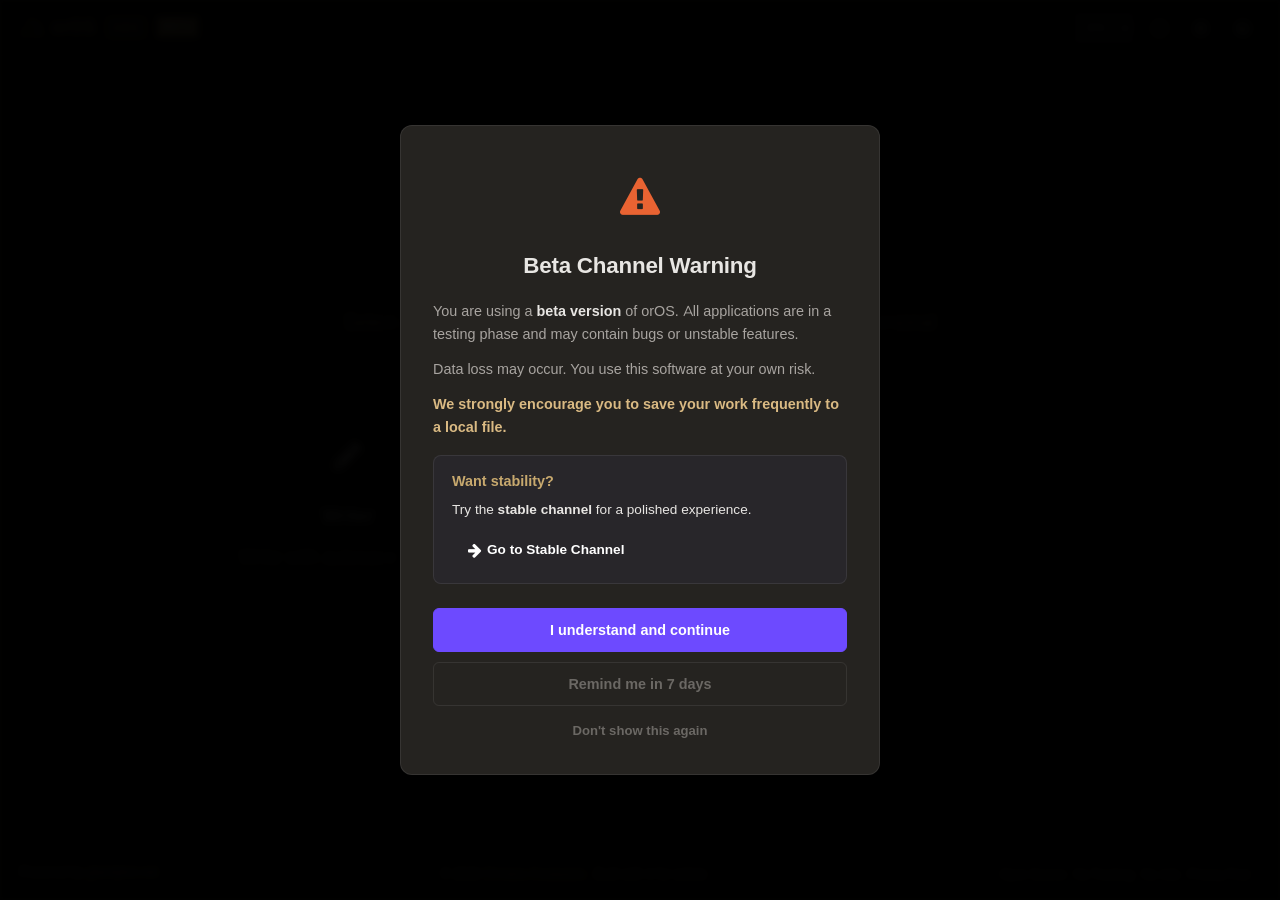
<file: index.html>
<!DOCTYPE html>
<html lang="en">
<head>
  <meta charset="UTF-8">
  <meta name="viewport" content="width=device-width, initial-scale=1.0">
  <meta name="description" content="orOS — The artist's operating system. Privacy-first creative toolkit. Works offline. No tracking.">

  <!-- SEO Meta Tags -->
  <meta name="author" content="Christos Koulaxizis">
  <meta name="robots" content="index, follow">
  <meta name="googlebot" content="index, follow">
  <meta name="theme-color" content="#c8a96e">
  <meta http-equiv="Cache-Control" content="no-cache, no-store, must-revalidate">

  <!-- Open Graph / Facebook -->
  <meta property="og:type" content="website">
  <meta property="og:url" content="https://koulaxizis.github.io/oros-beta/">
  <meta property="og:title" content="orOS — The Artist's Operating System">
  <meta property="og:description" content="Privacy-first creative toolkit. Writer, Case Converter, Kanban, Notes, and more. Works offline. No tracking. No ads.">
  <meta property="og:image" content="https://koulaxizis.github.io/oros-beta/og-image.png">
  <meta property="og:locale" content="en_US">
  <meta property="og:site_name" content="orOS">

  <!-- Twitter Card -->
  <meta name="twitter:card" content="summary_large_image">
  <meta name="twitter:url" content="https://koulaxizis.github.io/oros-beta/">
  <meta name="twitter:title" content="orOS — The Artist's Operating System">
  <meta name="twitter:description" content="Privacy-first creative toolkit. Writer, Case Converter, Kanban, Notes, and more. Works offline. No tracking. No ads.">
  <meta name="twitter:image" content="https://koulaxizis.github.io/oros-beta/twitter-card.png">
  <meta name="twitter:creator" content="@koulaxizis">

  <!-- Additional SEO -->
  <meta name="keywords" content="text editor, case converter, kanban board, wiki notes, privacy, offline, writer, open source, Greek">
  <meta name="distribution" content="global">
  <meta name="rating" content="general">

  <!-- Resource Hints -->
  <link rel="prefetch" href="assets/js/writer.js" as="script">
  <link rel="prefetch" href="assets/js/converter.js" as="script">
  <link rel="prefetch" href="assets/js/kanban.js" as="script">
  <link rel="prefetch" href="assets/js/notes.js" as="script">

  <!-- hreflang for multi-language -->
  <link rel="alternate" hreflang="en" href="https://koulaxizis.github.io/oros-beta/index.html">
  <link rel="alternate" hreflang="el" href="https://koulaxizis.github.io/oros-beta/index.html?lang=el">
  <link rel="alternate" hreflang="x-default" href="https://koulaxizis.github.io/oros-beta/index.html">

  <!-- Structured Data -->
  <script type="application/ld+json">
  {
    "@context": "https://schema.org",
    "@type": "WebSite",
    "name": "orOS",
    "url": "https://koulaxizis.github.io/oros-beta/",
    "author": {
      "@type": "Person",
      "name": "Christos Koulaxizis",
      "url": "https://koulaxizis.gr"
    },
    "description": "Privacy-first creative toolkit. Writer, Case Converter, Kanban, Notes, and more.",
    "inLanguage": ["en", "el"],
    "potentialAction": {
      "@type": "SearchAction",
      "target": "https://koulaxizis.github.io/oros-beta/?q={search_term_string}",
      "query-input": "required name=search_term_string"
    }
  }
  </script>

  <title>orOS — The Artist's Operating System</title>
  <script src="config.js"></script>
  <script>
    if ('serviceWorker' in navigator) {
      window.addEventListener('load', function() {
        navigator.serviceWorker.register(
          OROS_CONFIG.baseHref + 'service-worker.js',
          { scope: OROS_CONFIG.baseHref }
        ).catch(function(err) {
          console.warn('SW registration failed:', err);
        });
      });
    }
  </script>

  <link rel="icon" type="image/svg+xml" href="favicon.svg">
  <link rel="manifest" href="manifest.json">

  <link rel="preload" href="assets/fonts/nunito-regular.woff2" as="font" type="font/woff2" crossorigin>
  <link rel="preload" href="assets/fonts/nunito-medium.woff2" as="font" type="font/woff2" crossorigin>
  <link rel="preload" href="assets/fonts/nunito-semibold.woff2" as="font" type="font/woff2" crossorigin>
  <link rel="preload" href="assets/fonts/nunito-bold.woff2" as="font" type="font/woff2" crossorigin>
  <link rel="preload" href="assets/fonts/nunito-extrabold.woff2" as="font" type="font/woff2" crossorigin>

  <link rel="stylesheet" href="assets/css/icons.css">
  <link rel="stylesheet" href="assets/css/style.css">

  <script src="assets/js/global-settings.js" defer></script>
  <script src="assets/js/seo.js" defer></script>
  <script src="assets/js/components/header.js" defer></script>
  <script src="assets/js/components/footer.js" defer></script>
  <script src="assets/js/main.js" defer></script>

  <style>
    .tool-card-wrapper { position: relative; }
    .tool-info-btn {
      position: absolute;
      top: 8px;
      right: 8px;
      z-index: 10;
      background: var(--bg-panel, #1e1e2e);
      border: 1px solid var(--border-color, #333);
      border-radius: 50%;
      width: 28px;
      height: 28px;
      display: flex;
      align-items: center;
      justify-content: center;
      cursor: pointer;
      color: var(--text-muted, #888);
      font-size: 0.8rem;
      opacity: 0.6;
      transition: opacity 0.2s;
    }
    .tool-info-btn:hover {
      opacity: 1;
      color: var(--primary, #6d4aff);
    }

    /* ===== POPUP CHANNEL SWITCHER ===== */
    .channel-switch-box {
      margin-top: 16px;
      padding: 14px 18px;
      background: var(--bg-input);
      border: 1px solid var(--border-color);
      border-radius: 8px;
      text-align: left;
      font-size: 0.85rem;
      color: var(--text-secondary);
    }

    .channel-switch-label {
      display: block;
      font-weight: 600;
      color: var(--accent-gold);
      margin-bottom: 6px;
      font-size: 0.9rem;
    }

    .channel-switch-text {
      line-height: 1.5;
      color: var(--text-primary);
    }

    .channel-switch-link {
      display: inline-flex;
      align-items: center;
      gap: 6px;
      margin-top: 10px;
      padding: 8px 16px;
      background: var(--primary);
      color: white;
      border-radius: 6px;
      text-decoration: none;
      font-weight: 600;
      transition: background 0.15s;
    }

    .channel-switch-link:hover {
      filter: brightness(1.15);
      color: white;
    }

    .channel-switch-icon {
      font-size: 1rem;
    }

    /* ===== BETA POPUP (EXISTING STYLES) ===== */
    .beta-popup-overlay {
      position: fixed;
      top: 0; left: 0; width: 100%; height: 100%;
      background: rgba(0, 0, 0, 0.7);
      backdrop-filter: blur(3px);
      display: none;
      align-items: center;
      justify-content: center;
      z-index: 5000;
    }
    .beta-popup-overlay.visible { display: flex; }

    .beta-popup {
      background: var(--bg-panel, #1e1e2e);
      border: 1px solid var(--border-color, #333);
      border-radius: 12px;
      max-width: 480px;
      width: 90vw;
      padding: 36px 32px 28px;
      text-align: center;
      box-shadow: 0 12px 48px rgba(0, 0, 0, 0.6);
      animation: betaPopIn 0.35s ease;
    }
    @keyframes betaPopIn {
      from { opacity: 0; transform: scale(0.92) translateY(10px); }
      to { opacity: 1; transform: scale(1) translateY(0); }
    }

    .beta-popup-icon {
      font-size: 2.8rem;
      color: var(--warning-orange, #ff6b35);
      margin-bottom: 14px;
    }
    .beta-popup-title {
      font-size: 1.4rem;
      font-weight: 700;
      color: var(--text-primary, #eee);
      margin: 0 0 16px;
    }
    .beta-popup-body {
      text-align: left;
    }
    .beta-popup-body p {
      font-size: 0.9rem;
      color: var(--text-secondary, #ccc);
      line-height: 1.6;
      margin: 0 0 12px;
    }
    .beta-popup-emphasis {
      color: var(--warning-orange, #ff6b35);
      font-weight: 600;
    }

    .beta-popup-actions {
      display: flex;
      flex-direction: column;
      gap: 10px;
      margin-top: 20px;
    }
    .beta-popup-btn {
      padding: 11px 20px;
      border-radius: 6px;
      font-size: 0.9rem;
      font-family: var(--font-primary, sans-serif);
      font-weight: 600;
      cursor: pointer;
      border: 1px solid transparent;
      transition: all 0.15s;
    }
    .beta-popup-btn.primary {
      background: var(--primary, #6d4aff);
      color: white;
      border-color: var(--primary, #6d4aff);
    }
    .beta-popup-btn.primary:hover {
      filter: brightness(1.15);
    }
    .beta-popup-btn.secondary {
      background: transparent;
      color: var(--text-muted, #888);
      border-color: var(--border-color, #333);
    }
    .beta-popup-btn.secondary:hover {
      color: var(--text-secondary, #aaa);
      border-color: var(--text-secondary, #aaa);
    }
    .beta-popup-btn.tertiary {
      background: transparent;
      color: var(--text-muted, #666);
      border: none;
      font-size: 0.82rem;
      padding: 6px 20px;
    }
    .beta-popup-btn.tertiary:hover {
      color: var(--text-primary, #ccc);
      text-decoration: underline;
    }

    /* ===== WELCOME POPUP ===== */
    .welcome-popup-overlay {
      position: fixed;
      top: 0; left: 0; width: 100%; height: 100%;
      background: rgba(0, 0, 0, 0.6);
      backdrop-filter: blur(2px);
      display: none;
      align-items: center;
      justify-content: center;
      z-index: 5000;
    }
    .welcome-popup-overlay.visible { display: flex; }

    .welcome-popup {
      background: var(--bg-panel, #1e1e2e);
      border: 1px solid var(--border-color, #333);
      border-radius: 12px;
      max-width: 460px;
      width: 90vw;
      padding: 32px 28px 24px;
      text-align: center;
      box-shadow: 0 12px 48px rgba(0, 0, 0, 0.5);
      animation: welcomePopIn 0.35s ease;
    }
    @keyframes welcomePopIn {
      from { opacity: 0; transform: scale(0.92) translateY(10px); }
      to { opacity: 1; transform: scale(1) translateY(0); }
    }

    .welcome-popup-icon {
      font-size: 2.4rem;
      color: var(--accent-gold, #c8a96e);
      margin-bottom: 12px;
    }
    .welcome-popup-title {
      font-size: 1.4rem;
      font-weight: 700;
      color: var(--accent-gold, #c8a96e);
      margin: 0 0 16px;
    }
    .welcome-popup-body {
      text-align: left;
    }
    .welcome-popup-body p {
      font-size: 0.92rem;
      color: var(--text-secondary, #ccc);
      line-height: 1.6;
      margin: 0 0 12px;
    }
    .welcome-popup-body a {
      color: var(--accent-gold, #c8a96e);
      text-decoration: none;
      font-weight: 600;
    }
    .welcome-popup-body a:hover { text-decoration: underline; }

    .welcome-popup-divider {
      height: 1px;
      background: var(--border-color, #333);
      margin: 16px 0;
    }

    .welcome-popup-feedback {
      font-size: 0.88rem;
      color: var(--text-muted, #888);
      text-align: center;
    }
    .welcome-popup-feedback strong {
      color: var(--accent-gold, #c8a96e);
    }

    .welcome-popup-actions {
      display: flex;
      flex-direction: column;
      gap: 8px;
      margin-top: 20px;
    }
    .welcome-popup-btn {
      padding: 10px 20px;
      border-radius: 6px;
      font-size: 0.9rem;
      font-family: var(--font-primary, sans-serif);
      font-weight: 600;
      cursor: pointer;
      border: 1px solid transparent;
      transition: all 0.15s;
    }
    .welcome-popup-btn.primary {
      background: var(--accent-gold, #c8a96e);
      color: var(--bg-dark, #15151f);
      border-color: var(--accent-gold, #c8a96e);
    }
    .welcome-popup-btn.primary:hover { filter: brightness(1.1); }
    .welcome-popup-btn.secondary {
      background: transparent;
      color: var(--text-muted, #888);
      border-color: var(--border-color, #333);
    }
    .welcome-popup-btn.secondary:hover {
      color: var(--text-primary, #eee);
      border-color: var(--text-secondary, #aaa);
    }
  </style>
</head>
<body class="landing-page noscript">
  <script>document.body.classList.remove('noscript'); document.body.classList.add('js-enabled');</script>

  <noscript>
    <div class="noscript-message">JavaScript is required for orOS to function. Please enable JavaScript to use this application.</div>
  </noscript>

  <div id="oros-header"></div>

  <section class="hero">
    <div class="container">
      <div class="hero-content">
        <img src="favicon.svg" alt="orOS Logo" class="hero-logo" loading="eager">
        <h1>orOS</h1>
        <p data-i18n="site_tagline">The artist's operating system</p>
        <p data-i18n="tools_intro">Select a tool below. All applications work offline and respect your personal data.</p>
      </div>

            <div class="tools-grid">
        <div class="tool-card-wrapper">
          <a href="writer.html" class="tool-card" aria-label="Open Writer — rich text editor with autosave">
            <div class="tool-icon"><i class="fa fa-pencil"></i></div>
            <h2 class="tool-name" data-i18n="editor_name">Writer</h2>
            <p class="tool-desc" data-i18n="editor_desc">Write with autosave &amp; stats</p>
          </a>
          <button class="tool-info-btn" id="writer-info-btn" aria-label="Writer features" title="Writer features">
            <i class="fa fa-question-circle"></i>
          </button>
        </div>
        <!--
        <a href="converter.html" class="tool-card" aria-label="Open Case Converter — text transformation tool">
          <div class="tool-icon"><i class="fa fa-text-width"></i></div>
          <h2 class="tool-name" data-i18n="converter_name">Case Converter</h2>
          <p class="tool-desc" data-i18n="converter_desc">Transform text case easily</p>
        </a>
        <a href="kanban.html" class="tool-card" aria-label="Open Kanban — drag and drop kanban board">
          <div class="tool-icon"><i class="fa fa-list-ul"></i></div>
          <h2 class="tool-name" data-i18n="kanban_name">Kanban</h2>
          <p class="tool-desc" data-i18n="kanban_desc">Visual drag &amp; drop board</p>
        </a>
        <a href="notes.html" class="tool-card" aria-label="Open Notes — wiki-style note taking app">
          <div class="tool-icon"><i class="fa fa-sticky-note-o"></i></div>
          <h2 class="tool-name" data-i18n="notes_name">Notes</h2>
          <p class="tool-desc" data-i18n="notes_desc">Linked wiki-style notes</p>
        </a>
        <a href="prompter.html" class="tool-card" aria-label="Open Prompter — writing prompts and inspiration">
          <div class="tool-icon"><i class="fa fa-lightbulb-o"></i></div>
          <h2 class="tool-name" data-i18n="prompter_name">Prompter</h2>
          <p class="tool-desc" data-i18n="prompter_desc">Writing prompts &amp; techniques</p>
        </a>
        <a href="characters.html" class="tool-card" aria-label="Open Characters — character design and relationship mapping">
          <div class="tool-icon"><i class="fa fa-users"></i></div>
          <h2 class="tool-name" data-i18n="characters_name">Characters</h2>
          <p class="tool-desc" data-i18n="characters_desc">Design characters &amp; relationships</p>
        </a>
        <a href="habits.html" class="tool-card" aria-label="Open Habit Tracker — build and track daily habits">
          <div class="tool-icon"><i class="fa fa-check-circle"></i></div>
          <h2 class="tool-name" data-i18n="habits_name">Habits</h2>
          <p class="tool-desc" data-i18n="habits_desc">Track habits &amp; streaks</p>
        </a>
        -->
      </div>
    </div>
  </section>

  <!-- Writer Features Modal -->
  <div class="dialog-overlay" id="writer-features-overlay" style="display:none;">
    <div class="dialog dialog-large">
      <div class="dialog-header">
        <h3>Writer — Features</h3>
        <button class="dialog-close" id="btn-close-writer-features"><i class="fa fa-times"></i></button>
      </div>
      <div class="dialog-body">
                <ul class="help-list" style="columns:2;column-gap:32px;line-height:2;">
          <li>Multiple document tabs</li>
          <li>Auto-save on every keystroke</li>
          <li>Writing goals with lock option</li>
          <li>Document outline navigation</li>
          <li>Word frequency analysis</li>
          <li>Comments with text highlighting</li>
          <li>Footnotes with click-to-highlight</li>
          <li>Auto-generated table of contents</li>
          <li>Document templates (built-in + custom)</li>
          <li>Version history with restore</li>
          <li>Special characters &amp; emoji picker</li>
          <li>Writing session timer (Pomodoro)</li>
          <li>Distraction-free Zen Mode</li>
          <li>Quick format menu (Alt + Right-click)</li>
          <li>Smart typography (auto-convert quotes, symbols)</li>
          <li>Custom auto-correction rules</li>
          <li>Page setup (A4, Letter, Legal, A3, A5, B5)</li>
          <li>Custom header &amp; footer with page numbers</li>
          <li>Cloud sync via Syncthing (File System Access API)</li>
          <li>Ctrl+Click links open in new tab</li>
          <li>Import .txt, .md, .rtf, .html, .docx, .orosdoc</li>
          <li>Export to .txt, .md, .html, .rtf, .pdf, .docx, .orosdoc</li>
          <li>Database export (settings + all documents)</li>
        </ul>
      </div>
      <div class="dialog-actions">
        <button class="btn-primary" id="btn-close-writer-features-ok">OK</button>
      </div>
    </div>
  </div>

  <div class="settings-modal">
    <div class="settings-modal-overlay"></div>
    <div class="settings-modal-content">
      <div class="settings-header">
        <h2 data-i18n="settings">Settings</h2>
        <button class="settings-close" aria-label="Close settings"><i class="fa fa-times"></i></button>
      </div>
      <div class="settings-body">
        <div class="toggles-container">
  <div class="toggle-row">
    <span class="toggle-label" data-i18n="install_app_label">Install as App</span>
<button class="btn-install" id="btn-install" disabled data-i18n="install_app">Install</button>
  </div>
</div>
      </div>
    </div>
  </div>

  <div id="oros-footer"></div>

  <script>
    (function() {
      function openModal() {
        var d = document.getElementById('writer-features-overlay');
        if (d) d.style.display = 'flex';
      }
      function closeModal() {
        var d = document.getElementById('writer-features-overlay');
        if (d) d.style.display = 'none';
      }
      document.addEventListener('click', function(e) {
        var infoBtn = e.target.closest ? e.target.closest('#writer-info-btn') : null;
        if (infoBtn) {
          e.preventDefault();
          e.stopPropagation();
          openModal();
          return;
        }
        var closeBtn = e.target.closest ? e.target.closest('#btn-close-writer-features, #btn-close-writer-features-ok') : null;
        if (closeBtn) {
          closeModal();
          return;
        }
        var overlay = e.target.closest ? e.target.closest('#writer-features-overlay') : null;
        if (overlay && e.target.classList.contains('dialog-overlay')) {
          closeModal();
        }
      });
    })();
  </script>

  <!-- ===== HELP BUTTON → CHANNEL APPROPRIATE POPUP ===== -->
  <script>
    (function() {
      'use strict';

      document.addEventListener('click', function(e) {
        var helpBtn = e.target.closest ? e.target.closest('#btn-help, .help-btn, [data-help]') : null;
        if (!helpBtn) {
          if (e.target && e.target.id === 'btn-help') helpBtn = e.target;
        }
        if (helpBtn) {
          e.preventDefault();
          e.stopPropagation();

          var isBeta = false;
          if (typeof OROS_CONFIG !== 'undefined') {
            var ch = OROS_CONFIG.channel || OROS_CONFIG.environment || '';
            isBeta = ch.toString().toUpperCase() === 'BETA';
          }

          if (isBeta) {
            var betaOverlay = document.getElementById('beta-popup-overlay');
            if (betaOverlay) betaOverlay.classList.add('visible');
          } else {
            var welcomeOverlay = document.getElementById('welcome-popup-overlay');
            if (welcomeOverlay) welcomeOverlay.classList.add('visible');
          }
        }
      }, true);
    })();
  </script>

  <!-- ===== BETA WARNING POPUP ===== -->
  <div class="beta-popup-overlay" id="beta-popup-overlay">
    <div class="beta-popup">
      <div class="beta-popup-icon">
        <i class="fa fa-exclamation-triangle"></i>
      </div>
      <h2 class="beta-popup-title" data-i18n="beta_popup_title">Beta Channel Warning</h2>
      <div class="beta-popup-body">
        <p id="beta-popup-p1">You are using a <strong>beta version</strong> of orOS. All applications are in a testing phase and may contain bugs or unstable features.</p>
        <p id="beta-popup-p2">Data loss may occur. You use this software at your own risk.</p>
        <p id="beta-popup-p3" class="beta-popup-emphasis">We strongly encourage you to save your work frequently to a local file.</p>

        <!-- CHANNEL SWITCH BOX (BETA → STABLE) -->
        <div class="channel-switch-box">
          <span class="channel-switch-label">Want stability?</span>
          <span class="channel-switch-text">
            Try the <strong>stable channel</strong> for a polished experience.
          </span>
          <a href="https://useoros.online" id="beta-to-stable-link" class="channel-switch-link" target="_blank">
            <i class="fa fa-arrow-right channel-switch-icon"></i> Go to Stable Channel
          </a>
        </div>
      </div>
      <div class="beta-popup-actions">
        <button class="beta-popup-btn primary" id="beta-popup-accept" data-i18n="beta_popup_accept">I understand and continue</button>
        <button class="beta-popup-btn secondary" id="beta-popup-remind" data-i18n="beta_popup_remind">Remind me in 7 days</button>
        <button class="beta-popup-btn tertiary" id="beta-popup-never" data-i18n="beta_popup_never">Don't show this again</button>
      </div>
    </div>
  </div>

  <!-- ===== WELCOME POPUP (STABLE CHANNEL) ===== -->
  <div class="welcome-popup-overlay" id="welcome-popup-overlay">
    <div class="welcome-popup">
      <div class="welcome-popup-icon">
        <i class="fa fa-heart"></i>
      </div>
      <h2 class="welcome-popup-title" id="welcome-popup-title">Welcome to orOS</h2>
      <div class="welcome-popup-body">
        <p id="welcome-p1">Thank you for using orOS — the artist's operating system. Every tool here is crafted with care, designed to work offline, and built to respect your privacy above all else.</p>
        <p id="welcome-p2">Whether you're writing, organizing ideas, or building characters — your data stays yours. No accounts, no servers, no tracking. Ever.</p>
      </div>
      <div class="welcome-popup-divider"></div>
      <div class="welcome-popup-feedback">
        <p style="margin:0 0 6px;" id="welcome-feedback-label"><strong>Your voice matters.</strong></p>
        <p style="margin:0;font-size:0.85rem;" id="welcome-feedback-text">
          Feedback, thoughts, suggestions, or bug reports are warmly welcome at:<br>
          <a href="mailto:koulaxizis@glarolykoi.net" class="support-link">koulaxizis@glarolykoi.net</a>
        </p>
      </div>

      <!-- CHANNEL SWITCH BOX (STABLE → BETA) -->
      <div class="channel-switch-box">
        <span class="channel-switch-label">Love experimentation?</span>
        <span class="channel-switch-text">
          Try the <strong>beta channel</strong> to test new features before they're released. May contain bugs!
        </span>
        <a href="https://koulaxizis.github.io/oros-beta/index.html" id="stable-to-beta-link" class="channel-switch-link" target="_blank">
          <i class="fa fa-flask channel-switch-icon"></i> Go to Beta Channel
        </a>
      </div>

      <div class="welcome-popup-actions">
        <button class="welcome-popup-btn primary" id="welcome-popup-close">Got it!</button>
        <button class="welcome-popup-btn secondary" id="welcome-popup-dismiss">Don't show again</button>
      </div>
    </div>
  </div>

  <script>
    // ===== CHANNEL POPUP LOGIC (BETA + STABLE) =====
    (function() {
      'use strict';

      // --- Beta constants ---
      var LS_NEVER = 'oros_beta_warning_never';
      var LS_REMIND = 'oros_beta_warning_remind';
      var SEVEN_DAYS = 7 * 24 * 60 * 60 * 1000;

      // --- Stable constants ---
      var LS_WELCOME_NEVER = 'oros_welcome_never';

      function getChannel() {
        if (typeof OROS_CONFIG === 'undefined') return 'STABLE';
        var ch = OROS_CONFIG.channel || OROS_CONFIG.environment || 'STABLE';
        return ch.toString().toUpperCase();
      }

      function isBetaChannel() {
        return getChannel() === 'BETA';
      }

      function getTrans(key) {
        var lang = localStorage.getItem('oros-language') || 'en';
        var t = (window.OROS_TRANSLATIONS && window.OROS_TRANSLATIONS[lang]) || {};
        return t[key] || key;
      }

      function getBaseHref() {
        if (typeof OROS_CONFIG !== 'undefined' && OROS_CONFIG.baseHref) {
          return OROS_CONFIG.baseHref;
        }
        // Auto-detect based on URL
        var url = window.location.href;
        if (url.indexOf('/oros-beta/') !== -1) return '/oros-beta/';
        return '/oros/';
      }

      // ===== BETA POPUP =====
      function shouldShowBetaPopup() {
        if (!isBetaChannel()) return false;
        if (localStorage.getItem(LS_NEVER) === 'true') return false;
        var remindTs = parseInt(localStorage.getItem(LS_REMIND) || '0', 10);
        if (remindTs && (Date.now() - remindTs) < SEVEN_DAYS) return false;
        return true;
      }

      function showBetaPopup() {
        var overlay = document.getElementById('beta-popup-overlay');
        if (overlay) overlay.classList.add('visible');
      }

      function hideBetaPopup() {
        var overlay = document.getElementById('beta-popup-overlay');
        if (overlay) overlay.classList.remove('visible');
      }

      function localizeBetaButtons() {
        var btns = [
          { id: 'beta-popup-accept', key: 'beta_popup_accept' },
          { id: 'beta-popup-remind', key: 'beta_popup_remind' },
          { id: 'beta-popup-never', key: 'beta_popup_never' }
        ];
        btns.forEach(function(b) {
          var el = document.getElementById(b.id);
          if (el && !el.dataset.localized) {
            el.textContent = getTrans(b.key);
            el.dataset.localized = 'true';
          }
        });

        var paras = [
          { id: 'beta-popup-p1', key: 'beta_popup_p1', fallback: 'You are using a <strong>beta version</strong> of orOS. All applications are in a testing phase and may contain bugs or unstable features.' },
          { id: 'beta-popup-p2', key: 'beta_popup_p2', fallback: 'Data loss may occur. You use this software at your own risk.' },
          { id: 'beta-popup-p3', key: 'beta_popup_p3', fallback: 'We strongly encourage you to save your work frequently to a local file.' }
        ];
        paras.forEach(function(p) {
          var el = document.getElementById(p.id);
          if (el && !el.dataset.localized) {
            var val = getTrans(p.key);
            el.innerHTML = (val && val !== p.key) ? val : p.fallback;
            el.dataset.localized = 'true';
          }
        });

        var title = document.querySelector('.beta-popup-title');
        if (title && !title.dataset.localized) {
          var tVal = getTrans('beta_popup_title');
          title.textContent = (tVal && tVal !== 'beta_popup_title') ? tVal : 'Beta Channel Warning';
          title.dataset.localized = 'true';
        }

        // Set correct stable link based on baseHref
        var stableLink = document.getElementById('beta-to-stable-link');
        if (stableLink) {
          // The href is already set correctly in the HTML
          // (https://useoros.online for beta → stable,
          //  https://koulaxizis.github.io/oros-beta/ for stable → beta)
          // No JS override needed — let the HTML href stand.
        }
      }

      // ===== STABLE WELCOME POPUP =====
      function shouldShowWelcomePopup() {
        if (isBetaChannel()) return false;
        if (localStorage.getItem(LS_WELCOME_NEVER) === 'true') return false;
        return true;
      }

      function showWelcomePopup() {
        var overlay = document.getElementById('welcome-popup-overlay');
        if (overlay) overlay.classList.add('visible');
      }

      function hideWelcomePopup() {
        var overlay = document.getElementById('welcome-popup-overlay');
        if (overlay) overlay.classList.remove('visible');
      }

      function localizeBetaButtonsOnLangChange() {
        var btns = [
          { id: 'beta-popup-accept', key: 'beta_popup_accept' },
          { id: 'beta-popup-remind', key: 'beta_popup_remind' },
          { id: 'beta-popup-never', key: 'beta_popup_never' }
        ];
        btns.forEach(function(b) {
          var el = document.getElementById(b.id);
          if (el) {
            el.textContent = getTrans(b.key);
            el.dataset.localized = 'true';
          }
        });

        var paras = [
          { id: 'beta-popup-p1', key: 'beta_popup_p1', fallback: 'You are using a <strong>beta version</strong> of orOS. All applications are in a testing phase and may contain bugs or unstable features.' },
          { id: 'beta-popup-p2', key: 'beta_popup_p2', fallback: 'Data loss may occur. You use this software at your own risk.' },
          { id: 'beta-popup-p3', key: 'beta_popup_p3', fallback: 'We strongly encourage you to save your work frequently to a local file.' }
        ];
        paras.forEach(function(p) {
          var el = document.getElementById(p.id);
          if (el) {
            var val = getTrans(p.key);
            el.innerHTML = (val && val !== p.key) ? val : p.fallback;
            el.dataset.localized = 'true';
          }
        });

        var title = document.querySelector('.beta-popup-title');
        if (title) {
          var tVal = getTrans('beta_popup_title');
          title.textContent = (tVal && tVal !== 'beta_popup_title') ? tVal : 'Beta Channel Warning';
          title.dataset.localized = 'true';
        }
      }

      function init() {
        // --- Beta channel ---
        if (shouldShowBetaPopup()) {
          var betaOverlay = document.getElementById('beta-popup-overlay');
          if (betaOverlay) {
            localizeBetaButtons();
            setTimeout(showBetaPopup, 600);

            var acceptBtn = document.getElementById('beta-popup-accept');
            if (acceptBtn) acceptBtn.addEventListener('click', hideBetaPopup);

            var remindBtn = document.getElementById('beta-popup-remind');
            if (remindBtn) remindBtn.addEventListener('click', function() {
              localStorage.setItem(LS_REMIND, String(Date.now()));
              localStorage.removeItem(LS_NEVER);
              hideBetaPopup();
            });

            var neverBtn = document.getElementById('beta-popup-never');
            if (neverBtn) neverBtn.addEventListener('click', function() {
              localStorage.setItem(LS_NEVER, 'true');
              localStorage.removeItem(LS_REMIND);
              hideBetaPopup();
            });

            window.addEventListener('oros-language-changed', localizeBetaButtonsOnLangChange);
            document.addEventListener('languageChanged', localizeBetaButtonsOnLangChange);
          }
        }

        // --- Stable channel ---
        if (shouldShowWelcomePopup()) {
          setTimeout(showWelcomePopup, 600);

          var closeBtn = document.getElementById('welcome-popup-close');
          if (closeBtn) closeBtn.addEventListener('click', hideWelcomePopup);

          var dismissBtn = document.getElementById('welcome-popup-dismiss');
          if (dismissBtn) dismissBtn.addEventListener('click', function() {
            localStorage.setItem(LS_WELCOME_NEVER, 'true');
            hideWelcomePopup();
          });
        }

        // --- Manual open via Help button (delegated) ---
        document.addEventListener('click', function(e) {
          // Click outside popup to close
          if (e.target.classList && e.target.classList.contains('welcome-popup-overlay')) {
            hideWelcomePopup();
          }
          if (e.target.classList && e.target.classList.contains('beta-popup-overlay')) {
            hideBetaPopup();
          }
        });

        // Escape closes both
        document.addEventListener('keydown', function(e) {
          if (e.key === 'Escape') {
            hideWelcomePopup();
            hideBetaPopup();
          }
        });
      }

      if (document.readyState === 'loading') {
        document.addEventListener('DOMContentLoaded', init);
      } else {
        init();
      }
    })();
  </script>

</body>
</html>
</file>
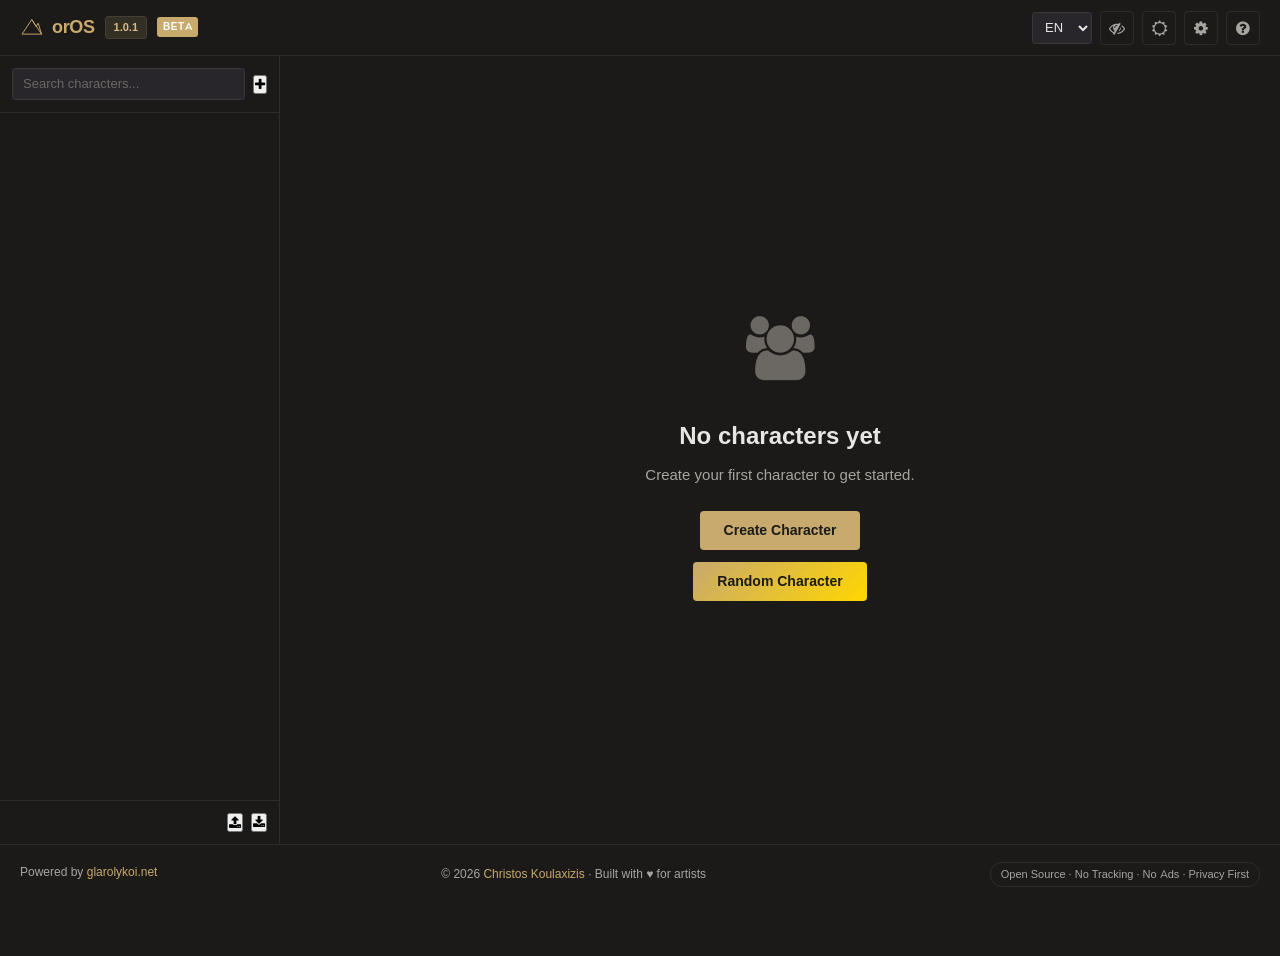
<file: characters.html>
<!DOCTYPE html>
<html lang="en">
<head>
  <meta charset="UTF-8">
  <meta name="viewport" content="width=device-width, initial-scale=1.0">
  <meta name="description" content="orOS Characters — Design characters for your book, film, or series. Track personality traits and character relationships. Works offline. No tracking.">

  <meta name="author" content="Christos Koulaxizis">
  <meta name="robots" content="index, follow">
  <meta name="googlebot" content="index, follow">
  <meta name="theme-color" content="#c8a96e">

  <meta property="og:type" content="article">
  <meta property="og:url" content="https://koulaxizis.github.io/oros-beta/characters.html">
  <meta property="og:title" content="orOS Characters — Privacy-First Character Designer">
  <meta property="og:description" content="Design characters for your book, film, or series. Track personality traits and character relationships. Works offline. No tracking.">
  <meta property="og:image" content="https://koulaxizis.github.io/oros-beta/og-image.png">
  <meta property="og:locale" content="en_US">
  <meta property="og:site_name" content="orOS">

  <meta name="twitter:card" content="summary_large_image">
  <meta name="twitter:url" content="https://koulaxizis.github.io/oros-beta/characters.html">
  <meta name="twitter:title" content="orOS Characters — Privacy-First Character Designer">
  <meta name="twitter:description" content="Design characters for your book, film, or series. Track personality traits and character relationships. Works offline. No tracking.">
  <meta name="twitter:image" content="https://koulaxizis.github.io/oros-beta/twitter-card.png">
  <meta name="twitter:creator" content="@koulaxizis">

  <meta name="keywords" content="character designer, character development, writing tool, storytelling, character relationships, personality traits, offline, privacy, open source">

  <link rel="preconnect" href="https://koulaxizis.github.io">
  <link rel="dns-prefetch" href="https://koulaxizis.github.io">

  <link rel="alternate" hreflang="en" href="https://koulaxizis.github.io/oros-beta/characters.html">
  <link rel="alternate" hreflang="el" href="https://koulaxizis.github.io/oros-beta/characters.html?lang=el">
  <link rel="alternate" hreflang="es" href="https://koulaxizis.github.io/oros-beta/characters.html?lang=es">
  <link rel="alternate" hreflang="it" href="https://koulaxizis.github.io/oros-beta/characters.html?lang=it">
  <link rel="alternate" hreflang="fr" href="https://koulaxizis.github.io/oros-beta/characters.html?lang=fr">
  <link rel="alternate" hreflang="de" href="https://koulaxizis.github.io/oros-beta/characters.html?lang=de">
  <link rel="alternate" hreflang="x-default" href="https://koulaxizis.github.io/oros-beta/characters.html">

  <title>orOS Characters</title>
  <script src="config.js"></script>
  <script>
    document.write('<base href="' + (OROS_CONFIG.baseHref || '/') + '">');
    var cLink = document.createElement('link');
    cLink.rel = 'canonical';
    cLink.href = OROS_CONFIG.domain + window.location.pathname;
    document.head.appendChild(cLink);
  </script>

  <link rel="icon" type="image/svg+xml" href="favicon.svg">
  <link rel="manifest" href="manifest.json">

  <link rel="preload" href="assets/fonts/nunito-regular.woff2" as="font" type="font/woff2" crossorigin>
  <link rel="preload" href="assets/fonts/nunito-medium.woff2" as="font" type="font/woff2" crossorigin>
  <link rel="preload" href="assets/fonts/nunito-semibold.woff2" as="font" type="font/woff2" crossorigin>
  <link rel="preload" href="assets/fonts/nunito-bold.woff2" as="font" type="font/woff2" crossorigin>
  <link rel="preload" href="assets/fonts/nunito-extrabold.woff2" as="font" type="font/woff2" crossorigin>

  <link rel="stylesheet" href="assets/css/icons.css">
  <link rel="stylesheet" href="assets/css/style.css">
  <link rel="stylesheet" href="assets/css/characters.css">

  <script src="assets/js/global-settings.js" defer></script>
  <script src="assets/js/seo.js" defer></script>
  <script src="assets/js/components/header.js" defer></script>
  <script src="assets/js/components/footer.js" defer></script>
  <script src="assets/js/characters.js" defer></script>
  <script src="assets/js/main.js" defer></script>
</head>
<body class="noscript">
  <script>document.body.classList.remove('noscript'); document.body.classList.add('js-enabled');</script>

  <noscript>
    <div class="noscript-message">JavaScript is required for orOS Characters to function. Please enable JavaScript.</div>
  </noscript>

  <div id="oros-header"></div>

  <div id="app-wrapper">

    <aside id="char-sidebar">
      <div class="sidebar-header">
        <input type="text" id="char-search" class="sidebar-search" data-i18n-placeholder="char_search_placeholder" placeholder="Search characters...">
        <button class="action-btn" id="btn-new-char" data-i18n-tooltip="char_new_tt" title="New character">
          <i class="fa fa-plus"></i>
        </button>
      </div>
      <div id="char-list" class="char-list"></div>
      <div class="sidebar-footer">
        <button class="action-btn" id="btn-import-char" data-i18n-tooltip="char_import_tt" title="Import">
          <i class="fa fa-upload"></i>
        </button>
        <input type="file" id="char-file-input" accept=".json" style="display:none;">
        <button class="action-btn" id="btn-export-all" data-i18n-tooltip="char_export_all_tt" title="Export all">
          <i class="fa fa-download"></i>
        </button>
      </div>
    </aside>

    <main id="char-main">

      <!-- VIEW TOGGLE BAR -->
      <div id="view-toggle-bar" class="view-toggle-bar" style="display:none;">
        <button class="view-toggle-btn active" id="btn-view-detail" data-view="detail">
          <i class="fa fa-user"></i> <span data-i18n="char_view_detail">Detail</span>
        </button>
        <button class="view-toggle-btn" id="btn-view-grid" data-view="grid">
          <i class="fa fa-users"></i> <span data-i18n="char_view_grid">Relationships</span>
        </button>
        <button class="view-toggle-btn" id="btn-view-compare" data-view="compare">
          <i class="fa fa-sort"></i> <span data-i18n="char_view_compare">Compare</span>
        </button>
      </div>

      <!-- EMPTY STATE -->
      <div id="char-empty-state" class="char-empty-state">
        <div class="empty-icon"><i class="fa fa-users"></i></div>
        <h2 data-i18n="char_empty_title">No characters yet</h2>
        <p data-i18n="char_empty_desc">Create your first character to get started.</p>
        <button class="btn-install" id="btn-create-first-char" data-i18n="char_create_first">Create Character</button>
        <button class="btn-install" id="btn-generate-random" data-i18n="char_generate_random">Random Character</button>
      </div>

      <!-- DETAIL VIEW -->
      <div id="char-detail" class="char-detail" style="display:none;">

        <div class="char-detail-header">
          <div class="char-avatar" id="char-avatar"></div>
          <input type="text" id="char-name-input" class="char-name-input"
                 data-i18n-placeholder="char_name_placeholder" placeholder="Character name...">
          <div class="char-actions">
            <!-- Template Dropdown -->
            <div class="dropdown" id="template-dropdown-container">
              <button class="action-btn dropdown-toggle" id="btn-apply-template" data-i18n-tooltip="char_apply_template" title="Apply template">
                <i class="fa fa-magic"></i>
                <i class="fa fa-caret-down dropdown-arrow-icon"></i>
              </button>
              <div class="dropdown-content" id="template-dropdown">
                <button data-template="hero" data-i18n="tpl_hero">Hero</button>
                <button data-template="villain" data-i18n="tpl_villain">Villain</button>
                <button data-template="mentor" data-i18n="tpl_mentor">Mentor</button>
                <button data-template="trickster" data-i18n="tpl_trickster">Trickster</button>
                <button data-template="herald" data-i18n="tpl_herald">Herald</button>
                <button data-template="shadow" data-i18n="tpl_shadow">Shadow</button>
              </div>
            </div>
            <!-- Export Dropdown -->
            <div class="dropdown" id="char-export-dropdown-container">
              <button class="action-btn dropdown-toggle" id="btn-export-char" data-i18n-tooltip="tooltip_export" title="Export character">
                <i class="fa fa-download"></i>
                <i class="fa fa-caret-down dropdown-arrow-icon"></i>
              </button>
              <div class="dropdown-content" id="char-export-dropdown">
                <button data-format="md" data-i18n="char_export_md">Export as Markdown</button>
                <button data-format="json" data-i18n="char_export_json">Export as JSON</button>
                <button data-action="send-writer" data-i18n="char_send_writer">Send to Writer</button>
                <button data-action="send-notes" data-i18n="char_send_notes">Export to Notes</button>
                <button data-action="send-kanban" data-i18n="char_send_kanban">Create Kanban Board</button>
              </div>
            </div>
            <!-- Clone Button -->
            <button class="action-btn" id="btn-clone-char" data-i18n-tooltip="char_clone_tt" title="Clone character">
              <i class="fa fa-files-o"></i>
            </button>
            <!-- Delete Button -->
            <button class="action-btn" id="btn-delete-char" data-i18n-tooltip="char_delete_tt" title="Delete character">
              <i class="fa fa-trash-o"></i>
            </button>
          </div>
        </div>

        <div class="char-basic-info">
          <div class="char-field">
            <label data-i18n="char_role">Role</label>
            <select id="char-role">
              <option value="protagonist" data-i18n="role_protagonist">Protagonist</option>
              <option value="antagonist" data-i18n="role_antagonist">Antagonist</option>
              <option value="supporting" data-i18n="role_supporting">Supporting</option>
              <option value="extra" data-i18n="role_extra">Extra</option>
            </select>
          </div>
          <div class="char-field">
            <label data-i18n="char_age">Age</label>
            <input type="text" id="char-age" placeholder="—">
          </div>
          <div class="char-field">
            <label data-i18n="char_gender">Gender</label>
            <input type="text" id="char-gender" placeholder="—">
          </div>
          <div class="char-field">
            <label data-i18n="char_occupation">Occupation</label>
            <input type="text" id="char-occupation" placeholder="—">
          </div>
        </div>

        <!-- RADAR CHART SECTION -->
        <div class="char-section">
          <h3 class="section-title" data-i18n="char_traits_visual">Traits Profile</h3>
          <canvas id="trait-radar-chart" width="300" height="250" style="display:block;margin:0 auto;"></canvas>
        </div>

        <div class="char-section">
          <h3 class="section-title" data-i18n="char_appearance">Appearance</h3>
          <textarea id="char-appearance" class="char-textarea"
                    data-i18n-placeholder="char_appearance_ph"
                    placeholder="Physical description, clothing, distinguishing features..."></textarea>
        </div>

        <div class="char-section">
          <h3 class="section-title" data-i18n="char_personality_tags">Personality Tags</h3>
          <div id="char-personality-tags" class="tag-container"></div>
          <div class="tag-input-row">
            <input type="text" id="char-tag-input"
                   data-i18n-placeholder="char_tag_placeholder"
                   placeholder="Add tag...">
            <button class="mini-btn" id="btn-add-tag"><i class="fa fa-plus"></i></button>
          </div>
        </div>

        <div class="char-section">
          <h3 class="section-title" data-i18n="char_traits">Traits</h3>
          <div id="char-traits" class="traits-container"></div>
        </div>

        <div class="char-section">
          <h3 class="section-title" data-i18n="char_backstory">Backstory</h3>
          <textarea id="char-backstory" class="char-textarea"
                    data-i18n-placeholder="char_backstory_ph"
                    placeholder="Character's background story..."></textarea>
        </div>

        <div class="char-section">
          <h3 class="section-title" data-i18n="char_motivations">Motivations</h3>
          <textarea id="char-motivations" class="char-textarea"
                    data-i18n-placeholder="char_motivations_ph"
                    placeholder="What drives this character?"></textarea>
        </div>

        <div class="char-section">
          <h3 class="section-title" data-i18n="char_goals">Goals</h3>
          <div id="char-goals" class="goal-list"></div>
          <div class="goal-input-row">
            <input type="text" id="char-goal-input"
                   data-i18n-placeholder="char_goal_placeholder"
                   placeholder="Add goal...">
            <button class="mini-btn" id="btn-add-goal"><i class="fa fa-plus"></i></button>
          </div>
        </div>

        <div class="char-section">
          <h3 class="section-title" data-i18n="char_flaws">Flaws</h3>
          <textarea id="char-flaws" class="char-textarea"
                    data-i18n-placeholder="char_flaws_ph"
                    placeholder="Character weaknesses and flaws..."></textarea>
        </div>

        <div class="char-section">
          <h3 class="section-title" data-i18n="char_arc">Character Arc</h3>
          <textarea id="char-arc" class="char-textarea"
                    data-i18n-placeholder="char_arc_ph"
                    placeholder="From where to where does this character grow?"></textarea>
        </div>

        <div class="char-section">
          <h3 class="section-title" data-i18n="char_relationships">Relationships</h3>
          <div id="char-relationships" class="rel-list"></div>
          <div class="rel-add-form" id="rel-add-form">
            <select id="rel-target-select" class="rel-select"></select>
            <select id="rel-type-select" class="rel-select">
              <option value="friend" data-i18n="rel_friend">Friend</option>
              <option value="enemy" data-i18n="rel_enemy">Enemy</option>
              <option value="father" data-i18n="rel_father">Father</option>
              <option value="mother" data-i18n="rel_mother">Mother</option>
              <option value="sibling" data-i18n="rel_sibling">Sibling</option>
              <option value="lover" data-i18n="rel_lover">Lover</option>
              <option value="spouse" data-i18n="rel_spouse">Spouse</option>
              <option value="mentor" data-i18n="rel_mentor">Mentor</option>
              <option value="rival" data-i18n="rel_rival">Rival</option>
              <option value="ally" data-i18n="rel_ally">Ally</option>
              <option value="child" data-i18n="rel_child">Child</option>
              <option value="custom" data-i18n="rel_custom">Custom</option>
            </select>
            <input type="text" id="rel-notes-input" class="rel-notes-input"
                   data-i18n-placeholder="rel_notes_placeholder"
                   placeholder="Notes...">
            <button class="mini-btn" id="btn-add-relationship"><i class="fa fa-plus"></i></button>
          </div>
        </div>

      </div>

      <!-- GRID VIEW (Relationships) -->
      <div id="char-grid-view" class="char-grid-view" style="display:none;">
        <div class="grid-header">
          <h2 data-i18n="char_grid_title">Character Relationship Matrix</h2>
          <p class="grid-subtitle" data-i18n="char_grid_subtitle">Rows define relationships towards columns. Click a name to select that character.</p>
        </div>
        <div id="char-grid-empty" class="char-grid-empty" style="display:none;">
          <div class="empty-icon"><i class="fa fa-users"></i></div>
          <p data-i18n="char_grid_needs_two">Add at least 2 characters to see relationships.</p>
        </div>
        <div id="char-grid-legend" class="grid-legend" style="display:none;"></div>
        <div id="char-grid-container" class="grid-scroll-container"></div>
      </div>

      <!-- COMPARISON VIEW -->
      <div id="char-compare-view" class="char-compare-view" style="display:none;">
        <div class="compare-header">
          <h2 data-i18n="char_compare_title">Character Comparison</h2>
          <p class="compare-subtitle" data-i18n="char_compare_subtitle">Select 2-4 characters from the sidebar to compare traits, roles, and goals.</p>
        </div>
        <div id="compare-selection" class="compare-selection">
          <div class="compare-select-title" data-i18n="compare_select_hint">Selected:</div>
          <div id="compare-chips-container" class="compare-chips"></div>
          <p class="compare-hint" data-i18n="compare_max_hint">Maximum 4 characters</p>
        </div>
        <div id="compare-empty" class="char-grid-empty" style="display:none;">
          <div class="empty-icon"><i class="fa fa-sort"></i></div>
          <p data-i18n="compare_select_to_continue">Select at least 2 characters to compare.</p>
        </div>
        <div id="compare-content" class="compare-content" style="display:none;">
          <!-- Traits comparison -->
          <div class="compare-section">
            <h3 class="section-title" data-i18n="char_traits">Traits</h3>
            <div id="compare-traits-table" class="compare-table"></div>
          </div>
          <!-- Roles & basic info -->
          <div class="compare-section">
            <h3 class="section-title" data-i18n="char_basic">Basic Info</h3>
            <div id="compare-basic-table" class="compare-table"></div>
          </div>
          <!-- Goals comparison -->
          <div class="compare-section">
            <h3 class="section-title" data-i18n="char_goals">Goals</h3>
            <div id="compare-goals-table" class="compare-table"></div>
          </div>
        </div>
      </div>

    </main>

  </div>

  <!-- COMPARE SELECTION MODAL -->
  <div id="compare-modal" class="modal-overlay" style="display:none;">
    <div class="modal-content">
      <div class="modal-header">
        <h3 data-i18n="compare_choose_chars">Choose Characters to Compare</h3>
        <button class="modal-close" aria-label="Close"><i class="fa fa-times"></i></button>
      </div>
      <div id="compare-char-list" class="compare-char-list"></div>
      <div class="modal-footer">
        <button class="btn-secondary" id="btn-clear-compare" data-i18n="compare_clear">Clear All</button>
        <button class="btn-primary" id="btn-start-compare" data-i18n="compare_start">Start Comparison</button>
      </div>
    </div>
  </div>

  <div class="settings-modal">
    <div class="settings-modal-overlay"></div>
    <div class="settings-modal-content">
      <div class="settings-header">
        <h2 data-i18n="settings">Settings</h2>
        <button class="settings-close" aria-label="Close settings"><i class="fa fa-times"></i></button>
      </div>
      <div class="settings-nav">
        <button class="tab-btn active" data-tab="global-settings" data-i18n="tab_global">Global</button>
        <button class="tab-btn" data-tab="characters-settings" data-i18n="tab_characters">Characters</button>
      </div>
      <div class="settings-body">
        <div class="tab-panel" id="global-settings" style="display:flex;">
          <div class="toggles-container">
            <div class="toggle-row">
              <span class="toggle-label" data-i18n="toggle_zen">Zen Mode</span>
              <label class="switch"><input type="checkbox" id="toggle-zen-mode"><span class="slider"></span></label>
            </div>
            <div class="toggle-row">
              <span class="toggle-label" data-i18n="install_app">Install as App</span>
              <button class="btn-install" id="btn-install" disabled data-i18n="install_app">Install</button>
            </div>
            <div class="settings-divider"></div>
            <div class="beta-section">
              <div class="beta-header" data-i18n="beta_title">Beta Channel</div>
              <p class="beta-warning" data-i18n="beta_warning">This is a beta version. Features may change.</p>
              <div class="beta-links">
                <a href="https://github.com/koulaxizis/oros-beta" target="_blank" rel="noopener" class="beta-btn" data-i18n="beta_repo_link">GitHub Repository</a>
                <a href="https://koulaxizis.github.io/oros-beta/characters.html" target="_blank" rel="noopener" class="beta-btn" data-i18n="link_live_beta">Live Beta</a>
              </div>
            </div>
          </div>
        </div>
        <div class="tab-panel" id="characters-settings" style="display:none;">
          <div class="toggles-container">
            <div class="toggle-row">
              <span class="toggle-label" data-i18n="toggle_hide_new_char_btn">Hide New Character Button</span>
              <label class="switch"><input type="checkbox" id="toggle-hide-new-char-btn"><span class="slider"></span></label>
            </div>
            <div class="toggle-row">
              <span class="toggle-label" data-i18n="toggle_hide_char_export_btn">Hide Export Button</span>
              <label class="switch"><input type="checkbox" id="toggle-hide-char-export-btn"><span class="slider"></span></label>
            </div>
            <div class="toggle-row">
              <span class="toggle-label" data-i18n="toggle_hide_char_import_btn">Hide Import Button</span>
              <label class="switch"><input type="checkbox" id="toggle-hide-char-import-btn"><span class="slider"></span></label>
            </div>
            <div class="toggle-row">
              <span class="toggle-label" data-i18n="toggle_hide_char_search">Hide Search Box</span>
              <label class="switch"><input type="checkbox" id="toggle-hide-char-search"><span class="slider"></span></label>
            </div>
            <div class="toggle-row">
              <span class="toggle-label" data-i18n="toggle_show_radar">Show Radar Chart</span>
              <label class="switch"><input type="checkbox" id="toggle-show-radar"><span class="slider"></span></label>
            </div>
            <div class="toggle-row">
              <span class="toggle-label" data-i18n="toggle_drag_reorder">Enable Drag-to-Reorder</span>
              <label class="switch"><input type="checkbox" id="toggle-drag-reorder"><span class="slider"></span></label>
            </div>
            <div class="settings-divider"></div>
            <table class="shortcut-table">
              <thead><tr><th data-i18n="shortcut_action">Action</th><th data-i18n="shortcut_key">Shortcut</th></tr></thead>
              <tbody>
                <tr><td>New Character</td><td><kbd>Ctrl+N</kbd></td></tr>
                <tr><td>Export All</td><td><kbd>Ctrl+S</kbd></td></tr>
                <tr><td>Zen Mode</td><td><kbd>F9</kbd></td></tr>
                <tr><td>Close Panels</td><td><kbd>Esc</kbd></td></tr>
              </tbody>
            </table>
          </div>
        </div>
      </div>
    </div>
  </div>

  <div id="oros-footer"></div>

  <script>
    if ('serviceWorker' in navigator) {
      window.addEventListener('load', function() {
        navigator.serviceWorker.register(
          OROS_CONFIG.baseHref + 'service-worker.js',
          { scope: OROS_CONFIG.baseHref }
        ).catch(function(err) {
          console.warn('SW registration failed:', err);
        });
      });
    }
  </script>

</body>
</html>
</file>
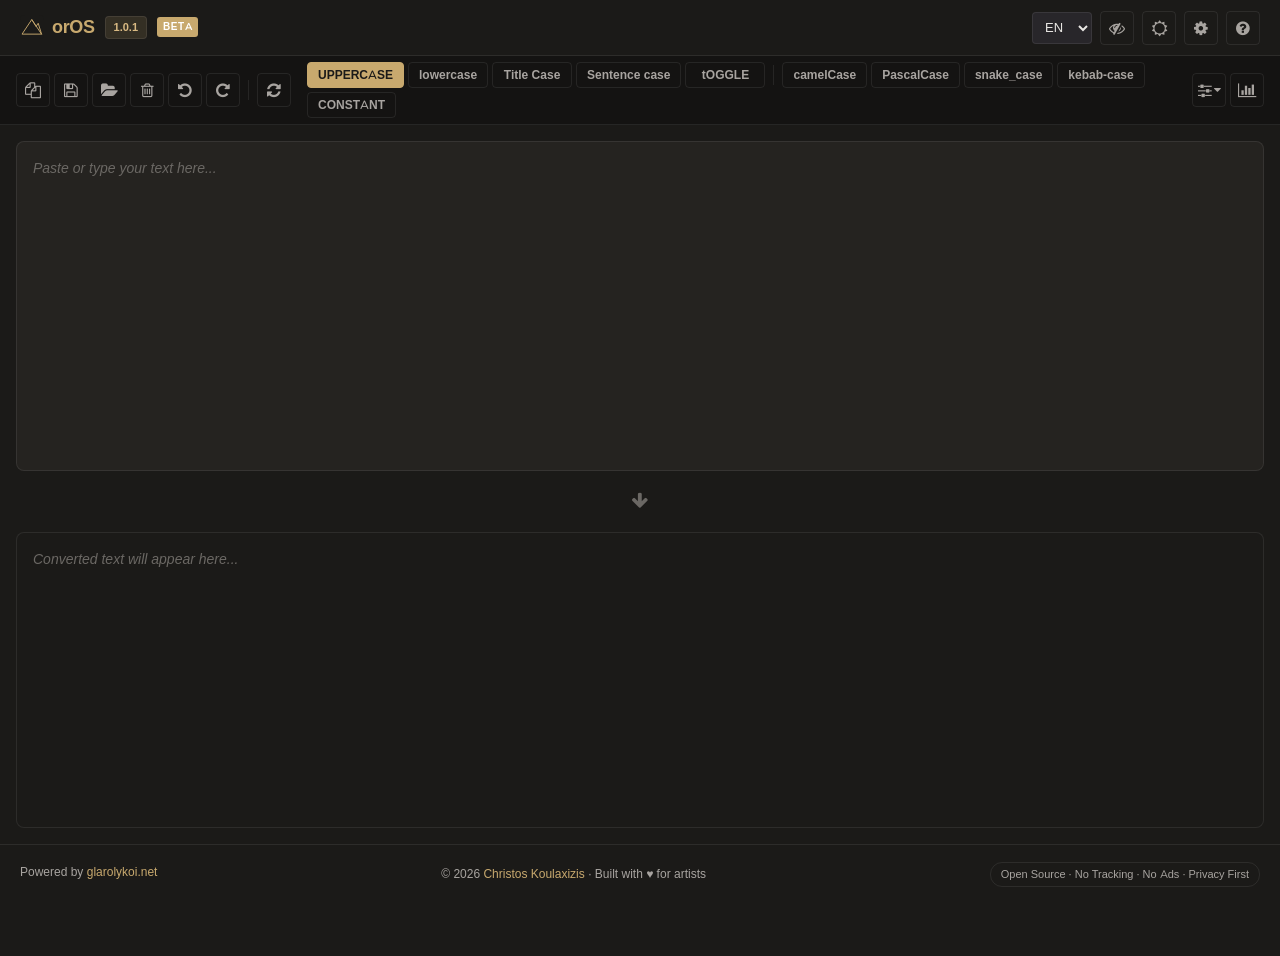
<file: converter.html>
<!DOCTYPE html>
<html lang="en">
<head>
  <meta charset="UTF-8">
  <meta name="viewport" content="width=device-width, initial-scale=1.0">
  <meta name="description" content="orOS Case Converter — Privacy-first text transformation tool with 10 case modes and Greek accent stripping. Works offline. No tracking.">
  
  <!-- SEO Meta Tags -->
  <meta name="author" content="Christos Koulaxizis">
  <meta name="robots" content="index, follow">
  <meta name="googlebot" content="index, follow">
  <meta name="theme-color" content="#c8a96e">
  
  <!-- Open Graph / Facebook -->
  <meta property="og:type" content="article">
  <meta property="og:url" content="https://koulaxizis.github.io/oros-beta/converter.html">
  <meta property="og:title" content="orOS Case Converter — Privacy-First Text Transformation">
  <meta property="og:description" content="Convert text to 10 different cases. Greek accent stripping. Markdown formatting removal. Works offline. No tracking.">
  <meta property="og:image" content="https://koulaxizis.github.io/oros-beta/og-image.png">
  <meta property="og:locale" content="en_US">
  <meta property="og:site_name" content="orOS">
  
  <!-- Additional SEO -->
  <meta name="keywords" content="case converter, text transformation, uppercase, lowercase, title case, camelCase, snake_case, kebab-case, Greek accents, Markdown, privacy, offline">
  
  <!-- Resource Hints -->
  <link rel="preconnect" href="https://koulaxizis.github.io">
  <link rel="dns-prefetch" href="https://koulaxizis.github.io">
  
  <!-- hreflang -->
  <link rel="alternate" hreflang="en" href="https://koulaxizis.github.io/oros-beta/converter.html">
  <link rel="alternate" hreflang="el" href="https://koulaxizis.github.io/oros-beta/converter.html?lang=el">
  <link rel="alternate" hreflang="x-default" href="https://koulaxizis.github.io/oros-beta/converter.html">
  
  <title>orOS Case Converter</title>
  <script src="config.js"></script>
  <script>
    if ('serviceWorker' in navigator) {
      window.addEventListener('load', function() {
        navigator.serviceWorker.register(
          OROS_CONFIG.baseHref + 'service-worker.js',
          { scope: OROS_CONFIG.baseHref }
        ).catch(function(err) {
          console.warn('SW registration failed:', err);
        });
      });
    }
  </script>

  <link rel="icon" type="image/svg+xml" href="favicon.svg">
  <link rel="manifest" href="manifest.json">

  <link rel="preload" href="assets/fonts/nunito-regular.woff2" as="font" type="font/woff2" crossorigin>
  <link rel="preload" href="assets/fonts/nunito-medium.woff2" as="font" type="font/woff2" crossorigin>
  <link rel="preload" href="assets/fonts/nunito-semibold.woff2" as="font" type="font/woff2" crossorigin>
  <link rel="preload" href="assets/fonts/nunito-bold.woff2" as="font" type="font/woff2" crossorigin>
  <link rel="preload" href="assets/fonts/nunito-extrabold.woff2" as="font" type="font/woff2" crossorigin>

  <link rel="stylesheet" href="assets/css/icons.css">
  <link rel="stylesheet" href="assets/css/style.css">
  <link rel="stylesheet" href="assets/css/converter.css">

  <!-- Global settings manager (SHARED with Writer) -->
  <script src="assets/js/global-settings.js" defer></script>
  <script src="assets/js/seo.js" defer></script>
  
  <script src="assets/js/components/header.js" defer></script>
  <script src="assets/js/components/footer.js" defer></script>
  <script src="assets/js/converter.js" defer></script>
  <script src="assets/js/main.js" defer></script>
</head>
<body class="noscript converter-page">
  <script>document.body.classList.remove('noscript'); document.body.classList.add('js-enabled');</script>

  <noscript>
    <div class="noscript-message">JavaScript is required for orOS Case Converter to function. Please enable JavaScript.</div>
  </noscript>

  <div id="oros-header"></div>

  <div id="converter-wrapper">

    <div class="converter-toolbar" id="converter-toolbar">
      <div class="toolbar-section toolbar-left">
        <button class="action-btn" id="btn-conv-copy" data-i18n-tooltip="tooltip_copy" title="Copy to clipboard">
          <i class="fa fa-copy"></i>
        </button>
        <button class="action-btn" id="btn-conv-save" data-i18n-tooltip="tooltip_save_file" title="Save file (Ctrl+S)">
          <i class="fa fa-save"></i>
        </button>
        <button class="action-btn" id="btn-conv-open" data-i18n-tooltip="tooltip_open" title="Open file">
          <i class="fa fa-folder-open"></i>
        </button>
        <input type="file" id="file-input" accept=".txt,.md,.markdown" style="display:none;">
        <button class="action-btn" id="btn-conv-clear" data-i18n-tooltip="tooltip_clear" title="Clear all">
          <i class="fa fa-trash-o"></i>
        </button>
        <button class="action-btn" id="btn-conv-undo" data-i18n-tooltip="tooltip_undo" title="Undo (Ctrl+Z)">
          <i class="fa fa-undo"></i>
        </button>
        <button class="action-btn" id="btn-conv-redo" data-i18n-tooltip="tooltip_redo" title="Redo (Ctrl+Y)">
          <i class="fa fa-repeat"></i>
        </button>
        <span class="tb-separator"></span>
        <button class="action-btn" id="btn-conv-reset" data-i18n-tooltip="tooltip_reset" title="Restore original">
          <i class="fa fa-refresh"></i>
        </button>
      </div>

      <div class="toolbar-section toolbar-center">
        <button class="mode-btn active" data-mode="uppercase" data-i18n="mode_uppercase" title="UPPERCASE">UPPERCASE</button>
        <button class="mode-btn" data-mode="lowercase" data-i18n="mode_lowercase" title="lowercase">lowercase</button>
        <button class="mode-btn" data-mode="title" data-i18n="mode_title" title="Title Case">Title Case</button>
        <button class="mode-btn" data-mode="sentence" data-i18n="mode_sentence" title="Sentence case">Sentence case</button>
        <button class="mode-btn" data-mode="toggle" data-i18n="mode_toggle" title="tOGGLE cASE">tOGGLE</button>
        <span class="tb-separator"></span>
        <button class="mode-btn" data-mode="camel" data-i18n="mode_camel" title="camelCase">camelCase</button>
        <button class="mode-btn" data-mode="pascal" data-i18n="mode_pascal" title="PascalCase">PascalCase</button>
        <button class="mode-btn" data-mode="snake" data-i18n="mode_snake" title="snake_case">snake_case</button>
        <button class="mode-btn" data-mode="kebab" data-i18n="mode_kebab" title="kebab-case">kebab-case</button>
        <button class="mode-btn" data-mode="constant" data-i18n="mode_constant" title="CONSTANT_CASE">CONSTANT</button>
      </div>

      <div class="toolbar-section toolbar-right">
        <div class="options-dropdown" id="options-dropdown-container">
          <button class="action-btn dropdown-toggle" id="btn-conv-options" data-i18n-tooltip="tooltip_options" title="Conversion options">
            <i class="fa fa-sliders"></i>
            <i class="fa fa-caret-down dropdown-arrow-icon"></i>
          </button>
          <div class="dropdown-content" id="options-dropdown">
            <div class="dropdown-option">
              <label class="option-label">
                <input type="checkbox" id="opt-sentence-preserve">
                <span data-i18n="opt_sentence_preserve">Preserve sentence starts</span>
              </label>
            </div>
            <div class="dropdown-option">
              <label class="option-label">
                <input type="checkbox" id="opt-word-preserve">
                <span data-i18n="opt_word_preserve">Preserve word starts</span>
              </label>
            </div>
            <div class="dropdown-option">
              <label class="option-label">
                <input type="checkbox" id="opt-acronyms">
                <span data-i18n="opt_acronyms">Preserve acronyms</span>
              </label>
            </div>
            <div class="dropdown-option">
              <label class="option-label">
                <input type="checkbox" id="opt-roman">
                <span data-i18n="opt_roman">Preserve Roman numerals</span>
              </label>
            </div>
            <div class="dropdown-divider"></div>
            <div class="dropdown-option">
              <label class="option-label">
                <input type="checkbox" id="opt-trim">
                <span data-i18n="opt_trim">Trim lines</span>
              </label>
            </div>
            <div class="dropdown-option">
              <label class="option-label">
                <input type="checkbox" id="opt-collapse">
                <span data-i18n="opt_collapse">Collapse spaces</span>
              </label>
            </div>
            <div class="dropdown-option">
              <label class="option-label">
                <input type="checkbox" id="opt-removelinebreaks">
                <span data-i18n="opt_removelinebreaks">Remove line breaks</span>
              </label>
            </div>
            <div class="dropdown-option">
              <label class="option-label">
                <input type="checkbox" id="opt-removechars">
                <span data-i18n="opt_removechars">Remove special chars</span>
              </label>
            </div>
            <div class="dropdown-option">
              <label class="option-label">
                <input type="checkbox" id="opt-stripaccents">
                <span data-i18n="opt_stripaccents">Strip accents</span>
              </label>
            </div>
            <div class="dropdown-option">
              <label class="option-label">
                <input type="checkbox" id="opt-stripformatting">
                <span data-i18n="opt_stripformatting">Strip formatting</span>
              </label>
            </div>
          </div>
        </div>
        <button class="action-btn" id="btn-conv-stats" data-i18n-tooltip="tooltip_stats" title="Statistics">
          <i class="fa fa-bar-chart"></i>
        </button>
      </div>
    </div>

    <div class="converter-content">
      <textarea id="input-area" data-i18n-placeholder="input_placeholder" spellcheck="false"></textarea>
      <div class="arrow-indicator"><i class="fa fa-arrow-down"></i></div>
      <div class="output-container">
        <textarea id="output-area" readonly data-i18n-placeholder="output_placeholder" spellcheck="false"></textarea>
        <div class="stats-panel" id="stats-panel" style="display:none;">
          <div class="stat-item">
            <span class="stat-label" data-i18n="conv_stats_chars">Characters</span>
            <span class="stat-value" id="stat-chars">0</span>
          </div>
          <div class="stat-item">
            <span class="stat-label" data-i18n="conv_stats_words">Words</span>
            <span class="stat-value" id="stat-words">0</span>
          </div>
          <div class="stat-item">
            <span class="stat-label" data-i18n="conv_stats_lines">Lines</span>
            <span class="stat-value" id="stat-lines">0</span>
          </div>
          <div class="stat-item">
            <span class="stat-label" data-i18n="conv_stats_sentences">Sentences</span>
            <span class="stat-value" id="stat-sentences">0</span>
          </div>
        </div>
      </div>
    </div>

  </div>

  <!-- SHARED SETTINGS MODAL -->
  <div class="settings-modal">
    <div class="settings-modal-overlay"></div>
    <div class="settings-modal-content">
      <div class="settings-header">
        <h2 data-i18n="settings">Settings</h2>
        <button class="settings-close" aria-label="Close settings"><i class="fa fa-times"></i></button>
      </div>
      <div class="settings-nav">
        <button class="tab-btn active" data-tab="global-settings" data-i18n="tab_global">Global</button>
        <button class="tab-btn" data-tab="writer-settings" data-i18n="tab_writer">Writer</button>
        <button class="tab-btn" data-tab="converter-settings" data-i18n="tab_converter">Converter</button>
      </div>
      <div class="settings-body">
        <div class="tab-panel" id="global-settings" style="display:flex;">
          <div class="toggles-container">
            <div class="toggle-row">
              <span class="toggle-label" data-i18n="toggle_zen">Zen Mode</span>
              <label class="switch"><input type="checkbox" id="toggle-zen-mode"><span class="slider"></span></label>
            </div>
            <div class="toggle-row">
              <span class="toggle-label" data-i18n="install_app">Install as App</span>
              <button class="btn-install" id="btn-install" disabled data-i18n="install_app">Install</button>
            </div>
            <div class="settings-divider"></div>
            <div class="beta-section">
              <div class="beta-header" data-i18n="beta_title">Beta Channel</div>
              <p class="beta-warning" data-i18n="beta_warning">This is a beta version. Features may change.</p>
              <div class="beta-links">
                <a href="https://github.com/koulaxizis/oros-beta" target="_blank" rel="noopener" class="beta-btn" data-i18n="beta_repo_link">GitHub Repository</a>
                <a href="https://koulaxizis.github.io/oros-beta/writer.html" target="_blank" rel="noopener" class="beta-btn" data-i18n="link_live_beta">Live Beta</a>
              </div>
            </div>
          </div>
        </div>
        <div class="tab-panel" id="writer-settings" style="display:none;">
          <div class="toggles-container">
            <div class="toggle-row">
              <span class="toggle-label" data-i18n="toggle_reading_progress">Reading Progress Bar</span>
              <label class="switch"><input type="checkbox" id="toggle-reading-progress"><span class="slider"></span></label>
            </div>
            <div class="toggle-row">
              <span class="toggle-label" data-i18n="toggle_smart_typography">Smart Typography</span>
              <label class="switch"><input type="checkbox" id="toggle-smart-typography"><span class="slider"></span></label>
            </div>
            <div class="toggle-row">
              <span class="toggle-label" data-i18n="toggle_focus_mode">Focus Mode</span>
              <label class="switch"><input type="checkbox" id="toggle-focus-mode"><span class="slider"></span></label>
            </div>
            <div class="toggle-row">
              <span class="toggle-label" data-i18n="toggle_quick_toolbar">Quick Format Toolbar</span>
              <label class="switch"><input type="checkbox" id="toggle-quick-tbar"><span class="slider"></span></label>
            </div>
            <div class="toggle-row">
              <span class="toggle-label" data-i18n="setting_typewriter_sound">Typewriter Sound</span>
              <label class="switch"><input type="checkbox" id="toggle-typewriter-sound"><span class="slider"></span></label>
            </div>
            <div class="settings-divider"></div>
            <div class="toggle-row">
              <span class="toggle-label" data-i18n="toggle_stats">Hide Stats Overlay</span>
              <label class="switch"><input type="checkbox" id="toggle-hide-stats"><span class="slider"></span></label>
            </div>
            <div class="toggle-row">
              <span class="toggle-label" data-i18n="toggle_hide_save_indicator">Hide Save Indicator</span>
              <label class="switch"><input type="checkbox" id="toggle-hide-save-indicator"><span class="slider"></span></label>
            </div>
            <div class="toggle-row">
              <span class="toggle-label" data-i18n="toggle_hide_goal_btn">Hide Goal Button</span>
              <label class="switch"><input type="checkbox" id="toggle-hide-goal-btn"><span class="slider"></span></label>
            </div>
            <div class="toggle-row">
              <span class="toggle-label" data-i18n="toggle_hide_outline_btn">Hide Outline Button</span>
              <label class="switch"><input type="checkbox" id="toggle-hide-outline-btn"><span class="slider"></span></label>
            </div>
            <div class="toggle-row">
              <span class="toggle-label" data-i18n="toggle_hide_metadata_btn">Hide Metadata Button</span>
              <label class="switch"><input type="checkbox" id="toggle-hide-metadata-btn"><span class="slider"></span></label>
            </div>
            <div class="toggle-row">
              <span class="toggle-label" data-i18n="toggle_hide_find_btn">Hide Find Button</span>
              <label class="switch"><input type="checkbox" id="toggle-hide-find-btn"><span class="slider"></span></label>
            </div>
            <div class="toggle-row">
              <span class="toggle-label" data-i18n="toggle_hide_wordfreq_btn">Hide Word Frequency Button</span>
              <label class="switch"><input type="checkbox" id="toggle-hide-wordfreq-btn"><span class="slider"></span></label>
            </div>
            <div class="toggle-row">
              <span class="toggle-label" data-i18n="setting_hide_lorem_btn">Hide Lorem Ipsum Button</span>
              <label class="switch"><input type="checkbox" id="toggle-hide-lorem-btn"><span class="slider"></span></label>
            </div>
            <div class="settings-divider"></div>
            <table class="shortcut-table">
              <thead><tr><th data-i18n="shortcut_action">Action</th><th data-i18n="shortcut_key">Shortcut</th></tr></thead>
              <tbody>
                <tr><td data-i18n="help_feature_zen">Zen Mode</td><td><kbd>F9</kbd></td></tr>
                <tr><td data-i18n="help_shortcut_esc">Close panels/dialogs</td><td><kbd>Esc</kbd></td></tr>
              </tbody>
            </table>
          </div>
        </div>
        <div class="tab-panel" id="converter-settings" style="display:none;">
          <div class="toggles-container">
            <div class="toggle-row">
              <span class="toggle-label" data-i18n="toggle_hide_copy_btn">Hide Copy Button</span>
              <label class="switch"><input type="checkbox" id="toggle-hide-copy-btn"><span class="slider"></span></label>
            </div>
            <div class="toggle-row">
              <span class="toggle-label" data-i18n="toggle_hide_save_btn">Hide Save Button</span>
              <label class="switch"><input type="checkbox" id="toggle-hide-save-btn"><span class="slider"></span></label>
            </div>
            <div class="toggle-row">
              <span class="toggle-label" data-i18n="toggle_hide_open_btn">Hide Open Button</span>
              <label class="switch"><input type="checkbox" id="toggle-hide-open-btn"><span class="slider"></span></label>
            </div>
            <div class="toggle-row">
              <span class="toggle-label" data-i18n="toggle_hide_clear_btn">Hide Clear Button</span>
              <label class="switch"><input type="checkbox" id="toggle-hide-clear-btn"><span class="slider"></span></label>
            </div>
            <div class="toggle-row">
              <span class="toggle-label" data-i18n="toggle_hide_undo_btn">Hide Undo Button</span>
              <label class="switch"><input type="checkbox" id="toggle-hide-undo-btn"><span class="slider"></span></label>
            </div>
            <div class="toggle-row">
              <span class="toggle-label" data-i18n="toggle_hide_redo_btn">Hide Redo Button</span>
              <label class="switch"><input type="checkbox" id="toggle-hide-redo-btn"><span class="slider"></span></label>
            </div>
            <div class="toggle-row">
              <span class="toggle-label" data-i18n="toggle_hide_reset_btn">Hide Reset Button</span>
              <label class="switch"><input type="checkbox" id="toggle-hide-reset-btn"><span class="slider"></span></label>
            </div>
            <div class="settings-divider"></div>
            <div class="toggle-row">
              <span class="toggle-label" data-i18n="toggle_hide_options">Hide Options Dropdown</span>
              <label class="switch"><input type="checkbox" id="toggle-hide-options"><span class="slider"></span></label>
            </div>
            <div class="toggle-row">
              <span class="toggle-label" data-i18n="toggle_hide_stats_btn">Hide Stats Panel</span>
              <label class="switch"><input type="checkbox" id="toggle-hide-stats-btn"><span class="slider"></span></label>
            </div>
            <div class="settings-divider"></div>
            <table class="shortcut-table">
              <thead><tr><th data-i18n="shortcut_action">Action</th><th data-i18n="shortcut_key">Shortcut</th></tr></thead>
              <tbody>
                <tr><td data-i18n="tooltip_copy">Copy</td><td><kbd>Ctrl+C</kbd></td></tr>
                <tr><td data-i18n="tooltip_save">Save</td><td><kbd>Ctrl+S</kbd></td></tr>
                <tr><td data-i18n="tooltip_undo">Undo</td><td><kbd>Ctrl+Z</kbd></td></tr>
                <tr><td data-i18n="tooltip_redo">Redo</td><td><kbd>Ctrl+Y</kbd></td></tr>
                <tr><td data-i18n="mode_uppercase">UPPERCASE</td><td><kbd>Ctrl+Shift+U</kbd></td></tr>
                <tr><td data-i18n="mode_lowercase">lowercase</td><td><kbd>Ctrl+Shift+L</kbd></td></tr>
                <tr><td data-i18n="mode_title">Title Case</td><td><kbd>Ctrl+Shift+T</kbd></td></tr>
                <tr><td data-i18n="help_shortcut_esc">Close panels</td><td><kbd>Esc</kbd></td></tr>
              </tbody>
            </table>
          </div>
        </div>
      </div>
    </div>
  </div>

  <div id="oros-footer"></div>

</body>
</html>
</file>
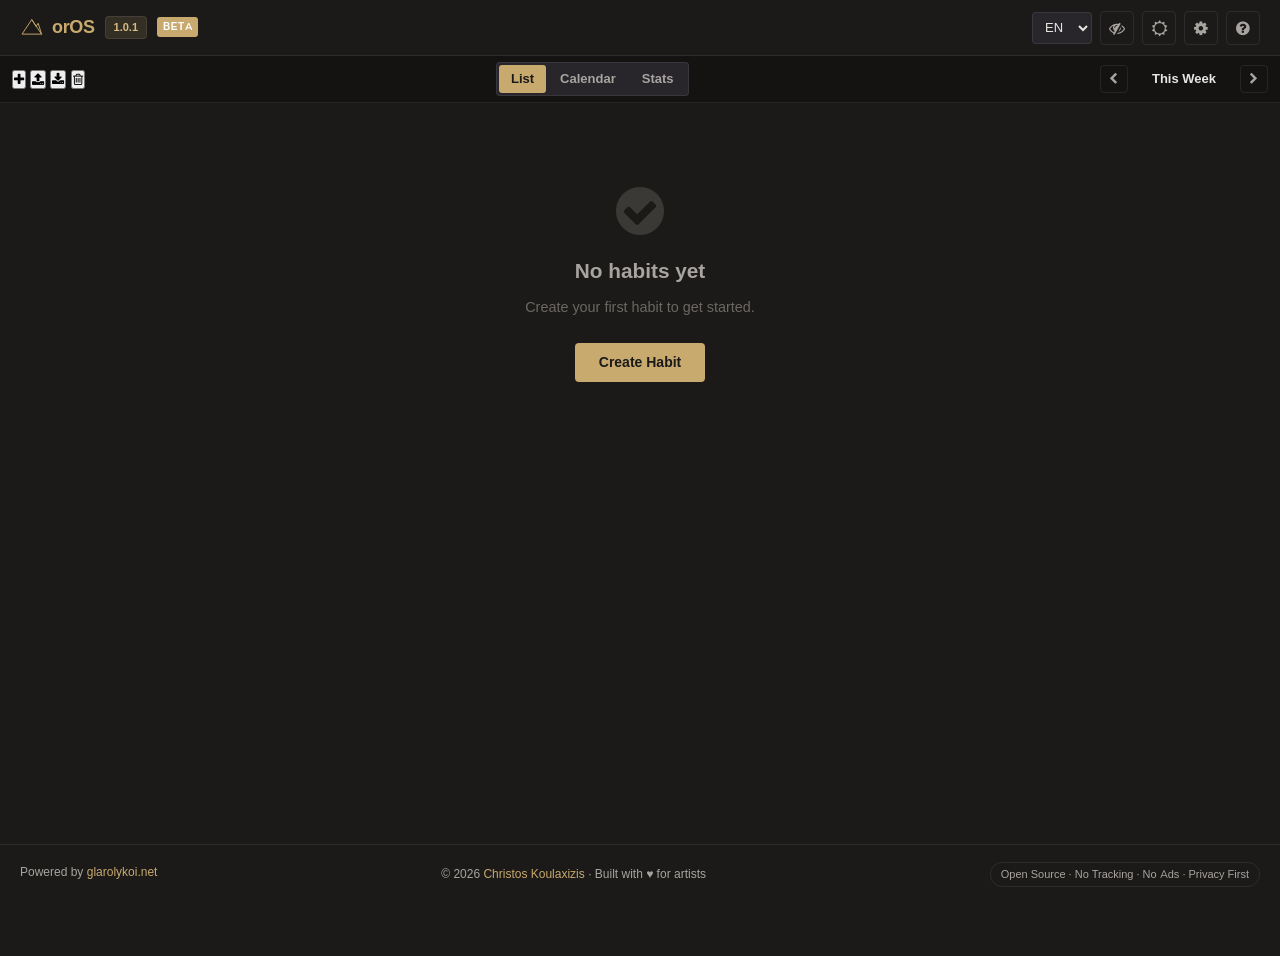
<file: habits.html>
<!DOCTYPE html>
<html lang="en">
<head>
  <meta charset="UTF-8">
  <meta name="viewport" content="width=device-width, initial-scale=1.0">
  <meta name="description" content="orOS Habit Tracker — Privacy-first habit building tool with streaks, stats, and reminders. Works offline. No tracking.">
  
  <!-- SEO Meta Tags -->
  <meta name="author" content="Christos Koulaxizis">
  <meta name="robots" content="index, follow">
  <meta name="googlebot" content="index, follow">
  <meta name="theme-color" content="#c8a96e">
  
  <!-- Open Graph / Facebook -->
  <meta property="og:type" content="article">
  <meta property="og:url" content="https://koulaxizis.github.io/oros-beta/habits.html">
  <meta property="og:title" content="orOS Habit Tracker — Build Better Habits">
  <meta property="og:description" content="Track habits with streaks, statistics, and reminders. Works offline. No tracking.">
  <meta property="og:image" content="https://koulaxizis.github.io/oros-beta/og-image.png">
  <meta property="og:locale" content="en_US">
  <meta property="og:site_name" content="orOS">
  
  <!-- Twitter Card -->
  <meta name="twitter:card" content="summary_large_image">
  <meta name="twitter:url" content="https://koulaxizis.github.io/oros-beta/habits.html">
  <meta name="twitter:title" content="orOS Habit Tracker — Build Better Habits">
  <meta name="twitter:description" content="Track habits with streaks, statistics, and reminders. Works offline. No tracking.">
  <meta name="twitter:image" content="https://koulaxizis.github.io/oros-beta/twitter-card.png">
  <meta name="twitter:creator" content="@koulaxizis">
  
  <!-- Additional SEO -->
  <meta name="keywords" content="habit tracker, habit building, streaks, productivity, offline, privacy, open source">
  
  <!-- Resource Hints -->
  <link rel="preconnect" href="https://koulaxizis.github.io">
  <link rel="dns-prefetch" href="https://koulaxizis.github.io">
  
  <!-- hreflang — ONLY en + el -->
  <link rel="alternate" hreflang="en" href="https://koulaxizis.github.io/oros-beta/habits.html">
  <link rel="alternate" hreflang="el" href="https://koulaxizis.github.io/oros-beta/habits.html?lang=el">
  <link rel="alternate" hreflang="x-default" href="https://koulaxizis.github.io/oros-beta/habits.html">
  
  <title>orOS Habit Tracker</title>
  <script src="config.js"></script>
  <script>
    document.write('<base href="' + (OROS_CONFIG.baseHref || '/') + '">');
    var cLink = document.createElement('link');
    cLink.rel = 'canonical';
    cLink.href = window.location.origin + window.location.pathname;
    document.head.appendChild(cLink);
  </script>

  <link rel="icon" type="image/svg+xml" href="favicon.svg">
  <link rel="manifest" href="manifest.json">

  <link rel="preload" href="assets/fonts/nunito-regular.woff2" as="font" type="font/woff2" crossorigin>
  <link rel="preload" href="assets/fonts/nunito-medium.woff2" as="font" type="font/woff2" crossorigin>
  <link rel="preload" href="assets/fonts/nunito-semibold.woff2" as="font" type="font/woff2" crossorigin>
  <link rel="preload" href="assets/fonts/nunito-bold.woff2" as="font" type="font/woff2" crossorigin>
  <link rel="preload" href="assets/fonts/nunito-extrabold.woff2" as="font" type="font/woff2" crossorigin>

  <link rel="stylesheet" href="assets/css/icons.css">
  <link rel="stylesheet" href="assets/css/style.css">
  <link rel="stylesheet" href="assets/css/habits.css">

  <script src="assets/js/global-settings.js" defer></script>
  <script src="assets/js/seo.js" defer></script>
  <script src="assets/js/components/header.js" defer></script>
  <script src="assets/js/components/footer.js" defer></script>
  <script src="assets/js/main.js" defer></script>
  <script src="assets/js/habits.js" defer></script>
</head>
<body class="noscript habits-page">
  <script>document.body.classList.remove('noscript'); document.body.classList.add('js-enabled');</script>

  <noscript>
    <div class="noscript-message">JavaScript is required for orOS Habit Tracker to function. Please enable JavaScript.</div>
  </noscript>

  <div id="oros-header"></div>

  <div id="habits-wrapper">

    <div class="habits-toolbar" id="habits-toolbar">
      <div class="toolbar-section toolbar-left">
        <button class="action-btn" id="btn-add-habit" data-i18n-tooltip="tooltip_add_habit" title="Add new habit">
          <i class="fa fa-plus"></i>
        </button>
        <span class="tb-separator"></span>
        <button class="action-btn" id="btn-import" data-i18n-tooltip="tooltip_import" title="Import habits">
          <i class="fa fa-upload"></i>
        </button>
        <button class="action-btn" id="btn-export" data-i18n-tooltip="tooltip_export" title="Export habits">
          <i class="fa fa-download"></i>
        </button>
        <input type="file" id="file-input" accept=".json" style="display:none;">
        <span class="tb-separator"></span>
        <button class="action-btn" id="btn-clear-data" data-i18n-tooltip="tooltip_clear_data" title="Clear all data">
          <i class="fa fa-trash-o"></i>
        </button>
      </div>

      <div class="toolbar-section toolbar-center">
        <div class="view-toggle" id="view-toggle">
          <button class="view-btn active" data-view="list" data-i18n="view_list" title="List view">
            <i class="fa fa-list"></i>
          </button>
          <button class="view-btn" data-view="calendar" data-i18n="view_calendar" title="Calendar view">
            <i class="fa fa-calendar"></i>
          </button>
          <button class="view-btn" data-view="stats" data-i18n="view_stats" title="Statistics">
            <i class="fa fa-bar-chart"></i>
          </button>
        </div>
      </div>

      <div class="toolbar-section toolbar-right">
        <div class="period-selector" id="period-selector">
          <button class="period-btn" id="btn-prev-period" title="Previous period">
            <i class="fa fa-chevron-left"></i>
          </button>
          <span class="period-label" id="period-label">This Week</span>
          <button class="period-btn" id="btn-next-period" title="Next period">
            <i class="fa fa-chevron-right"></i>
          </button>
        </div>
      </div>
    </div>

    <!-- LIST VIEW -->
    <div class="habits-view" id="list-view">
      <div class="habits-list" id="habits-list">
        <div class="empty-state" id="empty-state">
          <i class="fa fa-check-circle"></i>
          <h2 data-i18n="habits_empty_title">No habits yet</h2>
          <p data-i18n="habits_empty_desc">Create your first habit to get started.</p>
          <button class="primary-btn" id="btn-create-first" data-i18n="create_first_habit">Create Habit</button>
        </div>
        <!-- Habits will be injected here -->
      </div>
    </div>

    <!-- CALENDAR VIEW -->
    <div class="habits-view" id="calendar-view" style="display:none;">
      <div class="calendar-container" id="calendar-container">
        <!-- Calendar grid will be injected here -->
      </div>
    </div>

    <!-- STATS VIEW -->
    <div class="habits-view" id="stats-view" style="display:none;">
      <div class="stats-container" id="stats-container">
        <div class="stats-overall" id="stats-overall">
          <!-- Overall statistics -->
        </div>
        <div class="stats-per-habit" id="stats-per-habit">
          <!-- Per-habit statistics -->
        </div>
      </div>
    </div>

  </div>

  <!-- ADD/EDIT HABIT DIALOG -->
  <div class="dialog-overlay" id="habit-dialog-overlay" style="display:none;">
    <div class="dialog">
      <div class="dialog-header">
        <h3 data-i18n="dialog_habit_title">Add New Habit</h3>
        <button class="dialog-close" id="btn-close-habit-dialog"><i class="fa fa-times"></i></button>
      </div>
      <div class="dialog-body">
        <div class="dialog-field">
          <label data-i18n="habit_name_label">Habit Name</label>
          <input type="text" id="habit-name" placeholder="Morning meditation..." />
        </div>
        <div class="dialog-field">
          <label data-i18n="habit_icon_label">Icon</label>
          <div class="icon-picker" id="icon-picker">
            <!-- Icons will be injected here -->
          </div>
        </div>
        <div class="dialog-field">
          <label data-i18n="habit_color_label">Color</label>
          <div class="color-picker" id="color-picker">
            <!-- Colors will be injected here -->
          </div>
        </div>
        <div class="dialog-field">
          <label data-i18n="habit_frequency_label">Frequency</label>
          <select id="habit-frequency">
            <option value="daily" data-i18n="freq_daily">Daily</option>
            <option value="weekly" data-i18n="freq_weekly">Weekly</option>
            <option value="custom" data-i18n="freq_custom">Custom Days</option>
          </select>
        </div>
        <div class="dialog-field" id="custom-days-field" style="display:none;">
          <label data-i18n="habit_days_label">Select Days</label>
          <div class="days-selector" id="days-selector">
            <label><input type="checkbox" value="0" /> <span data-i18n="day_sun">Sun</span></label>
            <label><input type="checkbox" value="1" /> <span data-i18n="day_mon">Mon</span></label>
            <label><input type="checkbox" value="2" /> <span data-i18n="day_tue">Tue</span></label>
            <label><input type="checkbox" value="3" /> <span data-i18n="day_wed">Wed</span></label>
            <label><input type="checkbox" value="4" /> <span data-i18n="day_thu">Thu</span></label>
            <label><input type="checkbox" value="5" /> <span data-i18n="day_fri">Fri</span></label>
            <label><input type="checkbox" value="6" /> <span data-i18n="day_sat">Sat</span></label>
          </div>
        </div>
      </div>
      <div class="dialog-actions">
        <button class="btn-cancel" id="btn-cancel-habit" data-i18n="btn_cancel">Cancel</button>
        <button class="btn-primary" id="btn-save-habit" data-i18n="btn_save">Save</button>
      </div>
    </div>
  </div>

  <!-- HABIT SETTINGS DIALOG -->
  <div class="dialog-overlay" id="habit-settings-overlay" style="display:none;">
    <div class="dialog">
      <div class="dialog-header">
        <h3 data-i18n="habit_settings_title">Habit Settings</h3>
        <button class="dialog-close" id="btn-close-habit-settings"><i class="fa fa-times"></i></button>
      </div>
      <div class="dialog-body">
        <div class="meta-field">
          <label data-i18n="habit_name_label">Habit Name</label>
          <input type="text" id="settings-habit-name" />
        </div>
        <div class="meta-field">
          <label data-i18n="habit_color_label">Color</label>
          <div class="color-picker" id="settings-color-picker"></div>
        </div>
        <div class="meta-field">
          <label data-i18n="habit_frequency_label">Frequency</label>
          <select id="settings-habit-frequency">
            <option value="daily" data-i18n="freq_daily">Daily</option>
            <option value="weekly" data-i18n="freq_weekly">Weekly</option>
            <option value="custom" data-i18n="freq_custom">Custom Days</option>
          </select>
        </div>
        <div class="meta-field" id="settings-custom-days" style="display:none;">
          <label data-i18n="habit_days_label">Select Days</label>
          <div class="days-selector" id="settings-days-selector">
            <label><input type="checkbox" value="0" /> <span data-i18n="day_sun">Sun</span></label>
            <label><input type="checkbox" value="1" /> <span data-i18n="day_mon">Mon</span></label>
            <label><input type="checkbox" value="2" /> <span data-i18n="day_tue">Tue</span></label>
            <label><input type="checkbox" value="3" /> <span data-i18n="day_wed">Wed</span></label>
            <label><input type="checkbox" value="4" /> <span data-i18n="day_thu">Thu</span></label>
            <label><input type="checkbox" value="5" /> <span data-i18n="day_fri">Fri</span></label>
            <label><input type="checkbox" value="6" /> <span data-i18n="day_sat">Sat</span></label>
          </div>
        </div>
      </div>
      <div class="dialog-actions">
        <button class="btn-primary danger" id="btn-delete-habit" data-i18n="btn_delete">Delete Habit</button>
        <button class="btn-cancel" id="btn-cancel-settings" data-i18n="btn_cancel">Cancel</button>
        <button class="btn-primary" id="btn-update-habit" data-i18n="btn_save">Save</button>
      </div>
    </div>
  </div>

  <!-- Help / Tutorial Modal -->
  <div class="dialog-overlay" id="help-dialog-overlay" style="display:none;">
    <div class="dialog dialog-large">
      <div class="dialog-header">
        <h3 data-i18n="help_title">Habit Tracker Help</h3>
        <button class="dialog-close" id="btn-close-help"><i class="fa fa-times"></i></button>
      </div>
      <div class="dialog-body">
        <div class="help-section">
          <h4 data-i18n="help_features_title">Features</h4>
          <ul class="help-list">
            <li data-i18n="help_feature_tracking">Track daily habits with one click</li>
            <li data-i18n="help_feature_streaks">Build and maintain streaks</li>
            <li data-i18n="help_feature_stats">View comprehensive statistics</li>
            <li data-i18n="help_feature_calendar">Calendar view for progress tracking</li>
            <li data-i18n="help_feature_import_export">Import/Export your data</li>
          </ul>
        </div>
        <div class="help-section">
          <h4 data-i18n="help_shortcuts_title">Keyboard Shortcuts</h4>
          <table class="shortcut-table">
            <tbody>
              <tr><td><kbd>N</kbd></td><td data-i18n="help_shortcut_new">New Habit</td></tr>
              <tr><td><kbd>?</kbd></td><td data-i18n="help_shortcut_help">Show Help</td></tr>
              <tr><td><kbd>Esc</kbd></td><td data-i18n="help_shortcut_esc">Close dialogs</td></tr>
            </tbody>
          </table>
        </div>
      </div>
      <div class="dialog-actions">
        <button class="btn-primary" id="btn-close-help-ok" data-i18n="btn_ok">OK</button>
      </div>
    </div>
  </div>

  <!-- Settings Modal -->
  <div class="settings-modal">
    <div class="settings-modal-overlay"></div>
    <div class="settings-modal-content">
      <div class="settings-header">
        <h2 data-i18n="settings">Settings</h2>
        <button class="settings-close" aria-label="Close settings"><i class="fa fa-times"></i></button>
      </div>
      <div class="settings-nav">
        <button class="tab-btn active" data-tab="global-settings" data-i18n="tab_global">Global</button>
        <button class="tab-btn" data-tab="habits-settings" data-i18n="tab_habits">Habits</button>
      </div>
      <div class="settings-body">
        <div class="tab-panel" id="global-settings" style="display:flex;">
          <div class="toggles-container">
            <div class="toggle-row">
              <span class="toggle-label" data-i18n="toggle_zen">Zen Mode</span>
              <label class="switch"><input type="checkbox" id="toggle-zen-mode"><span class="slider"></span></label>
            </div>
            <div class="toggle-row">
              <span class="toggle-label" data-i18n="install_app">Install as App</span>
              <button class="btn-install" id="btn-install" disabled data-i18n="install_app">Install</button>
            </div>
          </div>
        </div>
        <div class="tab-panel" id="habits-settings" style="display:none;">
          <div class="toggles-container">
            <div class="toggle-row">
              <span class="toggle-label" data-i18n="habits_toggle_start_today">Start week on Monday</span>
              <label class="switch"><input type="checkbox" id="toggle-week-start-mon"><span class="slider"></span></label>
            </div>
            <div class="toggle-row">
              <span class="toggle-label" data-i18n="habits_toggle_confirm_delete">Confirm habit deletion</span>
              <label class="switch"><input type="checkbox" id="toggle-confirm-delete"><span class="slider"></span></label>
            </div>
            <div class="settings-divider"></div>
            <table class="shortcut-table">
              <thead><tr><th data-i18n="shortcut_action">Action</th><th data-i18n="shortcut_key">Shortcut</th></tr></thead>
              <tbody>
                <tr><td>New Habit</td><td><kbd>N</kbd></td></tr>
                <tr><td>Help</td><td><kbd>?</kbd></td></tr>
                <tr><td>Close Panels</td><td><kbd>Esc</kbd></td></tr>
              </tbody>
            </table>
          </div>
        </div>
      </div>
    </div>
  </div>

  <div id="oros-footer"></div>

  <script>
    if ('serviceWorker' in navigator) {
      window.addEventListener('load', function() {
        navigator.serviceWorker.register(
          OROS_CONFIG.baseHref + 'service-worker.js',
          { scope: OROS_CONFIG.baseHref }
        ).catch(function(err) {
          console.warn('SW registration failed:', err);
        });
      });
    }
  </script>

</body>
</html>
</file>
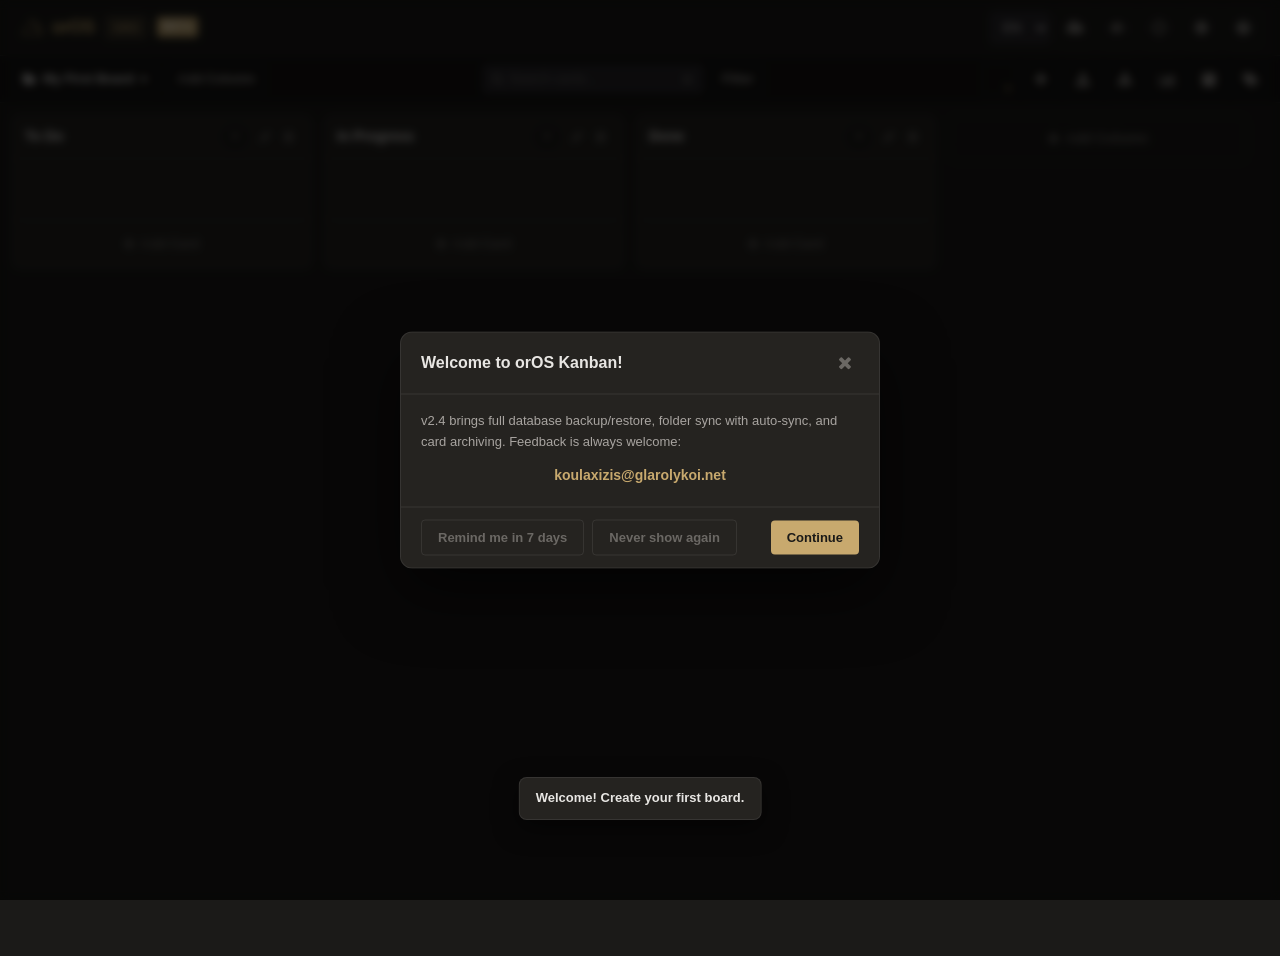
<file: kanban.html>
<!DOCTYPE html>
<html lang="en" data-theme="dark">
<head>
  <meta charset="UTF-8">
  <meta name="viewport" content="width=device-width, initial-scale=1.0">
  <meta name="description" content="orOS Kanban — Privacy-first drag & drop project board. Offline, no tracking.">

  <meta name="author" content="Christos Koulaxizis">
  <meta name="robots" content="index, follow">
  <meta name="googlebot" content="index, follow">
  <meta name="theme-color" content="#6d4aff">

  <meta property="og:type" content="website">
  <meta property="og:url" content="https://koulaxizis.github.io/oros-beta/kanban.html">
  <meta property="og:title" content="orOS Kanban — Privacy-First Project Board">
  <meta property="og:description" content="Drag & drop kanban board. Offline, no tracking, local storage only.">
  <meta property="og:image" content="https://koulaxizis.github.io/oros-beta/og-image.png">
  <meta property="og:locale" content="en_US">
  <meta property="og:site_name" content="orOS">

  <meta name="twitter:card" content="summary_large_image">
  <meta name="twitter:url" content="https://koulaxizis.github.io/oros-beta/kanban.html">
  <meta name="twitter:title" content="orOS Kanban — Privacy-First Project Board">
  <meta name="twitter:description" content="Drag & drop kanban board. Offline, no tracking, local storage only.">
  <meta name="twitter:image" content="https://koulaxizis.github.io/oros-beta/twitter-card.png">
  <meta name="twitter:creator" content="@koulaxizis">

  <meta name="keywords" content="kanban, project management, drag and drop, offline, privacy, open source">

  <link rel="preconnect" href="https://koulaxizis.github.io">
  <link rel="dns-prefetch" href="https://koulaxizis.github.io">

  <link rel="alternate" hreflang="en" href="https://koulaxizis.github.io/oros-beta/kanban.html">
  <link rel="alternate" hreflang="el" href="https://koulaxizis.github.io/oros-beta/kanban.html?lang=el">
  <link rel="alternate" hreflang="es" href="https://koulaxizis.github.io/oros-beta/kanban.html?lang=es">
  <link rel="alternate" hreflang="it" href="https://koulaxizis.github.io/oros-beta/kanban.html?lang=it">
  <link rel="alternate" hreflang="fr" href="https://koulaxizis.github.io/oros-beta/kanban.html?lang=fr">
  <link rel="alternate" hreflang="de" href="https://koulaxizis.github.io/oros-beta/kanban.html?lang=de">
  <link rel="alternate" hreflang="x-default" href="https://koulaxizis.github.io/oros-beta/kanban.html">

  <title>orOS Kanban</title>
  <script src="config.js"></script>

  <link rel="icon" type="image/svg+xml" href="favicon.svg">
  <link rel="manifest" href="manifest.json">

  <link rel="preload" href="assets/fonts/nunito-regular.woff2" as="font" type="font/woff2" crossorigin>
  <link rel="preload" href="assets/fonts/nunito-medium.woff2" as="font" type="font/woff2" crossorigin>
  <link rel="preload" href="assets/fonts/nunito-semibold.woff2" as="font" type="font/woff2" crossorigin>
  <link rel="preload" href="assets/fonts/nunito-bold.woff2" as="font" type="font/woff2" crossorigin>
  <link rel="preload" href="assets/fonts/nunito-extrabold.woff2" as="font" type="font/woff2" crossorigin>

  <link rel="stylesheet" href="assets/css/icons.css">
  <link rel="stylesheet" href="assets/css/style.css">
  <link rel="stylesheet" href="assets/css/kanban.css">

  <!-- Same script order as editor/converter — NO translations-loader.js -->
  <script src="assets/js/global-settings.js" defer></script>
  <script src="assets/js/oros-sync.js"></script>  
  <script src="assets/js/seo.js" defer></script>
  <script src="assets/js/components/header.js" defer></script>
  <script src="assets/js/components/footer.js" defer></script>
  <script src="assets/js/kanban.js" defer></script>
  <script src="assets/js/main.js" defer></script>
</head>
<body class="kanban-page dark-mode noscript">
  <script>document.body.classList.remove('noscript'); document.body.classList.add('js-enabled');</script>

  <noscript>
    <div class="noscript-message">JavaScript is required for orOS Kanban to function. Please enable JavaScript.</div>
  </noscript>

  <!-- Shared header (populated by header.js — fixed, 56px, includes settings gear + theme toggle) -->
  <div id="oros-header"></div>

  <!-- App container — matches editor/converter pattern -->
  <div class="app-container">

    <!-- Unified toolbar (sticky inside container, like editor's .main-toolbar) -->
    <div class="kanban-toolbar">
      <div class="kanban-toolbar-left">
        <div class="board-selector">
          <button id="board-selector-btn" class="board-selector-btn" data-i18n-tooltip="kanban_select_board_tt" title="Select Board">
            <i class="fa fa-folder-open"></i>
            <span id="current-board-name" data-i18n="kanban_loading">Loading...</span>
            <i class="fa fa-caret-down"></i>
          </button>
          <div id="board-list" class="board-selector-dropdown">
            <div class="board-list-items"></div>
          </div>
        </div>

        <button id="btn-add-column" class="toolbar-btn" data-i18n="kanban_add_column">
          <i class="fa fa-plus"></i> <span data-i18n="kanban_add_column">Add Column</span>
        </button>
      </div>

      <div class="kanban-toolbar-center">
        <div class="kanban-search-box">
          <i class="fa fa-search search-icon"></i>
          <input type="text" id="kanban-search-box" class="kanban-search-input" data-i18n-placeholder="kanban_search_placeholder" placeholder="Search cards...">
          <button id="kanban-search-clear" class="kanban-search-clear"><i class="fa fa-times"></i></button>
        </div>

        <div id="filter-btn" class="kanban-filter-dropdown">
          <button class="filter-toggle" data-i18n="kanban_filter"><i class="fa fa-filter"></i> Filter</button>
          <div id="filter-dropdown-content" class="filter-content"></div>
        </div>
      </div>

      <div class="kanban-toolbar-right">
        <!-- Sync status indicator (File System Access API) -->
        <button id="btn-sync" class="header-btn sync-btn" data-i18n-tooltip="kanban_sync_tt" title="Sync">
          <i class="fa fa-cloud"></i>
          <span id="sync-status-dot" class="sync-status-dot off"></span>
        </button>

        <button id="btn-new-board" class="header-btn" data-i18n-tooltip="kanban_new_board_tt" title="New Board">
          <i class="fa fa-plus"></i>
        </button>
        <button id="btn-import" class="header-btn" data-i18n-tooltip="kanban_import_tt" title="Import Database">
          <i class="fa fa-upload"></i>
        </button>
        <input type="file" id="import-file" accept=".json" style="display:none;">

        <div class="kanban-export-group">
          <button id="btn-export" class="header-btn" data-i18n-tooltip="kanban_export_tt" title="Export">
            <i class="fa fa-download"></i>
          </button>
          <div id="export-options" class="kanban-export-menu">
            <button id="export-full" class="export-option" data-i18n="kanban_full_backup">Full Backup (JSON)</button>
            <button id="export-csv" class="export-option" data-i18n="kanban_export_csv">Export as CSV</button>
          </div>
        </div>

        <button id="btn-stats" class="header-btn" data-i18n-tooltip="kanban_stats_tt" title="Statistics">
          <i class="fa fa-bar-chart"></i>
        </button>
        <button id="btn-archive-toggle" class="header-btn" data-i18n-tooltip="kanban_archive_tt" title="Show Archived">
          <i class="fa fa-archive"></i>
        </button>
        <button id="btn-labels" class="header-btn" data-i18n-tooltip="kanban_labels_tt" title="Manage Labels">
          <i class="fa fa-tags"></i>
        </button>
      </div>
    </div>

    <!-- Board area -->
    <main id="kanban-board-area" class="kanban-board-area">
      <!-- Archive bar (visible when showArchived is on) -->
      <div id="archive-bar" class="archive-bar" style="display:none;">
        <i class="fa fa-archive"></i>
        <span data-i18n="kanban_archive_mode">Showing archived cards — they stay in their columns until restored.</span>
      </div>

      <div id="kanban-empty-state" class="empty-state">
        <div class="empty-icon"><i class="fa fa-tasks"></i></div>
        <h2 data-i18n="kanban_empty_title">No boards yet</h2>
        <p data-i18n="kanban_empty_desc">Create your first board to get started.</p>
        <button id="kanban-create-first-board" class="btn-primary" data-i18n="kanban_create_first_board">Create Board</button>
      </div>
      <div id="kanban-columns" class="kanban-columns"></div>
    </main>

    <!-- Card Modal -->
    <div id="card-modal-overlay" class="modal-overlay"></div>
    <div id="card-modal" class="modal card-modal">
      <div class="modal-header card-modal-header">
        <h3 data-i18n="kanban_edit_card">Edit Card</h3>
        <button id="card-modal-close" class="modal-close"><i class="fa fa-times"></i></button>
      </div>
      <div class="modal-body card-modal-body">
        <input type="text" id="card-edit-title" class="card-edit-input" data-i18n-placeholder="kanban_card_title_ph" placeholder="Card title...">

        <textarea id="card-edit-description" class="card-edit-textarea" data-i18n-placeholder="kanban_desc_md_ph" placeholder="Description... Use **bold**, *italic*, ~~strikethrough~~, ```code```, ## Heading, - List"></textarea>
        <div id="md-preview" class="markdown-preview" style="display:none;"></div>
        <button id="md-toggle-btn" class="md-toggle-btn" data-i18n="kanban_md_preview">Markdown Preview</button>

        <div class="card-edit-section">
          <label data-i18n="kanban_due_date">Due Date:</label>
          <div class="due-date-row">
            <input type="date" id="card-edit-due-date" class="card-edit-date">
            <button id="btn-clear-due" class="btn-small" data-i18n="kanban_clear_due">Clear</button>
          </div>
        </div>

        <div class="card-edit-section">
          <label data-i18n="kanban_priority">Priority:</label>
          <div class="priority-buttons">
            <button class="priority-btn" data-priority="0" data-i18n="kanban_priority_none">None</button>
            <button class="priority-btn" data-priority="1" data-i18n="kanban_priority_low">Low</button>
            <button class="priority-btn" data-priority="2" data-i18n="kanban_priority_medium">Medium</button>
            <button class="priority-btn" data-priority="3" data-i18n="kanban_priority_high">High</button>
          </div>
        </div>

        <div class="card-edit-section">
          <label data-i18n="kanban_color">Color:</label>
          <div class="color-picker">
            <div class="color-swatch" data-color="" title="No color"></div>
            <div class="color-swatch" data-color="#4caf50" title="Green"></div>
            <div class="color-swatch" data-color="#f44336" title="Red"></div>
            <div class="color-swatch" data-color="#2196f3" title="Blue"></div>
            <div class="color-swatch" data-color="#ff9800" title="Orange"></div>
            <div class="color-swatch" data-color="#9c27b0" title="Purple"></div>
            <div class="color-swatch" data-color="#e91e63" title="Pink"></div>
            <div class="color-swatch" data-color="#03a9f4" title="Cyan"></div>
          </div>
        </div>

        <div class="card-edit-section">
          <label data-i18n="kanban_labels_label">Labels:</label>
          <div id="card-edit-labels" class="card-labels-editor"></div>
          <button id="btn-show-labels" class="btn-small" data-i18n="kanban_manage_labels">Manage Labels</button>
        </div>

        <div id="label-picker" class="label-picker" style="display:none;">
          <div id="label-picker-list"></div>
        </div>

        <div class="card-edit-section">
          <label data-i18n="kanban_subtasks">Subtasks:</label>
          <div id="subtask-list" class="subtask-list"></div>
          <div class="subtask-add-row">
            <input type="text" id="subtask-input" class="subtask-input" data-i18n-placeholder="kanban_subtask_ph" placeholder="New subtask...">
            <button id="btn-add-subtask" class="btn-small" data-i18n="kanban_add">Add</button>
          </div>
        </div>

        <div class="card-edit-section">
          <label data-i18n="kanban_assignments">Assignments:</label>
          <div id="card-edit-assignments" class="assignments-list"></div>
          <button id="btn-add-assignment" class="btn-small" data-i18n="kanban_add_assignment">Add Assignment</button>
        </div>

        <div class="card-edit-section">
          <label data-i18n="kanban_restore_archive">Restore / Unarchive:</label>
          <button id="btn-unarchive-card" class="btn-secondary" data-i18n="kanban_unarchive_card" style="display:none;">
            <i class="fa fa-undo"></i> Restore from Archive
          </button>
        </div>

        <div class="card-meta-info">
          <span id="card-meta-created"></span>
          <span id="card-meta-modified"></span>
        </div>
      </div>
      <div class="modal-footer card-modal-footer">
        <button id="btn-duplicate-card" class="btn-secondary" data-i18n="kanban_duplicate">Duplicate</button>
        <button id="btn-archive-card" class="btn-secondary" data-i18n="kanban_archive_card">Archive</button>
        <button id="card-delete-btn" class="btn-danger" data-i18n="kanban_delete">Delete</button>
        <div class="spacer"></div>
        <button id="btn-save-card" class="btn-primary" data-i18n="kanban_save">Save</button>
      </div>
    </div>

    <!-- Label Management Modal -->
    <div id="label-modal-overlay" class="modal-overlay"></div>
    <div id="label-modal" class="modal label-modal">
      <div class="modal-header label-modal-header">
        <h3 data-i18n="kanban_labels">Manage Labels</h3>
        <button id="label-modal-close" class="modal-close"><i class="fa fa-times"></i></button>
      </div>
      <div class="modal-body label-modal-body">
        <div id="label-modal-body" class="label-manage-list"></div>
        <button id="btn-add-label-modal" class="btn-primary" data-i18n="kanban_new_label">Add New Label</button>
      </div>
    </div>

    <!-- Statistics Modal -->
    <div id="stats-modal-overlay" class="modal-overlay"></div>
    <div id="stats-modal" class="modal stats-modal">
      <div class="modal-header stats-modal-header">
        <h3 data-i18n="kanban_board_statistics">Board Statistics</h3>
        <button id="btn-close-stats" class="modal-close"><i class="fa fa-times"></i></button>
      </div>
      <div class="modal-body stats-modal-body">
        <div id="stats-modal-body" class="stats-content"></div>
      </div>
    </div>

    <!-- Welcome / Feedback Modal (stable channel only, one-time with dismiss options) -->
    <div id="welcome-overlay" class="modal-overlay"></div>
    <div id="welcome-modal" class="modal welcome-modal">
      <div class="modal-header welcome-modal-header">
        <h3 data-i18n="kanban_welcome_title">Welcome to orOS Kanban</h3>
        <button id="welcome-modal-close" class="modal-close"><i class="fa fa-times"></i></button>
      </div>
      <div class="modal-body welcome-modal-body">
        <p data-i18n="kanban_welcome_body">Thanks for using the stable release! Your feedback makes orOS better. Send your criticism, suggestions or bug reports to:</p>
        <p class="welcome-email"><a href="mailto:koulaxizis@glarolykoi.net?subject=orOS%20Kanban%20Feedback">koulaxizis@glarolykoi.net</a></p>
      </div>
      <div class="modal-footer card-modal-footer">
        <button id="welcome-remind-later" class="btn-secondary" data-i18n="kanban_welcome_remind">Remind me in 7 days</button>
        <button id="welcome-dont-show" class="btn-secondary" data-i18n="kanban_welcome_never">Don't show again</button>
        <div class="spacer"></div>
        <button id="welcome-continue" class="btn-primary" data-i18n="kanban_welcome_continue">Continue</button>
      </div>
    </div>

    <!-- Settings Modal — matches editor/converter pattern -->
    <div class="settings-modal">
      <div class="settings-modal-overlay"></div>
      <div class="settings-modal-content">
        <div class="settings-header">
          <h2 data-i18n="settings">Settings</h2>
          <button class="settings-close" aria-label="Close settings"><i class="fa fa-times"></i></button>
        </div>
        <div class="settings-nav">
          <button class="tab-btn" data-tab="kanban-settings" data-i18n="tab_kanban">Kanban</button>
        </div>
        <div class="settings-body">

          <!-- Kanban Tab -->
          <div class="tab-panel" id="kanban-settings">
            <div class="toggles-container">
              <div class="toggle-row">
                <span class="toggle-label" data-i18n="kanban_auto_save">Auto-save</span>
                <label class="switch"><input type="checkbox" id="kanban-auto-save-toggle"><span class="slider"></span></label>
              </div>
              <div class="settings-divider"></div>
              <div class="toggle-row">
                <span class="toggle-label" data-i18n="toggle_hide_add_column_btn">Hide Add Column Button</span>
                <label class="switch"><input type="checkbox" id="toggle-hide-add-column-btn"><span class="slider"></span></label>
              </div>
              <div class="toggle-row">
                <span class="toggle-label" data-i18n="toggle_hide_import_btn">Hide Import Button</span>
                <label class="switch"><input type="checkbox" id="toggle-hide-import-btn"><span class="slider"></span></label>
              </div>
              <div class="toggle-row">
                <span class="toggle-label" data-i18n="toggle_hide_export_btn">Hide Export Button</span>
                <label class="switch"><input type="checkbox" id="toggle-hide-export-btn"><span class="slider"></span></label>
              </div>
              <div class="settings-divider"></div>
              <table class="shortcut-table">
                <thead><tr><th data-i18n="shortcut_action">Action</th><th data-i18n="shortcut_key">Shortcut</th></tr></thead>
                <tbody>
                  <tr><td data-i18n="kanban_save">Save / Export board</td><td><kbd>Ctrl+S</kbd></td></tr>
                  <tr><td>Export menu</td><td><kbd>Ctrl+B</kbd></td></tr>
                  <tr><td data-i18n="kanban_sync_now_tt">Sync now</td><td><kbd>Ctrl+Shift+S</kbd></td></tr>
                  <tr><td>Save card (in modal)</td><td><kbd>Ctrl+Enter</kbd></td></tr>
                  <tr><td>Delete card (in modal)</td><td><kbd>Ctrl+Delete</kbd></td></tr>
                  <tr><td>Edit card</td><td><kbd>Click card</kbd></td></tr>
                  <tr><td>Rename column</td><td><kbd>Double-click title</kbd></td></tr>
                  <tr><td>Move card</td><td><kbd>Drag &amp; drop</kbd></td></tr>
                  <tr><td>Move column</td><td><kbd>Drag column header</kbd></td></tr>
                  <tr><td>Close modal / dropdown</td><td><kbd>Esc</kbd></td></tr>
                </tbody>
              </table>
            </div>
          </div>

    <!-- Column Title Edit Input -->
    <input type="text" id="column-title-edit" class="column-title-edit" style="display:none;">
  </div>

  <!-- Shared footer (populated by footer.js — fixed, 56px) -->
  <div id="oros-footer"></div>

  <script>
    if ('serviceWorker' in navigator && typeof OROS_CONFIG !== 'undefined' && OROS_CONFIG.baseHref) {
      window.addEventListener('load', function() {
        navigator.serviceWorker.register(
          OROS_CONFIG.baseHref + 'service-worker.js',
          { scope: OROS_CONFIG.baseHref }
        ).catch(function(err) {
          console.warn('SW registration skipped:', err.message);
        });
      });
    }
  </script>
</body>
</html>
</file>
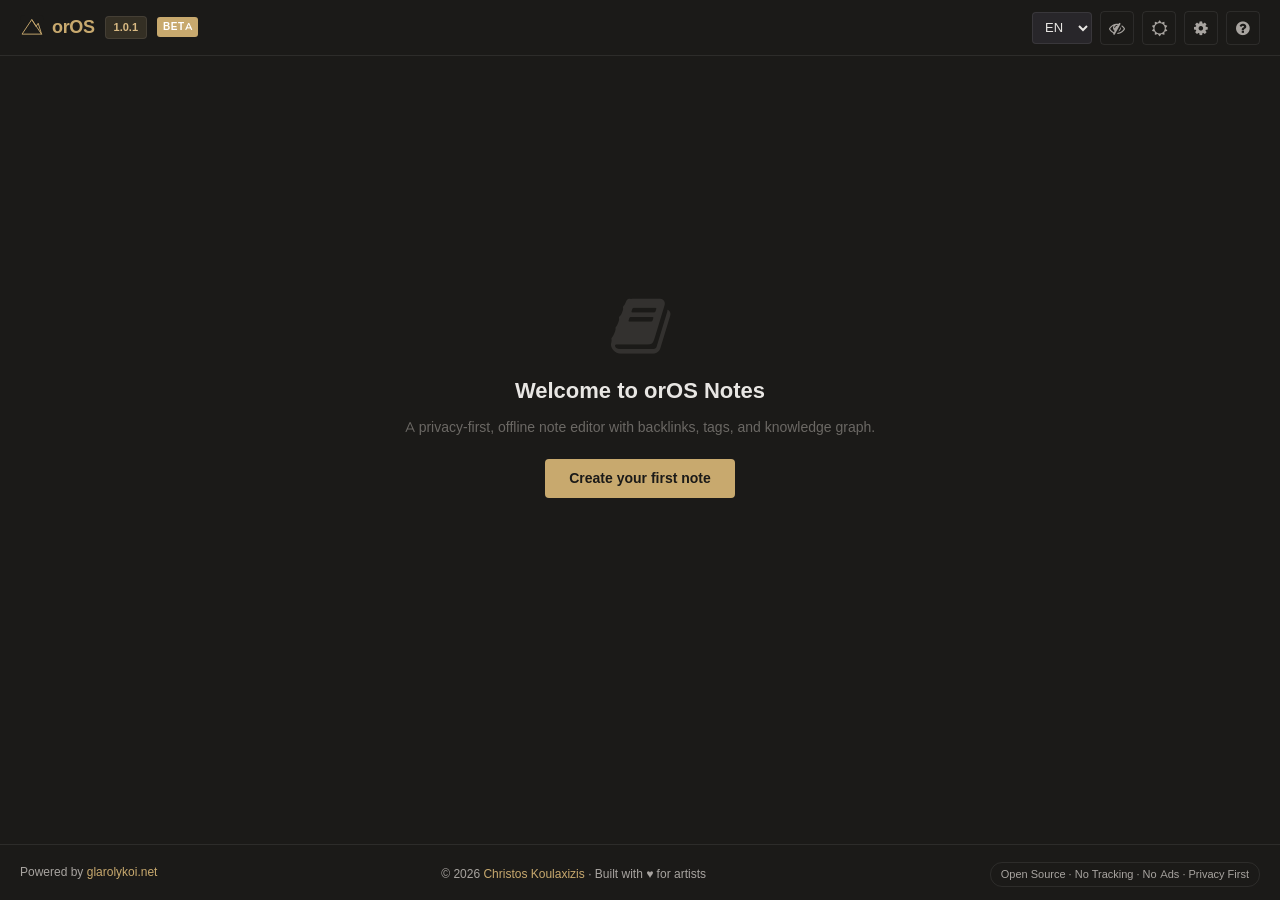
<file: notes.html>
<!DOCTYPE html>
<html lang="en">
<head>
  <meta charset="UTF-8">
  <meta name="viewport" content="width=device-width, initial-scale=1.0">
  <meta name="description" content="orOS Notes — Privacy-first, offline markdown note editor with backlinks, tags, and knowledge graph. No tracking.">

  <meta name="author" content="Christos Koulaxizis">
  <meta name="robots" content="index, follow">
  <meta name="googlebot" content="index, follow">
  <meta name="theme-color" content="#c8a96e">

  <meta property="og:type" content="article">
  <meta property="og:url" content="https://koulaxizis.github.io/oros-beta/notes.html">
  <meta property="og:title" content="orOS Notes — Privacy-First Wiki Notes">
  <meta property="og:description" content="Markdown notes with backlinks, tags, knowledge graph, and command palette. Works offline. No tracking.">
  <meta property="og:image" content="https://koulaxizis.github.io/oros-beta/og-image.png">
  <meta property="og:locale" content="en_US">
  <meta property="og:site_name" content="orOS">

  <meta name="twitter:card" content="summary_large_image">
  <meta name="twitter:url" content="https://koulaxizis.github.io/oros-beta/notes.html">
  <meta name="twitter:title" content="orOS Notes — Privacy-First Wiki Notes">
  <meta name="twitter:description" content="Markdown notes with backlinks, tags, knowledge graph, and command palette. Works offline. No tracking.">
  <meta name="twitter:image" content="https://koulaxizis.github.io/oros-beta/twitter-card.png">
  <meta name="twitter:creator" content="@koulaxizis">

  <meta name="keywords" content="notes, wiki notes, markdown editor, backlinks, wikilinks, knowledge graph, note taking, offline, privacy, open source">

  <link rel="preconnect" href="https://koulaxizis.github.io">
  <link rel="dns-prefetch" href="https://koulaxizis.github.io">

  <link rel="alternate" hreflang="en" href="https://koulaxizis.github.io/oros-beta/notes.html">
  <link rel="alternate" hreflang="el" href="https://koulaxizis.github.io/oros-beta/notes.html?lang=el">
  <link rel="alternate" hreflang="es" href="https://koulaxizis.github.io/oros-beta/notes.html?lang=es">
  <link rel="alternate" hreflang="it" href="https://koulaxizis.github.io/oros-beta/notes.html?lang=it">
  <link rel="alternate" hreflang="fr" href="https://koulaxizis.github.io/oros-beta/notes.html?lang=fr">
  <link rel="alternate" hreflang="de" href="https://koulaxizis.github.io/oros-beta/notes.html?lang=de">
  <link rel="alternate" hreflang="x-default" href="https://koulaxizis.github.io/oros-beta/notes.html">

  <title>orOS Notes</title>

  <script src="config.js"></script>
  <script>
    document.write('<base href="' + (OROS_CONFIG.baseHref || '/') + '">');
    var cLink = document.createElement('link');
    cLink.rel = 'canonical';
    cLink.href = OROS_CONFIG.domain + window.location.pathname;
    document.head.appendChild(cLink);
  </script>

  <link rel="icon" type="image/svg+xml" href="favicon.svg">
  <link rel="manifest" href="manifest.json">

  <link rel="preload" href="assets/fonts/nunito-regular.woff2" as="font" type="font/woff2" crossorigin>
  <link rel="preload" href="assets/fonts/nunito-medium.woff2" as="font" type="font/woff2" crossorigin>
  <link rel="preload" href="assets/fonts/nunito-semibold.woff2" as="font" type="font/woff2" crossorigin>
  <link rel="preload" href="assets/fonts/nunito-bold.woff2" as="font" type="font/woff2" crossorigin>
  <link rel="preload" href="assets/fonts/nunito-extrabold.woff2" as="font" type="font/woff2" crossorigin>

  <link rel="stylesheet" href="assets/css/icons.css">
  <link rel="stylesheet" href="assets/css/style.css">
  <link rel="stylesheet" href="assets/css/notes.css">

  <script src="assets/js/global-settings.js" defer></script>
  <script src="assets/js/seo.js" defer></script>
  <script src="assets/js/components/header.js" defer></script>
  <script src="assets/js/components/footer.js" defer></script>
  <script src="assets/js/notes.js" defer></script>
  <script src="assets/js/main.js" defer></script>
</head>
<body class="noscript">
  <script>document.body.classList.remove('noscript'); document.body.classList.add('js-enabled');</script>

  <noscript>
    <div class="noscript-message">JavaScript is required for orOS Notes to function. Please enable JavaScript.</div>
  </noscript>

  <div id="oros-header"></div>

  <!-- ===== TOOLBAR ===== -->
  <div class="notes-toolbar" id="notes-toolbar">
    <div class="notes-toolbar-left">
      <button class="notes-toggle-btn" id="btn-toggle-sidebar" data-i18n-tooltip="notes_toggle_sidebar_tt" title="Toggle Sidebar">
        <i class="fa fa-bars"></i>
      </button>
      <button class="notes-action-btn" id="btn-new-note" data-i18n-tooltip="notes_new_note_tt" title="New Note (Ctrl+N)">
        <i class="fa fa-plus"></i>
        <span data-i18n="notes_new_note">Note</span>
      </button>
      <button class="notes-action-btn" id="btn-new-folder" data-i18n-tooltip="notes_new_folder_tt" title="New Folder">
        <i class="fa fa-folder-o"></i>
        <span data-i18n="notes_new_folder">Folder</span>
      </button>
      <button class="notes-action-btn" id="btn-daily-note" data-i18n-tooltip="notes_daily_tt" title="Daily Note (Ctrl+D)">
        <i class="fa fa-calendar"></i>
        <span data-i18n="notes_daily_note">Daily</span>
      </button>
    </div>

    <div class="notes-toolbar-center">
      <div class="notes-search-box">
        <i class="fa fa-search search-icon"></i>
        <input type="text" class="notes-search-input" id="notes-search" data-i18n-placeholder="notes_search_placeholder" placeholder="Search notes...">
        <button class="notes-search-clear" id="notes-search-clear" style="display:none;">
          <i class="fa fa-times"></i>
        </button>
      </div>
    </div>

    <div class="notes-toolbar-right">
      <button class="notes-action-btn" id="btn-graph" data-i18n-tooltip="notes_graph_tt" title="Graph View">
        <i class="fa fa-share-alt"></i>
      </button>
      <button class="notes-action-btn" id="btn-command-palette" data-i18n-tooltip="notes_command_palette_tt" title="Command Palette (Ctrl+P)">
        <i class="fa fa-terminal"></i>
      </button>

      <div class="export-dropdown-wrapper">
        <button class="notes-action-btn" id="btn-export" data-i18n-tooltip="notes_export_tt" title="Export / Import">
          <i class="fa fa-download"></i>
          <span data-i18n="action_export">Export</span>
          <i class="fa fa-caret-down" style="font-size:10px;"></i>
        </button>

        <div class="export-dropdown" id="export-dropdown">
          <div class="export-group-label" data-i18n="notes_current_note">Current Note</div>
          <div class="export-item" data-scope="note" data-format="md" data-i18n="notes_markdown_md">
            <i class="fa fa-file-text-o"></i> Markdown (.md)
          </div>
          <div class="export-item" data-scope="note" data-format="txt" data-i18n="notes_plain_txt">
            <i class="fa fa-file-o"></i> Plain Text (.txt)
          </div>
          <div class="export-item" data-scope="note" data-format="doc" data-i18n="notes_word_doc">
            <i class="fa fa-file-word-o"></i> Word (.doc)
          </div>
          <div class="export-item" data-scope="note" data-format="pdf" data-i18n="notes_pdf_print">
            <i class="fa fa-file-pdf-o"></i> PDF (print)
          </div>
          <div class="export-divider"></div>
          <div class="export-group-label" data-i18n="notes_all_notes">All Notes</div>
          <div class="export-item" data-scope="all" data-format="md" data-i18n="notes_markdown_md">
            <i class="fa fa-file-text-o"></i> Markdown (.md)
          </div>
          <div class="export-item" data-scope="all" data-format="txt" data-i18n="notes_plain_txt">
            <i class="fa fa-file-o"></i> Plain Text (.txt)
          </div>
          <div class="export-item" data-scope="all" data-format="doc" data-i18n="notes_word_doc">
            <i class="fa fa-file-word-o"></i> Word (.doc)
          </div>
          <div class="export-item" data-scope="all" data-format="pdf" data-i18n="notes_pdf_print">
            <i class="fa fa-file-pdf-o"></i> PDF (print)
          </div>
          <div class="export-divider"></div>
          <div class="export-group-label" data-i18n="notes_data_section">Data</div>
          <div class="export-item" data-scope="all" data-format="json" data-i18n="notes_backup_json">
            <i class="fa fa-database"></i> Backup Database (.json)
          </div>
        </div>
      </div>

      <button class="notes-action-btn" id="btn-import" data-i18n-tooltip="notes_import_tt" title="Import">
        <i class="fa fa-upload"></i>
      </button>
    </div>
  </div>

  <input type="file" id="import-file-input" accept=".json,.md,.txt" style="display:none;">
  <iframe id="print-frame" style="display:none;position:absolute;width:0;height:0;border:0;" aria-hidden="true"></iframe>

  <!-- ===== MAIN CONTAINER ===== -->
  <div class="notes-container" id="notes-container">

    <!-- ===== SIDEBAR ===== -->
    <aside class="notes-sidebar" id="notes-sidebar">
      <div class="sidebar-content">
        <div class="sidebar-tree" id="sidebar-tree"></div>
        <div class="sidebar-root-dropzone" id="sidebar-root-dropzone" data-i18n="notes_drop_root">
          <i class="fa fa-arrow-down"></i> Drop here to move to root
        </div>
        <div class="sidebar-outline-panel" id="sidebar-outline-panel">
          <div class="tags-panel-header">
            <i class="fa fa-list-ul"></i> <span data-i18n="notes_outline_label">Outline</span>
          </div>
          <div class="outline-list" id="outline-list">
            <span class="outline-empty" data-i18n="notes_no_headers">No headers</span>
          </div>
        </div>
        <div class="sidebar-tags-panel" id="sidebar-tags-panel">
          <div class="tags-panel-header">
            <i class="fa fa-tags"></i> <span data-i18n="notes_tags_label">Tags</span>
          </div>
          <div class="tags-panel-list" id="tags-panel-list">
            <span class="tags-panel-empty" data-i18n="notes_no_tags_yet">No tags yet</span>
          </div>
        </div>
      </div>
    </aside>

    <!-- ===== MAIN EDITOR AREA ===== -->
    <main class="notes-main" id="notes-main">

      <div class="notes-empty-state" id="notes-empty-state" style="display:flex;">
        <i class="fa fa-book empty-icon"></i>
        <h2 data-i18n="notes_welcome_title">Welcome to orOS Notes</h2>
        <p data-i18n="notes_welcome_desc">A privacy-first, offline note editor with backlinks, tags, and knowledge graph.</p>
        <button class="btn-create-first-note" id="btn-create-first-note" data-i18n="notes_create_first">
          <i class="fa fa-plus"></i> Create your first note
        </button>
      </div>

      <div class="notes-editor-panel" id="notes-editor-panel" style="display:none;">
        <div class="editor-header">
          <input type="text" class="note-title-input" id="note-title-input" data-i18n-placeholder="notes_title_placeholder" placeholder="Untitled Note">
          <div class="editor-actions">
            <button class="editor-action-btn" id="btn-export-note" data-i18n-tooltip="notes_quick_export_tt" title="Quick Export (MD)">
              <i class="fa fa-share-square-o"></i>
            </button>
            <button class="editor-action-btn delete" id="btn-delete-note" data-i18n-tooltip="notes_delete_tt" title="Delete Note">
              <i class="fa fa-trash-o"></i>
            </button>
          </div>
        </div>

        <div class="editor-tabs">
          <button class="tab-btn active" id="tab-write" data-i18n="tab_write">Write</button>
          <button class="tab-btn" id="tab-preview" data-i18n="tab_preview">Preview</button>
          <div style="flex:1;"></div>
        </div>

        <div class="editor-body">
          <div class="editor-pane editor-pane-left">
            <textarea class="note-editor" id="note-editor" data-i18n-placeholder="notes_editor_placeholder" placeholder="Start writing... (Markdown supported)"></textarea>
            <div class="autocomplete-dropdown" id="autocomplete-dropdown">
              <div class="autocomplete-list" id="autocomplete-list"></div>
            </div>
          </div>
          <div class="editor-divider"></div>
          <div class="editor-pane editor-pane-right">
            <div class="note-preview" id="note-preview"></div>
          </div>
        </div>

        <div class="backlinks-panel" id="backlinks-panel">
          <div class="backlinks-header" id="backlinks-header">
            <i class="fa fa-link"></i>
            <span class="backlinks-title" data-i18n="notes_linked_references">Linked References</span>
            <span class="backlinks-count" id="backlinks-count">0</span>
            <i class="fa fa-chevron-up backlinks-chevron"></i>
          </div>
          <div class="backlinks-body" id="backlinks-body">
            <div class="backlinks-section">
              <div class="backlinks-section-label" data-i18n="notes_backlinks_label">Backlinks</div>
              <div class="backlinks-list" id="backlinks-list">
                <div class="backlinks-empty" data-i18n="notes_no_backlinks">No backlinks</div>
              </div>
            </div>
            <div class="backlinks-section">
              <div class="backlinks-section-label" data-i18n="notes_related_label">Related (by tags)</div>
              <div class="related-list" id="related-list">
                <div class="backlinks-empty" data-i18n="notes_no_related">No related notes</div>
              </div>
            </div>
          </div>
        </div>

        <div class="editor-footer">
          <div class="note-meta">
            <span class="meta-item">
              <i class="fa fa-clock-o"></i>
              <span id="note-modified" data-i18n="notes_modified_label">—</span>
            </span>
            <span class="meta-item">
              <i class="fa fa-file-text-o"></i>
              <span id="note-words" data-i18n="notes_words_count">0 words</span>
            </span>
            <span class="meta-item">
              <i class="fa fa-link"></i>
              <span id="note-links" data-i18n="notes_links_count">0 links</span>
            </span>
          </div>
          <div class="note-tags-section">
            <div class="note-tags-display" id="note-tags-display"></div>
            <input type="text" class="note-tags-input" id="note-tags-input" data-i18n-placeholder="notes_tags_input_ph" placeholder="+ tag">
            <div class="view-toggle-small">
              <button class="view-btn-small active" id="btn-view-split" data-i18n-tooltip="notes_split_tt" data-i18n="view_split" title="Split View">
                <i class="fa fa-columns"></i>
              </button>
              <button class="view-btn-small" id="btn-view-editor" data-i18n-tooltip="notes_editor_tt" data-i18n="view_editor_only" title="Editor Only">
                <i class="fa fa-pencil"></i>
              </button>
              <button class="view-btn-small" id="btn-view-preview" data-i18n-tooltip="notes_preview_tt" data-i18n="view_preview_only" title="Preview Only">
                <i class="fa fa-eye"></i>
              </button>
            </div>
          </div>
        </div>
      </div>
    </main>
  </div>

  <!-- ===== CONTEXT MENU (Tree) ===== -->
  <div class="context-menu" id="context-menu">
    <div class="context-item" data-action="rename" data-i18n="ctx_rename">
      <i class="fa fa-pencil"></i> Rename
    </div>
    <div class="context-item" data-action="pin" data-i18n="ctx_pin">
      <i class="fa fa-thumb-tack"></i> <span id="ctx-pin-label">Pin</span>
    </div>
    <div class="context-divider"></div>
    <div class="context-item" data-action="cut" data-i18n="ctx_cut">
      <i class="fa fa-scissors"></i> Cut
    </div>
    <div class="context-item disabled" data-action="paste" data-i18n="ctx_paste">
      <i class="fa fa-clipboard"></i> Paste
    </div>
    <div class="context-divider"></div>
    <div class="context-item" data-action="delete" data-i18n="ctx_delete">
      <i class="fa fa-trash-o"></i> Delete
    </div>
  </div>

  <!-- ===== EDITOR CONTEXT MENU ===== -->
  <div class="context-menu editor-context-menu" id="editor-context-menu">
    <div class="context-item" data-format="bold" data-i18n="notes_context_bold">
      <i class="fa fa-bold"></i> Bold
    </div>
    <div class="context-item" data-format="italic" data-i18n="notes_context_italic">
      <i class="fa fa-italic"></i> Italic
    </div>
    <div class="context-item" data-format="strike" data-i18n="notes_context_strikethrough">
      <i class="fa fa-strikethrough"></i> Strikethrough
    </div>
    <div class="context-item" data-format="code" data-i18n="notes_context_code">
      <i class="fa fa-code"></i> Code
    </div>
    <div class="context-divider"></div>
    <div class="context-item" data-format="wikilink" data-i18n="notes_context_wikilink">
      <i class="fa fa-link"></i> Wikilink
    </div>
    <div class="context-item" data-format="checkbox" data-i18n="notes_context_checkbox">
      <i class="fa fa-check-square-o"></i> Checkbox
    </div>
    <div class="context-divider"></div>
    <div class="context-item" data-format="h1" data-i18n="notes_context_h1">
      <i class="fa fa-header"></i> Heading 1
    </div>
    <div class="context-item" data-format="h2" data-i18n="notes_context_h2">
      <i class="fa fa-header"></i> Heading 2
    </div>
    <div class="context-item" data-format="h3" data-i18n="notes_context_h3">
      <i class="fa fa-header"></i> Heading 3
    </div>
  </div>

  <!-- ===== RENAME MODAL ===== -->
  <div class="modal" id="rename-modal">
    <div class="modal-overlay" id="rename-modal-overlay"></div>
    <div class="modal-content">
      <div class="modal-header">
        <h3 data-i18n="modal_rename">Rename</h3>
        <button class="modal-close" id="rename-modal-close"><i class="fa fa-times"></i></button>
      </div>
      <div class="modal-body">
        <label class="modal-label" data-i18n="modal_new_name">New name:</label>
        <input type="text" class="modal-input" id="rename-input">
      </div>
      <div class="modal-footer">
        <button class="btn-cancel" id="rename-cancel" data-i18n="btn_cancel">Cancel</button>
        <button class="btn-confirm" id="rename-confirm" data-i18n="btn_confirm">Rename</button>
      </div>
    </div>
  </div>

  <!-- ===== LINK PICKER MODAL ===== -->
  <div class="modal" id="link-picker-modal">
    <div class="modal-overlay" id="link-picker-modal-overlay"></div>
    <div class="modal-content">
      <div class="modal-header">
        <h3 data-i18n="notes_open_or_create">Open or Create Note</h3>
        <button class="modal-close" id="link-picker-modal-close"><i class="fa fa-times"></i></button>
      </div>
      <div class="modal-body">
        <label class="modal-label" data-i18n="notes_note_title_ph">Note title:</label>
        <input type="text" class="modal-input" id="link-picker-target">
        <div class="note-list-results" id="note-list-results"></div>
      </div>
      <div class="modal-footer">
        <button class="btn-cancel" id="link-picker-cancel" data-i18n="btn_cancel">Cancel</button>
        <button class="btn-confirm" id="link-picker-create" data-i18n="notes_open_btn">Open / Create</button>
      </div>
    </div>
  </div>

  <!-- ===== COMMAND PALETTE MODAL ===== -->
  <div class="command-palette-modal" id="command-palette-modal">
    <div class="command-palette-overlay" id="command-palette-overlay"></div>
    <div class="command-palette-content">
      <div class="command-palette-input-wrapper">
        <i class="fa fa-search"></i>
        <input type="text" class="command-palette-input" id="command-palette-input"
               data-i18n-placeholder="notes_command_ph" placeholder="Type to search notes or > for commands...">
      </div>
      <div class="command-palette-results" id="command-palette-results"></div>
      <div class="command-palette-footer">
        <span><kbd>↑</kbd><kbd>↓</kbd> <span data-i18n="notes_cmd_nav">Navigate</span></span>
        <span><kbd>Enter</kbd> <span data-i18n="notes_cmd_enter">Select</span></span>
        <span><kbd>Esc</kbd> <span data-i18n="notes_cmd_esc">Close</span></span>
      </div>
    </div>
  </div>

  <!-- ===== GRAPH MODAL ===== -->
  <div class="modal graph-modal" id="graph-modal">
    <div class="modal-overlay" id="graph-modal-overlay"></div>
    <div class="modal-content" style="max-width:720px;width:90%;">
      <div class="modal-header">
        <h3 data-i18n="notes_knowledge_graph">Knowledge Graph</h3>
        <button class="modal-close" id="graph-modal-close"><i class="fa fa-times"></i></button>
      </div>
      <div class="modal-body" style="padding:0;position:relative;overflow:hidden;">
        <canvas id="graph-canvas" style="width:100%;height:500px;display:block;"></canvas>
        <div class="graph-legend">
          <div class="graph-legend-item">
            <span class="graph-dot active-dot"></span> Active Note
          </div>
          <div class="graph-legend-item">
            <span class="graph-dot linked-dot"></span> Linked Note
          </div>
          <div class="graph-legend-item">
            <span class="graph-line"></span> Wikilink
          </div>
        </div>
      </div>
    </div>
  </div>

  <!-- ===== SHARED SETTINGS MODAL ===== -->
  <div class="settings-modal">
    <div class="settings-modal-overlay"></div>
    <div class="settings-modal-content">
      <div class="settings-header">
        <h2 data-i18n="settings">Settings</h2>
        <button class="settings-close" aria-label="Close settings"><i class="fa fa-times"></i></button>
      </div>
      <div class="settings-nav">
        <button class="tab-btn active" data-tab="global-settings" data-i18n="tab_global">Global</button>
        <button class="tab-btn" data-tab="notes-settings" data-i18n="tab_notes">Notes</button>
      </div>
      <div class="settings-body">
        <div class="tab-panel" id="global-settings" style="display:flex;">
          <div class="toggles-container">
            <div class="toggle-row">
              <span class="toggle-label" data-i18n="toggle_zen">Zen Mode</span>
              <label class="switch"><input type="checkbox" id="toggle-zen-mode"><span class="slider"></span></label>
            </div>
            <div class="toggle-row">
              <span class="toggle-label" data-i18n="install_app">Install as App</span>
              <button class="btn-install" id="btn-install" disabled data-i18n="install_app">Install</button>
            </div>
            <div class="settings-divider"></div>
            <div class="beta-section">
              <div class="beta-header" data-i18n="beta_title">Beta Channel</div>
              <p class="beta-warning" data-i18n="beta_warning">This is a beta version. Features may change.</p>
              <div class="beta-links">
                <a href="https://github.com/koulaxizis/oros-beta" target="_blank" rel="noopener" class="beta-btn" data-i18n="beta_repo_link">GitHub Repository</a>
                <a href="https://koulaxizis.github.io/oros-beta/notes.html" target="_blank" rel="noopener" class="beta-btn" data-i18n="link_live_beta">Live Beta</a>
              </div>
            </div>
          </div>
        </div>
        <div class="tab-panel" id="notes-settings" style="display:none;">
          <div class="toggles-container">
            <div class="toggle-row">
              <span class="toggle-label" data-i18n="default_view_mode">Default view mode</span>
              <select class="setting-select" id="setting-default-view">
                <option value="split" data-i18n="view_mode_split">Split (Editor + Preview)</option>
                <option value="editor" data-i18n="view_mode_editor">Editor Only</option>
                <option value="preview" data-i18n="view_mode_preview">Preview Only</option>
              </select>
            </div>
            <div class="settings-divider"></div>
            <div class="toggle-row">
              <span class="toggle-label" data-i18n="backlinks_default_state">Linked References default state</span>
              <select class="setting-select" id="setting-backlinks-default">
                <option value="open" data-i18n="backlinks_open">Open on load</option>
                <option value="closed" data-i18n="backlinks_closed">Closed on load</option>
              </select>
            </div>
            <div class="settings-divider"></div>
            <div class="toggle-row">
              <span class="toggle-label" data-i18n="sidebar_sort_order">Sidebar sort order</span>
              <select class="setting-select" id="setting-sidebar-sort">
                <option value="recent-modified" data-i18n="sort_recent_modified">Recent Modified</option>
                <option value="recent-created" data-i18n="sort_recent_created">Recent Created</option>
                <option value="alpha-asc" data-i18n="sort_alpha_asc">Alphabetical A-Z</option>
                <option value="alpha-desc" data-i18n="sort_alpha_desc">Alphabetical Z-A</option>
                <option value="folders-first" data-i18n="sort_folders_first">Folders First, then Notes</option>
                <option value="notes-first" data-i18n="sort_notes_first">Notes First, then Folders</option>
              </select>
            </div>
            <div class="settings-divider"></div>
            <div class="toggle-row">
              <span class="toggle-label" data-i18n="toggle_hide_new_note_btn">Hide New Note Button</span>
              <label class="switch"><input type="checkbox" id="toggle-hide-new-note-btn"><span class="slider"></span></label>
            </div>
            <div class="toggle-row">
              <span class="toggle-label" data-i18n="toggle_hide_new_folder_btn">Hide New Folder Button</span>
              <label class="switch"><input type="checkbox" id="toggle-hide-new-folder-btn"><span class="slider"></span></label>
            </div>
            <div class="toggle-row">
              <span class="toggle-label" data-i18n="toggle_hide_sidebar_toggle">Hide Sidebar Toggle</span>
              <label class="switch"><input type="checkbox" id="toggle-hide-sidebar-toggle"><span class="slider"></span></label>
            </div>
            <div class="settings-divider"></div>
            <table class="shortcut-table">
              <thead><tr><th data-i18n="shortcut_action">Action</th><th data-i18n="shortcut_key">Shortcut</th></tr></thead>
              <tbody>
                <tr><td data-i18n="notes_new_note">New Note</td><td><kbd>Ctrl+N</kbd></td></tr>
                <tr><td data-i18n="notes_command_palette_tt">Command Palette</td><td><kbd>Ctrl+P</kbd></td></tr>
                <tr><td data-i18n="notes_daily_note">Daily Note</td><td><kbd>Ctrl+D</kbd></td></tr>
                <tr><td data-i18n="notes_quick_export_tt">Export (MD)</td><td><kbd>Ctrl+E</kbd></td></tr>
                <tr><td data-i18n="notes_backup_json">Backup (JSON)</td><td><kbd>Ctrl+S</kbd></td></tr>
                <tr><td data-i18n="notes_search_placeholder">Search</td><td><kbd>Ctrl+Shift+F</kbd></td></tr>
                <tr><td>Zen Mode</td><td><kbd>F9</kbd></td></tr>
                <tr><td>Close Panels</td><td><kbd>Esc</kbd></td></tr>
              </tbody>
            </table>
          </div>
        </div>
      </div>
    </div>
  </div>

  <div id="oros-footer"></div>

  <script>
    if ('serviceWorker' in navigator) {
      window.addEventListener('load', function() {
        navigator.serviceWorker.register(
          OROS_CONFIG.baseHref + 'service-worker.js',
          { scope: OROS_CONFIG.baseHref }
        ).catch(function(err) {
          console.warn('SW registration failed:', err);
        });
      });
    }
  </script>

</body>
</html>
</file>
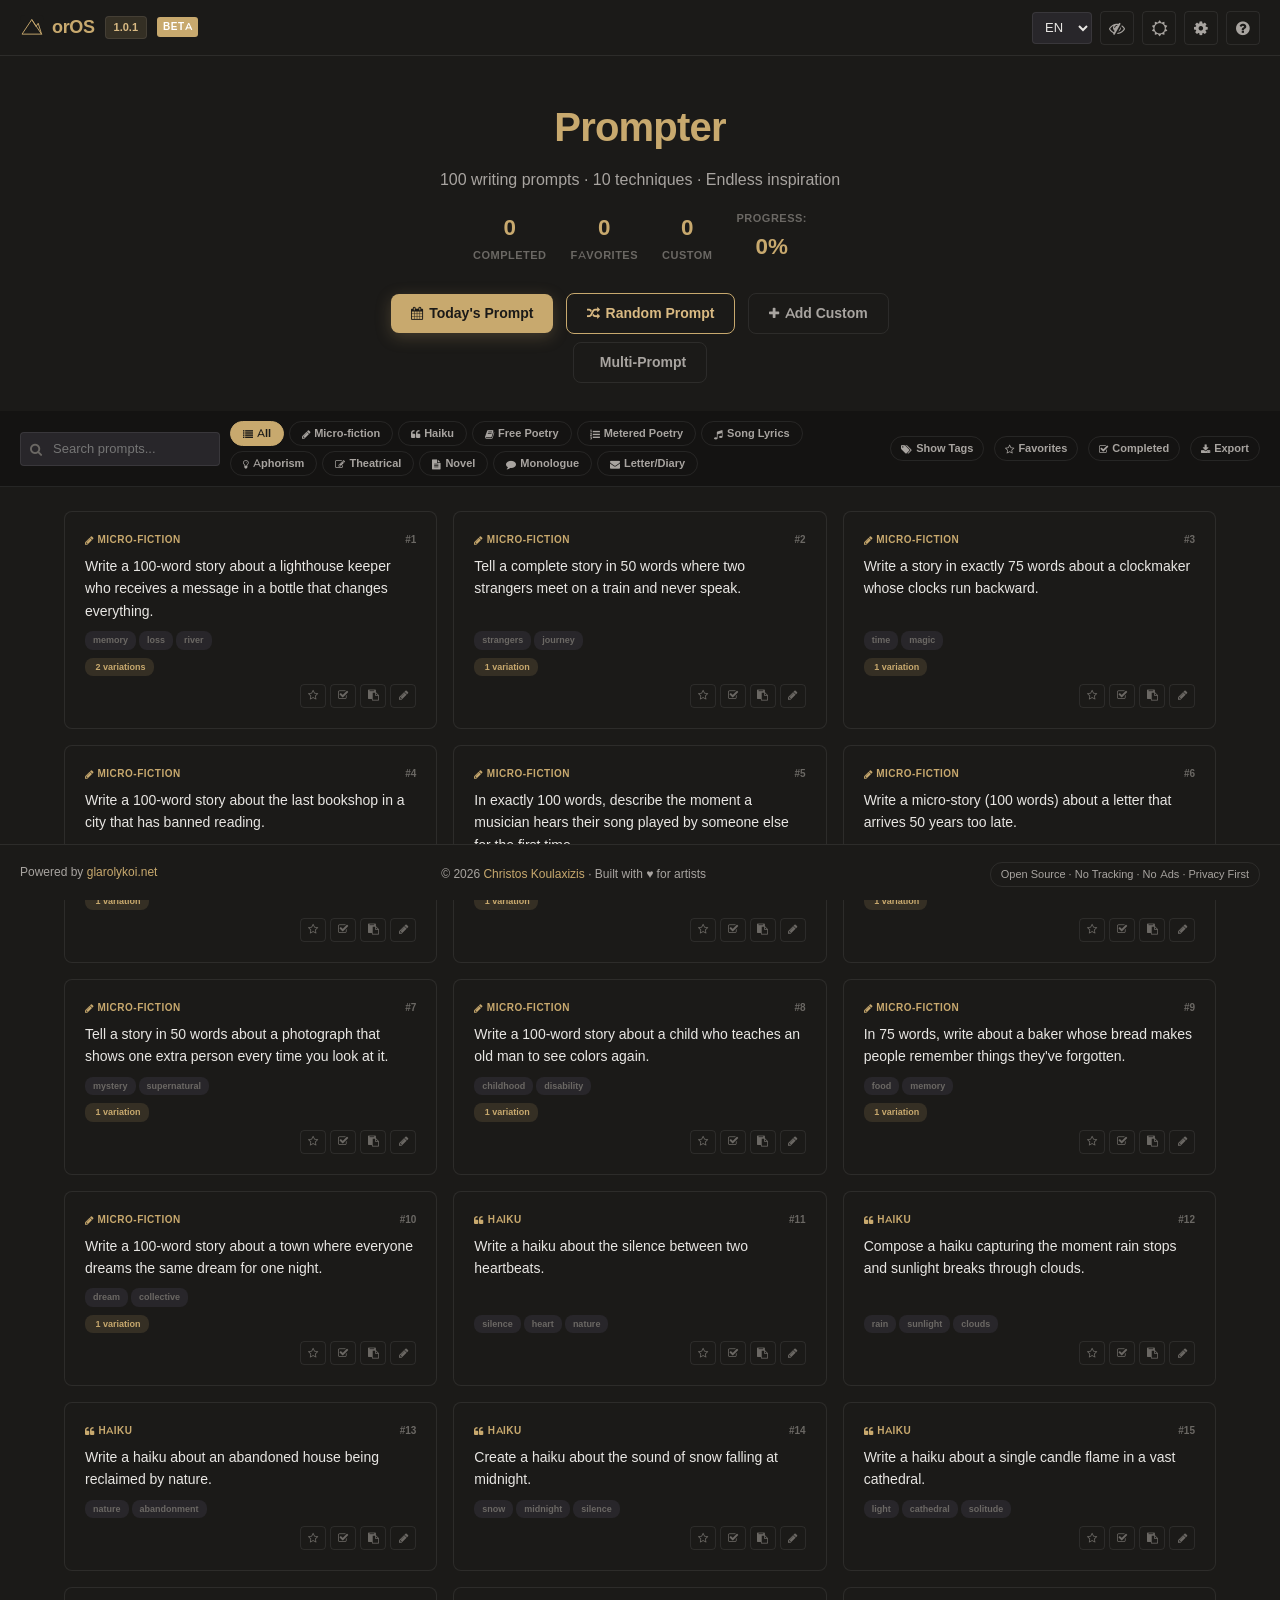
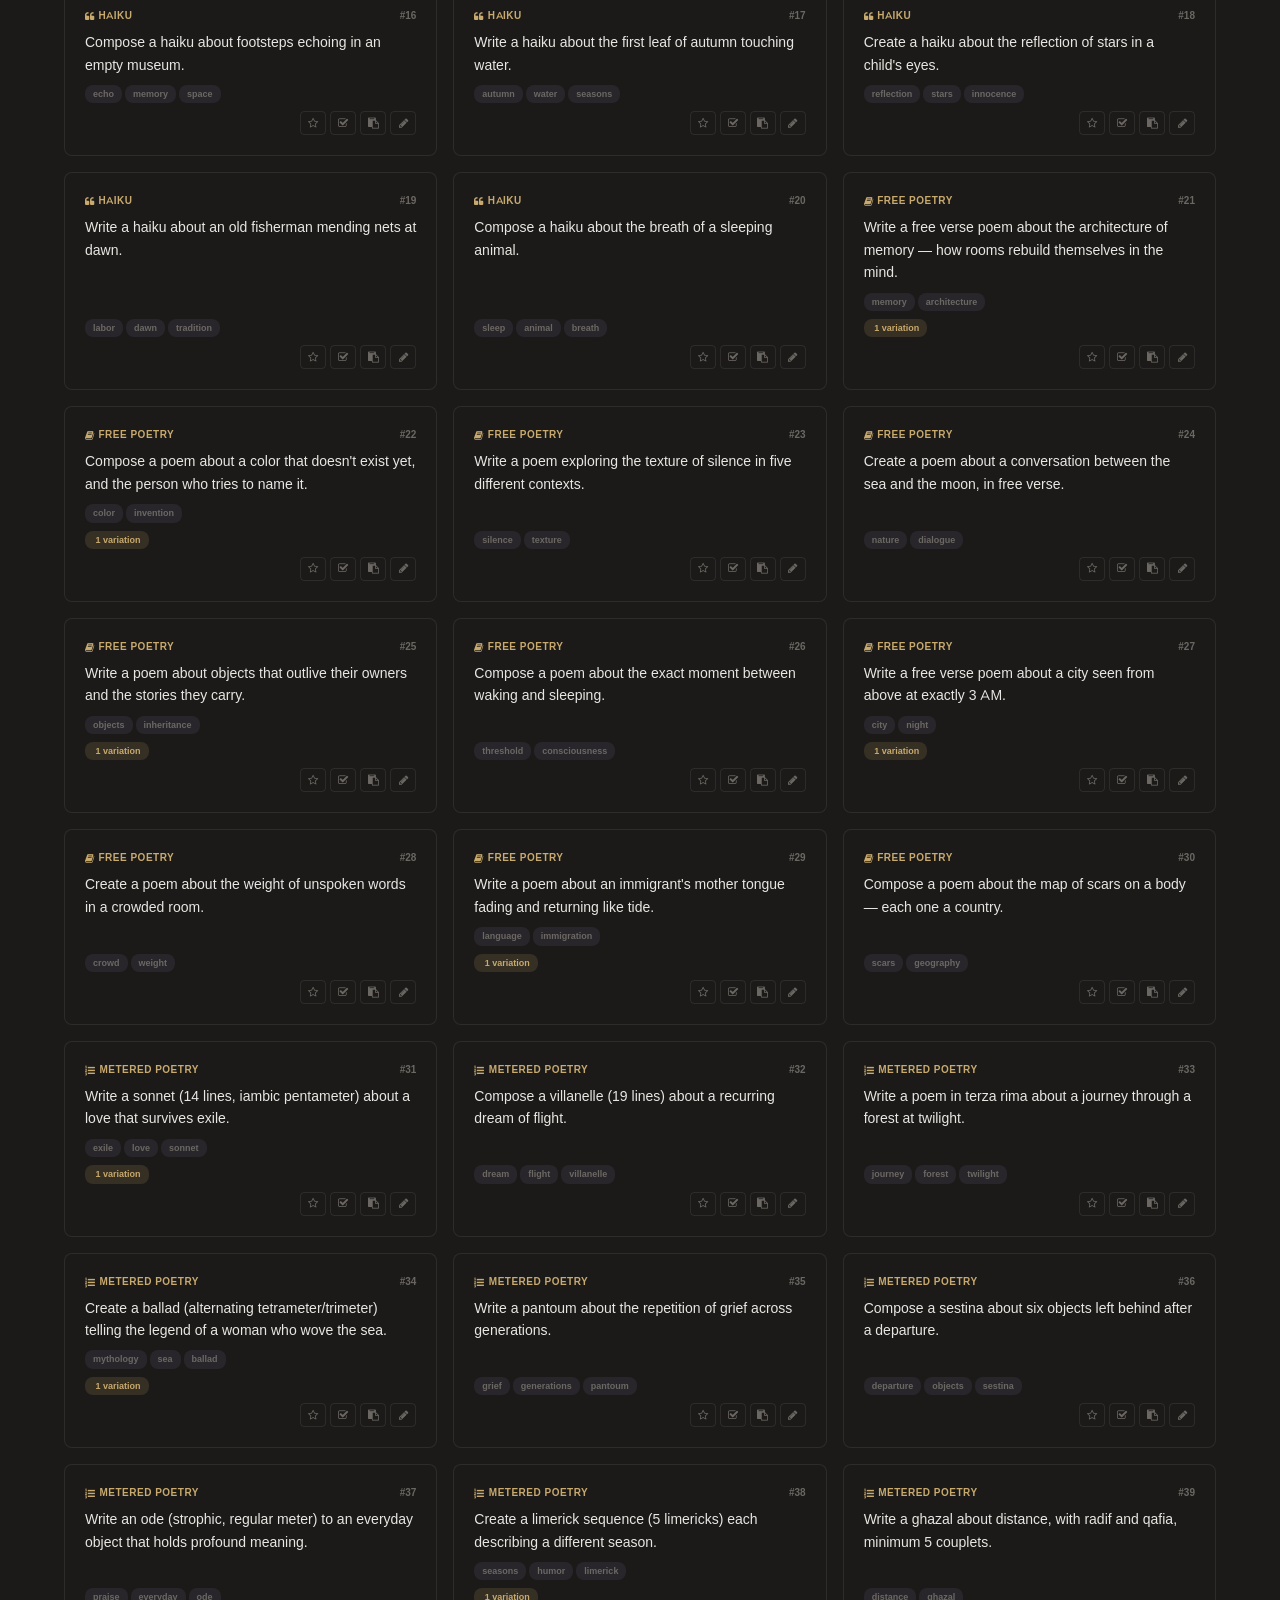
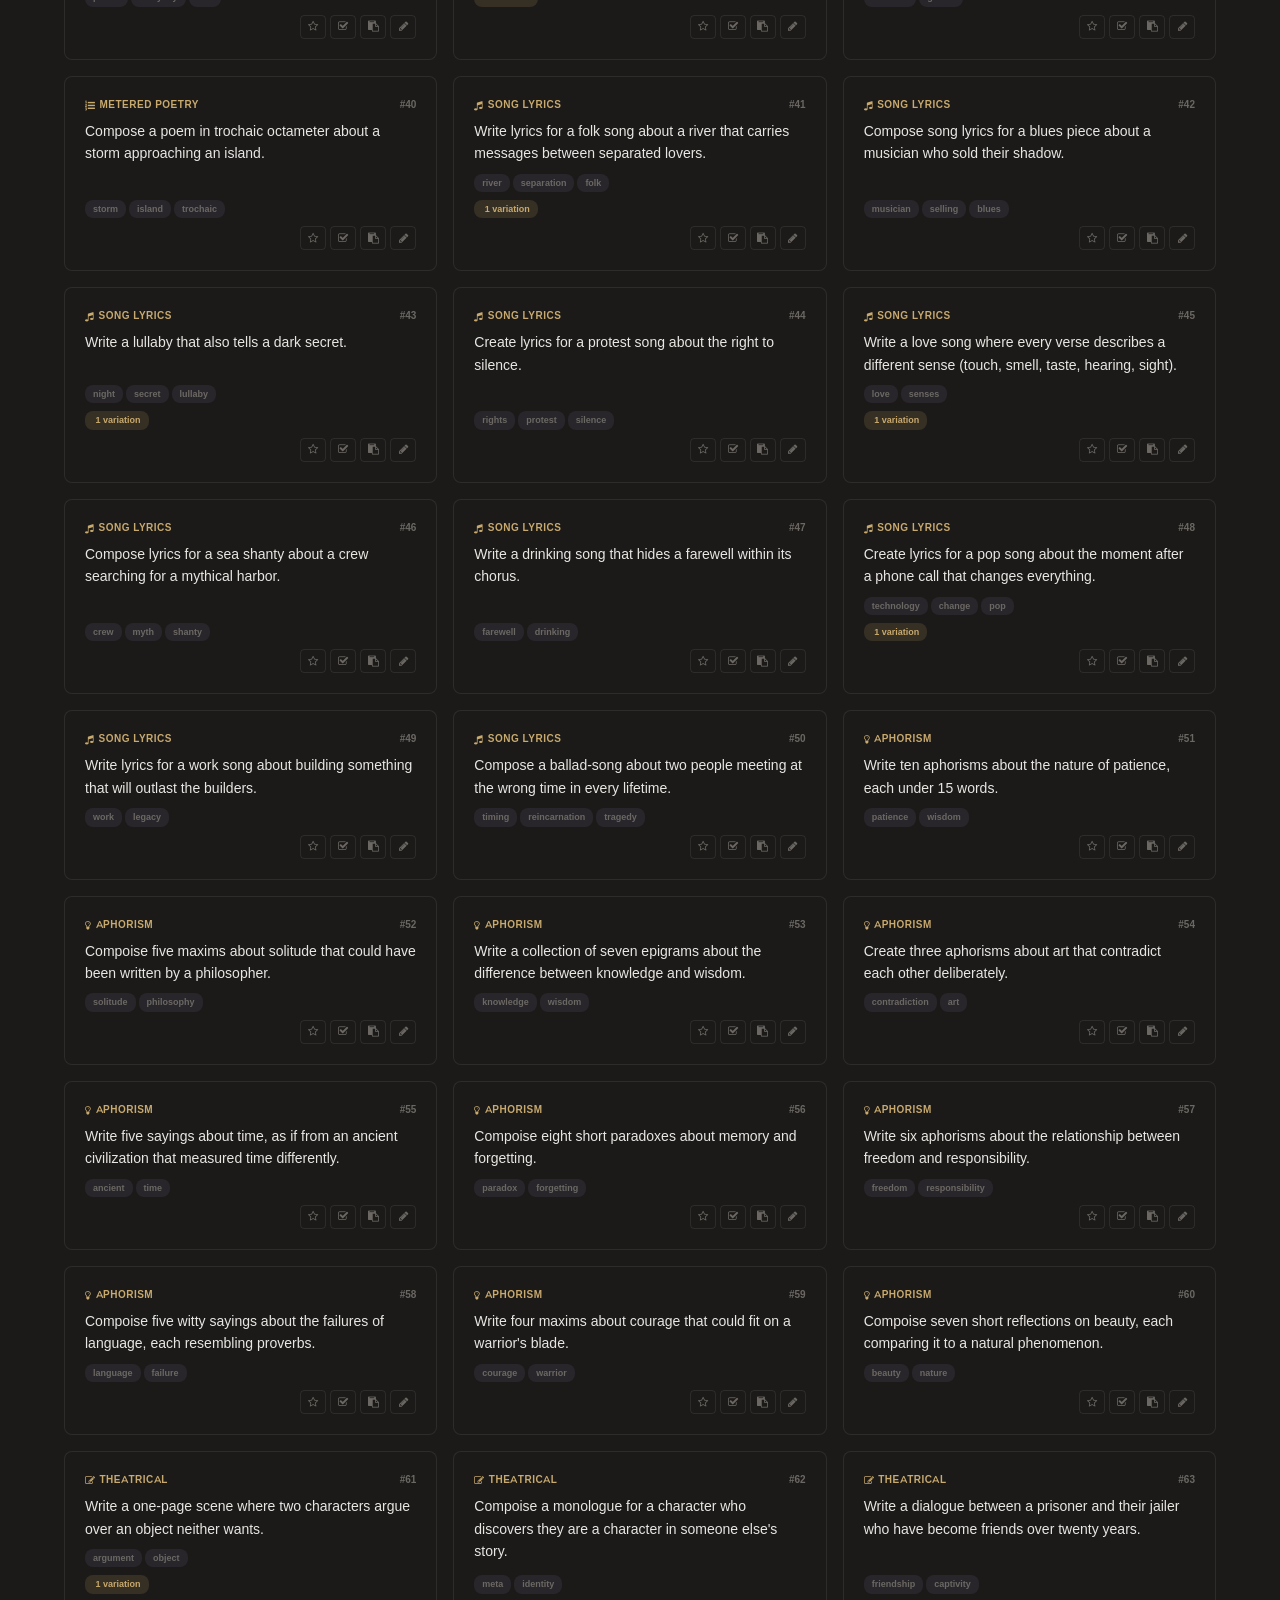
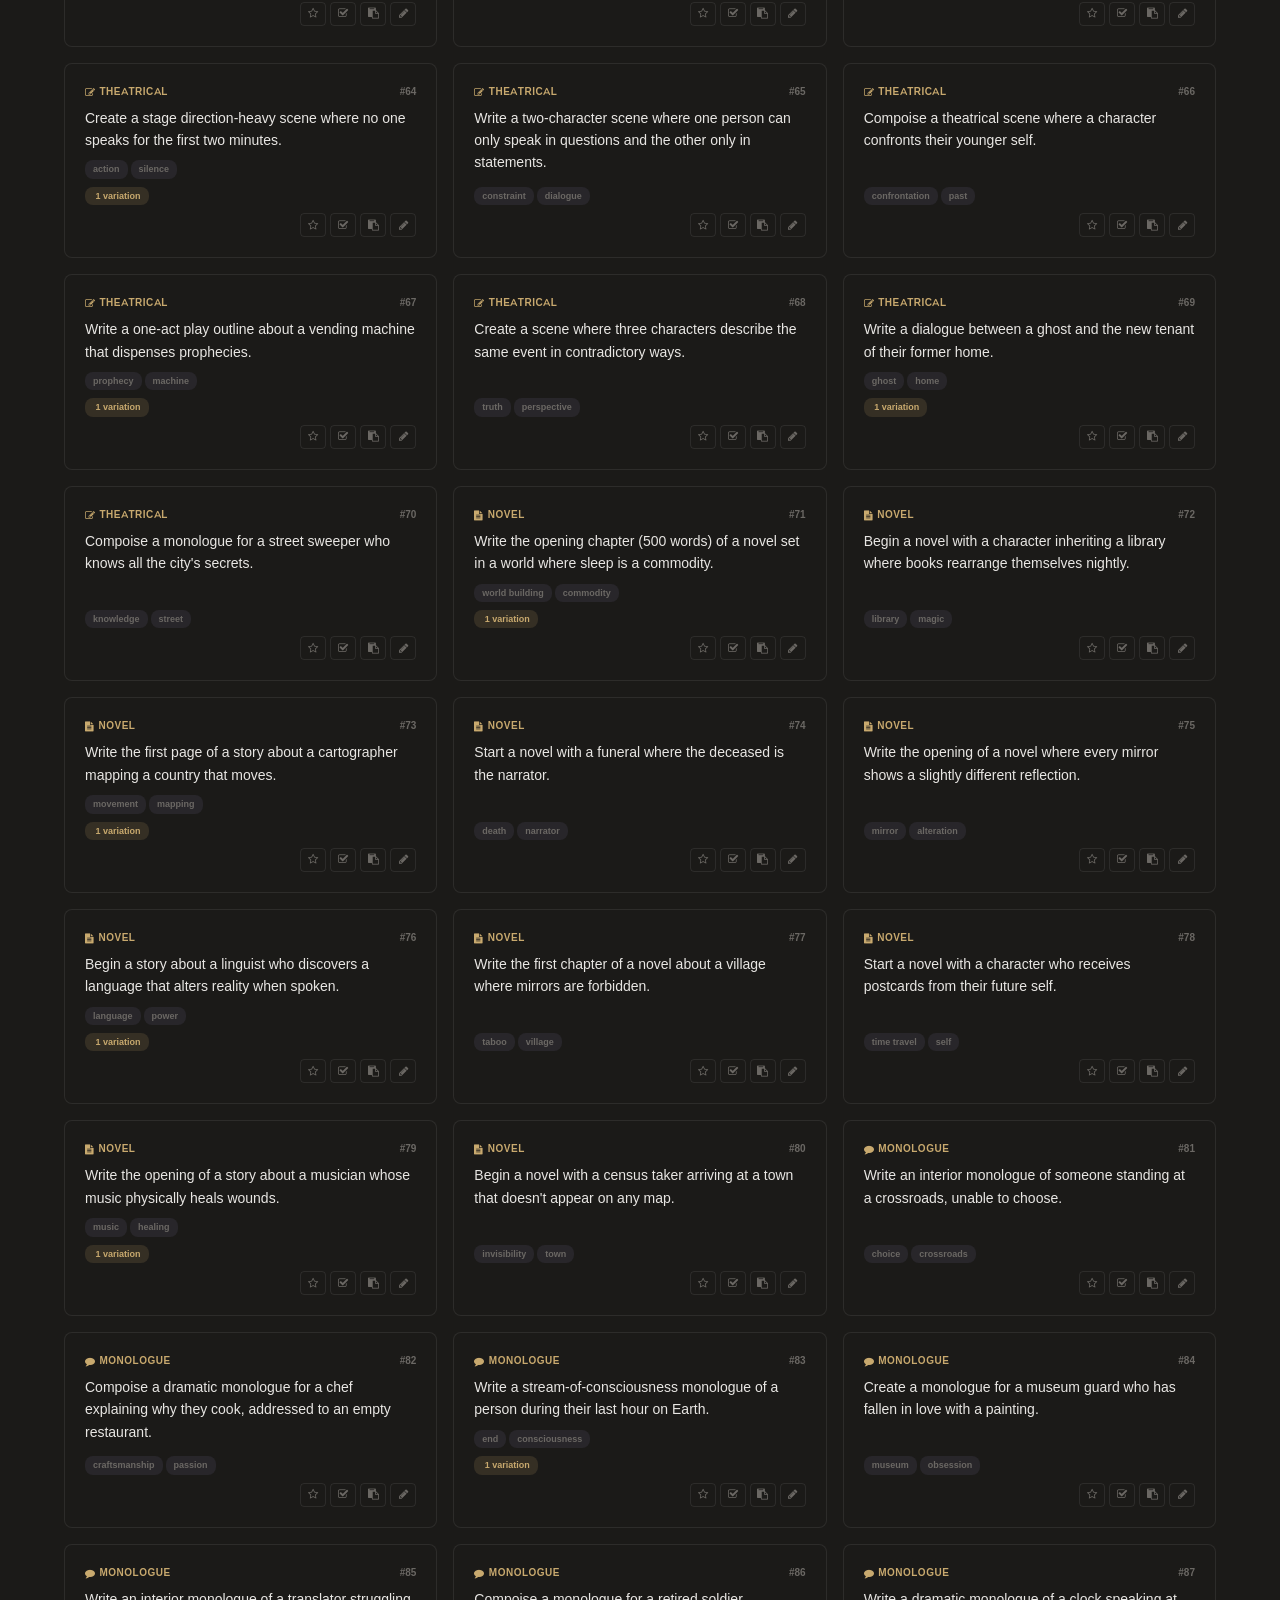
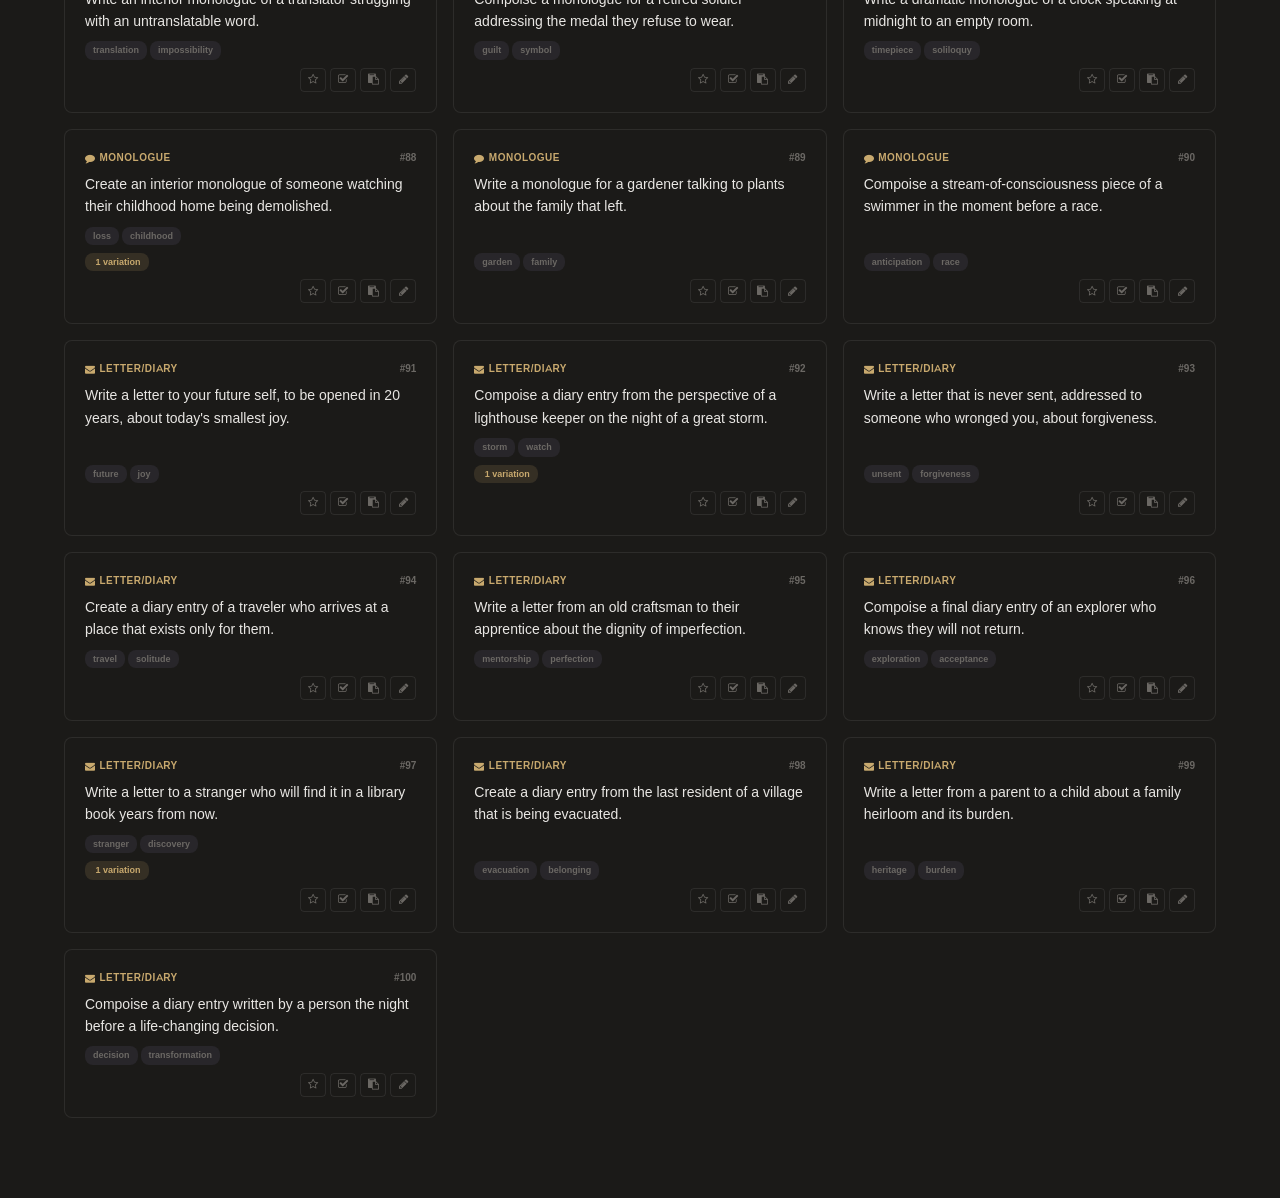
<file: prompter.html>
<!DOCTYPE html>
<html lang="en">
<head>
  <meta charset="UTF-8">
  <meta name="viewport" content="width=device-width, initial-scale=1.0">
  <meta name="description" content="orOS Prompter — 100 writing prompts across 10 techniques. Micro-fiction, haiku, poetry, songs, theatrical, novels. Works offline. No tracking.">

  <meta name="author" content="Christos Koulaxizis">
  <meta name="robots" content="index, follow">
  <meta name="googlebot" content="index, follow">
  <meta name="theme-color" content="#c8a96e">

  <meta property="og:type" content="article">
  <meta property="og:url" content="https://koulaxizis.github.io/oros-beta/prompter.html">
  <meta property="og:title" content="orOS Prompter — Writing Prompts & Inspiration">
  <meta property="og:description" content="100 writing prompts across 10 techniques. Includes variations, tags, and progress tracking.">
  <meta property="og:image" content="https://koulaxizis.github.io/oros-beta/og-image.png">
  <meta property="og:locale" content="en_US">
  <meta property="og:site_name" content="orOS">

  <meta name="twitter:card" content="summary_large_image">
  <meta name="twitter:url" content="https://koulaxizis.github.io/oros-beta/prompter.html">
  <meta name="twitter:title" content="orOS Prompter — Writing Prompts & Inspiration">
  <meta name="twitter:description" content="100 writing prompts across 10 techniques. Track progress, create custom prompts.">
  <meta name="twitter:image" content="https://koulaxizis.github.io/oros-beta/twitter-card.png">
  <meta name="twitter:creator" content="@koulaxizis">

  <meta name="keywords" content="writing prompts, creative writing, micro-fiction, haiku, poetry, song lyrics, aphorism, theatrical, monologue, inspiration, offline, privacy, open source">

  <link rel="preconnect" href="https://koulaxizis.github.io">
  <link rel="dns-prefetch" href="https://koulaxizis.github.io">

  <link rel="alternate" hreflang="en" href="https://koulaxizis.github.io/oros-beta/prompter.html">
  <link rel="alternate" hreflang="el" href="https://koulaxizis.github.io/oros-beta/prompter.html?lang=el">
  <link rel="alternate" hreflang="es" href="https://koulaxizis.github.io/oros-beta/prompter.html?lang=es">
  <link rel="alternate" hreflang="it" href="https://koulaxizis.github.io/oros-beta/prompter.html?lang=it">
  <link rel="alternate" hreflang="fr" href="https://koulaxizis.github.io/oros-beta/prompter.html?lang=fr">
  <link rel="alternate" hreflang="de" href="https://koulaxizis.github.io/oros-beta/prompter.html?lang=de">
  <link rel="alternate" hreflang="x-default" href="https://koulaxizis.github.io/oros-beta/prompter.html">

  <title>orOS Prompter</title>
  <script src="config.js"></script>
  <script>
    document.write('<base href="' + (OROS_CONFIG.baseHref || '/') + '">');
    var cLink = document.createElement('link');
    cLink.rel = 'canonical';
    cLink.href = OROS_CONFIG.domain + window.location.pathname;
    document.head.appendChild(cLink);
  </script>

  <link rel="icon" type="image/svg+xml" href="favicon.svg">
  <link rel="manifest" href="manifest.json">

  <link rel="preload" href="assets/fonts/nunito-regular.woff2" as="font" type="font/woff2" crossorigin>
  <link rel="preload" href="assets/fonts/nunito-medium.woff2" as="font" type="font/woff2" crossorigin>
  <link rel="preload" href="assets/fonts/nunito-semibold.woff2" as="font" type="font/woff2" crossorigin>
  <link rel="preload" href="assets/fonts/nunito-bold.woff2" as="font" type="font/woff2" crossorigin>
  <link rel="preload" href="assets/fonts/nunito-extrabold.woff2" as="font" type="font/woff2" crossorigin>

  <link rel="stylesheet" href="assets/css/icons.css">
  <link rel="stylesheet" href="assets/css/style.css">
  <link rel="stylesheet" href="assets/css/prompter.css">

  <script src="assets/js/global-settings.js" defer></script>
  <script src="assets/js/seo.js" defer></script>
  <script src="assets/js/components/header.js" defer></script>
  <script src="assets/js/components/footer.js" defer></script>
  <script src="assets/js/prompter.js" defer></script>
  <script src="assets/js/main.js" defer></script>
</head>
<body class="prompter-page noscript">
  <script>document.body.classList.remove('noscript'); document.body.classList.add('js-enabled');</script>

  <noscript>
    <div class="noscript-message">JavaScript is required for orOS Prompter to function. Please enable JavaScript.</div>
  </noscript>

  <div id="oros-header"></div>

  <div id="prompter-wrapper">

    <div class="prompter-hero">
      <div class="prompter-hero-content">
        <h1 data-i18n="prompter_title">Prompter</h1>
        <p class="prompter-subtitle" data-i18n="prompter_subtitle">100 writing prompts · 10 techniques · Endless inspiration</p>
        
        <div class="prompter-stats-row" id="prompter-stats">
          <div class="stat-item">
            <span class="stat-value" id="completed-count">0</span>
            <span class="stat-label" data-i18n="stats_completed">Completed</span>
          </div>
          <div class="stat-item">
            <span class="stat-value" id="favorites-count">0</span>
            <span class="stat-label" data-i18n="stats_favorites">Favorites</span>
          </div>
          <div class="stat-item">
            <span class="stat-value" id="custom-count">0</span>
            <span class="stat-label" data-i18n="stats_custom">Custom</span>
          </div>
          <div class="stat-item">
            <span class="stat-label" data-i18n="stats_progress">Progress:</span>
            <span class="stat-percentage" id="progress-percent">0%</span>
          </div>
        </div>

        <button class="daily-prompt-btn" id="btn-daily-prompt">
          <i class="fa fa-calendar"></i>
          <span data-i18n="prompter_daily">Today's Prompt</span>
        </button>
        <button class="random-prompt-btn" id="btn-random-prompt">
          <i class="fa fa-random"></i>
          <span data-i18n="prompter_random">Random Prompt</span>
        </button>
        <button class="custom-prompts-btn" id="btn-custom-prompts">
          <i class="fa fa-plus"></i>
          <span data-i18n="prompter_add_custom">Add Custom</span>
        </button>
        <button class="multi-prompt-btn" id="btn-multi-prompt">
          <i class="fa fa-layer-group"></i>
          <span data-i18n="prompter_multi">Multi-Prompt</span>
        </button>
      </div>
    </div>

    <div class="prompter-controls">
      <div class="search-wrap">
        <i class="fa fa-search search-icon"></i>
        <input type="text" id="prompt-search" data-i18n-placeholder="prompter_search_placeholder" placeholder="Search prompts...">
      </div>
      
      <div class="filter-row" id="category-chips"></div>
      <div class="filter-row" id="tag-chips" style="display:none;"></div>
      
      <button class="show-tags-btn" id="btn-show-tags">
        <i class="fa fa-tags"></i>
        <span data-i18n="prompter_show_tags">Show Tags</span>
      </button>
      <button class="favorites-toggle" id="btn-favorites-toggle">
        <i class="fa fa-star-o"></i>
        <span data-i18n="prompter_favorites">Favorites</span>
      </button>
      <button class="completed-toggle" id="btn-completed-toggle">
        <i class="fa fa-check-square-o"></i>
        <span data-i18n="prompter_completed">Completed</span>
      </button>
      <button class="export-btn" id="btn-export-prompts">
        <i class="fa fa-download"></i>
        <span data-i18n="prompter_export">Export</span>
      </button>
    </div>

    <div class="sprint-timer-modal" id="sprint-modal" style="display:none;">
      <div class="modal-content">
        <div class="modal-header">
          <h3 data-i18n="sprint_timer">Writing Sprint Timer</h3>
          <button class="modal-close" id="btn-close-sprint"><i class="fa fa-times"></i></button>
        </div>
        <div class="timer-presets">
          <button class="preset-btn" data-minutes="5">5 min</button>
          <button class="preset-btn" data-minutes="10">10 min</button>
          <button class="preset-btn" data-minutes="15">15 min</button>
          <button class="preset-btn" data-minutes="25">25 min</button>
          <button class="preset-btn" data-minutes="45">45 min</button>
        </div>
        <div class="timer-display" id="sprint-timer-display">
          <span id="timer-minutes">10</span>:<span id="timer-seconds">00</span>
        </div>
        <div class="timer-controls">
          <button class="timer-start" id="btn-timer-start"><i class="fa fa-play"></i></button>
          <button class="timer-stop" id="btn-timer-stop" style="display:none;"><i class="fa fa-pause"></i></button>
          <button class="timer-reset" id="btn-timer-reset"><i class="fa fa-refresh"></i></button>
        </div>
        <button class="writer-launch-btn" id="btn-launch-with-timer">
          <i class="fa fa-pencil"></i>
          <span data-i18n="sprint_launch">Launch Writer with Timer</span>
        </button>
      </div>
    </div>

    <div class="custom-prompt-modal" id="custom-modal" style="display:none;">
      <div class="modal-content">
        <div class="modal-header">
          <h3 data-i18n="add_custom_prompt">Add Custom Prompt</h3>
          <button class="modal-close" id="btn-close-custom"><i class="fa fa-times"></i></button>
        </div>
        <form id="custom-prompt-form">
          <div class="form-row">
            <label for="custom-category" data-i18n="label_category">Category</label>
            <select id="custom-category"></select>
          </div>
          <div class="form-row">
            <label for="custom-tags" data-i18n="label_tags">Tags (comma-separated)</label>
            <input type="text" id="custom-tags" placeholder="love, memory, nature...">
          </div>
          <div class="form-row">
            <label for="custom-en" data-i18n="label_english">English Text</label>
            <textarea id="custom-en" rows="3"></textarea>
          </div>
          <div class="form-row">
            <label for="custom-el" data-i18n="label_greek">Greek Text</label>
            <textarea id="custom-el" rows="3"></textarea>
          </div>
          <button type="submit" class="save-custom-btn" data-i18n="btn_save">Save</button>
        </form>
      </div>
    </div>

    <div class="multi-prompt-modal" id="multi-modal" style="display:none;">
      <div class="modal-content">
        <div class="modal-header">
          <h3 data-i18n="multi_prompt_session">Multi-Prompt Session</h3>
          <button class="modal-close" id="btn-close-multi"><i class="fa fa-times"></i></button>
        </div>
        <p class="multi-instruction" data-i18n="multi_instruction">Select 2-3 prompts below, then click Start Session.</p>
        <div class="selected-count">
          <span data-i18n="selected_count">Selected:</span> <span id="multi-selected-count">0</span>/3
        </div>
        <button class="start-session-btn" id="btn-start-session" disabled>
          <i class="fa fa-play-circle"></i>
          <span data-i18n="btn_start_session">Start Session</span>
        </button>
      </div>
    </div>

    <div class="random-prompt-display" id="random-prompt-display" style="display:none;">
      <div class="random-prompt-card">
        <div class="random-prompt-header">
          <span class="random-prompt-category" id="random-category-badge"></span>
          <div class="random-prompt-actions">
            <button class="mini-btn" id="btn-reroll" title="Another"><i class="fa fa-refresh"></i></button>
            <button class="mini-btn" id="btn-random-copy" title="Copy"><i class="fa fa-clipboard"></i></button>
            <button class="mini-btn" id="btn-random-complete" title="Mark Complete"><i class="fa fa-check"></i></button>
            <button class="mini-btn" id="btn-random-close" title="Close"><i class="fa fa-times"></i></button>
          </div>
        </div>
        <p class="random-prompt-text" id="random-prompt-text"></p>
        <div class="prompt-variations" id="prompt-variations" style="display:none;">
          <button class="variation-select" data-variation=""></button>
        </div>
        <button class="open-in-writer-btn" id="btn-open-in-writer">
          <i class="fa fa-pencil"></i>
          <span data-i18n="prompter_open_in_writer">Open in Writer</span>
        </button>
      </div>
    </div>

    <div class="prompts-grid" id="prompts-grid"></div>

    <div class="prompts-empty" id="prompts-empty" style="display:none;">
      <i class="fa fa-search"></i>
      <p data-i18n="prompter_no_results">No prompts found</p>
    </div>

  </div>

  <div class="settings-modal">
    <div class="settings-modal-overlay"></div>
    <div class="settings-modal-content">
      <div class="settings-header">
        <h2 data-i18n="settings">Settings</h2>
        <button class="settings-close" aria-label="Close settings"><i class="fa fa-times"></i></button>
      </div>
      <div class="settings-nav">
        <button class="tab-btn active" data-tab="global-settings" data-i18n="tab_global">Global</button>
        <button class="tab-btn" data-tab="prompter-settings" data-i18n="tab_prompter">Prompter</button>
        <button class="tab-btn" data-tab="stats-dashboard" data-i18n="tab_stats">Statistics</button>
      </div>
      <div class="settings-body">
        <div class="tab-panel" id="global-settings" style="display:flex;">
          <div class="toggles-container">
            <div class="toggle-row">
              <span class="toggle-label" data-i18n="toggle_zen">Zen Mode</span>
              <label class="switch"><input type="checkbox" id="toggle-zen-mode"><span class="slider"></span></label>
            </div>
            <div class="toggle-row">
              <span class="toggle-label" data-i18n="install_app">Install as App</span>
              <button class="btn-install" id="btn-install" disabled data-i18n="install_app">Install</button>
            </div>
            <div class="settings-divider"></div>
                        <div class="beta-section">
              <div class="beta-header" data-i18n="beta_title">Beta Channel</div>
              <p class="beta-warning" data-i18n="beta_warning">This is a beta version. Features may change.</p>
              <div class="beta-links">
                <a href="https://github.com/koulaxizis/oros-beta" target="_blank" rel="noopener" class="beta-btn" data-i18n="beta_repo_link">GitHub Repository</a>
                <a href="https://koulaxizis.github.io/oros-beta/prompter.html" target="_blank" rel="noopener" class="beta-btn" data-i18n="link_live_beta">Live Beta</a>
              </div>
            </div>
          </div>
        </div>
        <div class="tab-panel" id="prompter-settings" style="display:none;">
          <div class="toggles-container">
            <div class="toggle-row">
              <span class="toggle-label" data-i18n="toggle_hide_random_btn">Hide Random Button</span>
              <label class="switch"><input type="checkbox" id="toggle-hide-random-btn"><span class="slider"></span></label>
            </div>
            <div class="toggle-row">
              <span class="toggle-label" data-i18n="toggle_hide_filter_bar">Hide Filter Bar</span>
              <label class="switch"><input type="checkbox" id="toggle-hide-filter-bar"><span class="slider"></span></label>
            </div>
            <div class="toggle-row">
              <span class="toggle-label" data-i18n="toggle_hide_fav_toggle">Hide Favorites Toggle</span>
              <label class="switch"><input type="checkbox" id="toggle-hide-fav-toggle"><span class="slider"></span></label>
            </div>
            <div class="toggle-row">
              <span class="toggle-label" data-i18n="toggle_hide_completed_toggle">Hide Completed Toggle</span>
              <label class="switch"><input type="checkbox" id="toggle-hide-completed-toggle"><span class="slider"></span></label>
            </div>
            <div class="toggle-row">
              <span class="toggle-label" data-i18n="toggle_hide_daily_btn">Hide Daily Button</span>
              <label class="switch"><input type="checkbox" id="toggle-hide-daily-btn"><span class="slider"></span></label>
            </div>
            <div class="toggle-row">
              <span class="toggle-label" data-i18n="toggle_hide_custom_btn">Hide Custom Button</span>
              <label class="switch"><input type="checkbox" id="toggle-hide-custom-btn"><span class="slider"></span></label>
            </div>
            <div class="toggle-row">
              <span class="toggle-label" data-i18n="toggle_hide_multi_btn">Hide Multi-Prompt Button</span>
              <label class="switch"><input type="checkbox" id="toggle-hide-multi-btn"><span class="slider"></span></label>
            </div>
            <div class="settings-divider"></div>
            <table class="shortcut-table">
              <thead><tr><th data-i18n="shortcut_action">Action</th><th data-i18n="shortcut_key">Shortcut</th></tr></thead>
              <tbody>
                <tr><td data-i18n="prompter_random">Random Prompt</td><td><kbd>R</kbd></td></tr>
                <tr><td data-i18n="prompter_favorites">Favorites</td><td><kbd>F</kbd></td></tr>
                <tr><td data-i18n="prompter_completed">Completed</td><td><kbd>C</kbd></td></tr>
                <tr><td data-i18n="prompter_daily">Today's Prompt</td><td><kbd>D</kbd></td></tr>
                <tr><td data-i18n="prompter_multi">Multi-Prompt</td><td><kbd>M</kbd></td></tr>
                <tr><td>Zen Mode</td><td><kbd>F9</kbd></td></tr>
                <tr><td>Navigate Cards</td><td><kbd>←</kbd> <kbd>→</kbd></td></tr>
                <tr><td>Open in Writer</td><td><kbd>Enter</kbd></td></tr>
                <tr><td>Close Panels</td><td><kbd>Esc</kbd></td></tr>
              </tbody>
            </table>
          </div>
        </div>
        <div class="tab-panel" id="stats-dashboard" style="display:none;">
          <div class="toggles-container">
            <div id="stats-dashboard-content"></div>
          </div>
        </div>
      </div>
    </div>
  </div>

  <div id="oros-footer"></div>

  <script>
    if ('serviceWorker' in navigator) {
      window.addEventListener('load', function() {
        navigator.serviceWorker.register(
          OROS_CONFIG.baseHref + 'service-worker.js',
          { scope: OROS_CONFIG.baseHref }
        ).catch(function(err) {
          console.warn('SW registration failed:', err);
        });
      });
    }
  </script>

</body>
</html>
</file>
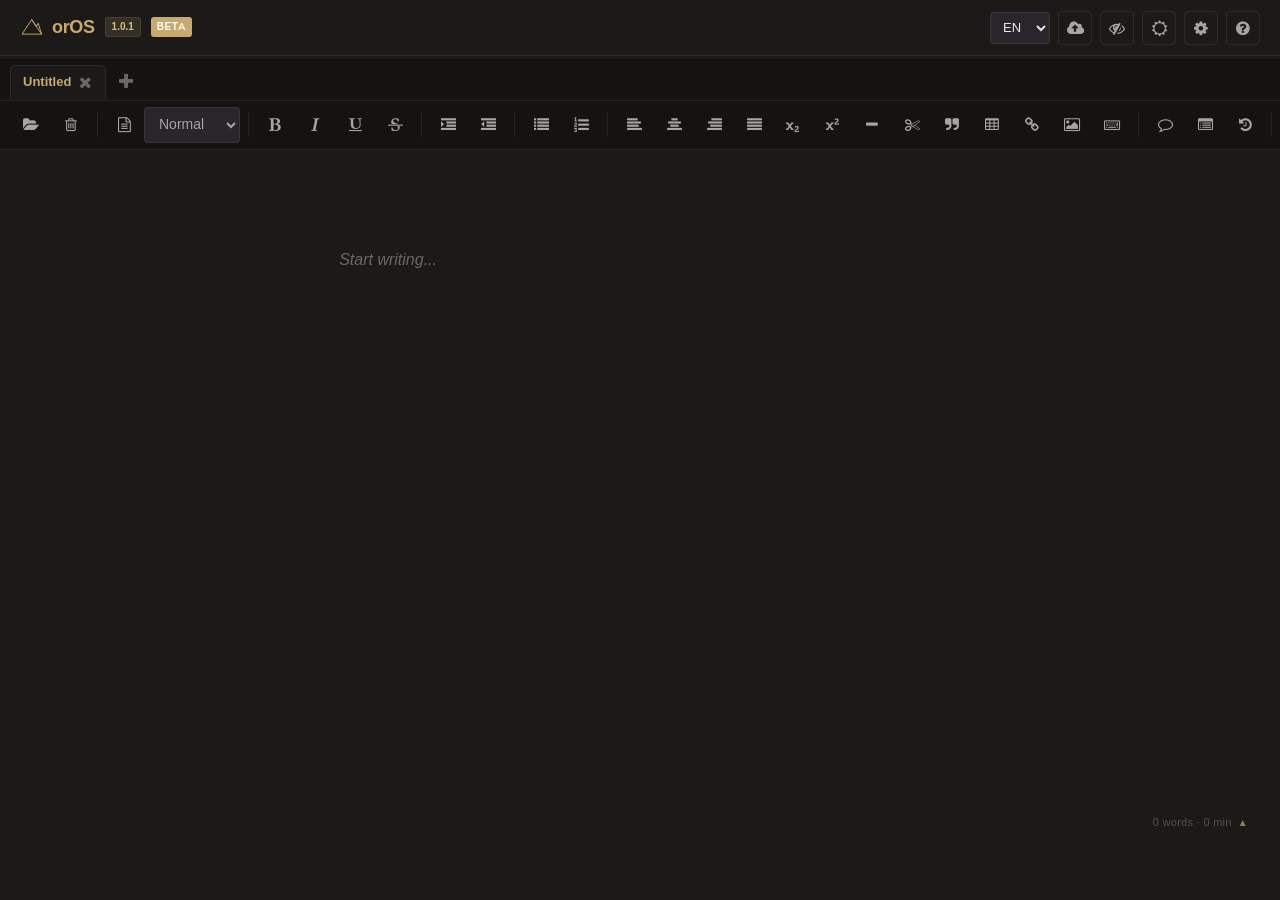
<file: writer.html>
<!DOCTYPE html>
<html lang="en">
<head>
  <meta charset="UTF-8">
  <meta name="viewport" content="width=device-width, initial-scale=1.0">
  <meta name="description" content="orOS Writer — Privacy-first rich text editor with comments, footnotes, templates, version history and more. Works offline. No tracking.">
  <meta name="author" content="Christos Koulaxizis">
  <meta name="robots" content="index, follow">
  <meta name="googlebot" content="index, follow">
  <meta name="theme-color" content="#c8a96e">

  <!-- FIX: Dynamic OG/Twitter URLs instead of hardcoded beta branch -->
  <meta property="og:type" content="article" id="og-url-meta">
  <meta property="og:title" content="orOS Writer — Privacy-First Rich Text Editor">
  <meta property="og:description" content="Write distraction-free with comments, footnotes, version history and more. Works offline. No tracking.">
  <meta property="og:image" id="og-image-meta">
  <meta property="og:locale" content="en_US">
  <meta property="og:site_name" content="orOS">

  <meta name="twitter:card" content="summary_large_image">
  <meta name="twitter:title" content="orOS Writer — Privacy-First Rich Text Editor">
  <meta name="twitter:description" content="Write distraction-free with comments, footnotes, version history and more. Works offline. No tracking.">
  <meta name="twitter:image" id="twitter-image-meta">

  <meta name="keywords" content="rich text editor, writing tool, comments, footnotes, version history, templates, offline editor, privacy, open source">

  <link rel="preconnect" href="https://koulaxizis.github.io">
  <link rel="dns-prefetch" href="https://koulaxizis.github.io">
  
  <script src="assets/js/lib/html2pdf.bundle.min.js"></script>

  <link rel="alternate" hreflang="en" id="hreflang-en">
  <link rel="alternate" hreflang="el" id="hreflang-el">
  <link rel="alternate" hreflang="x-default" id="hreflang-default">

  <title>orOS Writer</title>
  <script src="config.js"></script>
  <script>
    document.write('<base href="' + (OROS_CONFIG.baseHref || '/') + '">');
    var cLink = document.createElement('link');
    cLink.rel = 'canonical';
    cLink.href = window.location.origin + window.location.pathname;
    document.head.appendChild(cLink);

    // FIX: Set dynamic OG/Twitter/hreflang URLs based on actual location
    var pageUrl = window.location.href;
    var baseUrl = window.location.origin + (OROS_CONFIG.baseHref || '/');
    document.getElementById('og-url-meta').setAttribute('content', pageUrl);
    document.getElementById('og-image-meta').setAttribute('content', baseUrl + 'og-image.png');
    document.getElementById('twitter-image-meta').setAttribute('content', baseUrl + 'twitter-card.png');
    document.getElementById('hreflang-en').setAttribute('href', baseUrl + 'writer.html');
    document.getElementById('hreflang-el').setAttribute('href', baseUrl + 'writer.html?lang=el');
    document.getElementById('hreflang-default').setAttribute('href', baseUrl + 'writer.html');
  </script>

  <link rel="icon" type="image/svg+xml" href="favicon.svg">
  <link rel="manifest" href="manifest.json">

  <link rel="preload" href="assets/fonts/nunito-regular.woff2" as="font" type="font/woff2" crossorigin>
  <link rel="preload" href="assets/fonts/nunito-medium.woff2" as="font" type="font/woff2" crossorigin>
  <link rel="preload" href="assets/fonts/nunito-semibold.woff2" as="font" type="font/woff2" crossorigin>
  <link rel="preload" href="assets/fonts/nunito-bold.woff2" as="font" type="font/woff2" crossorigin>
  <link rel="preload" href="assets/fonts/nunito-extrabold.woff2" as="font" type="font/woff2" crossorigin>

  <link rel="stylesheet" href="assets/css/icons.css">
  <link rel="stylesheet" href="assets/css/style.css">
  <link rel="stylesheet" href="assets/css/writer.css">

  <script src="assets/js/lib/jszip.min.js"></script>
  <script src="assets/js/lib/mammoth.browser.min.js"></script>
  <script src="assets/js/lib/rtf-parser.js"></script>

  <script src="assets/js/global-settings.js" defer></script>
  <script src="assets/js/seo.js" defer></script>
  <script src="assets/js/components/header.js" defer></script>
  <script src="assets/js/components/footer.js" defer></script>
  <script src="assets/js/main.js" defer></script>
  <script src="assets/js/oros-sync.js"></script>
  <script src="assets/js/writer.js" defer></script>
</head>
<body class="noscript writer-page">
  <script>document.body.classList.remove('noscript'); document.body.classList.add('js-enabled');</script>

  <noscript>
    <div class="noscript-message">JavaScript is required for orOS Writer to function. Please enable JavaScript.</div>
  </noscript>

  <div id="oros-header"></div>

  <div id="editor-wrapper">
    <div class="reading-progress-container">
      <div class="reading-progress-bar" id="reading-progress-bar"></div>
    </div>

    <div id="tab-bar" class="tab-bar"></div>

    <div class="main-toolbar" id="main-toolbar">
      <div class="toolbar-group toolbar-left">
        <button class="action-btn" id="btn-open" data-i18n-tooltip="tooltip_open" title="Open file">
          <i class="fa fa-folder-open"></i>
        </button>
        <input type="file" id="file-input-hidden" accept=".txt,.md,.markdown,.rtf,.docx,.odt,.html,.htm,.json,.orosdoc" style="display:none;">
        <button class="action-btn" id="btn-clear" data-i18n-tooltip="tooltip_clear" title="Clear all content">
          <i class="fa fa-trash-o"></i>
        </button>
        <span class="tb-separator"></span>
        <button class="action-btn" id="btn-templates" data-i18n-tooltip="tooltip_templates" title="Document templates">
          <i class="fa fa-file-text-o"></i>
        </button>
      </div>

      <div class="toolbar-group toolbar-center">
        <select id="styles-select" class="styles-dropdown" data-i18n-tooltip="tooltip_styles" title="Paragraph styles">
          <option value="normal" data-i18n="style_normal">Normal</option>
          <option value="h1" data-i18n="style_h1">Heading 1</option>
          <option value="h2" data-i18n="style_h2">Heading 2</option>
          <option value="h3" data-i18n="style_h3">Heading 3</option>
          <option value="h4" data-i18n="style_h4">Heading 4</option>
          <option value="quote" data-i18n="style_quote">Quote</option>
          <option value="code" data-i18n="style_code">Code Block</option>
        </select>
        <span class="tb-separator"></span>
        <button class="fmt-text-btn" id="btn-bold" data-i18n-tooltip="toolbar_bold" title="Bold (Ctrl+B)">
          <i class="fa fa-bold"></i>
        </button>
        <button class="fmt-text-btn" id="btn-italic" data-i18n-tooltip="toolbar_italic" title="Italic (Ctrl+I)">
          <i class="fa fa-italic"></i>
        </button>
        <button class="fmt-text-btn" id="btn-underline" data-i18n-tooltip="toolbar_underline" title="Underline (Ctrl+U)">
          <i class="fa fa-underline"></i>
        </button>
        <button class="fmt-text-btn" id="btn-strikethrough" data-i18n-tooltip="toolbar_strike" title="Strikethrough (Ctrl+Shift+X)">
          <i class="fa fa-strikethrough"></i>
        </button>
        <span class="tb-separator"></span>
        <button class="action-btn" id="btn-indent" data-i18n-tooltip="toolbar_indent" title="Increase indent">
          <i class="fa fa-indent"></i>
        </button>
        <button class="action-btn" id="btn-outdent" data-i18n-tooltip="toolbar_outdent" title="Decrease indent">
          <i class="fa fa-outdent"></i>
        </button>
        <span class="tb-separator"></span>
        <button class="action-btn" id="btn-bullets" data-i18n-tooltip="toolbar_bullet_list" title="Bullet list">
          <i class="fa fa-list-ul"></i>
        </button>
        <button class="action-btn" id="btn-numbers" data-i18n-tooltip="toolbar_number_list" title="Numbered list">
          <i class="fa fa-list-ol"></i>
        </button>
        <span class="tb-separator"></span>
        <button class="action-btn" id="btn-align-left" data-i18n-tooltip="toolbar_align_left" title="Align left">
          <i class="fa fa-align-left"></i>
        </button>
        <button class="action-btn" id="btn-align-center" data-i18n-tooltip="toolbar_align_center" title="Align center">
          <i class="fa fa-align-center"></i>
        </button>
        <button class="action-btn" id="btn-align-right" data-i18n-tooltip="toolbar_align_right" title="Align right">
          <i class="fa fa-align-right"></i>
        </button>
        <button class="action-btn" id="btn-align-justify" data-i18n-tooltip="toolbar_align_justify" title="Justify">
          <i class="fa fa-align-justify"></i>
        </button>
      </div>

      <div class="toolbar-group toolbar-right">
        <button class="action-btn" id="btn-subscript" title="Subscript (Ctrl+,)">
          <i class="fa fa-subscript"></i>
        </button>
        <button class="action-btn" id="btn-superscript" title="Superscript (Ctrl+. )">
          <i class="fa fa-superscript"></i>
        </button>
        <button class="action-btn" id="btn-hr" title="Insert horizontal rule">
          <i class="fa fa-minus"></i>
        </button>
        <button class="action-btn" id="btn-page-break" data-i18n-tooltip="tooltip_page_break" title="Page break (Ctrl+Enter)">
          <i class="fa fa-scissors"></i>
        </button>
        <button class="action-btn" id="btn-footnote" data-i18n-tooltip="tooltip_footnote" title="Insert footnote (Ctrl+Shift+F)">
          <i class="fa fa-quote-right"></i>
        </button>
        <button class="action-btn" id="btn-table" title="Insert table">
          <i class="fa fa-table"></i>
        </button>
        <button class="action-btn" id="btn-link" data-i18n-tooltip="toolbar_link" title="Insert link (Ctrl+K)">
          <i class="fa fa-link"></i>
        </button>
        <button class="action-btn" id="btn-image" title="Insert image">
          <i class="fa fa-picture-o"></i>
        </button>
        <button class="action-btn" id="btn-special-chars" data-i18n-tooltip="tooltip_special_chars" title="Special characters">
          <i class="fa fa-keyboard-o"></i>
        </button>
        <span class="tb-separator"></span>
        <button class="action-btn" id="btn-comments" data-i18n-tooltip="tooltip_comment" title="Add comment (Ctrl+Shift+C)">
          <i class="fa fa-comment-o"></i>
        </button>
        <button class="action-btn" id="btn-toc" data-i18n-tooltip="tooltip_toc" title="Table of contents">
          <i class="fa fa-list-alt"></i>
        </button>
        <button class="action-btn" id="btn-version-history" data-i18n-tooltip="tooltip_version_history" title="Version history">
          <i class="fa fa-history"></i>
        </button>
        <span class="tb-separator"></span>
        <button class="action-btn" id="btn-goal" data-i18n-tooltip="tooltip_goal" title="Writing goal (Ctrl+G)">
          <i class="fa fa-bullseye"></i>
        </button>
        <button class="action-btn" id="btn-metadata" data-i18n-tooltip="tooltip_metadata" title="Document metadata">
          <i class="fa fa-info-circle"></i>
        </button>
        <button class="action-btn" id="btn-find" data-i18n-tooltip="tooltip_find" title="Find and replace (Ctrl+F)">
          <i class="fa fa-search"></i>
        </button>
        <button class="action-btn" id="btn-wordfreq" data-i18n-tooltip="tooltip_word_freq" title="Word frequency">
          <i class="fa fa-bar-chart"></i>
        </button>
        <button class="action-btn" id="btn-lorem" data-i18n-tooltip="tooltip_lorem_ipsum" title="Insert sample text">
          <i class="fa fa-pencil"></i>
        </button>
        <span class="tb-separator"></span>
        <div class="dropdown" id="export-dropdown-container">
  <button class="action-btn dropdown-toggle" id="btn-export" title="Export">
    <i class="fa fa-download"></i>
    <i class="fa fa-caret-down dropdown-arrow-icon"></i>
  </button>
  <div class="dropdown-content" id="export-dropdown">
    <button data-format="txt"><i class="fa fa-file-text-o"></i> TXT</button>
    <button data-format="md"><i class="fa fa-file-text-o"></i> MD</button>
    <button data-format="html"><i class="fa fa-html5"></i> HTML</button>
    <button data-format="pdf"><i class="fa fa-file-pdf-o"></i> PDF</button>
    <button data-format="docx"><i class="fa fa-file-word-o"></i> DOCX</button>
    <button data-format="rtf"><i class="fa fa-file-code-o"></i> RTF</button>
    <button data-format="orosdoc"><i class="fa fa-file-archive-o"></i> OROS</button>
    <button data-format="json"><i class="fa fa-file-code-o"></i> JSON</button>
  </div>
</div>
      </div>
    </div>

        <div class="goal-bar" id="goal-bar" style="display:none;">
      <select id="goal-unit-select">
        <option value="words" data-i18n="goal_unit_words">Words</option>
        <option value="chars" data-i18n="goal_unit_chars">Characters</option>
        <option value="paras" data-i18n="goal_unit_paras">Paragraphs</option>
      </select>
      <input type="number" id="goal-target-input" min="1" placeholder="Target" style="width:80px;" />
      <span class="goal-time-label">⏱</span>
      <input type="number" id="goal-time-input" min="0" placeholder="min" />
      <span class="goal-bar-label">min</span>
      <label class="goal-lock-label"><input type="checkbox" id="goal-lock-checkbox"> Lock</label>
      <button class="mini-btn" id="btn-set-goal"><i class="fa fa-check"></i></button>
      <button class="mini-btn" id="btn-clear-goal"><i class="fa fa-trash-o"></i></button>
      <button class="mini-btn" id="btn-close-goal"><i class="fa fa-times"></i></button>
      <span class="goal-bar-progress" id="goal-bar-progress"></span>
    </div>

    <div class="find-replace-bar" id="find-replace-bar" style="display:none;">
      <input type="text" id="find-input" placeholder="Find..." />
      <input type="text" id="replace-input" placeholder="Replace..." />
      <select id="find-format-filter" class="find-format-filter" data-i18n-tooltip="tooltip_find_format" title="Find by formatting">
        <option value="all" data-i18n="find_format_any">Any format</option>
        <option value="bold" data-i18n="find_format_bold">Bold text</option>
        <option value="italic" data-i18n="find_format_italic">Italic text</option>
        <option value="underline" data-i18n="find_format_underline">Underlined text</option>
        <option value="strikethrough" data-i18n="find_format_strikethrough">Strikethrough text</option>
      </select>
	  <button class="mini-btn" id="btn-find-search" title="Search"><i class="fa fa-search"></i></button>
      <button class="mini-btn" id="btn-find-prev" title="Previous"><i class="fa fa-chevron-up"></i></button>
      <button class="mini-btn" id="btn-find-next" title="Next"><i class="fa fa-chevron-down"></i></button>
      <button class="mini-btn" id="btn-replace" title="Replace"><i class="fa fa-exchange"></i></button>
      <button class="mini-btn" id="btn-replace-all" title="Replace all"><i class="fa fa-refresh"></i></button>
      <span id="fr-results"></span>
      <button class="mini-btn" id="btn-close-find"><i class="fa fa-times"></i></button>
    </div>

    <div class="track-changes-bar" id="track-changes-bar" style="display:none;">
      <span class="tc-label" data-i18n="track_changes_active">Tracking changes</span>
      <button class="mini-btn" id="btn-accept-all-changes" title="Accept all"><i class="fa fa-check"></i></button>
      <button class="mini-btn" id="btn-reject-all-changes" title="Reject all"><i class="fa fa-times"></i></button>
      <button class="mini-btn" id="btn-track-changes-toggle" title="Stop tracking"><i class="fa fa-pause"></i></button>
    </div>

    <div class="rich-wrapper">
      <div class="save-indicator-overlay" id="save-indicator"></div>
      <div class="stats-overlay" id="stats-overlay">
        <div class="stats-default" id="stats-default"></div>
        <div class="stats-goal" id="stats-goal" style="display:none;"></div>
        <div class="stats-detailed" id="stats-detailed">
          <div class="stat-row"><span>Words:</span><span>0</span></div>
          <div class="stat-row"><span>Characters:</span><span>0</span></div>
          <div class="stat-row"><span>Chars (no spaces):</span><span>0</span></div>
          <div class="stat-row"><span>Sentences:</span><span>0</span></div>
          <div class="stat-row"><span>Paragraphs:</span><span>0</span></div>
          <div class="stat-row"><span>Reading time:</span><span>0 min</span></div>
          <div class="stat-row"><span>Speaking time:</span><span>0 min</span></div>
        </div>
      </div>
      <div class="rich-editor" id="rich-editor" contenteditable="true" data-placeholder="Start writing..." data-i18n-placeholder="editor_placeholder"></div>
    </div>

    <div class="footnote-area" id="footnote-area" style="display:none;">
      <div class="footnote-header">
        <span class="footnote-title" data-i18n="footnotes_title">Footnotes</span>
        <button class="mini-btn" id="btn-close-footnotes"><i class="fa fa-times"></i></button>
      </div>
      <div class="footnote-list" id="footnote-list"></div>
    </div>
  </div>
  
    <!-- Side Panels -->
  <div class="side-panel" id="metadata-panel" style="display:none;">
    <div class="panel-header">
      <span class="panel-title" data-i18n="meta_panel_title">Document Info</span>
      <button class="panel-close mini-btn" id="btn-close-metadata"><i class="fa fa-times"></i></button>
    </div>
    <div class="panel-body">
      <div class="meta-field">
        <label data-i18n="meta_label_title">Title</label>
        <input type="text" id="meta-title" placeholder="Document title" />
      </div>
      <div class="meta-field">
        <label data-i18n="meta_label_author">Author</label>
        <input type="text" id="meta-author" placeholder="Your name" />
      </div>
      <div class="meta-field">
        <label data-i18n="meta_label_tags">Tags</label>
        <input type="text" id="meta-tags" placeholder="comma,separated,tags" />
      </div>
      <div class="meta-field">
        <label data-i18n="meta_label_category">Category</label>
        <input type="text" id="meta-category" placeholder="Category" />
      </div>
      <div class="meta-dates" id="meta-dates" style="display:none;">
        <div class="meta-date-row" id="meta-created"></div>
        <div class="meta-date-row" id="meta-modified"></div>
      </div>
      <div class="meta-field">
        <label data-i18n="page_settings_title">Page Settings</label>
                <select id="page-size-select">
          <option value="a4" data-i18n="page_size_a4">A4 (210×297mm)</option>
          <option value="letter" data-i18n="page_size_letter">Letter (216×279mm)</option>
          <option value="legal" data-i18n="page_size_legal">Legal (216×356mm)</option>
          <option value="a3">A3 (297×420mm)</option>
          <option value="a5">A5 (148×210mm)</option>
          <option value="b5">B5 (176×250mm)</option>
          <option value="full-width">Full Width (Screen)</option>
        </select>
      </div>
      <div class="meta-field-inline">
        <label data-i18n="page_margin_top">Top</label>
        <input type="number" id="margin-top" value="2.54" min="0" step="0.1" style="width:60px;" /> cm
      </div>
      <div class="meta-field-inline">
        <label data-i18n="page_margin_bottom">Bottom</label>
        <input type="number" id="margin-bottom" value="2.54" min="0" step="0.1" style="width:60px;" /> cm
      </div>
      <div class="meta-field-inline">
        <label data-i18n="page_margin_left">Left</label>
        <input type="number" id="margin-left" value="2.54" min="0" step="0.1" style="width:60px;" /> cm
      </div>
      <div class="meta-field-inline">
        <label data-i18n="page_margin_right">Right</label>
        <input type="number" id="margin-right" value="2.54" min="0" step="0.1" style="width:60px;" /> cm
      </div>
      <button class="mini-btn" id="btn-reset-margins" title="Reset margins to 2.54 cm" style="width:100%;margin-top:8px;justify-content:center;"><i class="fa fa-undo"></i> Reset Margins</button>
      <div class="settings-divider"></div>
      <div class="meta-field">
        <label data-i18n="header_footer_title">Header / Footer</label>
        <input type="text" id="header-text" placeholder="Header text" />
        <input type="text" id="footer-text" placeholder="Footer text" style="margin-top:4px;" />
        <label style="display:block;margin-top:4px;"><input type="checkbox" id="footer-page-num"> <span data-i18n="footer_page_number">Page number in footer</span></label>
      </div>
    </div>
    <button class="btn-primary" id="btn-apply-page-settings" style="width:100%;margin-top:12px;"><i class="fa fa-check"></i> <span data-i18n="btn_apply">Apply</span></button>
  </div>
  
  <div class="side-panel" id="wordfreq-panel" style="display:none;">
    <div class="panel-header">
      <span class="panel-title" data-i18n="word_freq_title">Word Frequency</span>
      <button class="panel-close mini-btn" id="btn-close-wordfreq"><i class="fa fa-times"></i></button>
    </div>
    <div class="panel-body">
      <div class="wordfreq-summary" id="wordfreq-summary"></div>
      <div class="wordfreq-list" id="wordfreq-list"></div>
    </div>
  </div>

  <div class="side-panel" id="comments-panel" style="display:none;">
    <div class="panel-header">
      <span class="panel-title" data-i18n="comments_title">Comments</span>
      <button class="panel-close mini-btn" id="btn-close-comments"><i class="fa fa-times"></i></button>
    </div>
    <div class="panel-body">
      <div id="comments-list"></div>
      <div class="comment-add-area" id="comment-add-area" style="display:none;">
        <textarea id="comment-input" placeholder="Write a comment..." rows="3"></textarea>
        <button class="btn-primary" id="btn-add-comment" data-i18n="btn_add">Add</button>
      </div>
    </div>
  </div>

  <div class="side-panel" id="toc-panel" style="display:none;">
    <div class="panel-header">
      <span class="panel-title" data-i18n="toc_title">Table of Contents</span>
      <button class="mini-btn" id="btn-toc-refresh" title="Refresh"><i class="fa fa-refresh"></i></button>
      <button class="mini-btn" id="btn-toc-insert" title="Insert ToC"><i class="fa fa-plus"></i></button>
      <button class="panel-close mini-btn" id="btn-close-toc"><i class="fa fa-times"></i></button>
    </div>
    <div class="panel-body">
      <div id="toc-list"></div>
    </div>
  </div>

  <div class="side-panel" id="version-history-panel" style="display:none;">
    <div class="panel-header">
      <span class="panel-title" data-i18n="version_history_title">Version History</span>
      <button class="panel-close mini-btn" id="btn-close-version"><i class="fa fa-times"></i></button>
    </div>
    <div class="panel-body">
      <div style="padding:8px 14px;border-bottom:1px solid var(--border-color);">
        <button class="btn-primary" id="btn-add-version" style="width:100%;"><i class="fa fa-camera"></i> Save Snapshot</button>
      </div>
      <div id="version-list"></div>
    </div>
  </div>

    <!-- Link Insert Dialog -->
  <div class="dialog-overlay" id="link-dialog-overlay" style="display:none;">
    <div class="dialog">
      <div class="dialog-header">
        <h3 data-i18n="dialog_link_title">Insert Link</h3>
        <button class="dialog-close" id="btn-close-link-dialog"><i class="fa fa-times"></i></button>
      </div>
      <div class="dialog-body">
        <div class="dialog-field">
          <label data-i18n="dialog_link_url">URL</label>
          <input type="url" id="link-url-input" placeholder="https://example.com" />
        </div>
        <div class="dialog-field">
          <label data-i18n="dialog_link_text">Display Text</label>
          <input type="text" id="link-text-input" placeholder="Click here" />
        </div>
      </div>
      <div class="dialog-actions">
        <button class="btn-cancel" id="btn-cancel-link" data-i18n="btn_cancel">Cancel</button>
        <button class="btn-primary" id="btn-insert-link" data-i18n="btn_insert">Insert</button>
      </div>
    </div>
  </div>

  <!-- Table Insert Dialog -->
  <div class="dialog-overlay" id="table-dialog-overlay" style="display:none;">
    <div class="dialog">
      <div class="dialog-header">
        <h3 data-i18n="dialog_table_title">Insert Table</h3>
        <button class="dialog-close" id="btn-close-table-dialog"><i class="fa fa-times"></i></button>
      </div>
      <div class="dialog-body">
        <div class="dialog-field">
          <label data-i18n="dialog_table_rows">Rows</label>
          <input type="number" id="table-rows-select" min="1" max="20" value="3" />
        </div>
        <div class="dialog-field">
          <label data-i18n="dialog_table_cols">Columns</label>
          <input type="number" id="table-cols-select" min="1" max="10" value="3" />
        </div>
      </div>
      <div class="dialog-actions">
        <button class="btn-cancel" id="btn-cancel-table" data-i18n="btn_cancel">Cancel</button>
        <button class="btn-primary" id="btn-create-table" data-i18n="btn_insert">Insert</button>
      </div>
    </div>
  </div>

  <!-- Image Insert Dialog -->
  <div class="dialog-overlay" id="image-dialog-overlay" style="display:none;">
    <div class="dialog">
      <div class="dialog-header">
        <h3 data-i18n="dialog_image_title">Insert Image</h3>
        <button class="dialog-close" id="btn-close-image-dialog"><i class="fa fa-times"></i></button>
      </div>
      <div class="dialog-body">
        <div class="dialog-field">
          <label data-i18n="dialog_image_source">Image Source</label>
          <select id="image-source-type">
            <option value="upload" data-i18n="dialog_image_upload">Upload from computer</option>
            <option value="url" data-i18n="dialog_image_url">From URL</option>
          </select>
        </div>
        <div class="dialog-field" id="image-upload-field">
          <input type="file" id="image-file-input" accept="image/*" />
        </div>
        <div class="dialog-field" id="image-url-field" style="display:none;">
          <input type="url" id="image-url-input" placeholder="https://example.com/image.jpg" />
        </div>
        <div class="dialog-field">
          <label data-i18n="dialog_image_caption">Caption</label>
          <input type="text" id="image-caption-input" placeholder="Optional caption" />
        </div>
      </div>
      <div class="dialog-actions">
        <button class="btn-cancel" id="btn-cancel-image" data-i18n="btn_cancel">Cancel</button>
        <button class="btn-primary" id="btn-image-confirm" data-i18n="btn_insert">Insert</button>
      </div>
    </div>
  </div>

  <!-- Templates Dialog -->
  <div class="dialog-overlay" id="templates-dialog-overlay" style="display:none;">
    <div class="dialog dialog-large">
      <div class="dialog-header">
        <h3 data-i18n="templates_title">Document Templates</h3>
        <button class="dialog-close" id="btn-close-templates"><i class="fa fa-times"></i></button>
      </div>
      <div class="dialog-body">
        <div class="templates-grid" id="templates-grid"></div>
      </div>
            <div class="templates-dialog-actions">
        <div class="templates-actions-left">
          <button class="btn-primary" id="btn-save-as-template"><i class="fa fa-bookmark"></i> Save Current as Template</button>
        </div>
        <div class="templates-actions-right">
          <button class="btn-cancel" id="btn-import-templates"><i class="fa fa-upload"></i> Import</button>
          <button class="btn-cancel" id="btn-export-templates"><i class="fa fa-download"></i> Export</button>
          <button class="btn-cancel" id="btn-cancel-templates" data-i18n="btn_cancel">Cancel</button>
        </div>
      </div>
      <input type="file" id="templates-import-input" accept=".json" style="display:none;">
    </div>
  </div>

  <!-- Special Characters Dialog -->
  <div class="dialog-overlay" id="special-chars-dialog-overlay" style="display:none;">
    <div class="dialog dialog-large">
      <div class="dialog-header">
        <h3 data-i18n="special_chars_title">Special Characters</h3>
        <button class="dialog-close" id="btn-close-special-chars"><i class="fa fa-times"></i></button>
      </div>
      <div class="dialog-body">
        <div class="special-chars-tabs" id="special-chars-tabs">
          <button class="sc-tab active" data-cat="greek" data-i18n="sc_greek">Greek</button>
          <button class="sc-tab" data-cat="math" data-i18n="sc_math">Math</button>
          <button class="sc-tab" data-cat="arrows" data-i18n="sc_arrows">Arrows</button>
          <button class="sc-tab" data-cat="currency" data-i18n="sc_currency">Currency</button>
          <button class="sc-tab" data-cat="punctuation" data-i18n="sc_punctuation">Punctuation</button>
          <button class="sc-tab" data-cat="symbols" data-i18n="sc_symbols">Symbols</button>
		  <button class="sc-tab" data-cat="emoji" data-i18n="sc_emoji">Emoji</button>
        </div>
        <div class="special-chars-grid" id="special-chars-grid"></div>
      </div>
      <div class="dialog-actions">
        <button class="btn-primary" id="btn-close-special-chars-ok" data-i18n="btn_ok">OK</button>
      </div>
    </div>
  </div>

  <!-- Footnote Editor Dialog -->
  <div class="dialog-overlay" id="footnote-dialog-overlay" style="display:none;">
    <div class="dialog">
      <div class="dialog-header">
        <h3 data-i18n="footnote_dialog_title">Insert Footnote</h3>
        <button class="dialog-close" id="btn-close-footnote-dialog"><i class="fa fa-times"></i></button>
      </div>
      <div class="dialog-body">
        <div class="dialog-field">
          <label data-i18n="footnote_text_label">Footnote text</label>
          <textarea id="footnote-text-input" rows="4" placeholder="Enter footnote text..."></textarea>
        </div>
      </div>
      <div class="dialog-actions">
        <button class="btn-cancel" id="btn-cancel-footnote" data-i18n="btn_cancel">Cancel</button>
        <button class="btn-primary" id="btn-insert-footnote" data-i18n="btn_insert">Insert</button>
      </div>
    </div>
  </div>

  <!-- Help / Tutorial Modal -->
  <div class="dialog-overlay" id="help-dialog-overlay" style="display:none;">
    <div class="dialog dialog-large">
      <div class="dialog-header">
        <h3 data-i18n="help_title">Writer Help</h3>
        <button class="dialog-close" id="btn-close-help"><i class="fa fa-times"></i></button>
      </div>
      <div class="dialog-body">
        <div class="help-section">
          <h4 data-i18n="help_shortcuts_title">Keyboard Shortcuts</h4>
          <table class="shortcut-table">
            <tbody>
              <tr><td><kbd>Ctrl+S</kbd></td><td data-i18n="help_shortcut_save">Save Metadata</td></tr>
              <tr><td><kbd>Ctrl+O</kbd></td><td data-i18n="help_shortcut_open">Open file</td></tr>
              <tr><td><kbd>Ctrl+W</kbd></td><td data-i18n="help_shortcut_close_tab">Close current tab</td></tr>
              <tr><td><kbd>Ctrl+N</kbd></td><td data-i18n="help_shortcut_new_tab">New tab</td></tr>
              <tr><td><kbd>Ctrl+B</kbd></td><td data-i18n="help_shortcut_bold">Bold</td></tr>
              <tr><td><kbd>Ctrl+I</kbd></td><td data-i18n="help_shortcut_italic">Italic</td></tr>
              <tr><td><kbd>Ctrl+U</kbd></td><td data-i18n="help_shortcut_underline">Underline</td></tr>
              <tr><td><kbd>Ctrl+Shift+X</kbd></td><td data-i18n="help_shortcut_strike">Strikethrough</td></tr>
              <tr><td><kbd>Ctrl+,</kbd></td><td data-i18n="help_shortcut_subscript">Subscript</td></tr>
              <tr><td><kbd>Ctrl+.</kbd></td><td data-i18n="help_shortcut_superscript">Superscript</td></tr>
              <tr><td><kbd>Ctrl+K</kbd></td><td data-i18n="help_shortcut_link">Insert link</td></tr>
              <tr><td><kbd>Ctrl+F</kbd></td><td data-i18n="help_shortcut_find">Find</td></tr>
              <tr><td><kbd>Ctrl+G</kbd></td><td data-i18n="help_shortcut_goal">Set goal</td></tr>
              <tr><td><kbd>Ctrl+Enter</kbd></td><td data-i18n="help_shortcut_page_break">Page break</td></tr>
              <tr><td><kbd>Ctrl+Shift+F</kbd></td><td data-i18n="help_shortcut_footnote">Insert footnote</td></tr>
              <tr><td><kbd>Ctrl+Shift+C</kbd></td><td data-i18n="help_shortcut_comment">Add comment</td></tr>
              <tr><td><kbd>F9</kbd></td><td data-i18n="help_shortcut_zen">Zen Mode</td></tr>
              <tr><td><kbd>Esc</kbd></td><td data-i18n="help_shortcut_esc">Close panels/dialogs</td></tr>
            </tbody>
          </table>
        </div>
      </div>
      <div class="dialog-actions">
        <button class="btn-primary" id="btn-close-help-ok" data-i18n="btn_ok">OK</button>
      </div>
    </div>
  </div>

  <!-- Settings Modal -->
  <div class="settings-modal" id="settings-modal">
    <div class="settings-modal-overlay"></div>
    <div class="settings-modal-content">
      <div class="settings-header">
        <h2 data-i18n="settings">Settings</h2>
        <button class="settings-close" id="btn-close-settings" aria-label="Close settings"><i class="fa fa-times"></i></button>
      </div>
      <div class="settings-nav">
        <button class="tab-btn" data-tab="writer-settings" data-i18n="tab_writer">Writer</button>
        <button class="tab-btn" data-tab="advanced-settings" data-i18n="tab_advanced">Advanced</button>
      </div>
      <div class="settings-body">
        <div class="tab-panel" id="writer-settings" style="display:none;">
          <div class="toggles-container">
            <div class="toggle-row">
              <span class="toggle-label" data-i18n="toggle_smart_typography">Smart Typography</span>
              <label class="switch"><input type="checkbox" id="toggle-smart-typography"><span class="slider"></span></label>
            </div>
            <div class="toggle-row">
              <span class="toggle-label" data-i18n="setting_typewriter_sound">Typewriter Sound</span>
              <label class="switch"><input type="checkbox" id="toggle-typewriter-sound"><span class="slider"></span></label>
            </div>
			            <div class="settings-divider"></div>
            <h4 style="font-size:14px;color:var(--accent-gold);margin:0 0 8px;">Database Management</h4>
            <p class="settings-desc" style="font-size:0.8rem;color:var(--text-muted,#888);margin-bottom:12px;">Export all Writer data: settings, tabs, templates, autocorrect rules, and version history.</p>
            <button class="db-export-btn" id="btn-export-database"><i class="fa fa-database"></i> Export Full Database (.json)</button>
<button class="db-export-btn" id="btn-import-database" style="margin-top:8px;border-color:var(--accent-gold);color:var(--accent-gold-light);"><i class="fa fa-upload"></i> Import Database (.json)</button>
<input type="file" id="database-import-input" accept=".json" style="display:none;">
<p class="settings-desc" style="font-size:0.78rem;color:var(--text-muted,#888);margin-top:10px;line-height:1.5;">Export captures <strong>everything</strong>: tabs, documents, footnotes, comments, version history, metadata, custom templates, auto-correction rules, goals, page settings, theme, language, and all preferences. Import replaces all current data and reloads the app.</p>
            </div>
        </div>
                <div class="tab-panel" id="advanced-settings" style="display:none;">
          <div class="toggles-container">
            <h4 data-i18n="autocorrect_title">Auto-Correction Rules</h4>
            <p class="settings-desc" style="font-size:0.8rem;color:var(--text-muted,#888);margin-bottom:12px;" data-i18n="autocorrect_desc">Common typos are auto-corrected as you type. Modify, remove, or add your own.</p>
            <div class="autocorrect-rules-container">
              <div class="autocorrect-rules-list" id="autocorrect-rules-list"></div>
              <div class="autocorrect-add-row">
                <input type="text" id="ac-new-trigger" placeholder="Trigger word…" data-i18n-placeholder="ac_trigger_ph" style="width:140px;" />
                <span style="color:var(--text-muted,#888);">→</span>
                <input type="text" id="ac-new-replacement" placeholder="Replacement…" data-i18n-placeholder="ac_replacement_ph" style="width:140px;" />
                <button class="mini-btn" id="btn-add-autocorrect" title="Add rule"><i class="fa fa-plus"></i></button>
              </div>
                            <div class="autocorrect-actions" style="margin-top:8px;">
                <button class="btn btn-secondary" id="btn-reset-autocorrect" data-i18n="btn_reset_defaults" style="font-size:0.8rem;padding:6px 12px;">Reset to Defaults</button>
              </div>
            </div>
          </div>
        </div>

  <div class="zentool-toast" id="zentool-toast"></div>

  <div id="oros-footer"></div>

  <script>
    if ('serviceWorker' in navigator) {
      window.addEventListener('load', function() {
        navigator.serviceWorker.register(
          OROS_CONFIG.baseHref + 'service-worker.js',
          { scope: OROS_CONFIG.baseHref }
        ).catch(function(err) {
          console.warn('SW registration failed:', err);
        });
      });
    }

    // Initialize Writer app when DOM is ready
    document.addEventListener('DOMContentLoaded', function() {
      if (typeof orOSWriter !== 'undefined') {
        orOSWriter.init();
      }
    });
  </script>

</body>
</html>
</file>
<file: assets/css/icons.css>
/* ============================================
   orOS Fork Awesome Icons — Self-hosted
   All icons for Writer, Converter, Kanban, Notes
   ============================================ */

@font-face {
  font-family: 'ForkAwesome';
  font-style: normal;
  font-weight: 400;
  font-display: block;
  src: url('../fonts/forkawesome-webfont.woff2') format('woff2'),
       url('../fonts/forkawesome-webfont.woff') format('woff'),
       url('../fonts/forkawesome-webfont.ttf') format('truetype');
}

.fa {
  font-family: 'ForkAwesome';
  font-weight: 400;
  font-style: normal;
  line-height: 1;
  display: inline-block;
  text-rendering: auto;
  -webkit-font-smoothing: antialiased;
  -moz-osx-font-smoothing: grayscale;
}

/* ===== HEADER ICONS ===== */
.fa-eye-slash:before   { content: '\f070'; }
.fa-eye:before         { content: '\f06e'; }
.fa-cog:before          { content: '\f013'; }
.fa-sun-o:before        { content: '\f185'; }
.fa-moon-o:before       { content: '\f186'; }

/* ===== TOOLBAR — FILE ACTIONS ===== */
.fa-save:before          { content: '\f0c7'; }
.fa-folder-open:before   { content: '\f07c'; }
.fa-trash-o:before       { content: '\f014'; }
.fa-trash:before         { content: '\f1f8'; }
.fa-download:before      { content: '\f019'; }
.fa-pencil:before        { content: '\f040'; }
.fa-copy:before          { content: '\f0c5'; }

/* ===== TOOLBAR — FORMATTING ===== */
.fa-bold:before          { content: '\f032'; }
.fa-italic:before        { content: '\f033'; }
.fa-underline:before     { content: '\f0cd'; }
.fa-strikethrough:before { content: '\f0cc'; }
.fa-header:before        { content: '\f1dc'; }
.fa-list-ul:before       { content: '\f03a'; }
.fa-list-ol:before       { content: '\f0cb'; }
.fa-code:before          { content: '\f121'; }
.fa-font:before          { content: '\f031'; }

/* ===== TOOLBAR — TOOLS ===== */
.fa-bullseye:before      { content: '\f140'; }
.fa-info-circle:before   { content: '\f05a'; }
.fa-search:before        { content: '\f002'; }
.fa-bar-chart:before     { content: '\f080'; }
.fa-sliders:before       { content: '\f1de'; }

/* ===== GOAL BAR ===== */
.fa-check:before         { content: '\f00c'; }
.fa-times:before         { content: '\f00d'; }

/* ===== FIND & REPLACE ===== */
.fa-exchange:before      { content: '\f0ec'; }
.fa-refresh:before       { content: '\f021'; }

/* ===== DROPDOWN ===== */
.fa-caret-down:before    { content: '\f0d7'; }

/* ===== CONTEXT MENU ===== */
.fa-undo:before          { content: '\f0e2'; }
.fa-repeat:before        { content: '\f01e'; }

/* ===== ALIGNMENT ===== */
.fa-align-left:before    { content: '\f036'; }
.fa-align-center:before  { content: '\f037'; }
.fa-align-right:before   { content: '\f038'; }
.fa-align-justify:before { content: '\f039'; }

/* ===== CONVERTER ===== */
.fa-text-width:before    { content: '\f035'; }
.fa-arrow-down:before     { content: '\f063'; }

/* ===== LANDING PAGE TOOL CARDS ===== */
.fa-book:before          { content: '\f02d'; }
.fa-sticky-note-o:before { content: '\f249'; }

/* ===== KANBAN ICONS ===== */
.fa-plus:before          { content: '\f067'; }
.fa-calendar:before      { content: '\f073'; }
.fa-tag:before           { content: '\f02b'; }
.fa-tags:before          { content: '\f02c'; }
.fa-ellipsis-v:before    { content: '\f142'; }
.fa-archive:before       { content: '\f187'; }

/* ===== NOTES ICONS ===== */
.fa-folder:before        { content: '\f07b'; }
.fa-folder-o:before      { content: '\f114'; }
.fa-folder-open-o:before { content: '\f115'; }
.fa-file-text-o:before   { content: '\f0f6'; }
.fa-file-text:before     { content: '\f15c'; }
.fa-chevron-right:before { content: '\f054'; }
.fa-bars:before          { content: '\f0c9'; }
.fa-share-square-o:before { content: '\f14d'; }
.fa-columns:before       { content: '\f0db'; }
.fa-edit:before           { content: '\f044'; }
.fa-link:before           { content: '\f0c1'; }
.fa-clock-o:before        { content: '\f017'; }

/* ===== UTILITY ===== */
.fa-arrow-up:before      { content: '\f062'; }
.fa-arrow-right:before   { content: '\f061'; }
.fa-thumb-tack:before    { content: '\f08d'; }

/* ===== NOTES — MISSING ICONS ===== */
.fa-share-alt:before       { content: '\f1e0'; }
.fa-terminal:before        { content: '\f120'; }
.fa-file-o:before          { content: '\f016'; }
.fa-file-word-o:before     { content: '\f1c2'; }
.fa-file-pdf-o:before      { content: '\f1c1'; }
.fa-database:before        { content: '\f1c0'; }
.fa-upload:before          { content: '\f093'; }
.fa-chevron-up:before      { content: '\f077'; }
.fa-scissors:before        { content: '\f0c4'; }
.fa-clipboard:before       { content: '\f0ea'; }
.fa-check-square-o:before  { content: '\f046'; }

/* ===== PROMPTER ICONS ===== */
.fa-random:before         { content: '\f074'; }
.fa-quote-left:before     { content: '\f10d'; }
.fa-quote-right:before    { content: '\f10e'; }
.fa-music:before          { content: '\f001'; }
.fa-lightbulb-o:before    { content: '\f0eb'; }
.fa-comment:before        { content: '\f075'; }
.fa-comment-o:before      { content: '\f0e5'; } /* ADDED */
.fa-envelope:before       { content: '\f0e0'; }
.fa-star:before           { content: '\f005'; }
.fa-star-o:before         { content: '\f006'; }
.fa-filter:before         { content: '\f0b0'; }

/* ===== CHARACTERS & BETA POPUP ===== */
.fa-users:before                 { content: '\f0c0'; }
.fa-exclamation-triangle:before  { content: '\f071'; }

/* ===== WRITER — MISSING ICONS ===== */
.fa-minus:before        { content: '\f068'; }
.fa-table:before        { content: '\f0ce'; }
.fa-picture-o:before    { content: '\f03e'; }
.fa-indent:before       { content: '\f03c'; }
.fa-outdent:before      { content: '\f03b'; }
.fa-subscript:before    { content: '\f12c'; }
.fa-superscript:before  { content: '\f12b'; }

/* ===== HELP BUTTON ===== */
.fa-question-circle:before { content: '\f059'; }

/* ===== FIND NAVIGATION ===== */
.fa-chevron-down:before { content: '\f078'; }
.fa-chevron-up:before   { content: '\f077'; }
.fa-chevron-left:before { content: '\f053'; }

/* ===== HABIT TRACKER ICONS ===== */
.fa-check-circle:before       { content: '\f058'; }
.fa-heart:before              { content: '\f004'; }
.fa-fire:before               { content: '\f06d'; }
.fa-trophy:before             { content: '\f091'; }
.fa-leaf:before               { content: '\f06c'; }
.fa-bolt:before               { content: '\f0e7'; }
.fa-rocket:before             { content: '\f135'; }
.fa-coffee:before             { content: '\f0f4'; }
.fa-dumbbell:before           { content: '\f109'; }
.fa-water:before              { content: '\f043'; }
.fa-bed:before                { content: '\f236'; }
.fa-running:before            { content: '\f2eb'; }
.fa-apple-whole:before        { content: '\f179'; }
.fa-brain:before              { content: '\f0e4'; }
.fa-spa:before                { content: '\f06c'; }

/* ===== NEWLY ADDED ICONS (Fix #14-#22) ===== */
.fa-keyboard-o:before         { content: '\f11c'; } /* ADDED */
.fa-list-alt:before           { content: '\f022'; } /* ADDED */
.fa-pencil-square-o:before    { content: '\f044'; } /* ADDED */
.fa-history:before            { content: '\f1da'; } /* ADDED */
.fa-sitemap:before            { content: '\f0e8'; } /* ADDED */
.fa-play:before               { content: '\f04b'; } /* ADDED */
.fa-stop:before               { content: '\f04d'; } /* ADDED */
.fa-pause:before              { content: '\f04c'; } /* ADDED */

/* ===== PHASE 3 — MISSING ICONS ===== */
.fa-bookmark:before       { content: '\f02e'; }
.fa-bookmark-o:before     { content: '\f097'; }
.fa-camera:before          { content: '\f030'; }
.fa-paragraph:before       { content: '\f1dd'; }
.fa-video-camera:before { content: '\f03d'; }

/* ===== CLOUD SYNC ===== */
.fa-cloud-upload:before   { content: '\f0ee'; }
.fa-cloud-download:before { content: '\f0ed'; }
.fa-plug:before           { content: '\f1e6'; }
.fa-chain-broken:before   { content: '\f127'; }

/* ===== EXPORT DROPDOWN — MISSING ICONS ===== */
.fa-markdown:before       { content: '\f60f'; }
.fa-html5:before          { content: '\f13b'; }
.fa-file-code-o:before    { content: '\f1c9'; }
.fa-file-archive-o:before { content: '\f1c6'; }

.fa-adjust:before           { content: '\f042'; }
.fa-power-off:before        { content: '\f011'; }
</file>
<file: assets/css/style.css>
/* ============================================
   orOS — Global Stylesheet v1.0
   Shared: Fonts, Variables, Layout, Components
   ============================================ */

/* ===== FONTS ===== */
@font-face {
  font-family: 'Nunito';
  font-style: normal;
  font-weight: 400;
  font-display: swap;
  src: url('../fonts/nunito-regular.woff2') format('woff2');
}
@font-face {
  font-family: 'Nunito';
  font-style: normal;
  font-weight: 500;
  font-display: swap;
  src: url('../fonts/nunito-medium.woff2') format('woff2');
}
@font-face {
  font-family: 'Nunito';
  font-style: normal;
  font-weight: 600;
  font-display: swap;
  src: url('../fonts/nunito-semibold.woff2') format('woff2');
}
@font-face {
  font-family: 'Nunito';
  font-style: normal;
  font-weight: 700;
  font-display: swap;
  src: url('../fonts/nunito-bold.woff2') format('woff2');
}
@font-face {
  font-family: 'Nunito';
  font-style: normal;
  font-weight: 800;
  font-display: swap;
  src: url('../fonts/nunito-extrabold.woff2') format('woff2');
}

/* ===== VARIABLES ===== */
:root {
  --font-primary: 'Nunito', -apple-system, BlinkMacSystemFont, 'Segoe UI', Roboto, sans-serif;
  --bg-dark: #1b1a18;
  --bg-surface: #1b1a18;
  --bg-toolbar: #141312;
  --bg-panel: #252320;
  --bg-input: #28262a;
  --bg-hover: rgba(255, 255, 255, 0.06);
  --text-primary: #e8e6e3;
  --text-secondary: #a8a4a0;
  --text-muted: #6b6864;
  --accent-gold: #c8a96e;
  --accent-gold-light: #daba83;
  --accent-gold-dim: rgba(200, 169, 110, 0.15);
  --border-color: rgba(255, 255, 255, 0.08);
  --border-hover: rgba(255, 255, 255, 0.15);
  --danger: #e57373;
  --success: #81c784;
  --radius-sm: 4px;
  --radius-md: 8px;
  --radius-lg: 12px;
  --transition: 150ms ease;
}

/* ===== RESET ===== */
* {
  margin: 0;
  padding: 0;
  box-sizing: border-box;
}

html {
  height: 100%;
}

body {
  height: 100%;
  overflow: hidden;
  font-family: var(--font-primary);
  background: var(--bg-dark);
  color: var(--text-primary);
  font-size: 15px;
  line-height: 1.6;
  -webkit-font-smoothing: antialiased;
  -moz-osx-font-smoothing: grayscale;
}

/* ===== LANDING PAGE OVERRIDE ===== */
body.landing-page {
  height: auto !important;
  min-height: 100vh;
  overflow-y: auto !important;
}

/* ===== KANBAN PAGE OVERRIDE ===== */
body.kanban-page {
  height: 100vh;
  overflow-y: auto !important;
  overflow-x: hidden;
}

/* ===== HEADER COMPONENT ===== */
.header {
  position: fixed;
  top: 0;
  left: 0;
  right: 0;
  height: 56px;
  background: var(--bg-dark);
  border-bottom: 1px solid var(--border-color);
  z-index: 1000;
  display: flex;
  align-items: center;
}

.header .header-content {
  display: flex;
  align-items: center;
  justify-content: space-between;
  width: 100%;
  max-width: 1400px;
  margin: 0 auto;
  padding: 0 20px;
}

.header-left {
  display: flex;
  align-items: center;
  gap: 10px;
}

.logo-link {
  display: flex;
  align-items: center;
  gap: 8px;
  text-decoration: none;
  color: var(--text-primary);
}

.logo-icon {
  width: 24px;
  height: 24px;
  flex-shrink: 0;
}

.logo-text {
  font-family: var(--font-primary);
  font-size: 18px;
  font-weight: 700;
  letter-spacing: -0.02em;
  color: var(--accent-gold);
}

.version-badge {
  background: var(--accent-gold-dim);
  color: var(--accent-gold-light);
  font-size: 11px;
  padding: 2px 8px;
  border-radius: var(--radius-sm);
  font-weight: 600;
  border: 1px solid var(--border-color);
}

.channel-badge.beta {
  font-size: 10px;
  font-weight: 700;
  color: #fff;
  background: var(--accent-gold);
  padding: 2px 6px;
  border-radius: 3px;
  letter-spacing: 0.5px;
}

.header-right {
  display: flex;
  align-items: center;
  gap: 8px;
}

.lang-select {
  background: var(--bg-input);
  color: var(--text-primary);
  border: 1px solid var(--border-color);
  border-radius: var(--radius-sm);
  padding: 5px 8px;
  font-family: var(--font-primary);
  font-size: 13px;
  cursor: pointer;
  outline: none;
  min-width: 60px;
}

.lang-select:hover {
  border-color: var(--border-hover);
}

.lang-select:focus {
  border-color: var(--accent-gold);
}

.header-btn {
  background: none;
  border: 1px solid var(--border-color);
  color: var(--text-secondary);
  width: 34px;
  height: 34px;
  border-radius: var(--radius-sm);
  cursor: pointer;
  display: flex;
  align-items: center;
  justify-content: center;
  font-size: 16px;
  transition: var(--transition);
  font-family: inherit;
}

.header-btn:hover {
  color: var(--accent-gold);
  border-color: var(--accent-gold);
  background: var(--accent-gold-dim);
}

/* ===== FOOTER COMPONENT ===== */
.footer {
  position: fixed;
  bottom: 0;
  left: 0;
  right: 0;
  height: 56px;
  background: var(--bg-dark);
  border-top: 1px solid var(--border-color);
  z-index: 1000;
  display: flex;
  align-items: center;
}

.footer-content {
  display: flex;
  align-items: center;
  justify-content: space-between;
  width: 100%;
  padding: 0 20px;
  box-sizing: border-box;
  gap: 20px;
}

.footer-left {
  display: flex;
  align-items: center;
  gap: 8px;
  font-size: 12px;
  color: var(--text-secondary);
  white-space: nowrap;
}

.footer-version {
  font-weight: 600;
  color: var(--accent-gold);
}

.footer-date {
  color: var(--text-secondary);
}

.footer-center {
  text-align: center;
  flex: 1;
}

.footer-credits {
  font-size: 12px;
  color: var(--text-secondary);
}

.footer-link {
  color: var(--accent-gold);
  text-decoration: none;
}

.footer-link:hover {
  text-decoration: underline;
}

.footer-right {
  white-space: nowrap;
}

.footer-badge {
  font-size: 11px;
  color: var(--text-secondary);
  padding: 4px 10px;
  border: 1px solid var(--border-color);
  border-radius: 12px;
}

.footer-powered {
  font-size: 12px;
  color: var(--text-secondary);
  white-space: nowrap;
}

/* ===== BACK TO TOP BUTTON ===== */
.back-to-top {
  position: fixed;
  bottom: 2rem;
  right: 2rem;
  background-color: var(--accent-gold);
  color: white;
  border: none;
  border-radius: 50%;
  width: 3rem;
  height: 3rem;
  cursor: pointer;
  opacity: 0;
  visibility: hidden;
  transition: all 0.3s;
  z-index: 99;
  font-size: 1.2rem;
  font-weight: 700;
  display: flex;
  align-items: center;
  justify-content: center;
}

.back-to-top.visible {
  opacity: 1;
  visibility: visible;
}

.back-to-top:hover {
  transform: translateY(-3px);
  box-shadow: 0 5px 15px rgba(200, 169, 110, 0.4);
}

/* ===== LANDING PAGE HERO & TOOLS GRID ===== */
.hero {
  text-align: center;
  padding: calc(4rem + 56px) 0 4rem;
  background: linear-gradient(135deg, var(--bg-surface), var(--bg-dark));
  position: relative;
}

.hero::after {
  content: '';
  position: absolute;
  inset: 0;
  background: radial-gradient(ellipse at 50% 0%, rgba(200, 169, 110, 0.06) 0%, transparent 60%);
  pointer-events: none;
  z-index: 0;
}

.hero > .container {
  position: relative;
  z-index: 1;
}

.hero-logo {
  width: 72px;
  height: 72px;
  margin-bottom: 1rem;
  opacity: 0.85;
}

.hero h1 {
  font-family: var(--font-primary);
  font-size: 3.5rem;
  margin-bottom: 0.5rem;
  letter-spacing: -0.03em;
  line-height: 1;
}

.hero h1 b {
  font-weight: 800;
}

.hero h1 i {
  font-style: normal;
  color: var(--accent-gold);
  font-weight: 800;
}

.hero p {
  color: var(--text-secondary);
  font-size: 1.125rem;
  max-width: 600px;
  margin: 0 auto;
  font-weight: 500;
}

.container {
  max-width: 900px;
  margin: 0 auto;
  padding: 0 1.5rem;
  width: 100%;
}

.tools-grid {
  display: grid;
  grid-template-columns: repeat(auto-fill, minmax(250px, 1fr));
  gap: 1.5rem;
  padding: 2rem 0 calc(2rem + 56px);
  justify-items: center;
}

.tool-card {
  background-color: var(--bg-surface);
  border: 1px solid var(--border-color);
  border-radius: var(--radius-lg);
  padding: 1.5rem;
  text-decoration: none;
  color: var(--text-primary);
  transition: transform 0.25s cubic-bezier(0.4, 0, 0.2, 1),
              box-shadow 0.25s cubic-bezier(0.4, 0, 0.2, 1),
              border-color 0.25s ease;
  display: flex;
  flex-direction: column;
  align-items: center;
  text-align: center;
  min-width: 220px;
  max-width: 300px;
}

.tool-card:hover {
  transform: translateY(-6px);
  box-shadow: 0 12px 36px rgba(0, 0, 0, 0.2), 0 0 0 1px rgba(200, 169, 110, 0.15);
  border-color: var(--accent-gold);
}

.tool-card:hover .tool-icon {
  color: var(--accent-gold);
  transform: scale(1.1);
  transition: transform 0.25s ease, color 0.25s ease;
}

.tool-icon {
  font-size: 2.5rem;
  margin-bottom: 1rem;
  transition: transform 0.25s ease, color 0.25s ease;
}

.tool-icon .fa {
  font-size: 2rem;
}

.tool-name {
  font-size: 1.1rem;
  font-weight: 700;
  margin-bottom: 0.3rem;
}

.tool-desc {
  font-size: 0.78rem;
  color: var(--text-secondary);
  opacity: 0.75;
  min-height: 2.5em;
  display: flex;
  align-items: center;
  justify-content: center;
  text-align: center;
}

/* ===== SETTINGS MODAL ===== */
.settings-modal {
  position: fixed;
  inset: 0;
  z-index: 10002;
  display: flex;
  align-items: center;
  justify-content: center;
  opacity: 0;
  pointer-events: none;
  font-family: var(--font-primary);
  transition: opacity 0.2s ease;
}

.settings-modal.visible {
  opacity: 1;
  pointer-events: auto;
}

.settings-modal-overlay {
  position: absolute;
  inset: 0;
  background: rgba(0, 0, 0, 0.6);
}

.settings-modal-content {
  position: relative;
  background: var(--bg-panel);
  border: 1px solid var(--border-color);
  border-radius: 12px;
  width: 520px;
  max-width: 90vw;
  max-height: 80vh;
  overflow-y: auto;
  box-shadow: 0 8px 32px rgba(0, 0, 0, 0.5);
}

.settings-header {
  display: flex;
  align-items: center;
  justify-content: space-between;
  padding: 16px 20px;
  border-bottom: 1px solid var(--border-color);
}

.settings-header h2 {
  margin: 0;
  font-size: 18px;
  font-weight: 600;
  color: var(--text-primary);
}

.settings-close {
  background: none;
  border: none;
  color: var(--text-secondary);
  font-size: 22px;
  cursor: pointer;
  padding: 0;
  width: 28px;
  height: 28px;
  display: flex;
  align-items: center;
  justify-content: center;
  border-radius: 4px;
}

.settings-close:hover {
  color: var(--danger);
  background: rgba(224, 108, 90, 0.1);
}

.settings-nav {
  display: flex;
  gap: 4px;
  padding: 12px 20px 0;
  border-bottom: 1px solid var(--border-color);
}

.tab-btn {
  background: none;
  border: none;
  border-bottom: 2px solid transparent;
  color: var(--text-secondary);
  padding: 8px 16px;
  font-size: 14px;
  cursor: pointer;
  font-family: inherit;
  transition: var(--transition);
}

.tab-btn.active {
  color: var(--accent-gold);
  border-bottom-color: var(--accent-gold);
}

.tab-btn:hover {
  color: var(--accent-gold);
}

.settings-body {
  padding: 20px;
}

.toggles-container {
  display: flex;
  flex-direction: column;
  gap: 12px;
}

.toggle-row {
  display: flex;
  align-items: center;
  justify-content: space-between;
  padding: 8px 0;
  gap: 16px;
}

.toggle-label {
  font-size: 14px;
  color: var(--text-primary);
  flex: 1;
  min-width: 0;
}

.switch {
  position: relative;
  display: inline-block;
  width: 40px;
  height: 22px;
}

.switch input {
  opacity: 0;
  width: 0;
  height: 0;
}

.slider {
  position: absolute;
  cursor: pointer;
  inset: 0;
  background: var(--border-color);
  border-radius: 22px;
  transition: var(--transition);
}

.slider::before {
  content: '';
  position: absolute;
  height: 16px;
  width: 16px;
  left: 3px;
  bottom: 3px;
  background: var(--text-secondary);
  border-radius: 50%;
  transition: var(--transition);
}

.switch input:checked + .slider {
  background: var(--accent-gold);
}

.switch input:checked + .slider::before {
  transform: translateX(18px);
  background: #fff;
}

.settings-divider,
.settings-subdivider {
  height: 1px;
  background: var(--border-color);
  margin: 12px 0;
}

.shortcut-table {
  width: 100%;
  border-collapse: collapse;
  font-size: 13px;
}

.shortcut-table th {
  text-align: left;
  color: var(--text-secondary);
  padding: 6px 8px;
  border-bottom: 1px solid var(--border-color);
  font-weight: 600;
}

.shortcut-table td {
  padding: 6px 8px;
  color: var(--text-primary);
  border-bottom: 1px solid var(--border-color);
}

.shortcut-table kbd {
  background: var(--bg-dark);
  border: 1px solid var(--border-color);
  border-radius: 4px;
  padding: 2px 6px;
  font-size: 12px;
  font-family: monospace;
  color: var(--accent-gold);
}

.settings-note {
  font-size: 12px;
  color: var(--text-secondary);
  margin-top: 12px;
  padding: 8px 12px;
  background: var(--bg-dark);
  border-radius: 6px;
  border: 1px solid var(--border-color);
}

.install-section {
  margin-top: 16px;
  text-align: center;
}

.btn-install {
  background: var(--accent-gold);
  color: #1b1a18;
  border: none;
  border-radius: var(--radius-sm);
  padding: 10px 24px;
  font-size: 14px;
  font-weight: 600;
  cursor: pointer;
  font-family: inherit;
}

.btn-install:hover {
  background: var(--accent-gold-light);
}

.btn-install:disabled {
  opacity: 0.5;
  cursor: default;
}

.beta-section {
  margin-top: 16px;
  padding: 12px;
  background: var(--bg-dark);
  border-radius: 6px;
  border: 1px solid var(--border-color);
}

.beta-header {
  font-size: 13px;
  font-weight: 600;
  color: var(--accent-gold);
  margin-bottom: 6px;
}

.beta-warning {
  font-size: 12px;
  color: var(--text-secondary);
  margin: 0 0 8px 0;
}

.beta-links {
  display: flex;
  gap: 8px;
}

.beta-btn {
  display: inline-block;
  font-size: 12px;
  color: var(--accent-gold);
  text-decoration: none;
  border: 1px solid var(--border-color);
  padding: 4px 10px;
  border-radius: 4px;
}

.beta-btn:hover {
  background: var(--accent-gold-dim);
}

.settings-modal-content .settings-body,
.settings-modal-content .tab-panel,
.settings-modal-content .toggles-container {
  width: 100%;
  box-sizing: border-box;
}

/* ===== ACCESSIBILITY & UTILITIES ===== */
.visually-hidden {
  position: absolute !important;
  width: 1px !important;
  height: 1px !important;
  padding: 0 !important;
  margin: -1px !important;
  overflow: hidden !important;
  clip: rect(0, 0, 0, 0) !important;
  white-space: nowrap !important;
  border: 0 !important;
}

.noscript-message {
  display: block !important;
  text-align: center;
  padding: 2rem;
  background: var(--bg-panel);
  color: var(--danger);
  font-size: 1.1rem;
  border-top: 1px solid var(--border-color);
}

body:not(.js-enabled) .noscript-message {
  display: block;
}

/* ===== BETA WARNING POPUP ===== */
.beta-popup-overlay {
  position: fixed;
  inset: 0;
  z-index: 10010;
  display: flex;
  align-items: center;
  justify-content: center;
  opacity: 0;
  pointer-events: none;
  transition: opacity 0.3s ease;
  padding: 1rem;
}

.beta-popup-overlay.visible {
  opacity: 1;
  pointer-events: auto;
}

.beta-popup-overlay::before {
  content: '';
  position: absolute;
  inset: 0;
  background: rgba(0, 0, 0, 0.75);
  backdrop-filter: blur(2px);
}

.beta-popup {
  position: relative;
  background: var(--bg-panel);
  border: 1px solid var(--accent-gold);
  border-radius: var(--radius-lg);
  padding: 2rem 1.75rem 1.5rem;
  max-width: 440px;
  width: 100%;
  box-shadow: 0 12px 48px rgba(0, 0, 0, 0.6), 0 0 0 1px rgba(200, 169, 110, 0.1);
  text-align: center;
  transform: translateY(12px);
  transition: transform 0.3s ease;
}

.beta-popup-overlay.visible .beta-popup {
  transform: translateY(0);
}

.beta-popup-icon {
  font-size: 2.5rem;
  color: var(--accent-gold);
  margin-bottom: 1rem;
  opacity: 0.9;
}

.beta-popup-icon .fa {
  font-size: 2.5rem;
}

.beta-popup-title {
  font-size: 1.3rem;
  font-weight: 800;
  color: var(--accent-gold);
  margin-bottom: 1rem;
  letter-spacing: -0.01em;
}

.beta-popup-body {
  margin-bottom: 1.5rem;
}

.beta-popup-body p {
  font-size: 14px;
  line-height: 1.7;
  color: var(--text-secondary);
  margin-bottom: 0.75rem;
}

.beta-popup-body p strong {
  color: var(--text-primary);
  font-weight: 700;
}

.beta-popup-emphasis {
  color: var(--accent-gold-light) !important;
  font-weight: 600 !important;
}

.beta-popup-actions {
  display: flex;
  flex-direction: column;
  gap: 8px;
}

.beta-popup-btn {
  border: none;
  border-radius: var(--radius-sm);
  padding: 11px 16px;
  font-family: var(--font-primary);
  font-size: 14px;
  font-weight: 700;
  cursor: pointer;
  transition: var(--transition);
  width: 100%;
}

.beta-popup-btn.primary {
  background: var(--accent-gold);
  color: #1b1a18;
}

.beta-popup-btn.primary:hover {
  background: var(--accent-gold-light);
  transform: translateY(-1px);
  box-shadow: 0 4px 16px rgba(200, 169, 110, 0.3);
}

.beta-popup-btn.secondary {
  background: transparent;
  color: var(--text-secondary);
  border: 1px solid var(--border-color);
}

.beta-popup-btn.secondary:hover {
  border-color: var(--accent-gold);
  color: var(--accent-gold-light);
  background: var(--accent-gold-dim);
}

.beta-popup-btn.tertiary {
  background: transparent;
  color: var(--text-muted);
  font-size: 13px;
  font-weight: 600;
  padding: 8px;
}

.beta-popup-btn.tertiary:hover {
  color: var(--text-secondary);
}

/* ===== GLOBAL SCROLLBAR ===== */
* {
  scrollbar-width: thin;
  scrollbar-color: var(--border-color) transparent;
}

*::-webkit-scrollbar {
  width: 8px;
  height: 8px;
}

*::-webkit-scrollbar-track {
  background: transparent;
}

*::-webkit-scrollbar-thumb {
  background: var(--border-color);
  border-radius: 4px;
}

*::-webkit-scrollbar-thumb:hover {
  background: var(--border-hover);
}

*::-webkit-scrollbar-corner {
  background: transparent;
}

/* ===== ENTRANCE ANIMATIONS ===== */
@keyframes oros-fade-up {
  from {
    opacity: 0;
    transform: translateY(20px);
  }

  to {
    opacity: 1;
    transform: translateY(0);
  }
}

@keyframes oros-float {
  0%, 100% {
    transform: translateY(0);
  }

  50% {
    transform: translateY(-6px);
  }
}

.hero-content > * {
  animation: oros-fade-up 0.6s ease-out backwards;
}

.hero-content > *:nth-child(1) {
  animation-delay: 0.05s;
}

.hero-content > *:nth-child(2) {
  animation-delay: 0.15s;
}

.hero-content > *:nth-child(3) {
  animation-delay: 0.25s;
}

.hero-content > *:nth-child(4) {
  animation-delay: 0.35s;
}

.hero-logo {
  animation: oros-fade-up 0.6s ease-out 0.05s backwards,
             oros-float 4s ease-in-out 1s infinite;
}

.tool-card {
  animation: oros-fade-up 0.5s ease-out backwards;
}

.tool-card:nth-child(1) {
  animation-delay: 0.40s;
}

.tool-card:nth-child(2) {
  animation-delay: 0.46s;
}

.tool-card:nth-child(3) {
  animation-delay: 0.52s;
}

.tool-card:nth-child(4) {
  animation-delay: 0.58s;
}

.tool-card:nth-child(5) {
  animation-delay: 0.64s;
}

.tool-card:nth-child(6) {
  animation-delay: 0.70s;
}

/* ===== FOCUS STATES ===== */
.tool-card:focus-visible {
  outline: 2px solid var(--accent-gold);
  outline-offset: 4px;
  border-color: var(--accent-gold);
}

.header-btn:focus-visible,
.settings-close:focus-visible,
.beta-popup-btn:focus-visible,
.lang-select:focus-visible {
  outline: 2px solid var(--accent-gold);
  outline-offset: 2px;
}

/* ===== LIGHT THEME ===== */
[data-theme="light"] {
  --bg-dark: #faf9f7;
  --bg-surface: #f0efed;
  --bg-toolbar: #e8e6e3;
  --bg-panel: #ffffff;
  --bg-input: #f0efed;
  --bg-hover: rgba(0, 0, 0, 0.04);
  --text-primary: #2a2825;
  --text-secondary: #6a6660;
  --text-muted: #a09c98;
  --border-color: rgba(0, 0, 0, 0.08);
  --border-hover: rgba(0, 0, 0, 0.15);
}

@media print {
  [data-theme="light"] .rich-editor {
    background: #fff;
    color: #000;
  }
}

/* ===== RESPONSIVE ===== */
@media (max-width: 768px) {
  .hero {
    padding: calc(2.5rem + 56px) 0 2.5rem;
  }

  .hero h1 {
    font-size: 2.5rem;
  }

  .hero p {
    font-size: 1rem;
  }

  .tools-grid {
    gap: 1rem;
    padding: 1rem 0 calc(1rem + 56px);
  }

  .tool-card {
    min-width: 0;
    max-width: none;
    padding: 1.25rem;
  }

  .header {
    height: 48px;
  }

  .version-badge {
    display: none;
  }

  .footer {
    height: 48px;
  }
}

@media (max-width: 480px) {
  .hero {
    padding: calc(2.5rem + 48px) 0 2.5rem;
  }

  .hero h1 {
    font-size: 2.5rem;
  }

  .hero p {
    font-size: 1rem;
  }

  .tools-grid {
    gap: 1rem;
    padding: 1rem 0 calc(1rem + 48px);
  }

  .tool-card {
    min-width: 0;
    max-width: none;
    padding: 1.25rem;
  }
}

/* ===== REDUCED MOTION ===== */
@media (prefers-reduced-motion: reduce) {
  *,
  *::before,
  *::after {
    animation-duration: 0.01ms !important;
    animation-iteration-count: 1 !important;
    transition-duration: 0.01ms !important;
  }
}

/* Tool card info button */
.tool-card-wrapper {
  position: relative;
}
.tool-info-btn {
  position: absolute;
  top: 8px;
  right: 8px;
  background: none;
  border: none;
  color: var(--text-muted, #888);
  cursor: pointer;
  font-size: 16px;
  padding: 4px;
  border-radius: 50%;
  transition: color 0.2s, background 0.2s;
  z-index: 2;
}
.tool-info-btn:hover {
  color: var(--accent-gold, #c8a96e);
  background: rgba(200, 169, 110, 0.1);
}

/* ===== DIALOG MODALS ===== */
.dialog-overlay {
  position: fixed;
  inset: 0;
  z-index: 10003;
  display: none;
  align-items: center;
  justify-content: center;
  background: rgba(0, 0, 0, 0.6);
  backdrop-filter: blur(2px);
}

.dialog-overlay[style*="display: flex"] {
  display: flex !important;
}

.dialog {
  position: relative;
  background: var(--bg-panel);
  border: 1px solid var(--border-color);
  border-radius: 12px;
  max-width: 600px;
  min-width: 320px;
  width: 90vw;
  max-height: 85vh;
  overflow-y: auto;
  box-shadow: 0 12px 48px rgba(0, 0, 0, 0.6);
  animation: dialog-enter 0.2s ease-out;
}

@keyframes dialog-enter {
  from {
    opacity: 0;
    transform: scale(0.95) translateY(-12px);
  }
  to {
    opacity: 1;
    transform: scale(1) translateY(0);
  }
}

.dialog-large {
  max-width: 800px;
}

.dialog-header {
  display: flex;
  align-items: center;
  justify-content: space-between;
  padding: 16px 20px;
  border-bottom: 1px solid var(--border-color);
  background: var(--bg-toolbar);
  border-radius: 12px 12px 0 0;
}

.dialog-header h3 {
  margin: 0;
  font-size: 18px;
  font-weight: 600;
  color: var(--text-primary);
}

.dialog-close {
  background: none;
  border: none;
  color: var(--text-secondary);
  font-size: 24px;
  cursor: pointer;
  padding: 0;
  width: 32px;
  height: 32px;
  display: flex;
  align-items: center;
  justify-content: center;
  border-radius: 6px;
  transition: var(--transition);
}

.dialog-close:hover {
  color: var(--danger);
  background: rgba(224, 108, 90, 0.1);
}

.dialog-body {
  padding: 20px;
  color: var(--text-primary);
  line-height: 1.7;
}

.dialog-body ul {
  list-style: none;
  padding: 0;
  margin: 0;
}

.dialog-body li {
  padding: 6px 0;
  border-bottom: 1px solid var(--border-color);
  color: var(--text-secondary);
}

.dialog-body li:last-child {
  border-bottom: none;
}

.help-list {
  columns: 2;
  column-gap: 32px;
  line-height: 2;
}

.help-list li {
  break-inside: avoid;
}

.dialog-actions {
  display: flex;
  justify-content: flex-end;
  gap: 12px;
  padding: 16px 20px;
  border-top: 1px solid var(--border-color);
  background: var(--bg-toolbar);
  border-radius: 0 0 12px 12px;
}

.btn-primary {
  background: var(--accent-gold);
  color: #1b1a18;
  border: none;
  border-radius: var(--radius-sm);
  padding: 10px 24px;
  font-size: 14px;
  font-weight: 700;
  cursor: pointer;
  font-family: inherit;
  transition: var(--transition);
}

.btn-primary:hover {
  background: var(--accent-gold-light);
  transform: translateY(-1px);
  box-shadow: 0 4px 16px rgba(200, 169, 110, 0.3);
}

/* Click outside to close */
.dialog-overlay::before {
  content: '';
  position: absolute;
  inset: 0;
}

.dialog-overlay > *:not(.dialog) {
  pointer-events: none;
}

/* ===== HIDE ZEN MODE ON LANDING PAGE ===== */
body.landing-page #btn-zen,
body.landing-page .btn-zen,
body.landing-page [data-action="zen"],
body.landing-page #toggle-zen-mode,
body.landing-page .toggle-row:has(#toggle-zen-mode),
body.landing-page .zen-toggle,
body.landing-page [id*="zen"]:not(.hero):not(.hero *) {
  display: none !important;
}

.header-btn.syncing i { animation: syncSpin 1s linear infinite; }
@keyframes syncSpin {
  from { transform: rotate(0deg); }
  to   { transform: rotate(360deg); }
}

/* ===== Support email link ===== */
.support-link {
  color: var(--oro-accent, #8b7ec8);
  text-decoration: none;
  border-bottom: 1px dashed currentColor;
  padding-bottom: 1px;
  transition: color 0.2s ease, border-color 0.2s ease;
}

.support-link:hover,
.support-link:focus {
  color: var(--oro-accent-bright, #a99df0);
  border-bottom-style: solid;
}

/* ============================================
   SHARED SETTINGS TABS — injected by global-settings.js v2.1
   (Global + Cloud Sync tabs, all orOS apps)
   ============================================ */

/* ----- Compact action buttons (theme toggle, sync actions) ----- */
.btn-small {
  display: inline-flex;
  align-items: center;
  gap: 6px;
  padding: 6px 14px;
  background: var(--bg-input);
  border: 1px solid var(--border-color);
  border-radius: var(--radius-sm);
  color: var(--text-secondary);
  font-family: var(--font-primary);
  font-size: 12px;
  font-weight: 600;
  cursor: pointer;
  transition: var(--transition);
  flex-shrink: 0;
}

.btn-small:hover {
  color: var(--accent-gold-light);
  border-color: var(--accent-gold);
  background: var(--accent-gold-dim);
}

.btn-small:disabled {
  opacity: 0.45;
  cursor: not-allowed;
}

.btn-small i { font-size: 12px; }

/* ----- Sync status card ----- */
.sync-status-box {
  padding: 12px 14px;
  background: var(--bg-dark);
  border: 1px solid var(--border-color);
  border-radius: var(--radius-md);
  margin-bottom: 12px;
  display: flex;
  flex-direction: column;
  gap: 4px;
}

.sync-status-row {
  display: flex;
  align-items: center;
  justify-content: space-between;
  gap: 12px;
  flex-wrap: wrap;
}

/* Status pills */
.sync-status {
  display: inline-flex;
  align-items: center;
  gap: 4px;
  padding: 4px 12px;
  border-radius: 20px;
  font-size: 0.8rem;
  font-weight: 600;
  font-family: var(--font-primary);
  letter-spacing: 0.3px;
}

.sync-status.sync-synced {
  background: rgba(129, 199, 132, 0.15);
  color: var(--success);
  border: 1px solid rgba(129, 199, 132, 0.3);
}

.sync-status.sync-syncing {
  background: rgba(200, 169, 110, 0.15);
  color: var(--accent-gold);
  border: 1px solid rgba(200, 169, 110, 0.3);
}

.sync-status.sync-error {
  background: rgba(229, 115, 115, 0.15);
  color: var(--danger);
  border: 1px solid rgba(229, 115, 115, 0.3);
}

.sync-status.sync-idle {
  background: var(--bg-input);
  color: var(--text-muted);
  border: 1px solid var(--border-color);
}

.sync-status.sync-unsupported {
  background: rgba(230, 126, 34, 0.15);
  color: #e67e22;
  border: 1px solid rgba(230, 126, 34, 0.3);
}

/* ----- Folder & last-sync values (IDs, not classes!) ----- */
#sync-dir-display {
  display: inline-flex;
  align-items: center;
  gap: 5px;
  padding: 3px 10px;
  background: var(--bg-input);
  border: 1px solid var(--border-color);
  border-radius: var(--radius-sm);
  font-size: 0.78rem;
  color: var(--text-secondary);
  max-width: 220px;
  overflow: hidden;
  text-overflow: ellipsis;
  white-space: nowrap;
}

#sync-dir-display i { color: var(--accent-gold); }

#cloud-sync-last {
  font-size: 12px;
  color: var(--text-muted);
}

/* ----- Explainer text ----- */
.sync-explainer {
  margin-top: 12px;
  font-size: 12px;
  line-height: 1.6;
  color: var(--text-muted);
}

/* ----- Browser support table ----- */
.sync-help {
  margin-top: 20px;
  padding: 14px 16px;
  background: var(--bg-dark);
  border: 1px solid var(--border-color);
  border-radius: var(--radius-md);
}

.sync-help-table {
  width: 100%;
  border-collapse: collapse;
  font-size: 0.78rem;
}

.sync-help-table th {
  text-align: left;
  padding: 5px 8px;
  color: var(--text-muted);
  border-bottom: 1px solid var(--border-color);
  font-weight: 600;
}

.sync-help-table td {
  padding: 5px 8px;
  color: var(--text-secondary);
  border-bottom: 1px solid var(--border-color);
}
</file>
<file: assets/css/characters.css>
/* ============================================
   orOS Characters — Stylesheet
   Follows orOS design tokens from style.css
   ============================================ */

/* ===== APP LAYOUT ===== */
#app-wrapper {
  display: flex;
  height: calc(100vh - 112px);
  margin-top: 56px;
  background: var(--bg-dark);
}

/* ===== SIDEBAR ===== */
#char-sidebar {
  width: 280px;
  background: var(--bg-surface);
  border-right: 1px solid var(--border-color);
  display: flex;
  flex-direction: column;
  flex-shrink: 0;
  z-index: 100;
}

.sidebar-header {
  padding: 12px;
  border-bottom: 1px solid var(--border-color);
  display: flex;
  align-items: center;
  gap: 8px;
}

.sidebar-search {
  flex: 1;
  background: var(--bg-input);
  border: 1px solid var(--border-color);
  border-radius: var(--radius-sm);
  padding: 6px 10px;
  color: var(--text-primary);
  font-family: var(--font-primary);
  font-size: 13px;
  outline: none;
}

.sidebar-search:focus {
  border-color: var(--accent-gold);
}

.sidebar-search::placeholder {
  color: var(--text-muted);
}

.char-list {
  flex: 1;
  overflow-y: auto;
  padding: 8px;
}

.char-item {
  display: flex;
  align-items: center;
  gap: 10px;
  padding: 10px 12px;
  border-radius: var(--radius-sm);
  cursor: pointer;
  transition: background var(--transition), transform var(--transition);
  margin-bottom: 4px;
}

.char-item:hover {
  background: var(--bg-hover);
}

.char-item.active {
  background: var(--accent-gold-dim);
  border-left: 3px solid var(--accent-gold);
}

.char-item-avatar {
  width: 36px;
  height: 36px;
  border-radius: 50%;
  background: var(--bg-input);
  display: flex;
  align-items: center;
  justify-content: center;
  font-weight: 700;
  font-size: 14px;
  color: var(--text-primary);
  flex-shrink: 0;
}

.char-item-name {
  flex: 1;
  font-size: 14px;
  font-weight: 500;
  color: var(--text-primary);
  white-space: nowrap;
  overflow: hidden;
  text-overflow: ellipsis;
}

.char-item-role {
  font-size: 10px;
  padding: 2px 6px;
  border-radius: 3px;
  font-weight: 600;
  text-transform: uppercase;
  letter-spacing: 0.5px;
  flex-shrink: 0;
}

.role-protagonist { background: rgba(129, 199, 132, 0.2); color: #81c784; }
.role-antagonist { background: rgba(229, 115, 115, 0.2); color: #e57373; }
.role-supporting { background: rgba(255, 193, 7, 0.2); color: #ffc107; }
.role-extra { background: rgba(158, 158, 158, 0.2); color: #9e9e9e; }

.sidebar-footer {
  padding: 12px;
  border-top: 1px solid var(--border-color);
  display: flex;
  justify-content: flex-end;
  gap: 8px;
}

/* ===== MAIN AREA ===== */
#char-main {
  flex: 1;
  overflow-y: auto;
  padding: 20px;
  background: var(--bg-dark);
}

/* ===== EMPTY STATE ===== */
.char-empty-state {
  display: flex;
  flex-direction: column;
  align-items: center;
  justify-content: center;
  height: 100%;
  text-align: center;
  color: var(--text-secondary);
}

.empty-icon {
  font-size: 4rem;
  color: var(--text-muted);
  margin-bottom: 1rem;
}

.char-empty-state h2 {
  font-size: 1.5rem;
  color: var(--text-primary);
  margin-bottom: 0.5rem;
}

.char-empty-state p {
  margin-bottom: 1.5rem;
}

/* ===== CHARACTER DETAIL ===== */
.char-detail {
  max-width: 900px;
  margin: 0 auto;
}

.char-detail-header {
  display: flex;
  align-items: center;
  gap: 16px;
  padding: 20px;
  background: var(--bg-surface);
  border-radius: var(--radius-lg);
  margin-bottom: 20px;
  border: 1px solid var(--border-color);
}

.char-avatar {
  width: 72px;
  height: 72px;
  border-radius: 50%;
  background: var(--bg-input);
  display: flex;
  align-items: center;
  justify-content: center;
  font-size: 28px;
  font-weight: 700;
  color: var(--text-primary);
  flex-shrink: 0;
}

.char-name-input {
  flex: 1;
  background: transparent;
  border: none;
  border-bottom: 2px solid var(--border-color);
  font-size: 24px;
  font-weight: 700;
  color: var(--text-primary);
  font-family: var(--font-primary);
  padding: 8px 0;
  outline: none;
  transition: border-color var(--transition);
}

.char-name-input:focus {
  border-bottom-color: var(--accent-gold);
}

.char-name-input::placeholder {
  color: var(--text-muted);
  opacity: 0.5;
}

.char-actions {
  display: flex;
  gap: 8px;
}

/* ===== BASIC INFO ===== */
.char-basic-info {
  display: grid;
  grid-template-columns: repeat(auto-fit, minmax(180px, 1fr));
  gap: 16px;
  margin-bottom: 24px;
}

.char-field {
  display: flex;
  flex-direction: column;
  gap: 6px;
}

.char-field label {
  font-size: 11px;
  color: var(--text-muted);
  text-transform: uppercase;
  letter-spacing: 0.5px;
}

.char-field select,
.char-field input[type="text"] {
  background: var(--bg-surface);
  border: 1px solid var(--border-color);
  border-radius: var(--radius-sm);
  padding: 8px 12px;
  color: var(--text-primary);
  font-family: var(--font-primary);
  font-size: 14px;
  outline: none;
  transition: border-color var(--transition);
}

.char-field select:focus,
.char-field input[type="text"]:focus {
  border-color: var(--accent-gold);
}

/* ===== SECTIONS ===== */
.char-section {
  background: var(--bg-surface);
  border-radius: var(--radius-lg);
  padding: 20px;
  margin-bottom: 20px;
  border: 1px solid var(--border-color);
}

.section-title {
  font-size: 14px;
  font-weight: 600;
  color: var(--accent-gold-light);
  text-transform: uppercase;
  letter-spacing: 0.5px;
  margin-bottom: 12px;
}

.char-textarea {
  width: 100%;
  min-height: 120px;
  background: var(--bg-input);
  border: 1px solid var(--border-color);
  border-radius: var(--radius-sm);
  padding: 12px;
  color: var(--text-primary);
  font-family: var(--font-primary);
  font-size: 14px;
  line-height: 1.6;
  resize: vertical;
  outline: none;
  transition: border-color var(--transition);
}

.char-textarea:focus {
  border-color: var(--accent-gold);
}

.char-textarea::placeholder {
  color: var(--text-muted);
}

/* ===== TAGS ===== */
.tag-container {
  display: flex;
  flex-wrap: wrap;
  gap: 6px;
  margin-bottom: 12px;
  min-height: 32px;
}

.tag {
  display: inline-flex;
  align-items: center;
  gap: 4px;
  background: var(--accent-gold-dim);
  color: var(--accent-gold-light);
  padding: 4px 10px;
  border-radius: var(--radius-sm);
  font-size: 12px;
  font-weight: 500;
}

.tag-remove {
  cursor: pointer;
  color: var(--accent-gold-light);
  opacity: 0.6;
  transition: opacity var(--transition);
}

.tag-remove:hover {
  opacity: 1;
}

.tag-input-row {
  display: flex;
  gap: 8px;
}

.tag-input-row input {
  flex: 1;
  background: var(--bg-input);
  border: 1px solid var(--border-color);
  border-radius: var(--radius-sm);
  padding: 6px 10px;
  color: var(--text-primary);
  font-family: var(--font-primary);
  font-size: 13px;
  outline: none;
}

.tag-input-row input:focus {
  border-color: var(--accent-gold);
}

/* ===== TRAITS ===== */
.traits-container {
  display: grid;
  grid-template-columns: repeat(auto-fit, minmax(250px, 1fr));
  gap: 16px;
}

.trait-row {
  display: flex;
  flex-direction: column;
  gap: 6px;
}

.trait-label {
  font-size: 13px;
  color: var(--text-secondary);
}

.trait-slider {
  width: 100%;
  -webkit-appearance: none;
  appearance: none;
  height: 6px;
  background: var(--bg-input);
  border-radius: 3px;
  outline: none;
}

.trait-slider::-webkit-slider-thumb {
  -webkit-appearance: none;
  appearance: none;
  width: 16px;
  height: 16px;
  background: var(--accent-gold);
  border-radius: 50%;
  cursor: pointer;
  transition: transform var(--transition);
}

.trait-slider::-webkit-slider-thumb:hover {
  transform: scale(1.2);
}

.trait-value {
  text-align: right;
  font-size: 12px;
  color: var(--accent-gold-light);
}

/* ===== GOALS ===== */
.goal-list {
  display: flex;
  flex-direction: column;
  gap: 8px;
  margin-bottom: 12px;
}

.goal-item {
  display: flex;
  align-items: center;
  gap: 10px;
  padding: 8px 12px;
  background: var(--bg-input);
  border-radius: var(--radius-sm);
}

.goal-item-text {
  flex: 1;
  font-size: 14px;
  color: var(--text-primary);
}

.goal-remove {
  background: none;
  border: none;
  color: var(--text-muted);
  cursor: pointer;
  width: 24px;
  height: 24px;
  display: flex;
  align-items: center;
  justify-content: center;
  transition: color var(--transition);
}

.goal-remove:hover {
  color: var(--danger);
}

.goal-input-row {
  display: flex;
  gap: 8px;
}

.goal-input-row input {
  flex: 1;
  background: var(--bg-input);
  border: 1px solid var(--border-color);
  border-radius: var(--radius-sm);
  padding: 6px 10px;
  color: var(--text-primary);
  font-family: var(--font-primary);
  font-size: 13px;
  outline: none;
}

.goal-input-row input:focus {
  border-color: var(--accent-gold);
}

/* ===== RELATIONSHIPS ===== */
.rel-list {
  display: flex;
  flex-direction: column;
  gap: 8px;
  margin-bottom: 12px;
}

.rel-item {
  display: flex;
  align-items: center;
  gap: 8px;
  padding: 8px 12px;
  background: var(--bg-input);
  border-radius: var(--radius-sm);
}

.rel-char-name {
  font-weight: 600;
  color: var(--accent-gold-light);
}

.rel-type {
  font-size: 12px;
  color: var(--text-secondary);
}

.rel-notes {
  font-size: 12px;
  color: var(--text-muted);
  font-style: italic;
}

.rel-remove {
  background: none;
  border: none;
  color: var(--text-muted);
  cursor: pointer;
  width: 24px;
  height: 24px;
  display: flex;
  align-items: center;
  justify-content: center;
  transition: color var(--transition);
}

.rel-remove:hover {
  color: var(--danger);
}

.rel-add-form {
  display: flex;
  gap: 8px;
  flex-wrap: wrap;
}

.rel-select {
  background: var(--bg-input);
  border: 1px solid var(--border-color);
  border-radius: var(--radius-sm);
  padding: 6px 10px;
  color: var(--text-primary);
  font-family: var(--font-primary);
  font-size: 13px;
  outline: none;
  min-width: 120px;
}

.rel-select:focus {
  border-color: var(--accent-gold);
}

.rel-notes-input {
  flex: 1;
  background: var(--bg-input);
  border: 1px solid var(--border-color);
  border-radius: var(--radius-sm);
  padding: 6px 10px;
  color: var(--text-primary);
  font-family: var(--font-primary);
  font-size: 13px;
  outline: none;
}

.rel-notes-input:focus {
  border-color: var(--accent-gold);
}

/* ===== RESPONSIVE ===== */
@media (max-width: 768px) {
  #app-wrapper {
    flex-direction: column;
  }
  
  #char-sidebar {
    width: 100%;
    height: auto;
    max-height: 200px;
    border-right: none;
    border-bottom: 1px solid var(--border-color);
  }
  
  .sidebar-footer {
    display: none;
  }
  
  .char-detail-header {
    flex-wrap: wrap;
  }
  
  .char-basic-info {
    grid-template-columns: 1fr;
  }
}

@media (max-width: 480px) {
  .char-section {
    padding: 12px;
  }
  
  .char-avatar {
    width: 56px;
    height: 56px;
    font-size: 20px;
  }
  
  .char-name-input {
    font-size: 18px;
  }
}

/* ===== VIEW TOGGLE BAR ===== */
.view-toggle-bar {
  display: flex;
  gap: 4px;
  padding: 8px 20px;
  background: var(--bg-surface);
  border-radius: var(--radius-md);
  margin-bottom: 20px;
  border: 1px solid var(--border-color);
}

.view-toggle-btn {
  background: transparent;
  border: 1px solid transparent;
  color: var(--text-secondary);
  padding: 8px 16px;
  border-radius: var(--radius-sm);
  cursor: pointer;
  font-family: var(--font-primary);
  font-size: 13px;
  font-weight: 500;
  display: flex;
  align-items: center;
  gap: 6px;
  transition: background var(--transition), color var(--transition), border-color var(--transition);
}

.view-toggle-btn:hover {
  background: var(--bg-hover);
  color: var(--accent-gold-light);
}

.view-toggle-btn.active {
  background: var(--accent-gold-dim);
  color: var(--accent-gold-light);
  border-color: var(--accent-gold);
}

/* ===== GRID VIEW ===== */
.char-grid-view {
  max-width: 100%;
}

.grid-header {
  margin-bottom: 20px;
}

.grid-header h2 {
  font-size: 1.3rem;
  font-weight: 700;
  color: var(--text-primary);
  margin-bottom: 4px;
}

.grid-subtitle {
  font-size: 13px;
  color: var(--text-secondary);
}

.char-grid-empty {
  display: flex;
  flex-direction: column;
  align-items: center;
  justify-content: center;
  padding: 60px 20px;
  text-align: center;
  color: var(--text-secondary);
}

/* ===== LEGEND ===== */
.grid-legend {
  display: flex;
  flex-wrap: wrap;
  gap: 10px;
  padding: 12px 16px;
  background: var(--bg-surface);
  border: 1px solid var(--border-color);
  border-radius: var(--radius-md);
  margin-bottom: 16px;
}

.legend-item {
  display: flex;
  align-items: center;
  gap: 6px;
  font-size: 12px;
  color: var(--text-secondary);
}

.legend-dot {
  width: 12px;
  height: 12px;
  border-radius: 3px;
  flex-shrink: 0;
}

/* ===== MATRIX TABLE ===== */
.grid-scroll-container {
  overflow-x: auto;
  overflow-y: auto;
  max-height: calc(100vh - 380px);
  border: 1px solid var(--border-color);
  border-radius: var(--radius-md);
  background: var(--bg-surface);
}

.rel-matrix {
  border-collapse: collapse;
  font-family: var(--font-primary);
  font-size: 12px;
  width: 100%;
}

.rel-matrix th,
.rel-matrix td {
  border: 1px solid var(--border-color);
  padding: 0;
  text-align: center;
  vertical-align: middle;
}

/* Header cells (column headers) */
.rel-matrix thead th {
  background: var(--bg-toolbar);
  padding: 8px 6px;
  font-weight: 600;
  font-size: 11px;
  color: var(--text-secondary);
  position: sticky;
  top: 0;
  z-index: 10;
  min-width: 60px;
  max-width: 100px;
}

/* Row header cells */
.rel-matrix tbody th {
  background: var(--bg-toolbar);
  padding: 8px 10px;
  font-weight: 600;
  font-size: 12px;
  color: var(--text-secondary);
  text-align: left;
  position: sticky;
  left: 0;
  z-index: 5;
  min-width: 120px;
  max-width: 180px;
  white-space: nowrap;
  overflow: hidden;
  text-overflow: ellipsis;
}

/* Top-left corner cell */
.rel-matrix thead th.corner-cell {
  position: sticky;
  top: 0;
  left: 0;
  z-index: 15;
  background: var(--bg-toolbar);
}

/* Diagonal (self) cells */
.rel-matrix td.diag-cell {
  background: var(--bg-dark);
}

.rel-matrix td.diag-cell .diag-mark {
  color: var(--text-muted);
  font-size: 14px;
  opacity: 0.3;
}

/* Empty cells */
.rel-matrix td.empty-cell {
  background: var(--bg-surface);
}

/* Relationship badge cells */
.rel-matrix td.rel-cell {
  cursor: pointer;
  transition: background var(--transition);
}

.rel-matrix td.rel-cell:hover {
  background: var(--bg-hover);
}

.rel-badge {
  display: inline-flex;
  align-items: center;
  justify-content: center;
  min-width: 28px;
  height: 24px;
  padding: 0 6px;
  border-radius: 4px;
  font-size: 10px;
  font-weight: 700;
  text-transform: uppercase;
  letter-spacing: 0.3px;
  color: #fff;
}

/* Relationship colors */
.rel-color-friend   { background: #66bb6a; }
.rel-color-enemy    { background: #ef5350; }
.rel-color-father   { background: #42a5f5; }
.rel-color-mother   { background: #42a5f5; }
.rel-color-sibling  { background: #5c6bc0; }
.rel-color-lover    { background: #ec407a; }
.rel-color-spouse   { background: #ab47bc; }
.rel-color-mentor   { background: #7e57c2; }
.rel-color-rival    { background: #ff7043; }
.rel-color-ally     { background: #26a69a; }
.rel-color-child    { background: #5c6bc0; }
.rel-color-custom   { background: #78909c; }

/* Character header chips */
.char-chip {
  display: flex;
  flex-direction: column;
  align-items: center;
  gap: 2px;
  cursor: pointer;
}

.char-chip-avatar {
  width: 24px;
  height: 24px;
  border-radius: 50%;
  display: flex;
  align-items: center;
  justify-content: center;
  font-size: 11px;
  font-weight: 700;
  color: #fff;
}

.char-chip-name {
  font-size: 10px;
  color: var(--text-secondary);
  max-width: 80px;
  white-space: nowrap;
  overflow: hidden;
  text-overflow: ellipsis;
}

.char-chip:hover .char-chip-name {
  color: var(--accent-gold-light);
}

/* Row header clickable */
.rel-matrix tbody th .row-char-name {
  cursor: pointer;
  display: flex;
  align-items: center;
  gap: 6px;
}

.rel-matrix tbody th .row-char-name:hover {
  color: var(--accent-gold-light);
}

.row-avatar {
  width: 20px;
  height: 20px;
  border-radius: 50%;
  display: inline-flex;
  align-items: center;
  justify-content: center;
  font-size: 10px;
  font-weight: 700;
  color: #fff;
  flex-shrink: 0;
}

/* ===== GRID TOOLTIP ===== */
.grid-tooltip {
  position: fixed;
  background: var(--bg-panel);
  border: 1px solid var(--border-color);
  border-radius: var(--radius-sm);
  padding: 8px 12px;
  font-size: 12px;
  color: var(--text-primary);
  box-shadow: 0 4px 16px rgba(0,0,0,0.4);
  z-index: 10001;
  pointer-events: none;
  max-width: 240px;
  display: none;
}

.grid-tooltip.visible {
  display: block;
}

.grid-tooltip .tt-from {
  color: var(--accent-gold-light);
  font-weight: 600;
}

.grid-tooltip .tt-arrow {
  color: var(--text-muted);
  margin: 0 4px;
}

.grid-tooltip .tt-to {
  color: var(--accent-gold-light);
  font-weight: 600;
}

.grid-tooltip .tt-type {
  display: inline-block;
  margin-top: 4px;
  padding: 2px 6px;
  border-radius: 3px;
  font-size: 10px;
  font-weight: 700;
  text-transform: uppercase;
  color: #fff;
}

.grid-tooltip .tt-notes {
  display: block;
  margin-top: 4px;
  font-style: italic;
  color: var(--text-muted);
}

/* ===== RESPONSIVE ===== */
@media (max-width: 768px) {
  .view-toggle-bar {
    padding: 6px 12px;
  }

  .view-toggle-btn {
    padding: 6px 10px;
    font-size: 12px;
  }

  .grid-header h2 {
    font-size: 1.1rem;
  }

  .grid-legend {
    gap: 6px;
    padding: 8px 10px;
  }

  .legend-item {
    font-size: 11px;
  }
}

@media (max-width: 480px) {
  .view-toggle-btn span {
    display: none;
  }

  .view-toggle-btn {
    padding: 8px 10px;
  }
}

/* ===== COMPARISON VIEW ===== */
.char-compare-view {
  max-width: 100%;
}

.compare-header {
  margin-bottom: 20px;
}

.compare-header h2 {
  font-size: 1.3rem;
  font-weight: 700;
  color: var(--text-primary);
  margin-bottom: 4px;
}

.compare-subtitle {
  font-size: 13px;
  color: var(--text-secondary);
}

.compare-selection {
  background: var(--bg-surface);
  border: 1px solid var(--border-color);
  border-radius: var(--radius-md);
  padding: 16px;
  margin-bottom: 20px;
}

.compare-select-title {
  font-size: 14px;
  font-weight: 600;
  color: var(--text-primary);
  margin-bottom: 12px;
}

.compare-chips {
  display: flex;
  flex-wrap: wrap;
  gap: 8px;
}

.compare-chip {
  display: inline-flex;
  align-items: center;
  gap: 6px;
  background: var(--accent-gold-dim);
  color: var(--accent-gold-light);
  padding: 6px 12px;
  border-radius: var(--radius-sm);
  font-size: 13px;
  font-weight: 500;
}

.compare-chip-remove {
  cursor: pointer;
  color: var(--accent-gold-light);
  opacity: 0.6;
  transition: opacity var(--transition);
}

.compare-chip-remove:hover {
  opacity: 1;
}

.compare-hint {
  font-size: 11px;
  color: var(--text-muted);
  margin-top: 8px;
}

.compare-content {
  margin-top: 20px;
}

.compare-section {
  margin-bottom: 24px;
}

.compare-table {
  width: 100%;
  border-collapse: collapse;
  background: var(--bg-surface);
  border: 1px solid var(--border-color);
  border-radius: var(--radius-md);
  overflow: hidden;
}

.compare-table th,
.compare-table td {
  border: 1px solid var(--border-color);
  padding: 12px;
  text-align: left;
  vertical-align: middle;
}

.compare-table th {
  background: var(--bg-toolbar);
  font-weight: 600;
  font-size: 12px;
  color: var(--text-secondary);
  text-transform: uppercase;
  letter-spacing: 0.5px;
  min-width: 100px;
}

.compare-table td {
  font-size: 13px;
  color: var(--text-primary);
}

.compare-table td.trait-val {
  font-family: monospace;
  text-align: center;
}

.compare-trait-barchart {
  display: inline-block;
  width: 60px;
  height: 6px;
  background: var(--bg-input);
  border-radius: 3px;
  margin-right: 8px;
  vertical-align: middle;
}

.compare-trait-fill {
  height: 100%;
  border-radius: 3px;
  background: var(--accent-gold);
}

/* ===== MODAL OVERLAY ===== */
.modal-overlay {
  position: fixed;
  inset: 0;
  background: rgba(0, 0, 0, 0.7);
  z-index: 9999;
  display: flex;
  align-items: center;
  justify-content: center;
}

.modal-content {
  background: var(--bg-surface);
  border-radius: var(--radius-lg);
  border: 1px solid var(--border-color);
  max-width: 600px;
  width: 90%;
  max-height: 80vh;
  display: flex;
  flex-direction: column;
}

.modal-header {
  display: flex;
  justify-content: space-between;
  align-items: center;
  padding: 16px 20px;
  border-bottom: 1px solid var(--border-color);
}

.modal-header h3 {
  font-size: 18px;
  font-weight: 600;
  color: var(--text-primary);
  margin: 0;
}

.modal-close {
  background: none;
  border: none;
  color: var(--text-secondary);
  font-size: 18px;
  cursor: pointer;
  width: 32px;
  height: 32px;
  display: flex;
  align-items: center;
  justify-content: center;
  border-radius: var(--radius-sm);
  transition: background var(--transition), color var(--transition);
}

.modal-close:hover {
  background: var(--bg-hover);
  color: var(--text-primary);
}

.compare-char-list {
  flex: 1;
  overflow-y: auto;
  padding: 16px 20px;
}

.compare-char-item {
  display: flex;
  align-items: center;
  gap: 12px;
  padding: 12px;
  border-radius: var(--radius-sm);
  cursor: pointer;
  transition: background var(--transition);
  margin-bottom: 8px;
}

.compare-char-item:hover {
  background: var(--bg-hover);
}

.compare-char-item.selected {
  background: var(--accent-gold-dim);
}

.compare-char-checkbox {
  width: 20px;
  height: 20px;
  flex-shrink: 0;
}

.modal-footer {
  display: flex;
  gap: 8px;
  padding: 16px 20px;
  border-top: 1px solid var(--border-color);
}

.btn-primary, .btn-secondary {
  padding: 10px 20px;
  border-radius: var(--radius-sm);
  font-family: var(--font-primary);
  font-size: 14px;
  font-weight: 500;
  cursor: pointer;
  transition: background var(--transition), color var(--transition);
  border: none;
}

.btn-primary {
  background: var(--accent-gold);
  color: var(--bg-dark);
}

.btn-primary:hover {
  background: var(--accent-gold-light);
}

.btn-secondary {
  background: var(--bg-input);
  color: var(--text-primary);
  border: 1px solid var(--border-color);
}

.btn-secondary:hover {
  background: var(--bg-hover);
}

.btn-primary:disabled, .btn-secondary:disabled {
  opacity: 0.5;
  cursor: not-allowed;
}

/* ===== RADAR CHART ===== */
#trait-radar-chart {
  background: var(--bg-input);
  border-radius: var(--radius-sm);
}

/* ===== DRAGgable SIDEBAR ITEMS ===== */
.char-item.draggable {
  cursor: grab;
}

.char-item.draggable:active {
  cursor: grabbing;
}

.char-item.dragging {
  opacity: 0.5;
  transform: scale(0.98);
}

.char-item.drop-over {
  border: 2px dashed var(--accent-gold);
}

/* ===== SEND TO BUTTONS ===== */
.btn-send-writer,
.btn-send-notes,
.btn-send-kanban {
  width: 100%;
  text-align: left;
  padding: 10px 16px;
  margin: 4px 0;
}

/* ===== RANDOM BUTTON STYLE ===== */
#btn-generate-random {
  margin-top: 12px;
  background: linear-gradient(135deg, var(--accent-gold), #ffd700);
  color: var(--bg-dark);
  font-weight: 600;
  border: none;
}

#btn-generate-random:hover {
  filter: brightness(1.1);
}

/* ===== RESPONSIVE ===== */
@media (max-width: 768px) {
  .view-toggle-btn span {
    display: none;
  }

  .compare-table th,
  .compare-table td {
    padding: 8px;
    font-size: 12px;
  }

  .modal-content {
    max-width: 95%;
    max-height: 90vh;
  }
}

@media (max-width: 480px) {
  .view-toggle-btn span {
    display: none;
  }

  .view-toggle-btn {
    padding: 8px 10px;
  }

  .compare-chip {
    font-size: 11px;
    padding: 4px 8px;
  }

  .compare-trait-barchart {
    width: 40px;
  }
}
</file>
<file: assets/css/converter.css>
/* ============================================
   orOS Case Converter — Complete Stylesheet
   v2.3 — Fixed: dropdown visibility,
   ID mismatches (btn-conv-*), all styles
   ============================================ */

#converter-wrapper {
  display: flex;
  flex-direction: column;
  height: calc(100vh - 112px);
  margin-top: 56px;
  background: var(--bg-dark);
}

.converter-toolbar {
  display: flex;
  align-items: center;
  justify-content: space-between;
  padding: 6px 12px;
  background: var(--bg-toolbar);
  border-bottom: 1px solid var(--border-color);
  position: sticky;
  top: 0;
  z-index: 999;
  gap: 8px;
  flex-shrink: 0;
  flex-wrap: wrap;
}

.toolbar-section {
  display: flex;
  align-items: center;
  gap: 4px;
  padding: 0 4px;
  flex-wrap: wrap;
}

.toolbar-left, .toolbar-right {
  flex-shrink: 0;
}

.toolbar-center {
  flex: 1;
  overflow-x: auto;
  min-width: 0;
}

.toolbar-center::-webkit-scrollbar {
  height: 4px;
}

.toolbar-center::-webkit-scrollbar-thumb {
  background: var(--border-color);
  border-radius: 2px;
}

.mode-btn {
  background: transparent;
  border: 1px solid var(--border-color);
  color: var(--text-secondary);
  cursor: pointer;
  padding: 4px 10px;
  border-radius: var(--radius-sm);
  font-size: 12px;
  font-weight: 600;
  font-family: var(--font-primary);
  white-space: nowrap;
  transition: all var(--transition);
  min-width: 80px;
}

.mode-btn:hover {
  background: var(--bg-hover);
  color: var(--accent-gold-light);
  border-color: var(--border-hover);
}

.mode-btn.active {
  background: var(--accent-gold);
  color: #1b1a18;
  border-color: var(--accent-gold);
}

.converter-content {
  flex: 1;
  display: flex;
  flex-direction: column;
  padding: 16px;
  gap: 12px;
  overflow: hidden;
  min-height: 0;
}

.arrow-indicator {
  align-self: center;
  color: var(--text-muted);
  font-size: 18px;
  padding: 4px;
  flex-shrink: 0;
}

#input-area, #output-area {
  flex: 1;
  width: 100%;
  resize: none;
  padding: 16px;
  border: 1px solid var(--border-color);
  border-radius: var(--radius-md);
  background: var(--bg-panel);
  color: var(--text-primary);
  font-family: var(--font-primary);
  font-size: 14px;
  line-height: 1.6;
  outline: none;
  transition: border-color var(--transition);
  overflow-y: auto;
  min-height: 0;
}

#input-area:focus, #output-area:focus {
  border-color: var(--accent-gold);
}

#input-area::placeholder, #output-area::placeholder {
  color: var(--text-muted);
  font-style: italic;
}

#output-area {
  background: var(--bg-dark);
  cursor: text;
}

.output-container {
  flex: 1;
  display: flex;
  flex-direction: column;
  min-height: 0;
  position: relative;
}

/* ===== STATS PANEL ===== */
.stats-panel {
  position: absolute;
  bottom: 12px;
  right: 16px;
  background: var(--bg-panel);
  border: 1px solid var(--border-color);
  border-radius: var(--radius-md);
  padding: 12px 16px;
  box-shadow: 0 4px 24px rgba(0,0,0,0.5);
  z-index: 10;
  min-width: 280px;
  display: flex;
  flex-direction: column;
  gap: 8px;
}

.stats-panel .stat-item {
  display: flex;
  align-items: center;
  justify-content: space-between;
  padding: 4px 0;
  gap: 12px;
}

.stats-panel .stat-label {
  font-size: 11px;
  color: var(--text-muted);
  text-transform: uppercase;
  letter-spacing: 0.5px;
  white-space: nowrap;
  font-weight: 500;
  flex-shrink: 0;
  min-width: auto;
}

.stats-panel .stat-value {
  font-size: 13px;
  color: var(--text-primary);
  font-weight: 700;
  font-variant-numeric: tabular-nums;
  flex-grow: 0;
  margin-left: auto;
}

/* ===== ACTION BUTTONS ===== */
.action-btn {
  background: transparent;
  border: 1px solid var(--border-color);
  color: var(--text-secondary);
  width: 34px;
  height: 34px;
  border-radius: var(--radius-sm);
  cursor: pointer;
  display: flex;
  align-items: center;
  justify-content: center;
  font-size: 16px;
  transition: var(--transition);
  font-family: inherit;
  flex-shrink: 0;
}

.action-btn:hover {
  color: var(--accent-gold);
  border-color: var(--accent-gold);
  background: var(--accent-gold-dim);
}

.action-btn:disabled {
  opacity: 0.5;
  cursor: not-allowed;
}

.tb-separator {
  width: 1px;
  height: 20px;
  background: var(--border-color);
  margin: 0 4px;
}

/* ===== DROPDOWN ===== */
.options-dropdown {
  position: relative;
  display: inline-flex;
  align-items: center;
}

.dropdown-toggle {
  position: relative;
}

.dropdown-arrow-icon {
  margin-left: 2px;
  font-size: 12px;
}

.dropdown-content {
  position: absolute;
  top: 100%;
  right: 0;
  min-width: 240px;
  background: var(--bg-panel);
  border: 1px solid var(--border-color);
  border-radius: var(--radius-md);
  box-shadow: 0 4px 24px rgba(0,0,0,0.5);
  z-index: 100;
  display: none;
  margin-top: 4px;
}

.dropdown-content.visible {
  display: block;
}

.dropdown-option {
  padding: 6px 16px;
}

.dropdown-option:first-child {
  padding-top: 12px;
}

.dropdown-option:last-child {
  padding-bottom: 12px;
}

.option-label {
  display: flex;
  align-items: center;
  gap: 8px;
  cursor: pointer;
  font-size: 13px;
  color: var(--text-primary);
  white-space: nowrap;
}

.option-label input[type="checkbox"] {
  width: 16px;
  height: 16px;
  accent-color: var(--accent-gold);
  cursor: pointer;
  flex-shrink: 0;
}

.option-label span {
  user-select: none;
}

.dropdown-divider {
  height: 1px;
  background: var(--border-color);
  margin: 4px 0;
}

/* ===== RESPONSIVE ===== */
@media (max-width: 900px) {
  .toolbar-center {
    order: 3;
    width: 100%;
    margin-top: 4px;
  }

  .mode-btn {
    min-width: 70px;
    font-size: 11px;
    padding: 3px 6px;
  }

  .converter-content {
    padding: 8px;
  }

  #input-area, #output-area {
    font-size: 13px;
    padding: 10px;
  }

  .arrow-indicator {
    transform: rotate(90deg);
  }

  .stats-panel {
    left: 8px;
    right: 8px;
    min-width: unset;
  }
}

@media (max-width: 480px) {
  .mode-btn {
    min-width: 55px;
    font-size: 10px;
    padding: 2px 4px;
  }

  .arrow-indicator {
    display: none;
  }

  .stats-panel {
    left: 4px;
    right: 4px;
    min-width: unset;
    padding: 10px 12px;
  }

  .stats-panel .stat-label {
    min-width: 80px;
  }

  .stats-panel {
    flex-direction: row;
    flex-wrap: wrap;
    justify-content: space-around;
  }
}

/* ===== ZEN MODE ===== */
[data-zen="true"] .converter-toolbar {
  display: none !important;
}

[data-zen="true"] #converter-wrapper {
  height: 100vh;
  margin-top: 0;
}

[data-zen="true"] #input-area {
  font-size: 18px;
  max-width: 720px;
  margin: 0 auto;
}

[data-zen="true"] #output-area {
  font-size: 18px;
}

/* ===== PRINT ===== */
@media print {
  .converter-toolbar, .arrow-indicator, .stats-panel {
    display: none !important;
  }

  .converter-content {
    height: auto;
    padding: 0;
  }

  #output-area {
    border: none;
    background: white;
    color: black;
    height: auto;
    max-height: none;
  }
}
</file>
<file: assets/css/habits.css>
/* ============================================
   orOS Habit Tracker — Dedicated Stylesheet
   Clean, focused, consistent with orOS design
   ============================================ */

/* ===== PAGE WRAPPER ===== */
#habits-wrapper {
  display: flex;
  flex-direction: column;
  height: calc(100vh - 112px);
  margin-top: 56px;
  background: var(--bg-dark);
}

body.habits-page {
  overflow: hidden;
}

/* ===== TOOLBAR ===== */
.habits-toolbar {
  display: flex;
  align-items: center;
  justify-content: space-between;
  padding: 6px 12px;
  background: var(--bg-toolbar);
  border-bottom: 1px solid var(--border-color);
  position: sticky;
  top: 0;
  z-index: 998;
  gap: 8px;
  flex-shrink: 0;
  flex-wrap: wrap;
}

/* ===== VIEW TOGGLE ===== */
.view-toggle {
  display: inline-flex;
  align-items: center;
  gap: 2px;
  background: var(--bg-input);
  border: 1px solid var(--border-color);
  border-radius: var(--radius-sm);
  padding: 2px;
}

.view-btn {
  background: transparent;
  border: none;
  color: var(--text-secondary);
  cursor: pointer;
  padding: 5px 12px;
  border-radius: 3px;
  font-family: var(--font-primary);
  font-size: 13px;
  font-weight: 600;
  transition: var(--transition);
  display: inline-flex;
  align-items: center;
  gap: 5px;
}

.view-btn:hover {
  color: var(--accent-gold-light);
}

.view-btn.active {
  background: var(--accent-gold);
  color: var(--bg-dark);
}

/* ===== PERIOD SELECTOR ===== */
.period-selector {
  display: inline-flex;
  align-items: center;
  gap: 6px;
}

.period-btn {
  background: transparent;
  border: 1px solid var(--border-color);
  color: var(--text-secondary);
  cursor: pointer;
  width: 28px;
  height: 28px;
  border-radius: var(--radius-sm);
  display: inline-flex;
  align-items: center;
  justify-content: center;
  font-size: 12px;
  transition: var(--transition);
}

.period-btn:hover {
  color: var(--accent-gold-light);
  border-color: var(--accent-gold);
  background: var(--accent-gold-dim);
}

.period-label {
  font-size: 13px;
  font-weight: 600;
  color: var(--text-primary);
  min-width: 100px;
  text-align: center;
}

/* ===== VIEWS CONTAINER ===== */
.habits-view {
  flex: 1;
  overflow-y: auto;
  padding: 16px;
  min-height: 0;
}

/* ===== EMPTY STATE ===== */
.empty-state {
  display: flex;
  flex-direction: column;
  align-items: center;
  justify-content: center;
  text-align: center;
  padding: 4rem 2rem;
  color: var(--text-muted);
}

.empty-state .fa {
  font-size: 3.5rem;
  margin-bottom: 1rem;
  opacity: 0.4;
}

.empty-state h2 {
  font-size: 1.3rem;
  font-weight: 700;
  color: var(--text-secondary);
  margin-bottom: 0.5rem;
}

.empty-state p {
  font-size: 0.9rem;
  margin-bottom: 1.5rem;
}

.primary-btn {
  background: var(--accent-gold);
  color: var(--bg-dark);
  border: none;
  border-radius: var(--radius-sm);
  padding: 10px 24px;
  font-family: var(--font-primary);
  font-size: 14px;
  font-weight: 700;
  cursor: pointer;
  transition: var(--transition);
}

.primary-btn:hover {
  background: var(--accent-gold-light);
  transform: translateY(-1px);
  box-shadow: 0 4px 16px rgba(200,169,110,0.3);
}

/* ===== HABITS LIST (LIST VIEW) ===== */
.habits-list {
  display: flex;
  flex-direction: column;
  gap: 10px;
  max-width: 900px;
  margin: 0 auto;
}

.habit-row {
  display: flex;
  align-items: center;
  gap: 12px;
  padding: 14px 16px;
  background: var(--bg-panel);
  border: 1px solid var(--border-color);
  border-radius: var(--radius-md);
  transition: border-color var(--transition), box-shadow var(--transition);
}

.habit-row:hover {
  border-color: var(--border-hover);
  box-shadow: 0 2px 12px rgba(0,0,0,0.15);
}

.habit-icon-box {
  width: 40px;
  height: 40px;
  border-radius: var(--radius-md);
  display: flex;
  align-items: center;
  justify-content: center;
  font-size: 18px;
  flex-shrink: 0;
  background: var(--bg-input);
}

.habit-info {
  flex: 1;
  min-width: 0;
}

.habit-name {
  font-size: 15px;
  font-weight: 700;
  color: var(--text-primary);
  white-space: nowrap;
  overflow: hidden;
  text-overflow: ellipsis;
}

.habit-meta {
  display: flex;
  align-items: center;
  gap: 10px;
  margin-top: 3px;
}

.habit-streak {
  font-size: 12px;
  color: var(--text-muted);
  display: inline-flex;
  align-items: center;
  gap: 3px;
}

.habit-streak .fa {
  font-size: 10px;
  color: var(--accent-gold);
}

.habit-streak-value {
  font-weight: 700;
  color: var(--accent-gold-light);
}

.habit-frequency-badge {
  font-size: 10px;
  text-transform: uppercase;
  letter-spacing: 0.5px;
  color: var(--text-muted);
  background: var(--bg-input);
  padding: 2px 8px;
  border-radius: 10px;
  font-weight: 600;
}

/* WEEK DOTS — Mini week tracker in list view */
.habit-week-dots {
  display: flex;
  gap: 4px;
  flex-shrink: 0;
}

.week-dot {
  width: 28px;
  height: 28px;
  border-radius: var(--radius-sm);
  display: flex;
  align-items: center;
  justify-content: center;
  font-size: 10px;
  font-weight: 600;
  cursor: pointer;
  transition: var(--transition);
  border: 1px solid var(--border-color);
  background: var(--bg-input);
  color: var(--text-muted);
}

.week-dot:hover {
  border-color: var(--accent-gold);
}

.week-dot.completed {
  background: var(--accent-gold);
  color: var(--bg-dark);
  border-color: var(--accent-gold);
}

.week-dot.today {
  border-color: var(--accent-gold);
  border-width: 2px;
}

.week-dot.scheduled {
  color: var(--text-secondary);
}

.week-dot.not-scheduled {
  opacity: 0.3;
  cursor: default;
}

.week-dot.not-scheduled:hover {
  border-color: var(--border-color);
}

.habit-actions {
  display: flex;
  gap: 4px;
  flex-shrink: 0;
}

/* ===== CALENDAR VIEW ===== */
.calendar-container {
  max-width: 900px;
  margin: 0 auto;
}

.calendar-header {
  display: flex;
  align-items: center;
  justify-content: space-between;
  margin-bottom: 16px;
}

.calendar-title {
  font-size: 1.2rem;
  font-weight: 700;
  color: var(--text-primary);
}

.calendar-grid {
  display: grid;
  grid-template-columns: 140px repeat(7, 1fr);
  gap: 2px;
  background: var(--bg-toolbar);
  border: 1px solid var(--border-color);
  border-radius: var(--radius-md);
  overflow: hidden;
}

.cal-cell {
  padding: 8px 6px;
  background: var(--bg-panel);
  text-align: center;
  font-size: 12px;
  min-height: 36px;
  display: flex;
  align-items: center;
  justify-content: center;
}

.cal-header {
  background: var(--bg-toolbar);
  font-weight: 700;
  color: var(--text-secondary);
  text-transform: uppercase;
  letter-spacing: 0.5px;
  font-size: 11px;
}

.cal-habit-name {
  justify-content: flex-start;
  padding-left: 12px;
  font-weight: 600;
  color: var(--text-primary);
  gap: 8px;
}

.cal-habit-name .fa {
  font-size: 14px;
}

.cal-day {
  cursor: pointer;
  transition: var(--transition);
  position: relative;
}

.cal-day:hover {
  background: var(--bg-hover);
}

.cal-day.completed {
  background: var(--accent-gold-dim);
}

.cal-day.completed .cal-check {
  color: var(--accent-gold);
  font-size: 14px;
}

.cal-day.not-scheduled {
  opacity: 0.4;
  cursor: default;
}

.cal-day.today {
  box-shadow: inset 0 0 0 2px var(--accent-gold);
}

.cal-day-num {
  font-size: 10px;
  color: var(--text-muted);
  margin-bottom: 2px;
}

/* ===== STATS VIEW ===== */
.stats-container {
  max-width: 900px;
  margin: 0 auto;
}

.stats-overall {
  display: grid;
  grid-template-columns: repeat(auto-fit, minmax(160px, 1fr));
  gap: 12px;
  margin-bottom: 24px;
}

.stat-card {
  background: var(--bg-panel);
  border: 1px solid var(--border-color);
  border-radius: var(--radius-md);
  padding: 18px;
  text-align: center;
}

.stat-card-value {
  font-size: 2rem;
  font-weight: 800;
  color: var(--accent-gold);
  line-height: 1;
  margin-bottom: 6px;
}

.stat-card-label {
  font-size: 11px;
  color: var(--text-muted);
  text-transform: uppercase;
  letter-spacing: 0.5px;
  font-weight: 600;
}

.stats-per-habit {
  display: flex;
  flex-direction: column;
  gap: 10px;
}

.habit-stat-row {
  display: flex;
  align-items: center;
  gap: 12px;
  padding: 14px 16px;
  background: var(--bg-panel);
  border: 1px solid var(--border-color);
  border-radius: var(--radius-md);
}

.habit-stat-info {
  flex: 1;
  min-width: 0;
}

.habit-stat-name {
  font-size: 14px;
  font-weight: 700;
  color: var(--text-primary);
}

.habit-stat-details {
  display: flex;
  gap: 16px;
  margin-top: 6px;
  flex-wrap: wrap;
}

.habit-stat-item {
  font-size: 12px;
  color: var(--text-secondary);
}

.habit-stat-item strong {
  color: var(--accent-gold-light);
  font-weight: 700;
}

.habit-completion-bar {
  width: 120px;
  height: 8px;
  background: var(--bg-input);
  border-radius: 4px;
  overflow: hidden;
  flex-shrink: 0;
}

.habit-completion-fill {
  height: 100%;
  background: linear-gradient(90deg, var(--accent-gold), var(--accent-gold-light));
  border-radius: 4px;
  transition: width 400ms ease;
}

.habit-completion-pct {
  font-size: 13px;
  font-weight: 700;
  color: var(--accent-gold);
  min-width: 42px;
  text-align: right;
  flex-shrink: 0;
}

/* ===== ICON PICKER ===== */
.icon-picker {
  display: grid;
  grid-template-columns: repeat(8, 1fr);
  gap: 6px;
  max-height: 160px;
  overflow-y: auto;
  padding: 4px;
  background: var(--bg-input);
  border-radius: var(--radius-sm);
  border: 1px solid var(--border-color);
}

.icon-option {
  width: 34px;
  height: 34px;
  border-radius: var(--radius-sm);
  display: flex;
  align-items: center;
  justify-content: center;
  font-size: 14px;
  cursor: pointer;
  background: transparent;
  border: 1px solid transparent;
  color: var(--text-secondary);
  transition: var(--transition);
}

.icon-option:hover {
  background: var(--bg-hover);
  color: var(--accent-gold-light);
}

.icon-option.selected {
  background: var(--accent-gold-dim);
  border-color: var(--accent-gold);
  color: var(--accent-gold-light);
}

/* ===== COLOR PICKER ===== */
.color-picker {
  display: flex;
  flex-wrap: wrap;
  gap: 8px;
}

.color-option {
  width: 30px;
  height: 30px;
  border-radius: 50%;
  cursor: pointer;
  border: 2px solid transparent;
  transition: var(--transition);
}

.color-option:hover {
  transform: scale(1.1);
}

.color-option.selected {
  border-color: var(--text-primary);
  box-shadow: 0 0 0 2px var(--bg-panel), 0 0 0 4px currentColor;
}

/* ===== DAYS SELECTOR ===== */
.days-selector {
  display: flex;
  flex-wrap: wrap;
  gap: 8px;
}

.days-selector label {
  display: inline-flex;
  align-items: center;
  gap: 4px;
  font-size: 13px;
  color: var(--text-secondary);
  cursor: pointer;
  padding: 4px 10px;
  background: var(--bg-input);
  border: 1px solid var(--border-color);
  border-radius: var(--radius-sm);
  transition: var(--transition);
}

.days-selector label:hover {
  border-color: var(--accent-gold);
}

.days-selector input[type="checkbox"] {
  width: 14px;
  height: 14px;
  accent-color: var(--accent-gold);
  cursor: pointer;
}

/* ===== ZEN MODE ===== */
[data-zen="true"] .habits-toolbar,
[data-zen="true"] #oros-footer {
  display: none !important;
}

[data-zen="true"] #habits-wrapper {
  height: 100vh;
  margin-top: 0;
}

[data-zen="true"] .habits-view {
  padding: 48px 64px;
  max-width: 900px;
  margin: 0 auto;
}

/* ===== RESPONSIVE ===== */
@media (max-width: 768px) {
  .habits-toolbar {
    flex-wrap: wrap;
    gap: 4px;
    padding: 6px 8px;
  }

  .toolbar-section {
    padding: 0 2px;
    gap: 2px;
  }

  .action-btn {
    width: 30px;
    height: 30px;
    font-size: 14px;
  }

  .view-btn {
    padding: 4px 8px;
    font-size: 12px;
  }

  .period-label {
    min-width: 80px;
    font-size: 12px;
  }

  .habits-view {
    padding: 8px;
  }

  .habit-row {
    flex-wrap: wrap;
    padding: 10px 12px;
    gap: 8px;
  }

  .habit-week-dots {
    width: 100%;
    justify-content: space-between;
  }

  .week-dot {
    width: 32px;
    height: 32px;
  }

  .calendar-grid {
    grid-template-columns: 100px repeat(7, 1fr);
    font-size: 10px;
  }

  .cal-cell {
    padding: 4px 2px;
    font-size: 10px;
    min-height: 30px;
  }

  .cal-habit-name {
    padding-left: 6px;
    font-size: 11px;
  }

  .stats-overall {
    grid-template-columns: repeat(2, 1fr);
  }

  .stat-card-value {
    font-size: 1.5rem;
  }

  .habit-stat-row {
    flex-wrap: wrap;
  }

  .habit-completion-bar {
    width: 100%;
  }

  .icon-picker {
    grid-template-columns: repeat(6, 1fr);
  }
}

@media (max-width: 480px) {
  .toolbar-center {
    order: 3;
    width: 100%;
    justify-content: center;
    margin-top: 4px;
  }

  .calendar-grid {
    grid-template-columns: 80px repeat(7, 1fr);
  }

  .cal-habit-name .fa {
    display: none;
  }
}

/* ===== PRINT ===== */
@media print {
  .habits-toolbar,
  .habit-actions,
  .habit-week-dots,
  #oros-footer {
    display: none !important;
  }

  .habits-view {
    overflow: visible;
    padding: 0;
  }

  .habit-row {
    border: 1px solid #ccc;
    page-break-inside: avoid;
  }
}

/* ===== REDUCED MOTION ===== */
@media (prefers-reduced-motion: reduce) {
  *, *::before, *::after {
    animation-duration: 0.01ms !important;
    animation-iteration-count: 1 !important;
    transition-duration: 0.01ms !important;
  }
}
</file>
<file: assets/css/kanban.css>
/* ============================================
   orOS Kanban — Full CSS (v2.3)
   Pattern matches editor/converter:
   - #oros-header (fixed, 56px) via header.js
   - .app-container (margin-top:56px, height:calc(100vh - 112px))
   - .kanban-toolbar (sticky, top:0, INSIDE container)
   - .kanban-board-area (flex:1, overflow-x:auto)
   - #oros-footer (fixed, 56px) via footer.js
   ============================================ */

/* ===== RESET & BASE ===== */
* { box-sizing: border-box; }

body.kanban-page {
  height: 100vh;
  overflow: hidden;
  margin: 0;
  padding: 0;
  font-family: 'Nunito', -apple-system, BlinkMacSystemFont, sans-serif;
}

body.kanban-page.dark-mode {
  --bg-dark: #1b1a18;
  --bg-surface: #1b1a18;
  --bg-toolbar: #141312;
  --bg-panel: #252320;
  --bg-input: #28262a;
  --bg-hover: rgba(255,255,255,0.06);
  --text-primary: #e8e6e3;
  --text-secondary: #a8a4a0;
  --text-muted: #6b6864;
  --accent-gold: #c8a96e;
  --accent-gold-light: #daba83;
  --accent-gold-dim: rgba(200,169,110,0.15);
  --border-color: rgba(255,255,255,0.08);
  --border-hover: rgba(255,255,255,0.15);
  --danger: #e57373;
  --success: #81c784;
  --radius-sm: 4px;
  --radius-md: 8px;
  --radius-lg: 12px;
  --font-primary: 'Nunito', -apple-system, BlinkMacSystemFont, sans-serif;
  --transition: 0.15s ease;
}

[data-theme="light"].kanban-page,
[data-theme="light"] body.kanban-page {
  --bg-dark: #faf9f7;
  --bg-surface: #f0efed;
  --bg-toolbar: #e8e6e3;
  --bg-panel: #ffffff;
  --bg-input: #f0efed;
  --bg-hover: rgba(0,0,0,0.04);
  --text-primary: #2a2825;
  --text-secondary: #6a6660;
  --text-muted: #a09c98;
  --accent-gold: #c8a96e;
  --accent-gold-light: #daba83;
  --accent-gold-dim: rgba(200,169,110,0.15);
  --border-color: rgba(0,0,0,0.08);
  --border-hover: rgba(0,0,0,0.15);
  --danger: #e57373;
  --success: #81c784;
}

/* ===== APP CONTAINER ===== */
.app-container {
  display: flex;
  flex-direction: column;
  height: calc(100vh - 112px);
  margin-top: 56px;
  background: var(--bg-dark);
  overflow: hidden;
  width: 100%;
}

/* ===== KANBAN TOOLBAR ===== */
.kanban-toolbar {
  display: flex;
  align-items: center;
  justify-content: space-between;
  padding: 6px 12px;
  background: var(--bg-toolbar);
  border-bottom: 1px solid var(--border-color);
  position: sticky;
  top: 0;
  z-index: 998;
  gap: 8px;
  flex-shrink: 0;
}

.kanban-toolbar-left,
.kanban-toolbar-center,
.kanban-toolbar-right {
  display: flex;
  align-items: center;
  gap: 8px;
}

.kanban-toolbar-center {
  flex: 1;
  justify-content: center;
}

/* ===== BOARD SELECTOR ===== */
.board-selector { position: relative; display: inline-flex; align-items: center; }

.board-selector-btn {
  display: flex; align-items: center; gap: 6px;
  background: none; border: 1px solid var(--border-color);
  color: var(--text-primary); padding: 5px 10px;
  border-radius: var(--radius-sm); cursor: pointer;
  font-family: var(--font-primary); font-size: 13px; font-weight: 600;
  transition: all var(--transition);
}
.board-selector-btn:hover { border-color: var(--accent-gold); color: var(--accent-gold); }
.board-selector-name { max-width: 150px; overflow: hidden; text-overflow: ellipsis; white-space: nowrap; }

.board-selector-dropdown {
  position: absolute; top: 100%; left: 0; min-width: 260px;
  background: var(--bg-panel); border: 1px solid var(--border-color);
  border-radius: var(--radius-md); box-shadow: 0 8px 24px rgba(0,0,0,0.5);
  z-index: 999; margin-top: 4px; display: none; overflow: hidden;
}
.board-selector-dropdown.visible { display: block; }

.board-list { max-height: 340px; overflow-y: auto; }
.board-list-items { min-height: 1px; }

.board-list-item {
  display: flex !important; align-items: center; gap: 4px;
  padding: 8px 12px; cursor: pointer; border-bottom: 1px solid var(--border-color);
  font-size: 13px; transition: background var(--transition);
}
.board-list-item:hover { background: var(--bg-hover); }
.board-list-item.active { background: var(--accent-gold-dim); color: var(--accent-gold-light); }
.board-list-item-name { flex: 1; overflow: hidden; text-overflow: ellipsis; white-space: nowrap; user-select: none; }
.board-list-item-count { margin: 0 6px; font-size: 11px; color: var(--text-muted); font-weight: 600; flex-shrink: 0; }
.board-list-item-controls { display: flex !important; align-items: center; gap: 2px; flex-shrink: 0; margin-left: auto; }

.board-reorder-btn, .board-rename-btn, .board-list-item-delete {
  background: var(--bg-dark); border: 1px solid var(--border-color);
  color: var(--text-secondary); padding: 3px 5px; font-size: 11px;
  cursor: pointer; opacity: 0.8; border-radius: 3px; line-height: 1; transition: all var(--transition);
}
.board-reorder-btn:hover, .board-rename-btn:hover { opacity: 1; color: var(--accent-gold); border-color: var(--accent-gold); }
.board-list-item-delete:hover { opacity: 1; color: var(--danger); border-color: var(--danger); }

.board-rename-input {
  position: fixed; background: var(--bg-dark); border: 1px solid var(--accent-gold);
  color: var(--text-primary); padding: 4px 8px; font-size: 13px; font-weight: 600;
  border-radius: var(--radius-sm); outline: none; font-family: var(--font-primary); z-index: 1500;
}

.btn-add-board {
  width: 100%; display: flex; align-items: center; justify-content: center; gap: 6px;
  background: none; border: 1px dashed var(--border-color); color: var(--text-muted);
  padding: 6px 12px; border-radius: var(--radius-sm); cursor: pointer;
  font-family: var(--font-primary); font-size: 12px; font-weight: 600; transition: all var(--transition);
}
.btn-add-board:hover { border-color: var(--accent-gold); color: var(--accent-gold); }

/* ===== SEARCH BOX ===== */
.kanban-search-box {
  display: flex; align-items: center; gap: 6px;
  background: var(--bg-input); border: 1px solid var(--border-color);
  border-radius: var(--radius-sm); padding: 4px 8px; min-width: 220px;
}
.search-icon { color: var(--text-muted); font-size: 12px; }
.kanban-search-input {
  flex: 1; background: none; border: none; color: var(--text-primary);
  font-family: var(--font-primary); font-size: 13px; outline: none;
}
.kanban-search-input::placeholder { color: var(--text-muted); }
.kanban-search-clear {
  background: none; border: none; color: var(--text-muted); padding: 2px;
  cursor: pointer; font-size: 14px; line-height: 1; opacity: 0.7; transition: opacity var(--transition), color var(--transition);
}
.kanban-search-clear:hover { opacity: 1; color: var(--danger); }

/* ===== FILTER DROPDOWN ===== */
.kanban-filter-dropdown { position: relative; display: inline-flex; align-items: center; }
.filter-toggle {
  display: flex; align-items: center; gap: 4px; background: none;
  border: 1px solid var(--border-color); color: var(--text-secondary);
  padding: 5px 10px; border-radius: var(--radius-sm); cursor: pointer;
  font-family: var(--font-primary); font-size: 13px; font-weight: 600; transition: all var(--transition);
}
.filter-toggle:hover { border-color: var(--accent-gold); color: var(--accent-gold); }
.filter-toggle.active { background: var(--accent-gold-dim); border-color: var(--accent-gold); color: var(--accent-gold-light); }

.filter-content {
  position: absolute; top: 100%; left: 0; min-width: 180px;
  background: var(--bg-panel); border: 1px solid var(--border-color);
  border-radius: var(--radius-md); box-shadow: 0 8px 24px rgba(0,0,0,0.5);
  z-index: 999; margin-top: 4px; display: none; overflow: hidden;
}
.filter-content.visible { display: block; }
.filter-item { display: flex; align-items: center; gap: 8px; padding: 8px 12px; cursor: pointer; transition: background var(--transition); }
.filter-item:hover { background: var(--bg-hover); }
.filter-color-dot { width: 14px; height: 14px; border-radius: 3px; flex-shrink: 0; }
.filter-item-text { flex: 1; font-size: 13px; }
.filter-item-checkbox { accent-color: var(--accent-gold); }

/* ===== EXPORT MENU ===== */
.kanban-export-group { position: relative; display: inline-flex; }
.kanban-export-menu {
  position: absolute; top: 100%; right: 0; min-width: 180px;
  background: var(--bg-panel); border: 1px solid var(--border-color);
  border-radius: var(--radius-md); box-shadow: 0 8px 24px rgba(0,0,0,0.5);
  z-index: 999; margin-top: 4px; overflow: hidden; display: none;
}
.kanban-export-group.open .kanban-export-menu { display: block; }
.export-option {
  display: flex; align-items: center; gap: 8px; width: 100%;
  background: none; border: none; color: var(--text-secondary);
  padding: 8px 12px; cursor: pointer; font-family: var(--font-primary);
  font-size: 13px; transition: background var(--transition); text-align: left;
}
.export-option:hover { background: var(--bg-hover); color: var(--accent-gold); }

/* ===== BOARD AREA ===== */
.kanban-board-area {
  flex: 1; min-height: 0; overflow-x: auto; overflow-y: hidden;
  background: var(--bg-dark); -webkit-overflow-scrolling: touch; position: relative; width: 100%;
}
.kanban-columns { display: flex; gap: 12px; padding: 12px; min-height: 100%; align-items: flex-start; width: max-content; }

/* ===== COLUMN ===== */
.kanban-column {
  display: flex; flex-direction: column; width: 300px; min-width: 300px;
  max-height: 100%; background: var(--bg-panel); border: 1px solid var(--border-color);
  border-radius: var(--radius-md); overflow: hidden; transition: opacity 0.15s, transform 0.15s;
}
.kanban-column.dragging { opacity: 0.4; transform: scale(0.98); }
.kanban-column.drop-target { border-color: var(--accent-gold); background: rgba(200,169,110,0.05); }

.column-header {
  display: flex; align-items: center; justify-content: space-between;
  padding: 10px 12px; gap: 8px; border-bottom: 1px solid var(--border-color);
  cursor: grab; flex-shrink: 0;
}
.column-header:active { cursor: grabbing; }
.column-title {
  font-size: 14px; font-weight: 700; flex: 1; overflow: hidden;
  text-overflow: ellipsis; white-space: nowrap; color: var(--text-primary); user-select: none;
}
.column-card-count {
  font-size: 11px; color: var(--text-muted); background: var(--bg-dark);
  padding: 2px 8px; border-radius: 10px; flex-shrink: 0; font-weight: 600;
}
.column-actions { display: flex; align-items: center; gap: 2px; flex-shrink: 0; }
.column-action-btn {
  background: none; border: none; color: var(--text-muted); cursor: pointer;
  padding: 4px 6px; font-size: 12px; border-radius: var(--radius-sm); transition: all var(--transition);
}
.column-action-btn:hover { background: var(--bg-hover); color: var(--text-primary); }
.column-action-btn.delete:hover { color: var(--danger); }

.column-title-edit {
  position: fixed; background: var(--bg-dark); border: 1px solid var(--accent-gold);
  color: var(--text-primary); padding: 4px 8px; font-size: 14px; font-weight: 700;
  border-radius: var(--radius-sm); outline: none; font-family: var(--font-primary); z-index: 1500;
}

.column-cards {
  flex: 1; overflow-y: auto; padding: 8px; display: flex;
  flex-direction: column; gap: 8px; min-height: 60px;
}
.column-cards::-webkit-scrollbar { width: 5px; }
.column-cards::-webkit-scrollbar-track { background: transparent; }
.column-cards::-webkit-scrollbar-thumb { background: var(--border-color); border-radius: 3px; }
.column-cards.drop-target { background: rgba(200,169,110,0.08); }

.column-add-card { padding: 8px; border-top: 1px solid var(--border-color); flex-shrink: 0; }
.btn-add-card {
  display: flex; align-items: center; justify-content: center; gap: 6px; width: 100%;
  background: none; border: 1px dashed var(--border-color); color: var(--text-muted);
  padding: 6px 12px; border-radius: var(--radius-sm); cursor: pointer;
  font-family: var(--font-primary); font-size: 13px; font-weight: 600; transition: all var(--transition);
}
.btn-add-card:hover { border-color: var(--accent-gold); color: var(--accent-gold); background: rgba(200,169,110,0.05); }

/* ===== BUTTONS ===== */
.toolbar-btn {
  display: flex; align-items: center; gap: 6px; background: none;
  border: 1px solid var(--border-color); color: var(--text-secondary);
  padding: 5px 10px; border-radius: var(--radius-sm); cursor: pointer;
  font-family: var(--font-primary); font-size: 13px; font-weight: 600; transition: all var(--transition);
}
.toolbar-btn:hover { border-color: var(--accent-gold); color: var(--accent-gold); }

.header-btn {
  display: flex; align-items: center; justify-content: center; gap: 4px; background: none;
  border: 1px solid var(--border-color); color: var(--text-secondary); width: 34px; height: 34px;
  border-radius: var(--radius-sm); cursor: pointer; font-size: 15px; transition: all var(--transition); flex-shrink: 0;
}
.header-btn:hover { color: var(--accent-gold); border-color: var(--accent-gold); background: var(--accent-gold-dim); }

.btn-primary {
  background: var(--accent-gold); color: #1b1a18; border: none; padding: 8px 16px;
  border-radius: var(--radius-sm); cursor: pointer; font-family: var(--font-primary);
  font-size: 13px; font-weight: 700; transition: all var(--transition);
}
.btn-primary:hover { opacity: 0.9; }

.btn-secondary {
  background: none; border: 1px solid var(--border-color); color: var(--text-muted);
  padding: 8px 16px; border-radius: var(--radius-sm); cursor: pointer;
  font-family: var(--font-primary); font-size: 13px; font-weight: 600; transition: all var(--transition);
}
.btn-secondary:hover { color: var(--accent-gold); border-color: var(--accent-gold); }

.btn-danger {
  background: none; border: 1px solid var(--border-color); color: var(--text-muted);
  padding: 8px 16px; border-radius: var(--radius-sm); cursor: pointer;
  font-family: var(--font-primary); font-size: 13px; font-weight: 600; transition: all var(--transition);
}
.btn-danger:hover { color: var(--danger); border-color: var(--danger); }

.btn-small {
  padding: 4px 10px; border-radius: var(--radius-sm); font-family: var(--font-primary);
  font-size: 12px; font-weight: 600; cursor: pointer; transition: all var(--transition);
  background: none; border: 1px solid var(--border-color); color: var(--text-muted);
}
.btn-small:hover { color: var(--accent-gold); border-color: var(--accent-gold); }

/* ===== CARD ===== */
.kanban-card {
  background: var(--bg-surface); border: 1px solid var(--border-color);
  border-radius: var(--radius-sm); padding: 10px 12px; cursor: grab;
  transition: all 0.15s; position: relative; display: flex; flex-direction: column;
}
.kanban-card:hover { border-color: var(--border-hover); background: var(--bg-hover); }
.kanban-card:active { cursor: grabbing; }
.kanban-card.dragging { opacity: 0.4; transform: rotate(2deg); }
.kanban-card.filtered-out { display: none !important; }
.kanban-card.archived { opacity: 0.5; }
.kanban-card.archived .card-title { text-decoration: line-through; }
.kanban-card.has-color { border-left: 4px solid var(--card-color); }

.card-body-content { flex: 1; }
.card-title { font-size: 13px; font-weight: 600; color: var(--text-primary); line-height: 1.4; word-break: break-word; }
.card-priority-badge {
  display: inline-flex; align-items: center; justify-content: center;
  width: 18px; height: 18px; border-radius: 3px; font-size: 10px; font-weight: 800;
  color: #fff; flex-shrink: 0; margin-right: 6px;
}
.card-priority-badge.p1 { background: #4caf50; }
.card-priority-badge.p2 { background: #ff9800; }
.card-priority-badge.p3 { background: #f44336; }

.card-due-date { display: flex; align-items: center; gap: 4px; margin-top: 6px; font-size: 11px; font-weight: 600; color: var(--text-muted); }
.card-due-date.overdue { color: var(--danger); }
.card-due-date.today { color: var(--accent-gold); }
.card-due-date .fa { font-size: 10px; }

.card-description-indicator { margin-top: 4px; font-size: 11px; color: var(--text-muted); display: flex; align-items: center; gap: 4px; }
.card-subtask-indicator { margin-top: 4px; font-size: 11px; color: var(--text-muted); display: flex; align-items: center; gap: 4px; }
.subtask-progress-bar { width: 60px; height: 4px; background: var(--bg-dark); border-radius: 2px; overflow: hidden; margin-left: 4px; }
.subtask-progress-fill { height: 100%; background: var(--accent-gold); transition: width 0.3s; }

.card-assignments { display: flex; flex-direction: column; gap: 4px; margin-top: 6px; padding-top: 6px; border-top: 1px dotted var(--border-color); }
.card-assignment { display: flex; align-items: center; gap: 8px; font-size: 11px; color: var(--text-muted); }
.assignment-type { font-weight: 600; color: var(--text-secondary); min-width: 70px; flex-shrink: 0; }
.assignment-value { flex: 1; color: var(--accent-gold); font-weight: 500; white-space: nowrap; overflow: hidden; text-overflow: ellipsis; }

.card-labels { display: flex; flex-wrap: wrap; gap: 4px; margin-top: 8px; padding-top: 8px; border-top: 1px solid var(--border-color); min-height: 20px; }
.card-label {
  display: inline-flex; align-items: center; font-size: 10px; font-weight: 700;
  padding: 2px 8px; border-radius: 3px; color: #fff; text-transform: uppercase;
  letter-spacing: 0.3px; white-space: nowrap; max-width: 120px; overflow: hidden; text-overflow: ellipsis;
}

/* ===== EMPTY STATE ===== */
.empty-state, .kanban-empty-state {
  display: flex; flex-direction: column; align-items: center; justify-content: center;
  flex: 1; text-align: center; padding: 40px;
}
.empty-icon { font-size: 64px; color: var(--text-muted); margin-bottom: 16px; opacity: 0.3; }
.empty-state h2, .kanban-empty-state h2 { font-size: 22px; font-weight: 700; color: var(--text-primary); margin-bottom: 8px; }
.empty-state p, .kanban-empty-state p { font-size: 14px; color: var(--text-muted); margin-bottom: 20px; }

/* ===== ADD COLUMN PLACEHOLDER ===== */
.add-column-placeholder {
  display: flex; align-items: center; justify-content: center;
  width: 300px; min-width: 300px; height: 48px;
  background: transparent; border: 2px dashed var(--border-color);
  border-radius: var(--radius-md); color: var(--text-muted);
  cursor: pointer; font-family: var(--font-primary); font-size: 14px;
  font-weight: 600; transition: all var(--transition); gap: 6px;
}
.add-column-placeholder:hover { border-color: var(--accent-gold); color: var(--accent-gold); }

/* ===== MODALS ===== */
.modal-overlay {
  position: fixed; top: 0; left: 0; width: 100%; height: 100%;
  background: rgba(0,0,0,0.7); backdrop-filter: blur(4px);
  z-index: 9999; display: none;
}
.modal-overlay.visible { display: block; }

#card-modal, #label-modal, #stats-modal {
  position: fixed; top: 50%; left: 50%; transform: translate(-50%, -50%);
  z-index: 10000; display: none; flex-direction: column;
  background: var(--bg-panel); border: 1px solid var(--border-color);
  border-radius: var(--radius-lg); box-shadow: 0 24px 64px rgba(0,0,0,0.6); overflow: hidden;
}
#card-modal.visible, #label-modal.visible, #stats-modal.visible { display: flex; }

#card-modal { width: 90%; max-width: 560px; max-height: 85vh; }
#label-modal { width: 90%; max-width: 480px; max-height: 75vh; }
#stats-modal { width: 90%; max-width: 600px; max-height: 85vh; }

.modal-header, .card-modal-header, .label-modal-header, .stats-modal-header {
  display: flex; align-items: center; gap: 8px; padding: 16px 20px;
  border-bottom: 1px solid var(--border-color); flex-shrink: 0;
}
.modal-header h3, .card-modal-header h3, .label-modal-header h3, .stats-modal-header h3 {
  font-size: 16px; font-weight: 700; color: var(--text-primary); margin: 0; flex: 1;
}
.modal-body, .card-modal-body, .label-modal-body, .stats-modal-body {
  flex: 1; overflow-y: auto; padding: 16px 20px;
}
.modal-footer, .card-modal-footer {
  display: flex; justify-content: space-between; align-items: center;
  padding: 12px 20px; border-top: 1px solid var(--border-color); flex-shrink: 0; gap: 8px;
}
.spacer { flex: 1; }
.modal-close {
  background: none; border: none; color: var(--text-muted); cursor: pointer;
  padding: 4px 8px; font-size: 18px; border-radius: var(--radius-sm); transition: all var(--transition);
}
.modal-close:hover { background: var(--bg-hover); color: var(--text-primary); }

/* ===== CARD EDIT INPUTS ===== */
.card-edit-input {
  width: 100%; background: var(--bg-dark); border: 1px solid var(--border-color);
  color: var(--text-primary); padding: 10px 12px; border-radius: var(--radius-sm);
  font-family: var(--font-primary); font-size: 16px; font-weight: 700;
  outline: none; box-sizing: border-box; margin-bottom: 12px;
}
.card-edit-input:focus { border-color: var(--accent-gold); }

.card-edit-textarea {
  width: 100%; background: var(--bg-dark); border: 1px solid var(--border-color);
  color: var(--text-primary); padding: 10px 12px; border-radius: var(--radius-sm);
  font-family: var(--font-primary); font-size: 13px; line-height: 1.5;
  outline: none; resize: vertical; min-height: 80px; box-sizing: border-box;
}
.card-edit-textarea:focus { border-color: var(--accent-gold); }

.card-edit-date {
  flex: 1; background: var(--bg-dark); border: 1px solid var(--border-color);
  color: var(--text-primary); padding: 6px 10px; border-radius: var(--radius-sm);
  font-family: var(--font-primary); font-size: 13px; outline: none; color-scheme: dark; box-sizing: border-box;
}
.card-edit-date:focus { border-color: var(--accent-gold); }

.card-edit-section { display: flex; flex-direction: column; gap: 8px; margin-top: 16px; }
.card-edit-section label { font-size: 11px; font-weight: 700; color: var(--text-muted); text-transform: uppercase; letter-spacing: 0.5px; }
.card-edit-section .due-date-row { display: flex; align-items: center; gap: 8px; }

/* ===== MARKDOWN PREVIEW ===== */
.markdown-preview, .md-preview {
  background: var(--bg-dark); border: 1px solid var(--border-color);
  border-radius: var(--radius-sm); padding: 10px 12px; min-height: 80px;
  font-size: 13px; line-height: 1.6; color: var(--text-primary); overflow-x: auto; margin-top: 8px;
}
.md-preview h1, .md-preview h2, .md-preview h3 { margin: 8px 0 4px; font-weight: 700; }
.md-preview h1 { font-size: 17px; } .md-preview h2 { font-size: 15px; } .md-preview h3 { font-size: 14px; }
.md-preview ul { margin: 4px 0; padding-left: 20px; } .md-preview li { margin: 2px 0; }
.md-preview code { background: var(--bg-panel); padding: 1px 4px; border-radius: 3px; font-size: 12px; }
.md-preview pre { background: var(--bg-panel); padding: 8px; border-radius: var(--radius-sm); overflow-x: auto; margin: 8px 0; }
.md-preview strong { font-weight: 700; } .md-preview em { font-style: italic; } .md-preview del { text-decoration: line-through; opacity: 0.7; }

.md-toggle-btn {
  background: none; border: 1px solid var(--border-color); color: var(--text-muted);
  padding: 2px 8px; border-radius: var(--radius-sm); font-size: 11px; cursor: pointer;
  font-family: var(--font-primary); transition: all var(--transition); align-self: flex-start; margin-top: 8px;
}
.md-toggle-btn:hover { border-color: var(--accent-gold); color: var(--accent-gold); }
.md-toggle-btn.active { background: var(--accent-gold-dim); color: var(--accent-gold-light); border-color: var(--accent-gold); }

/* ===== PRIORITY SELECTOR ===== */
.priority-buttons { display: flex; gap: 6px; }
.priority-btn {
  width: 36px; height: 28px; border: 1px solid var(--border-color);
  background: var(--bg-dark); color: var(--text-muted); border-radius: var(--radius-sm);
  cursor: pointer; font-weight: 700; font-size: 12px; font-family: var(--font-primary); transition: all var(--transition);
}
.priority-btn:hover { border-color: var(--accent-gold); }
.priority-btn.active { color: #fff; }
.priority-btn[data-priority="1"].active { background: #4caf50; border-color: #4caf50; }
.priority-btn[data-priority="2"].active { background: #ff9800; border-color: #ff9800; }
.priority-btn[data-priority="3"].active { background: #f44336; border-color: #f44336; }
.priority-btn[data-priority="0"].active { background: var(--text-muted); border-color: var(--text-muted); }

/* ===== COLOR PICKER ===== */
.color-picker { display: flex; gap: 6px; flex-wrap: wrap; }
.color-swatch { width: 28px; height: 28px; border-radius: 4px; cursor: pointer; border: 2px solid transparent; transition: all 0.15s; }
.color-swatch:hover { transform: scale(1.1); }
.color-swatch.active { border-color: var(--accent-gold); box-shadow: 0 0 0 2px var(--accent-gold-dim); }
.color-swatch[data-color=""] { background: transparent; border: 2px dashed var(--border-color); }

/* ===== SUBTASKS ===== */
.subtask-list { display: flex; flex-direction: column; gap: 4px; }
.subtask-item { display: flex; align-items: center; gap: 8px; padding: 6px 8px; background: var(--bg-dark); border-radius: var(--radius-sm); }
.subtask-checkbox { width: 16px; height: 16px; accent-color: var(--accent-gold); cursor: pointer; flex-shrink: 0; }
.subtask-text { flex: 1; font-size: 13px; color: var(--text-primary); background: none; border: none; outline: none; font-family: var(--font-primary); }
.subtask-text.completed { text-decoration: line-through; opacity: 0.5; }
.subtask-delete { background: none; border: none; color: var(--text-muted); cursor: pointer; padding: 2px 4px; font-size: 12px; opacity: 0.5; transition: all var(--transition); }
.subtask-delete:hover { color: var(--danger); opacity: 1; }
.subtask-add-row { display: flex; gap: 6px; margin-top: 6px; }
.subtask-input {
  flex: 1; background: var(--bg-dark); border: 1px solid var(--border-color);
  color: var(--text-primary); padding: 6px 10px; border-radius: var(--radius-sm);
  font-family: var(--font-primary); font-size: 13px; outline: none;
}
.subtask-input:focus { border-color: var(--accent-gold); }

/* ===== ASSIGNMENTS ===== */
.assignments-list, .card-edit-assignments { display: flex; flex-direction: column; gap: 6px; }
.assignment-row { display: grid; grid-template-columns: 1fr 2fr auto; gap: 8px; align-items: center; }
.assignment-select {
  background: var(--bg-dark); border: 1px solid var(--border-color); color: var(--text-primary);
  padding: 6px 8px; border-radius: var(--radius-sm); font-family: var(--font-primary); font-size: 13px; outline: none;
}
.assignment-select:focus { border-color: var(--accent-gold); }
.assignment-input {
  background: var(--bg-dark); border: 1px solid var(--border-color); color: var(--text-primary);
  padding: 6px 10px; border-radius: var(--radius-sm); font-family: var(--font-primary); font-size: 13px; outline: none;
}
.assignment-input:focus { border-color: var(--accent-gold); }
.btn-remove-assignment { background: none; border: none; color: var(--text-muted); cursor: pointer; padding: 4px 6px; font-size: 14px; opacity: 0.7; transition: all var(--transition); }
.btn-remove-assignment:hover { color: var(--danger); opacity: 1; }
.btn-add-assignment {
  display: flex; align-items: center; gap: 4px; background: none;
  border: 1px dashed var(--border-color); color: var(--text-muted);
  padding: 4px 10px; border-radius: var(--radius-sm); cursor: pointer;
  font-family: var(--font-primary); font-size: 12px; font-weight: 600;
  align-self: flex-start; margin-top: 4px; transition: all var(--transition);
}
.btn-add-assignment:hover { border-color: var(--accent-gold); color: var(--accent-gold); }

/* ===== LABELS ===== */
.card-labels-editor { display: flex; flex-wrap: wrap; gap: 4px; min-height: 24px; }
.btn-show-labels {
  display: flex; align-items: center; gap: 4px; background: none;
  border: 1px dashed var(--border-color); color: var(--text-muted);
  padding: 4px 10px; border-radius: var(--radius-sm); cursor: pointer;
  font-family: var(--font-primary); font-size: 12px; font-weight: 600;
  align-self: flex-start; transition: all var(--transition);
}
.btn-show-labels:hover { border-color: var(--accent-gold); color: var(--accent-gold); }

.label-picker {
  position: relative; background: var(--bg-dark); border: 1px solid var(--border-color);
  border-radius: var(--radius-sm); padding: 8px; z-index: 998; margin-top: 8px;
}
.label-picker-list { display: flex; flex-wrap: wrap; gap: 4px; margin-bottom: 8px; }
.picker-label-item {
  display: flex; align-items: center; gap: 4px; padding: 3px 8px; border-radius: 3px;
  font-size: 11px; font-weight: 600; color: #fff; cursor: pointer; transition: transform 0.1s;
}
.picker-label-item:hover { transform: scale(1.05); }
.picker-label-item.selected { outline: 2px solid var(--accent-gold); outline-offset: 1px; }

.card-meta-info { font-size: 11px; color: var(--text-muted); display: flex; gap: 12px; margin-top: 16px; }

/* ===== LABEL MANAGEMENT MODAL ===== */
.label-manage-list { display: flex; flex-direction: column; gap: 4px; margin-bottom: 12px; }
.label-manage-item {
  display: flex; align-items: center; gap: 12px; padding: 8px 12px;
  margin-bottom: 4px; background: var(--bg-dark); border-radius: var(--radius-sm);
}
.label-manage-color { width: 24px; height: 24px; border-radius: 4px; border: none; cursor: pointer; flex-shrink: 0; }
.label-manage-text {
  flex: 1; margin: 0; font-size: 13px; font-weight: 500; color: var(--text-primary);
  background: transparent; border: none; border-bottom: 1px solid var(--border-color);
  outline: none; font-family: var(--font-primary); padding: 4px 0;
}
.label-manage-text:focus { border-bottom-color: var(--accent-gold); }
.label-manage-delete {
  background: none; border: none; color: var(--text-muted);
  cursor: pointer; padding: 4px 6px; font-size: 14px; opacity: 0.7; transition: all var(--transition);
}
.label-manage-delete:hover { color: var(--danger); opacity: 1; }

.btn-add-label-modal {
  display: flex; align-items: center; gap: 6px; width: 100%;
  background: none; border: 1px dashed var(--border-color); color: var(--text-muted);
  padding: 8px 12px; border-radius: var(--radius-sm); cursor: pointer;
  font-family: var(--font-primary); font-size: 13px; font-weight: 600; transition: all var(--transition);
}
.btn-add-label-modal:hover { border-color: var(--accent-gold); color: var(--accent-gold); }

/* ===== SETTINGS MODAL ===== */
.settings-modal { position: fixed; top: 0; left: 0; width: 100%; height: 100%; z-index: 11000; display: none; }
.settings-modal.visible { display: block; }

.settings-modal-overlay {
  position: absolute; top: 0; left: 0; width: 100%; height: 100%;
  background: rgba(0,0,0,0.7); backdrop-filter: blur(4px);
}

.settings-modal-content {
  position: absolute; top: 50%; left: 50%; transform: translate(-50%, -50%);
  width: 90%; max-width: 500px; max-height: 85vh;
  background: var(--bg-panel); border: 1px solid var(--border-color);
  border-radius: var(--radius-lg); display: flex; flex-direction: column; overflow: hidden;
}

.settings-header {
  display: flex; align-items: center; justify-content: space-between;
  padding: 16px 20px; border-bottom: 1px solid var(--border-color); flex-shrink: 0;
}
.settings-header h2 { font-size: 18px; font-weight: 700; color: var(--text-primary); margin: 0; }
.settings-close {
  background: none; border: none; color: var(--text-muted); cursor: pointer;
  padding: 4px 8px; font-size: 18px; border-radius: var(--radius-sm); transition: all var(--transition);
}
.settings-close:hover { background: var(--bg-hover); color: var(--text-primary); }

.settings-nav {
  display: flex; border-bottom: 1px solid var(--border-color); flex-shrink: 0; background: var(--bg-dark);
}
.tab-btn {
  flex: 1; padding: 12px 16px; border: none; background: none;
  color: var(--text-secondary); font-family: var(--font-primary); font-size: 13px; font-weight: 600;
  cursor: pointer; border-bottom: 2px solid transparent; transition: all var(--transition);
}
.tab-btn:hover { color: var(--text-primary); background: var(--bg-hover); }
.tab-btn.active { color: var(--accent-gold); border-bottom-color: var(--accent-gold); }

.settings-body { flex: 1; overflow-y: auto; padding: 16px 20px; }
.tab-panel { display: none; }
.tab-panel.active { display: flex; }

.toggles-container { display: flex; flex-direction: column; gap: 4px; width: 100%; }
.toggle-row {
  display: flex; align-items: center; justify-content: space-between;
  padding: 8px 0; min-height: 32px;
}
.toggle-label { font-size: 13px; font-weight: 600; color: var(--text-primary); }

.switch {
  position: relative; display: inline-block; width: 44px; height: 24px; flex-shrink: 0;
}
.switch input { opacity: 0; width: 0; height: 0; }
.slider {
  position: absolute; cursor: pointer; inset: 0; background: var(--border-color);
  border-radius: 24px; transition: all 0.2s;
}
.slider:before {
  position: absolute; content: ""; height: 18px; width: 18px;
  left: 3px; bottom: 3px; background: var(--text-muted); border-radius: 50%; transition: all 0.2s;
}
input:checked + .slider { background: var(--accent-gold); }
input:checked + .slider:before { transform: translateX(20px); background: #1b1a18; }

.btn-install {
  background: none; border: 1px solid var(--border-color); color: var(--text-muted);
  padding: 6px 12px; border-radius: var(--radius-sm); cursor: pointer;
  font-family: var(--font-primary); font-size: 12px; font-weight: 600; transition: all var(--transition);
}
.btn-install:not(:disabled) { color: var(--accent-gold); border-color: var(--accent-gold); }
.btn-install:not(:disabled):hover { background: var(--accent-gold-dim); }
.btn-install:disabled { opacity: 0.5; cursor: not-allowed; }

.settings-divider {
  height: 1px; background: var(--border-color); margin: 8px 0;
}

.beta-section {
  padding: 12px; background: var(--bg-dark); border-radius: var(--radius-sm); margin-top: 8px;
}
.beta-header { font-size: 13px; font-weight: 700; color: var(--accent-gold); margin-bottom: 8px; }
.beta-warning { font-size: 11px; color: var(--text-muted); margin: 0 0 12px; }
.beta-links { display: flex; flex-direction: column; gap: 6px; }
.beta-btn {
  font-size: 12px; color: var(--accent-gold); text-decoration: none;
  padding: 4px 8px; border-radius: var(--radius-sm); transition: all var(--transition);
}
.beta-btn:hover { background: var(--accent-gold-dim); color: var(--accent-gold-light); }

/* ===== SHORTCUT TABLE ===== */
.shortcut-table {
  width: 100%; border-collapse: collapse; margin-top: 8px; font-size: 12px;
}
.shortcut-table th {
  text-align: left; padding: 8px; border-bottom: 1px solid var(--border-color);
  color: var(--text-muted); font-weight: 700; text-transform: uppercase; font-size: 10px;
}
.shortcut-table td { padding: 8px; border-bottom: 1px solid var(--border-color); color: var(--text-secondary); }
.shortcut-table tr:last-child td { border-bottom: none; }
kbd {
  background: var(--bg-dark); border: 1px solid var(--border-color);
  border-radius: 3px; padding: 2px 6px; font-family: monospace; font-size: 11px;
}

/* ===== STATS MODAL ===== */
.stats-content { display: flex; flex-direction: column; gap: 16px; }
.stat-category {
  padding: 12px; background: var(--bg-dark); border-radius: var(--radius-sm);
}
.stat-category-title { font-size: 13px; font-weight: 700; color: var(--text-primary); margin-bottom: 8px; }
.stat-item {
  display: flex; justify-content: space-between; padding: 6px 0;
  font-size: 13px; color: var(--text-secondary); border-bottom: 1px solid var(--border-color);
}
.stat-item:last-child { border-bottom: none; }
.stat-value { font-weight: 700; color: var(--accent-gold); }

/* ===== ARCHIVE BAR ===== */
.archive-bar {
  position: sticky; top: 0; left: 0; right: 0;
  background: rgba(200,169,110,0.1); border-bottom: 1px solid var(--accent-gold);
  padding: 6px 12px; font-size: 12px; color: var(--accent-gold-light);
  display: flex; align-items: center; gap: 8px; flex-shrink: 0; z-index: 10; width: 100%; box-sizing: border-box;
}

/* ===== NOTIFICATIONS ===== */
.notification-toast {
  position: fixed; bottom: 80px; left: 50%; transform: translateX(-50%);
  background: var(--bg-panel); border: 1px solid var(--border-color);
  color: var(--text-primary); padding: 10px 16px; border-radius: var(--radius-md);
  box-shadow: 0 8px 24px rgba(0,0,0,0.5); z-index: 20000; display: none;
  font-family: var(--font-primary); font-size: 13px; font-weight: 600;
  animation: slideUp 0.3s ease;
}
.notification-toast.visible { display: block; }
@keyframes slideUp { from { opacity: 0; transform: translateX(-50%) translateY(20px); } to { opacity: 1; transform: translateX(-50%) translateY(0); } }

/* ===== DRAG OVERLAY ===== */
.drag-overlay {
  position: fixed; top: 0; left: 0; width: 100%; height: 100%;
  background: rgba(200,169,110,0.1); z-index: 9998; display: none; pointer-events: none;
}
.drag-overlay.active { display: block; }

/* ===== NO SCRIPT MESSAGE ===== */
.noscript-message {
  position: fixed; top: 50%; left: 50%; transform: translate(-50%, -50%);
  background: var(--danger); color: #fff; padding: 24px; border-radius: var(--radius-lg);
  text-align: center; font-family: var(--font-primary); font-size: 14px; font-weight: 600;
  max-width: 400px; box-shadow: 0 12px 32px rgba(0,0,0,0.4); z-index: 30000;
}

/* ===== RESPONSIVE ===== */
@media (max-width: 768px) {
  .kanban-toolbar {
    flex-wrap: wrap; padding: 6px 8px;
  }
  .kanban-toolbar-center {
    order: 3; width: 100%; justify-content: flex-start; margin-top: 8px;
  }
  .kanban-toolbar-left, .kanban-toolbar-right {
    flex: 1; justify-content: space-between;
  }
  .kanban-search-box {
    min-width: 100%; min-height: 38px;
  }
  .board-selector-btn {
    padding: 4px 8px; font-size: 12px;
  }
  .kanban-column {
    width: 280px; min-width: 280px;
  }
  .settings-modal-content {
    width: 95%; max-height: 90vh;
  }
  .header-btn {
    width: 32px; height: 32px; font-size: 14px;
  }
}

/* ===== PRINT STYLES ===== */
@media print {
  #oros-header, #oros-footer, .kanban-toolbar, .column-actions, .btn-add-card, .add-column-placeholder {
    display: none !important;
  }
  .kanban-board-area { overflow: visible; }
  .kanban-columns { display: block; }
  .kanban-column { break-inside: avoid; margin-bottom: 16px; }
  .kanban-card { break-inside: avoid; }
}

/* ===== VOICEOVER SUPPORT ===== */
.sr-only {
  position: absolute; width: 1px; height: 1px; padding: 0; margin: -1px;
  overflow: hidden; clip: rect(0,0,0,0); white-space: nowrap; border: 0;
}

/* ===== v2.4: SYNC INDICATOR & WELCOME MODAL ===== */
.sync-btn { position: relative; }
.sync-status-dot {
  position: absolute; bottom: 3px; right: 3px;
  width: 8px; height: 8px; border-radius: 50%;
  border: 2px solid var(--bg-toolbar); pointer-events: none;
}
.sync-status-dot.off { background: var(--text-muted); }
.sync-status-dot.ok { background: var(--success); }
.sync-status-dot.pending { background: var(--accent-gold); animation: syncPulse 1.2s infinite; }
.sync-status-dot.error { background: var(--danger); }
@keyframes syncPulse { 0%,100% { opacity: 1; } 50% { opacity: 0.35; } }

.sync-status-box {
  padding: 10px 12px; background: var(--bg-dark);
  border: 1px solid var(--border-color); border-radius: var(--radius-sm);
  display: flex; flex-direction: column; gap: 6px; margin-bottom: 10px;
}
.sync-status-row { display: flex; align-items: center; justify-content: space-between; }
.sync-status-badge {
  font-size: 11px; font-weight: 700; padding: 2px 8px; border-radius: 10px; text-transform: uppercase;
}
.sync-status-badge.off { background: var(--bg-panel); color: var(--text-muted); }
.sync-status-badge.ok { background: rgba(129,199,132,0.15); color: var(--success); }
.sync-status-badge.pending { background: var(--accent-gold-dim); color: var(--accent-gold); }
.sync-status-badge.error { background: rgba(229,115,115,0.15); color: var(--danger); }
.sync-folder-name { font-size: 12px; color: var(--text-secondary); font-weight: 600; }
.sync-explainer { font-size: 11px; color: var(--text-muted); line-height: 1.5; margin: 10px 0 0; }

.welcome-modal { position: fixed; top: 50%; left: 50%; transform: translate(-50%, -50%); z-index: 10000; display: none; flex-direction: column; background: var(--bg-panel); border: 1px solid var(--border-color); border-radius: var(--radius-lg); box-shadow: 0 24px 64px rgba(0,0,0,0.6); overflow: hidden; width: 90%; max-width: 480px; }
.welcome-modal.visible { display: flex; }
.welcome-modal-body { padding: 16px 20px; font-size: 13px; color: var(--text-secondary); line-height: 1.6; }
.welcome-email { text-align: center; margin: 12px 0 4px; }
.welcome-email a { color: var(--accent-gold); font-weight: 700; text-decoration: none; font-size: 14px; }
.welcome-email a:hover { text-decoration: underline; }

.header-btn.archive-active { color: var(--accent-gold); border-color: var(--accent-gold); background: var(--accent-gold-dim); }
</file>
<file: assets/css/notes.css>
/* ============================================
   orOS Notes — Styles v4.4
   Fixes from v4.3:
   - Sidebar collapse now frees space (width:0 instead of transform)
   - Added .view-toggle-small / .view-btn-small styles (footer view buttons)
   - Removed broken .notes-main.view-editor-only .notes-sidebar rule
   - First note spacing fix (sidebar-tree padding-top)
   - Editor tabs kept (HTML/JS still reference them)
   - Zen mode layout preserved
   - All focus mode remnants removed
   ============================================ */

/* ===== PAGE LAYOUT ===== */
.notes-page {
  background: var(--bg-dark, #1a1814);
  color: var(--text-primary, #e8e2d4);
  font-family: var(--font-primary, 'Nunito', sans-serif);
  overflow: hidden;
  height: 100vh;
}

/* ===== TOOLBAR ===== */
.notes-toolbar {
  display: flex;
  align-items: center;
  justify-content: space-between;
  padding: 8px 16px;
  background: var(--bg-toolbar, #232019);
  border-bottom: 1px solid var(--border-color, #3a3528);
  position: sticky;
  top: 56px;
  z-index: 100;
  gap: 12px;
  flex-shrink: 0;
  height: 52px;
  box-sizing: border-box;
}

.notes-toolbar-left,
.notes-toolbar-right {
  display: flex;
  align-items: center;
  gap: 8px;
  flex-shrink: 0;
}

.notes-toolbar-center {
  display: flex;
  align-items: center;
  flex: 1;
  justify-content: center;
  max-width: 400px;
}

/* ===== CONTAINER ===== */
.notes-container {
  display: flex;
  height: calc(100vh - 108px);
  overflow: hidden;
}

/* ===== SIDEBAR (FIX: width-based collapse) ===== */
.notes-sidebar {
  width: 280px;
  min-width: 240px;
  max-width: 360px;
  background: var(--bg-panel, #2a2620);
  border-right: 1px solid var(--border-color, #3a3528);
  display: flex;
  flex-direction: column;
  overflow: hidden;
  transition: width 0.2s ease, min-width 0.2s ease, border 0.2s ease;
  flex-shrink: 0;
}

.notes-sidebar.collapsed {
  width: 0;
  min-width: 0;
  border-right: none;
}

.sidebar-content {
  flex: 1;
  overflow-y: auto;
  overflow-x: hidden;
  padding: 8px 0;
  display: flex;
  flex-direction: column;
}

.sidebar-content::-webkit-scrollbar { width: 5px; }
.sidebar-content::-webkit-scrollbar-thumb { background: var(--border-color, #3a3528); border-radius: 3px; }

/* ===== ROOT DROP ZONE ===== */
.sidebar-root-dropzone {
  margin: 4px 8px 8px;
  padding: 8px;
  text-align: center;
  font-size: 11px;
  color: var(--text-muted, #8a8474);
  border: 1px dashed var(--border-color, #3a3528);
  border-radius: var(--radius-sm, 6px);
  opacity: 0.4;
  transition: all 0.2s;
  flex-shrink: 0;
}
.sidebar-root-dropzone.drag-over {
  opacity: 1;
  border-color: var(--accent-gold, #c8a96e);
  background: rgba(200, 169, 110, 0.1);
}

/* ===== TREE VIEW (FIX: first note spacing) ===== */
.sidebar-tree {
  padding: 12px 4px 4px;
  flex: 1;
}
.tree-node { user-select: none; }

.tree-item {
  display: flex;
  align-items: center;
  gap: 6px;
  padding: 6px 10px;
  margin: 2px 0;
  border-radius: var(--radius-sm, 6px);
  cursor: pointer;
  transition: background var(--transition, 0.2s);
  position: relative;
}

.tree-item:hover { background: var(--bg-hover, #332e26); }
.tree-item.active {
  background: rgba(200, 169, 110, 0.2);
  border-left: 3px solid var(--accent-gold, #c8a96e);
}

.tree-item.dragging { opacity: 0.4; }
.tree-item.drag-over {
  background: rgba(200, 169, 110, 0.25);
  border-left: 3px solid var(--accent-gold, #c8a96e);
  outline: 1px dashed var(--accent-gold, #c8a96e);
  outline-offset: -2px;
}

.tree-item.pinned .tree-title::before {
  content: '\f08d';
  font-family: 'ForkAwesome';
  font-size: 9px;
  color: var(--accent-gold, #c8a96e);
  margin-right: 4px;
}

.tree-item .tree-tag-dot {
  width: 6px;
  height: 6px;
  border-radius: 50%;
  background: var(--accent-gold, #c8a96e);
  margin-left: 4px;
  flex-shrink: 0;
}

.tree-item.folder .tree-expand { opacity: 1; }
.tree-item.file .tree-expand { opacity: 0; pointer-events: none; }

.tree-expand {
  font-size: 10px;
  color: var(--text-muted, #8a8474);
  width: 16px;
  height: 16px;
  display: flex;
  align-items: center;
  justify-content: center;
  transition: transform var(--transition, 0.2s);
  flex-shrink: 0;
}

.tree-item.tree-expanded .tree-expand { transform: rotate(90deg); }

.tree-icon {
  font-size: 14px;
  color: var(--text-muted, #8a8474);
  width: 16px;
  flex-shrink: 0;
}

.tree-item.folder .tree-icon { color: var(--accent-gold, #c8a96e); }

.tree-title {
  flex: 1;
  font-size: 13px;
  font-weight: 500;
  overflow: hidden;
  text-overflow: ellipsis;
  white-space: nowrap;
}

.tree-children { padding-left: 20px; display: none; }
.tree-item.tree-expanded + .tree-children { display: block; }

/* ===== TAGS PANEL ===== */
.sidebar-tags-panel {
  padding: 4px 8px 8px;
  border-top: 1px solid var(--border-color, #3a3528);
  margin-top: 4px;
  flex-shrink: 0;
}

.tags-panel-header {
  font-size: 11px;
  font-weight: 600;
  text-transform: uppercase;
  letter-spacing: 0.5px;
  color: var(--text-muted, #8a8474);
  margin-bottom: 6px;
  display: flex;
  align-items: center;
  gap: 4px;
}

.tags-panel-list { display: flex; flex-wrap: wrap; gap: 4px; }
.tags-panel-list .tag-badge { cursor: pointer; font-size: 10px; padding: 2px 6px; }
.tags-panel-list .tag-badge:hover { background: rgba(200, 169, 110, 0.3); }
.tags-panel-empty { font-size: 11px; color: var(--text-muted, #8a8474); font-style: italic; }

/* ===== OUTLINE PANEL ===== */
.sidebar-outline-panel {
  padding: 4px 8px 8px;
  border-top: 1px solid var(--border-color, #3a3528);
  margin-top: 4px;
  flex-shrink: 0;
}

.outline-list { display: flex; flex-direction: column; gap: 2px; }
.outline-item {
  font-size: 12px;
  color: var(--text-secondary, #b8b0a0);
  cursor: pointer;
  padding: 2px 4px;
  border-radius: 3px;
  transition: all 0.2s;
  overflow: hidden;
  text-overflow: ellipsis;
  white-space: nowrap;
}

.outline-item:hover { background: var(--bg-hover, #332e26); color: var(--accent-gold, #c8a96e); }
.outline-item.h1 { font-weight: 700; padding-left: 4px; }
.outline-item.h2 { font-weight: 600; padding-left: 12px; }
.outline-item.h3 { font-weight: 500; padding-left: 20px; }
.outline-item.h4 { padding-left: 28px; }
.outline-item.h5 { padding-left: 36px; }
.outline-item.h6 { padding-left: 44px; }
.outline-empty { font-size: 11px; color: var(--text-muted, #8a8474); font-style: italic; }

/* ===== MAIN EDITOR AREA (FIX: removed broken sidebar selector) ===== */
.notes-main {
  flex: 1;
  display: flex;
  flex-direction: column;
  overflow: hidden;
  position: relative;
  min-width: 0;
}

/* ===== EDITOR PANEL ===== */
.notes-editor-panel {
  display: flex;
  flex-direction: column;
  height: 100%;
}

.editor-header {
  display: flex;
  align-items: center;
  gap: 8px;
  padding: 8px 16px;
  border-bottom: 1px solid var(--border-color, #3a3528);
  flex-shrink: 0;
}

.note-title-input {
  flex: 1;
  background: transparent;
  border: none;
  color: var(--text-primary, #e8e2d4);
  font-family: var(--font-primary, 'Nunito', sans-serif);
  font-size: 18px;
  font-weight: 700;
  outline: none;
  padding: 4px 0;
}

.note-title-input::placeholder { color: var(--text-muted, #8a8474); }

.editor-actions { display: flex; gap: 4px; }

.editor-action-btn {
  background: none;
  border: none;
  color: var(--text-muted, #8a8474);
  cursor: pointer;
  padding: 6px 8px;
  font-size: 14px;
  border-radius: var(--radius-sm, 6px);
  transition: all var(--transition, 0.2s);
}

.editor-action-btn:hover {
  background: var(--bg-hover, #332e26);
  color: var(--text-primary, #e8e2d4);
}

.editor-action-btn.active {
  color: var(--accent-gold, #c8a96e);
  background: rgba(200, 169, 110, 0.15);
}

.editor-action-btn.delete:hover { color: var(--danger, #f44336); }

/* Editor Tabs (still present in HTML/JS) */
.editor-tabs {
  display: flex;
  gap: 0;
  background: var(--bg-dark, #1a1814);
  border-bottom: 1px solid var(--border-color, #3a3528);
  flex-shrink: 0;
}

.tab-btn {
  background: none;
  border: none;
  color: var(--text-muted, #8a8474);
  padding: 8px 20px;
  font-family: var(--font-primary, 'Nunito', sans-serif);
  font-size: 13px;
  font-weight: 600;
  cursor: pointer;
  border-bottom: 2px solid transparent;
  transition: all var(--transition, 0.2s);
}

.tab-btn:hover { color: var(--text-primary, #e8e2d4); }
.tab-btn.active {
  color: var(--accent-gold, #c8a96e);
  border-bottom-color: var(--accent-gold, #c8a96e);
}

/* ===== EDITOR BODY ===== */
.editor-body {
  flex: 1;
  display: flex;
  overflow: hidden;
}

.editor-pane {
  flex: 1;
  overflow: hidden;
  display: flex;
  flex-direction: column;
  position: relative;
  min-width: 0;
}

.editor-pane-left { flex: 1; align-items: stretch; }
.editor-pane-right { flex: 1; }

.editor-divider {
  width: 1px;
  background: var(--border-color, #3a3528);
  flex-shrink: 0;
  cursor: col-resize;
  transition: background 0.2s;
}

.editor-divider:hover { background: var(--accent-gold, #c8a96e); }

.notes-main.view-editor-only .editor-divider,
.notes-main.view-editor-only .editor-pane-right { display: none; }

.notes-main.view-preview-only .editor-divider,
.notes-main.view-preview-only .editor-pane-left { display: none; }

.note-editor {
  flex: 1;
  width: 100%;
  background: var(--bg-dark, #1a1814);
  border: none;
  color: var(--text-primary, #e8e2d4);
  padding: 16px;
  font-family: var(--font-primary, 'Nunito', sans-serif);
  font-size: 14px;
  line-height: 1.6;
  outline: none;
  resize: none;
  box-sizing: border-box;
}

.note-editor:focus { outline: none; }

.note-preview {
  flex: 1;
  width: 100%;
  background: var(--bg-dark, #1a1814);
  padding: 16px;
  overflow-y: auto;
  box-sizing: border-box;
  display: none;
}

.note-preview.visible { display: block; }

.editor-body.full-width .note-editor,
.editor-body.full-width .note-preview { width: 100%; }
.editor-body.full-width .note-preview.visible { flex: 1; }

/* ===== AUTOCOMPLETE DROPDOWN ===== */
.autocomplete-dropdown {
  position: fixed;
  z-index: 5500;
  background: var(--bg-panel, #2a2620);
  border: 1px solid var(--accent-gold, #c8a96e);
  border-radius: var(--radius-md, 8px);
  box-shadow: 0 8px 24px rgba(0,0,0,0.5);
  max-height: 200px;
  overflow-y: auto;
  min-width: 220px;
  max-width: 340px;
  display: none;
}

.autocomplete-list { padding: 4px; }

.autocomplete-item {
  padding: 8px 12px;
  font-size: 13px;
  color: var(--text-primary, #e8e2d4);
  cursor: pointer;
  border-radius: var(--radius-sm, 6px);
  transition: background 0.15s;
  display: flex;
  align-items: center;
  gap: 8px;
}

.autocomplete-item:hover,
.autocomplete-item.selected {
  background: var(--bg-hover, #332e26);
}

.autocomplete-item .fa {
  font-size: 11px;
  color: var(--accent-gold, #c8a96e);
}

.autocomplete-item .ac-tag-list {
  margin-left: auto;
  display: flex;
  gap: 2px;
}

.autocomplete-item .ac-tag {
  font-size: 9px;
  background: rgba(200, 169, 110, 0.15);
  color: var(--accent-gold, #c8a96e);
  padding: 1px 4px;
  border-radius: 3px;
}

.autocomplete-empty {
  padding: 8px 12px;
  font-size: 12px;
  color: var(--text-muted, #8a8474);
  font-style: italic;
}

/* ===== MARKDOWN PREVIEW STYLES ===== */
.note-preview h1, .note-preview h2, .note-preview h3,
.note-preview h4, .note-preview h5, .note-preview h6 {
  margin-top: 1em;
  margin-bottom: 0.5em;
  font-weight: 700;
  color: var(--text-primary, #e8e2d4);
}

.note-preview h1 { font-size: 1.8em; border-bottom: 1px solid var(--border-color, #3a3528); padding-bottom: 0.3em; }
.note-preview h2 { font-size: 1.5em; }
.note-preview h3 { font-size: 1.2em; }

.note-preview p { margin: 0.8em 0; line-height: 1.6; }
.note-preview strong { font-weight: 700; color: var(--accent-gold, #c8a96e); }
.note-preview em { font-style: italic; }
.note-preview del { color: var(--text-muted, #8a8474); }

.note-preview code {
  background: var(--bg-panel, #2a2620);
  padding: 2px 6px;
  border-radius: 4px;
  font-family: 'Courier New', monospace;
  font-size: 0.9em;
  color: #ffd700;
}

.note-preview pre {
  background: var(--bg-panel, #2a2620);
  padding: 12px;
  border-radius: 6px;
  overflow-x: auto;
  margin: 0.8em 0;
}

.note-preview pre code { background: none; padding: 0; }

.note-preview ul, .note-preview ol { margin: 0.5em 0; padding-left: 2em; }

/* Task list checkboxes */
.note-preview ul.task-list {
  list-style: none;
  padding-left: 1em;
  margin: 0.5em 0;
}

.note-preview ul.task-list li {
  margin: 6px 0;
  display: flex;
  align-items: flex-start;
  gap: 0;
}

.note-preview ul.task-list li input[type="checkbox"] {
  margin-right: 10px;
  margin-top: 4px;
  accent-color: var(--accent-gold, #c8a96e);
  cursor: pointer;
  flex-shrink: 0;
  width: 16px;
  height: 16px;
}

.note-preview ul.task-list li.checked {
  color: var(--text-muted, #8a8474);
  text-decoration: line-through;
}

.note-preview blockquote {
  border-left: 3px solid var(--accent-gold, #c8a96e);
  margin: 0.8em 0;
  padding: 4px 0 4px 16px;
  color: var(--text-muted, #8a8474);
}

.note-preview a {
  color: var(--accent-gold, #c8a96e);
  text-decoration: underline;
}

.note-preview a:hover { color: var(--accent-gold-light, #dcc088); }

.note-preview hr {
  border: none;
  border-top: 1px solid var(--border-color, #3a3528);
  margin: 1.5em 0;
}

/* GFM Tables */
.note-preview table {
  border-collapse: collapse;
  width: 100%;
  margin: 0.8em 0;
}

.note-preview th, .note-preview td {
  border: 1px solid var(--border-color, #3a3528);
  padding: 8px;
  text-align: left;
}

.note-preview th { background: var(--bg-panel, #2a2620); font-weight: 600; }

/* Wikilinks */
.wikilink {
  color: var(--accent-gold, #c8a96e);
  text-decoration: none;
  cursor: pointer;
  position: relative;
}

.wikilink:hover { text-decoration: underline; color: var(--accent-gold-light, #dcc088); }

.wikilink.broken::before {
  content: '';
  position: absolute;
  left: 0;
  right: 0;
  bottom: -2px;
  border-bottom: 1px dashed var(--danger, #f44336);
}

/* ===== BACKLINKS PANEL ===== */
.backlinks-panel {
  border-top: 1px solid var(--border-color, #3a3528);
  flex-shrink: 0;
  max-height: 200px;
  overflow: hidden;
  transition: max-height 0.3s ease;
}

.backlinks-panel.collapsed { max-height: 36px; }

.backlinks-header {
  display: flex;
  align-items: center;
  gap: 6px;
  padding: 6px 16px;
  cursor: pointer;
  font-size: 12px;
  font-weight: 600;
  color: var(--text-muted, #8a8474);
  transition: background 0.2s;
}

.backlinks-header:hover { background: var(--bg-hover, #332e26); }

.backlinks-header .fa-link { font-size: 11px; }
.backlinks-title { flex: 1; }

.backlinks-count {
  background: var(--bg-dark, #1a1814);
  color: var(--accent-gold, #c8a96e);
  padding: 1px 8px;
  border-radius: 10px;
  font-size: 11px;
  font-weight: 700;
}

.backlinks-chevron {
  font-size: 10px;
  transition: transform 0.2s;
}

.backlinks-panel:not(.collapsed) .backlinks-chevron { transform: rotate(180deg); }

.backlinks-body {
  padding: 0 16px 8px;
  overflow-y: auto;
  max-height: 160px;
}

.backlinks-section { margin-bottom: 8px; }
.backlinks-section:last-child { margin-bottom: 0; }

.backlinks-section-label {
  font-size: 10px;
  text-transform: uppercase;
  letter-spacing: 0.5px;
  color: var(--text-muted, #8a8474);
  margin-bottom: 4px;
}

.backlinks-list, .related-list { display: flex; flex-direction: column; gap: 2px; }

.backlink-item, .related-item {
  display: flex;
  align-items: center;
  gap: 6px;
  padding: 4px 8px;
  border-radius: var(--radius-sm, 6px);
  cursor: pointer;
  font-size: 12px;
  color: var(--text-secondary, #b8b0a0);
  transition: all 0.2s;
}

.backlink-item:hover, .related-item:hover {
  background: var(--bg-hover, #332e26);
  color: var(--accent-gold, #c8a96e);
}

.backlink-item .fa, .related-item .fa { font-size: 10px; color: var(--text-muted, #8a8474); }

.related-score {
  margin-left: auto;
  font-size: 10px;
  color: var(--text-muted, #8a8474);
  background: var(--bg-dark, #1a1814);
  padding: 1px 5px;
  border-radius: 3px;
}

.backlinks-empty {
  font-size: 11px;
  color: var(--text-muted, #8a8474);
  font-style: italic;
  padding: 4px 8px;
}

/* ===== EDITOR FOOTER (FIX: added view-toggle-small styles) ===== */
.editor-footer {
  display: flex;
  justify-content: space-between;
  align-items: center;
  padding: 8px 16px;
  background: var(--bg-dark, #1a1814);
  border-top: 1px solid var(--border-color, #3a3528);
  flex-shrink: 0;
  gap: 12px;
  flex-wrap: wrap;
}

.note-meta { display: flex; gap: 16px; font-size: 11px; color: var(--text-muted, #8a8474); }
.meta-item { display: flex; align-items: center; gap: 4px; }
.meta-item .fa { font-size: 10px; }

/* Tags Section */
.note-tags-section {
  display: flex;
  align-items: center;
  gap: 6px;
  flex-wrap: wrap;
}
.note-tags-display { display: flex; flex-wrap: wrap; gap: 4px; }

.tag-badge {
  background: rgba(200, 169, 110, 0.15);
  color: var(--accent-gold, #c8a96e);
  padding: 2px 8px;
  border-radius: var(--radius-sm, 6px);
  font-size: 11px;
  font-weight: 500;
  display: flex;
  align-items: center;
  gap: 4px;
}

.tag-badge .tag-remove { cursor: pointer; opacity: 0.6; transition: opacity 0.2s; }
.tag-badge .tag-remove:hover { opacity: 1; }

.note-tags-input {
  background: transparent;
  border: 1px solid var(--border-color, #3a3528);
  color: var(--text-primary, #e8e2d4);
  padding: 2px 8px;
  border-radius: var(--radius-sm, 6px);
  font-family: var(--font-primary, 'Nunito', sans-serif);
  font-size: 11px;
  outline: none;
  min-width: 80px;
  transition: border-color var(--transition, 0.2s);
}

.note-tags-input:focus { border-color: var(--accent-gold, #c8a96e); }
.note-tags-input::placeholder { color: var(--text-muted, #8a8474); }

/* ===== NEW: View Toggle Small (in footer) ===== */
.view-toggle-small {
  display: flex;
  gap: 2px;
  background: var(--bg-panel, #2a2620);
  border: 1px solid var(--border-color, #3a3528);
  border-radius: var(--radius-sm, 6px);
  padding: 2px;
  margin-left: auto;
  flex-shrink: 0;
}

.view-btn-small {
  background: none;
  border: none;
  color: var(--text-muted, #8a8474);
  padding: 4px 8px;
  cursor: pointer;
  font-size: 12px;
  border-radius: var(--radius-sm, 6px);
  transition: all var(--transition, 0.2s);
}

.view-btn-small:hover { color: var(--text-primary, #e8e2d4); }
.view-btn-small.active {
  background: var(--accent-gold, #c8a96e);
  color: #1b1a18;
}

/* ===== EMPTY STATE ===== */
.notes-empty-state {
  display: flex;
  flex-direction: column;
  align-items: center;
  justify-content: center;
  height: 100%;
  text-align: center;
  padding: 40px;
}

.notes-empty-state .empty-icon {
  font-size: 64px;
  color: var(--text-muted, #8a8474);
  margin-bottom: 16px;
  opacity: 0.3;
}

.notes-empty-state h2 { font-size: 22px; font-weight: 700; color: var(--text-primary, #e8e2d4); margin-bottom: 8px; }
.notes-empty-state p { font-size: 14px; color: var(--text-muted, #8a8474); margin-bottom: 20px; }

.btn-create-first-note {
  display: flex;
  align-items: center;
  gap: 6px;
  background: var(--accent-gold, #c8a96e);
  color: #1b1a18;
  border: none;
  padding: 10px 24px;
  border-radius: var(--radius-sm, 6px);
  font-family: var(--font-primary, 'Nunito', sans-serif);
  font-size: 14px;
  font-weight: 700;
  cursor: pointer;
  transition: all var(--transition, 0.2s);
}

.btn-create-first-note:hover { opacity: 0.9; transform: translateY(-1px); }

/* ===== TOGGLE & ACTION BUTTONS ===== */
.notes-toggle-btn {
  background: none;
  border: none;
  color: var(--text-secondary, #b8b0a0);
  cursor: pointer;
  font-size: 16px;
  padding: 4px 8px;
  border-radius: var(--radius-sm, 6px);
  transition: all var(--transition, 0.2s);
}

.notes-toggle-btn:hover { background: var(--bg-hover, #332e26); color: var(--text-primary, #e8e2d4); }

.notes-action-btn {
  display: flex;
  align-items: center;
  gap: 5px;
  background: var(--bg-panel, #2a2620);
  border: 1px solid var(--border-color, #3a3528);
  color: var(--text-secondary, #b8b0a0);
  padding: 6px 12px;
  border-radius: var(--radius-sm, 6px);
  cursor: pointer;
  font-family: var(--font-primary, 'Nunito', sans-serif);
  font-size: 13px;
  font-weight: 600;
  transition: all var(--transition, 0.2s);
  white-space: nowrap;
}

.notes-action-btn:hover {
  background: var(--bg-hover, #332e26);
  border-color: var(--accent-gold, #c8a96e);
  color: var(--accent-gold, #c8a96e);
}

/* Legacy view buttons (toolbar — kept for backward compat) */
.view-toggle {
  display: flex;
  gap: 2px;
  background: var(--bg-dark, #1a1814);
  border: 1px solid var(--border-color, #3a3528);
  border-radius: var(--radius-sm, 6px);
  padding: 2px;
}

.view-btn {
  background: none;
  border: none;
  color: var(--text-muted, #8a8474);
  padding: 6px 10px;
  cursor: pointer;
  font-size: 13px;
  border-radius: var(--radius-sm, 6px);
  transition: all var(--transition, 0.2s);
}

.view-btn:hover { color: var(--text-primary, #e8e2d4); }
.view-btn.active { background: var(--accent-gold, #c8a96e); color: #1b1a18; }

/* ===== SEARCH BOX ===== */
.notes-search-box { position: relative; width: 100%; max-width: 320px; }

.search-icon {
  position: absolute;
  left: 10px;
  top: 50%;
  transform: translateY(-50%);
  color: var(--text-muted, #8a8474);
  font-size: 13px;
  pointer-events: none;
}

.notes-search-input {
  width: 100%;
  background: var(--bg-panel, #2a2620);
  border: 1px solid var(--border-color, #3a3528);
  color: var(--text-primary, #e8e2d4);
  padding: 6px 30px 6px 30px;
  border-radius: var(--radius-sm, 6px);
  font-family: var(--font-primary, 'Nunito', sans-serif);
  font-size: 13px;
  outline: none;
  transition: border-color var(--transition, 0.2s);
  box-sizing: border-box;
}

.notes-search-input:focus { border-color: var(--accent-gold, #c8a96e); }

.notes-search-clear {
  position: absolute;
  right: 6px;
  top: 50%;
  transform: translateY(-50%);
  background: none;
  border: none;
  color: var(--text-muted, #8a8474);
  cursor: pointer;
  padding: 2px 4px;
  font-size: 12px;
}

.notes-search-clear:hover { color: var(--text-primary, #e8e2d4); }

/* ===== EXPORT DROPDOWN ===== */
.export-dropdown-wrapper { position: relative; }

.export-dropdown {
  position: absolute;
  top: calc(100% + 6px);
  right: 0;
  background: var(--bg-panel, #2a2620);
  border: 1px solid var(--border-color, #3a3528);
  border-radius: var(--radius-md, 8px);
  box-shadow: 0 8px 32px rgba(0,0,0,0.5);
  min-width: 240px;
  z-index: 1500;
  padding: 4px 0;
  display: none;
}

.export-dropdown.visible { display: block; }

.export-group-label {
  padding: 6px 14px 4px;
  font-size: 10px;
  text-transform: uppercase;
  letter-spacing: 0.5px;
  color: var(--text-muted, #8a8474);
  font-weight: 600;
  border-bottom: 1px solid var(--border-color, #3a3528);
}

.export-group-label:first-child { padding-top: 8px; }

.export-item {
  display: flex;
  align-items: center;
  gap: 10px;
  padding: 8px 14px;
  cursor: pointer;
  font-size: 13px;
  color: var(--text-primary, #e8e2d4);
  transition: background 0.2s;
}

.export-item:hover { background: var(--bg-hover, #332e26); }
.export-item .fa { font-size: 12px; color: var(--accent-gold, #c8a96e); width: 16px; text-align: center; }

.export-divider {
  height: 1px;
  background: var(--border-color, #3a3528);
  margin: 4px 0;
}

/* ===== CONTEXT MENU ===== */
.context-menu {
  position: fixed;
  background: var(--bg-panel, #2a2620);
  border: 1px solid var(--border-color, #3a3528);
  border-radius: var(--radius-md, 8px);
  box-shadow: 0 8px 32px rgba(0,0,0,0.5);
  min-width: 180px;
  z-index: 2000;
  display: none;
  padding: 4px 0;
}

.context-menu.visible { display: block; }

.context-item {
  display: flex;
  align-items: center;
  gap: 10px;
  padding: 8px 16px;
  cursor: pointer;
  font-size: 13px;
  font-weight: 500;
  color: var(--text-primary, #e8e2d4);
  transition: background var(--transition, 0.2s);
}

.context-item:hover { background: var(--bg-hover, #332e26); }
.context-item .fa { font-size: 12px; color: var(--text-muted, #8a8474); }
.context-item.disabled { opacity: 0.4; cursor: not-allowed; }
.context-item.disabled:hover { background: none; }

.context-divider { height: 1px; background: var(--border-color, #3a3528); margin: 4px 0; }

.editor-context-menu { min-width: 160px; }
.editor-context-menu .context-item { padding: 6px 14px; font-size: 12px; }
.editor-context-menu .context-item .fa { width: 14px; font-size: 12px; }

/* ===== COMMAND PALETTE (no blur) ===== */
.command-palette-modal {
  position: fixed;
  top: 0;
  left: 0;
  width: 100%;
  height: 100%;
  z-index: 5000;
  display: none;
  align-items: flex-start;
  justify-content: center;
}

.command-palette-modal.visible { display: flex; }

.command-palette-overlay {
  position: absolute;
  top: 0;
  left: 0;
  width: 100%;
  height: 100%;
  background: rgba(0,0,0,0.75);
}

.command-palette-content {
  position: relative;
  background: var(--bg-panel, #2a2620);
  border: 1px solid var(--accent-gold, #c8a96e);
  border-radius: var(--radius-lg, 12px);
  width: 90%;
  max-width: 560px;
  box-shadow: 0 24px 64px rgba(0,0,0,0.7);
  overflow: hidden;
  margin-top: 12vh;
}

.command-palette-input-wrapper {
  display: flex;
  align-items: center;
  gap: 10px;
  padding: 14px 16px;
  border-bottom: 1px solid var(--border-color, #3a3528);
}

.command-palette-input-wrapper .fa { font-size: 14px; color: var(--accent-gold, #c8a96e); }

.command-palette-input {
  flex: 1;
  background: transparent;
  border: none;
  color: var(--text-primary, #e8e2d4);
  font-family: var(--font-primary, 'Nunito', sans-serif);
  font-size: 15px;
  outline: none;
}

.command-palette-input::placeholder { color: var(--text-muted, #8a8474); }

.command-palette-results {
  max-height: 360px;
  overflow-y: auto;
  padding: 4px 0;
}

.command-palette-results::-webkit-scrollbar { width: 5px; }
.command-palette-results::-webkit-scrollbar-thumb { background: var(--border-color, #3a3528); border-radius: 3px; }

.cmd-item {
  display: flex;
  align-items: center;
  gap: 10px;
  padding: 10px 16px;
  cursor: pointer;
  font-size: 13px;
  color: var(--text-primary, #e8e2d4);
  transition: background 0.15s;
}

.cmd-item:hover, .cmd-item.selected {
  background: var(--bg-hover, #332e26);
}

.cmd-item.selected { border-left: 3px solid var(--accent-gold, #c8a96e); }

.cmd-item .fa { font-size: 12px; color: var(--accent-gold, #c8a96e); width: 16px; text-align: center; }

.cmd-item-type {
  margin-left: auto;
  font-size: 10px;
  text-transform: uppercase;
  letter-spacing: 0.5px;
  color: var(--text-muted, #8a8474);
}

.command-palette-footer {
  display: flex;
  gap: 16px;
  padding: 8px 16px;
  border-top: 1px solid var(--border-color, #3a3528);
  font-size: 11px;
  color: var(--text-muted, #8a8474);
}

.command-palette-footer kbd {
  background: var(--bg-dark, #1a1814);
  border: 1px solid var(--border-color, #3a3528);
  border-radius: 3px;
  padding: 1px 5px;
  font-size: 10px;
  font-family: monospace;
  margin-right: 4px;
}

/* ===== GRAPH MODAL ===== */
.graph-modal .modal-content { display: flex; flex-direction: column; }

.graph-legend {
  position: absolute;
  bottom: 12px;
  left: 12px;
  display: flex;
  gap: 16px;
  font-size: 11px;
  color: var(--text-muted, #8a8474);
  background: rgba(26, 24, 20, 0.8);
  padding: 6px 12px;
  border-radius: var(--radius-sm, 6px);
}

.graph-legend-item { display: flex; align-items: center; gap: 4px; }
.graph-dot { width: 8px; height: 8px; border-radius: 50%; display: inline-block; }
.graph-dot.active-dot { background: var(--accent-gold, #c8a96e); }
.graph-dot.linked-dot { background: #5a5345; }
.graph-line { width: 16px; height: 1px; background: rgba(200, 169, 110, 0.3); display: inline-block; }

/* ===== MODALS ===== */
.modal {
  position: fixed;
  top: 0;
  left: 0;
  width: 100%;
  height: 100%;
  z-index: 1000;
  display: none;
  align-items: center;
  justify-content: center;
}

.modal.visible { display: flex; }

.modal-overlay {
  position: absolute;
  top: 0;
  left: 0;
  width: 100%;
  height: 100%;
  background: rgba(0,0,0,0.7);
  backdrop-filter: blur(4px);
}

.modal-content {
  position: relative;
  background: var(--bg-panel, #2a2620);
  border: 1px solid var(--border-color, #3a3528);
  border-radius: var(--radius-lg, 12px);
  width: 90%;
  max-width: 420px;
  box-shadow: 0 24px 64px rgba(0,0,0,0.6);
}

.modal-header {
  display: flex;
  align-items: center;
  justify-content: space-between;
  padding: 16px 20px;
  border-bottom: 1px solid var(--border-color, #3a3528);
}

.modal-header h3 { font-size: 16px; font-weight: 700; margin: 0; }

.modal-close {
  background: none;
  border: none;
  color: var(--text-muted, #8a8474);
  cursor: pointer;
  font-size: 16px;
  padding: 4px 8px;
  border-radius: var(--radius-sm, 6px);
  transition: all var(--transition, 0.2s);
}

.modal-close:hover { background: var(--bg-hover, #332e26); color: var(--text-primary, #e8e2d4); }

.modal-body { padding: 20px; }

.modal-label {
  display: block;
  font-size: 12px;
  font-weight: 600;
  color: var(--text-muted, #8a8474);
  margin-bottom: 8px;
}

.modal-input {
  width: 100%;
  background: var(--bg-dark, #1a1814);
  border: 1px solid var(--border-color, #3a3528);
  color: var(--text-primary, #e8e2d4);
  padding: 10px 12px;
  border-radius: var(--radius-sm, 6px);
  font-family: var(--font-primary, 'Nunito', sans-serif);
  font-size: 14px;
  outline: none;
  box-sizing: border-box;
}

.modal-input:focus { border-color: var(--accent-gold, #c8a96e); }

.modal-footer {
  display: flex;
  justify-content: flex-end;
  gap: 8px;
  padding: 12px 20px;
  border-top: 1px solid var(--border-color, #3a3528);
}

.btn-cancel, .btn-confirm {
  padding: 8px 16px;
  border-radius: var(--radius-sm, 6px);
  font-family: var(--font-primary, 'Nunito', sans-serif);
  font-size: 13px;
  font-weight: 600;
  cursor: pointer;
  transition: all var(--transition, 0.2s);
}

.btn-cancel {
  background: var(--bg-panel, #2a2620);
  border: 1px solid var(--border-color, #3a3528);
  color: var(--text-secondary, #b8b0a0);
}

.btn-cancel:hover { background: var(--bg-hover, #332e26); }

.btn-confirm {
  background: var(--accent-gold, #c8a96e);
  border: none;
  color: #1b1a18;
}

.btn-confirm:hover { opacity: 0.9; }

.note-list-results {
  max-height: 200px;
  overflow-y: auto;
  margin-top: 12px;
  border: 1px solid var(--border-color, #3a3528);
  border-radius: var(--radius-sm, 6px);
  background: var(--bg-dark, #1a1814);
}

.note-result-item {
  padding: 8px 12px;
  cursor: pointer;
  font-size: 13px;
  transition: background var(--transition, 0.2s);
}

.note-result-item:hover, .note-result-item.active { background: var(--bg-hover, #332e26); }

/* ===== SETTINGS MODAL ===== */
.settings-modal {
  position: fixed;
  top: 0;
  left: 0;
  width: 100%;
  height: 100%;
  z-index: 1500;
  display: none;
  align-items: center;
  justify-content: center;
}

.settings-modal.visible { display: flex; }

.settings-modal-overlay {
  position: absolute;
  top: 0;
  left: 0;
  width: 100%;
  height: 100%;
  background: rgba(0,0,0,0.7);
  backdrop-filter: blur(4px);
}

.settings-modal-content {
  position: relative;
  background: var(--bg-panel, #2a2620);
  border: 1px solid var(--border-color, #3a3528);
  border-radius: var(--radius-lg, 12px);
  width: 90%;
  max-width: 480px;
  max-height: 80vh;
  overflow: hidden;
  display: flex;
  flex-direction: column;
  box-shadow: 0 24px 64px rgba(0,0,0,0.6);
}

.settings-header {
  display: flex;
  align-items: center;
  justify-content: space-between;
  padding: 16px 20px;
  border-bottom: 1px solid var(--border-color, #3a3528);
}

.settings-header h2 { font-size: 18px; font-weight: 700; margin: 0; }

.settings-close {
  background: none;
  border: none;
  color: var(--text-muted, #8a8474);
  cursor: pointer;
  font-size: 16px;
  padding: 4px 8px;
  border-radius: var(--radius-sm, 6px);
}

.settings-close:hover { background: var(--bg-hover, #332e26); color: var(--text-primary, #e8e2d4); }

.settings-nav {
  display: flex;
  gap: 0;
  border-bottom: 1px solid var(--border-color, #3a3528);
}

.settings-nav .tab-btn { padding: 10px 20px; }

.settings-body { padding: 20px; overflow-y: auto; }
.toggles-container { display: flex; flex-direction: column; gap: 8px; }

.toggle-row {
  display: flex;
  align-items: center;
  justify-content: space-between;
  padding: 4px 0;
}

.toggle-label { font-size: 13px; color: var(--text-primary, #e8e2d4); }

.setting-select {
  background: var(--bg-dark, #1a1814);
  border: 1px solid var(--border-color, #3a3528);
  color: var(--text-primary, #e8e2d4);
  padding: 4px 8px;
  border-radius: var(--radius-sm, 6px);
  font-family: var(--font-primary, 'Nunito', sans-serif);
  font-size: 12px;
  outline: none;
}

.setting-select:focus { border-color: var(--accent-gold, #c8a96e); }

.settings-divider { height: 1px; background: var(--border-color, #3a3528); margin: 8px 0; }

.shortcut-table { width: 100%; border-collapse: collapse; margin-top: 8px; }
.shortcut-table th { text-align: left; font-size: 11px; color: var(--text-muted, #8a8474); text-transform: uppercase; letter-spacing: 0.5px; padding: 4px 8px; border-bottom: 1px solid var(--border-color, #3a3528); }
.shortcut-table td { padding: 6px 8px; font-size: 12px; color: var(--text-primary, #e8e2d4); border-bottom: 1px solid var(--border-color, #3a3528); }
.shortcut-table kbd { background: var(--bg-dark, #1a1814); border: 1px solid var(--border-color, #3a3528); border-radius: 3px; padding: 1px 5px; font-size: 10px; font-family: monospace; }

.switch { position: relative; display: inline-block; width: 36px; height: 20px; }
.switch input { opacity: 0; width: 0; height: 0; }
.slider { position: absolute; cursor: pointer; top: 0; left: 0; right: 0; bottom: 0; background: var(--border-color, #3a3528); transition: 0.3s; border-radius: 20px; }
.slider:before { position: absolute; content: ""; height: 14px; width: 14px; left: 3px; bottom: 3px; background: var(--text-muted, #8a8474); transition: 0.3s; border-radius: 50%; }
.switch input:checked + .slider { background: var(--accent-gold, #c8a96e); }
.switch input:checked + .slider:before { transform: translateX(16px); background: #1b1a18; }

.btn-install { background: var(--bg-dark, #1a1814); border: 1px solid var(--border-color, #3a3528); color: var(--text-secondary, #b8b0a0); padding: 4px 12px; border-radius: var(--radius-sm, 6px); font-size: 12px; cursor: pointer; }
.btn-install:hover:not(:disabled) { border-color: var(--accent-gold, #c8a96e); color: var(--accent-gold, #c8a96e); }
.btn-install:disabled { opacity: 0.4; cursor: not-allowed; }

.beta-section { margin-top: 8px; }
.beta-header { font-size: 13px; font-weight: 700; color: var(--text-primary, #e8e2d4); margin-bottom: 4px; }
.beta-warning { font-size: 12px; color: var(--text-muted, #8a8474); margin-bottom: 8px; }
.beta-links { display: flex; gap: 8px; }
.beta-btn { display: inline-block; background: var(--bg-dark, #1a1814); border: 1px solid var(--border-color, #3a3528); color: var(--text-secondary, #b8b0a0); padding: 6px 12px; border-radius: var(--radius-sm, 6px); font-size: 12px; text-decoration: none; transition: all 0.2s; }
.beta-btn:hover { border-color: var(--accent-gold, #c8a96e); color: var(--accent-gold, #c8a96e); }

/* ===== ZEN MODE ===== */
[data-zen="true"] .notes-toolbar { display: none !important; }
[data-zen="true"] .notes-container {
  height: 100vh;
  margin-top: 0;
}
[data-zen="true"] .notes-sidebar {
  display: none !important;
}
[data-zen="true"] .notes-main {
  width: 100%;
  flex: 1;
}
[data-zen="true"] .notes-editor-panel {
  max-width: 900px;
  margin: 0 auto;
  width: 100%;
}
[data-zen="true"] .note-editor,
[data-zen="true"] .note-preview {
  padding: 48px 64px;
}
[data-zen="true"] .editor-header,
[data-zen="true"] .editor-tabs,
[data-zen="true"] .editor-footer,
[data-zen="true"] .backlinks-panel {
  max-width: 900px;
  margin: 0 auto;
  width: 100%;
  box-sizing: border-box;
}

/* ===== PRINT STYLES ===== */
@media print {
  body * { visibility: hidden; }
  #print-frame, #print-frame * { visibility: visible; }
  #print-frame {
    position: absolute !important;
    left: 0 !important;
    top: 0 !important;
    width: 100% !important;
    height: auto !important;
    border: none !important;
    display: block !important;
  }
  @page { margin: 2cm; }
}

/* ===== RESPONSIVE ===== */
@media (max-width: 768px) {
  .notes-toolbar { flex-wrap: wrap; height: auto; padding: 6px 10px; gap: 6px; }
  .notes-toolbar-left, .notes-toolbar-right { order: 1; }
  .notes-toolbar-center { order: 3; width: 100%; max-width: none; }
  .notes-action-btn span { display: none; }
  .notes-container { flex-direction: column; }
  .notes-sidebar {
    width: 100% !important;
    min-width: 100% !important;
    max-width: none !important;
    max-height: 40vh;
    border-right: none;
    border-bottom: 1px solid var(--border-color, #3a3528);
  }
  .notes-sidebar.collapsed {
    max-height: 0;
    border-bottom: none;
  }
  .notes-toolbar { top: 56px; }
  .note-editor, .note-preview { width: 100%; }
  .editor-header { flex-wrap: wrap; }
  .note-title-input { order: 1; width: 100%; }
  .editor-actions { order: 2; margin-left: auto; }
  .editor-divider { display: none; }
  .editor-pane { width: 100%; }
  .command-palette-content { max-width: 95%; margin-top: 5vh; }
  .backlinks-panel { max-height: 120px; }
  .editor-footer { flex-direction: column; align-items: stretch; gap: 6px; }
  .note-meta { justify-content: center; flex-wrap: wrap; }
  .view-toggle-small { margin-left: 0; justify-content: center; }
  [data-zen="true"] .notes-editor-panel { max-width: 100%; }
  [data-zen="true"] .note-editor,
  [data-zen="true"] .note-preview { padding: 24px 20px; }
  [data-zen="true"] .editor-header,
  [data-zen="true"] .editor-tabs,
  [data-zen="true"] .editor-footer,
  [data-zen="true"] .backlinks-panel { max-width: 100%; }
}

@media (max-width: 480px) {
  .notes-action-btn { padding: 6px 8px; }
  .editor-tabs { overflow-x: auto; }
  .tab-btn { padding: 8px 14px; flex-shrink: 0; }
  .export-dropdown { right: -40px; min-width: 200px; }
  .note-meta { gap: 8px; }
}
</file>
<file: assets/css/prompter.css>
/* ============================================
   orOS Prompter — prompter.css
   Writing prompts with categories, tags,
   favorites, completed, custom, multi-prompt,
   sprint timer, keyboard nav, stats dashboard
   ============================================ */

/* ===== PAGE LAYOUT ===== */
body.prompter-page {
  height: auto !important;
  min-height: 100vh;
  overflow-y: auto !important;
}

#prompter-wrapper {
  margin-top: 56px;
  padding-bottom: 56px;
  min-height: calc(100vh - 112px);
}

/* ===== HERO ===== */
.prompter-hero {
  text-align: center;
  padding: 2.5rem 1.5rem 1.5rem;
  background: linear-gradient(135deg, var(--bg-surface), var(--bg-dark));
}

.prompter-hero-content {
  max-width: 640px;
  margin: 0 auto;
}

.prompter-hero h1 {
  font-size: 2.5rem;
  font-weight: 800;
  letter-spacing: -0.02em;
  color: var(--accent-gold);
  margin-bottom: 0.5rem;
}

.prompter-subtitle {
  font-size: 1rem;
  color: var(--text-secondary);
  margin-bottom: 1rem;
  font-weight: 500;
}

/* ===== STATS ROW ===== */
.prompter-stats-row {
  display: flex;
  justify-content: center;
  gap: 1.5rem;
  margin-bottom: 1.5rem;
  flex-wrap: wrap;
}

.stat-item {
  display: flex;
  flex-direction: column;
  align-items: center;
  gap: 2px;
}

.stat-value {
  font-size: 1.4rem;
  font-weight: 800;
  color: var(--accent-gold);
}

.stat-percentage {
  font-size: 1.4rem;
  font-weight: 800;
  color: var(--accent-gold);
}

.stat-label {
  font-size: 11px;
  font-weight: 600;
  color: var(--text-muted);
  text-transform: uppercase;
  letter-spacing: 0.5px;
}

/* ===== HERO BUTTONS ===== */
.daily-prompt-btn,
.random-prompt-btn,
.custom-prompts-btn,
.multi-prompt-btn {
  display: inline-flex;
  align-items: center;
  gap: 6px;
  border: none;
  border-radius: var(--radius-md);
  padding: 10px 20px;
  font-family: var(--font-primary);
  font-size: 14px;
  font-weight: 700;
  cursor: pointer;
  transition: var(--transition);
  margin: 4px;
}

.daily-prompt-btn {
  background: var(--accent-gold);
  color: #1b1a18;
  box-shadow: 0 4px 16px rgba(200,169,110,0.25);
}
.daily-prompt-btn:hover {
  background: var(--accent-gold-light);
  transform: translateY(-2px);
  box-shadow: 0 6px 24px rgba(200,169,110,0.35);
}

.random-prompt-btn {
  background: transparent;
  color: var(--accent-gold-light);
  border: 1px solid var(--accent-gold);
}
.random-prompt-btn:hover {
  background: var(--accent-gold-dim);
  transform: translateY(-2px);
}

.custom-prompts-btn {
  background: transparent;
  color: var(--text-secondary);
  border: 1px solid var(--border-color);
}
.custom-prompts-btn:hover {
  border-color: var(--accent-gold);
  color: var(--accent-gold-light);
}

.multi-prompt-btn {
  background: transparent;
  color: var(--text-secondary);
  border: 1px solid var(--border-color);
}
.multi-prompt-btn:hover {
  border-color: var(--accent-gold);
  color: var(--accent-gold-light);
}

.daily-prompt-btn .fa,
.random-prompt-btn .fa,
.custom-prompts-btn .fa,
.multi-prompt-btn .fa { font-size: 13px; }

/* ===== CONTROLS BAR ===== */
.prompter-controls {
  display: flex;
  align-items: center;
  gap: 10px;
  padding: 10px 20px;
  background: var(--bg-toolbar);
  border-bottom: 1px solid var(--border-color);
  position: sticky;
  top: 56px;
  z-index: 998;
  flex-wrap: wrap;
}

.search-wrap {
  position: relative;
  flex-shrink: 0;
}

.search-wrap .search-icon {
  position: absolute;
  left: 10px;
  top: 50%;
  transform: translateY(-50%);
  font-size: 13px;
  color: var(--text-muted);
  pointer-events: none;
}

#prompt-search {
  background: var(--bg-input);
  color: var(--text-primary);
  border: 1px solid var(--border-color);
  border-radius: var(--radius-sm);
  padding: 7px 12px 7px 32px;
  font-family: var(--font-primary);
  font-size: 13px;
  outline: none;
  width: 200px;
  transition: border-color var(--transition), width var(--transition);
}

#prompt-search:focus {
  border-color: var(--accent-gold);
  width: 260px;
}

.filter-row {
  display: flex;
  gap: 5px;
  flex-wrap: wrap;
  flex: 1;
  min-width: 0;
}

.chip {
  background: transparent;
  border: 1px solid var(--border-color);
  color: var(--text-secondary);
  padding: 4px 12px;
  border-radius: 14px;
  font-family: var(--font-primary);
  font-size: 11px;
  font-weight: 600;
  cursor: pointer;
  transition: var(--transition);
  white-space: nowrap;
  display: inline-flex;
  align-items: center;
  gap: 4px;
}

.chip:hover {
  border-color: var(--accent-gold);
  color: var(--accent-gold-light);
  background: var(--accent-gold-dim);
}

.chip.active {
  background: var(--accent-gold);
  color: #1b1a18;
  border-color: var(--accent-gold);
}

.chip .fa { font-size: 10px; }

.show-tags-btn,
.favorites-toggle,
.completed-toggle,
.export-btn {
  background: transparent;
  border: 1px solid var(--border-color);
  color: var(--text-secondary);
  padding: 4px 10px;
  border-radius: 14px;
  font-family: var(--font-primary);
  font-size: 11px;
  font-weight: 600;
  cursor: pointer;
  transition: var(--transition);
  display: inline-flex;
  align-items: center;
  gap: 4px;
  flex-shrink: 0;
}

.show-tags-btn:hover,
.favorites-toggle:hover,
.completed-toggle:hover,
.export-btn:hover {
  border-color: var(--accent-gold);
  color: var(--accent-gold-light);
}

.favorites-toggle.active,
.completed-toggle.active,
.show-tags-btn.active {
  background: var(--accent-gold-dim);
  border-color: var(--accent-gold);
  color: var(--accent-gold-light);
}

.favorites-toggle .fa,
.completed-toggle .fa,
.show-tags-btn .fa,
.export-btn .fa { font-size: 10px; }

/* ===== TAG CHIPS ===== */
#tag-chips .chip {
  font-size: 10px;
  padding: 3px 8px;
  border-radius: 10px;
  text-transform: lowercase;
}

/* ===== RANDOM PROMPT DISPLAY ===== */
.random-prompt-display {
  padding: 1.5rem 1.5rem 0;
  max-width: 700px;
  margin: 0 auto;
}

.random-prompt-card {
  background: var(--bg-panel);
  border: 1px solid var(--accent-gold);
  border-radius: var(--radius-lg);
  padding: 1.5rem;
  box-shadow: 0 8px 32px rgba(0,0,0,0.3);
  position: relative;
}

.random-prompt-header {
  display: flex;
  align-items: center;
  justify-content: space-between;
  margin-bottom: 1rem;
}

.random-prompt-category {
  font-size: 11px;
  font-weight: 700;
  text-transform: uppercase;
  letter-spacing: 0.5px;
  color: var(--accent-gold);
  background: var(--accent-gold-dim);
  padding: 4px 10px;
  border-radius: 12px;
  border: 1px solid var(--border-color);
}

.random-prompt-actions {
  display: flex;
  gap: 4px;
}

.random-prompt-text {
  font-size: 1.05rem;
  line-height: 1.7;
  color: var(--text-primary);
  margin-bottom: 0.75rem;
}

/* ===== PROMPT TAGS ===== */
.prompt-tags {
  display: flex;
  gap: 4px;
  flex-wrap: wrap;
  margin-bottom: 0.75rem;
}

.prompt-tag {
  font-size: 9px;
  font-weight: 600;
  color: var(--text-muted);
  background: var(--bg-input);
  padding: 2px 8px;
  border-radius: 8px;
  text-transform: lowercase;
}

/* ===== VARIATIONS ===== */
.prompt-variations {
  margin-bottom: 0.75rem;
  display: flex;
  flex-direction: column;
  gap: 4px;
}

.variation-select {
  background: var(--bg-input);
  border: 1px solid var(--border-color);
  color: var(--text-secondary);
  padding: 6px 10px;
  border-radius: var(--radius-sm);
  font-family: var(--font-primary);
  font-size: 12px;
  cursor: pointer;
  transition: var(--transition);
  text-align: left;
}

.variation-select:hover {
  border-color: var(--accent-gold);
  color: var(--accent-gold-light);
}

.variation-select.active {
  border-color: var(--accent-gold);
  background: var(--accent-gold-dim);
  color: var(--accent-gold-light);
}

.open-in-writer-btn {
  display: inline-flex;
  align-items: center;
  gap: 6px;
  background: transparent;
  border: 1px solid var(--accent-gold);
  color: var(--accent-gold-light);
  padding: 8px 16px;
  border-radius: var(--radius-sm);
  font-family: var(--font-primary);
  font-size: 13px;
  font-weight: 600;
  cursor: pointer;
  transition: var(--transition);
}

.open-in-writer-btn:hover { background: var(--accent-gold-dim); }
.open-in-writer-btn .fa { font-size: 12px; }

/* ===== PROMPTS GRID ===== */
.prompts-grid {
  display: grid;
  grid-template-columns: repeat(auto-fill, minmax(340px, 1fr));
  gap: 1rem;
  padding: 1.5rem;
  max-width: 1200px;
  margin: 0 auto;
}

.prompt-card {
  background: var(--bg-surface);
  border: 1px solid var(--border-color);
  border-radius: var(--radius-md);
  padding: 1.25rem;
  display: flex;
  flex-direction: column;
  transition: border-color var(--transition), transform var(--transition), box-shadow var(--transition);
  position: relative;
  outline: none;
}

.prompt-card:hover {
  border-color: var(--accent-gold);
  transform: translateY(-2px);
}

.prompt-card.keyboard-focused {
  border-color: var(--accent-gold);
  box-shadow: 0 0 0 2px var(--accent-gold-dim);
}

.prompt-card.completed {
  opacity: 0.6;
}

.prompt-card.completed::after {
  content: '\f00c';
  font-family: FontAwesome;
  position: absolute;
  top: 8px;
  right: 8px;
  font-size: 16px;
  color: var(--accent-gold);
  opacity: 0.5;
}

.prompt-card-header {
  display: flex;
  align-items: center;
  justify-content: space-between;
  margin-bottom: 0.5rem;
}

.prompt-card-category {
  font-size: 10px;
  font-weight: 700;
  text-transform: uppercase;
  letter-spacing: 0.5px;
  color: var(--accent-gold);
  display: inline-flex;
  align-items: center;
  gap: 4px;
}

.prompt-card-category .fa { font-size: 10px; }

.prompt-card-number {
  font-size: 10px;
  color: var(--text-muted);
  font-weight: 600;
}

.prompt-card-badge {
  font-size: 8px;
  font-weight: 700;
  text-transform: uppercase;
  padding: 2px 6px;
  border-radius: 6px;
  margin-left: 4px;
}

.prompt-card-badge.custom {
  background: var(--accent-gold-dim);
  color: var(--accent-gold);
  border: 1px solid var(--border-color);
}

.prompt-card-text {
  font-size: 14px;
  line-height: 1.6;
  color: var(--text-primary);
  flex: 1;
  margin-bottom: 0.5rem;
}

.prompt-card-tags {
  display: flex;
  gap: 3px;
  flex-wrap: wrap;
  margin-bottom: 0.5rem;
}

.prompt-card-actions {
  display: flex;
  gap: 4px;
  justify-content: flex-end;
}

.prompt-card-actions .mini-btn { min-width: 26px; }
.prompt-card-actions .fav-btn.active .fa { color: var(--accent-gold); }
.prompt-card-actions .complete-btn.active .fa { color: var(--accent-gold); }

/* ===== EMPTY STATE ===== */
.prompts-empty {
  text-align: center;
  padding: 3rem 1.5rem;
  color: var(--text-muted);
}

.prompts-empty .fa {
  font-size: 2rem;
  margin-bottom: 0.5rem;
  opacity: 0.5;
}

.prompts-empty p {
  font-size: 14px;
  font-style: italic;
}

/* ===== MODALS ===== */
.sprint-timer-modal,
.custom-prompt-modal,
.multi-prompt-modal {
  position: fixed;
  top: 0; left: 0; right: 0; bottom: 0;
  background: rgba(0,0,0,0.7);
  z-index: 9999;
  display: flex;
  align-items: center;
  justify-content: center;
  padding: 1rem;
}

.modal-content {
  background: var(--bg-panel);
  border: 1px solid var(--border-color);
  border-radius: var(--radius-lg);
  padding: 1.5rem;
  max-width: 440px;
  width: 100%;
  max-height: 85vh;
  overflow-y: auto;
}

.modal-header {
  display: flex;
  align-items: center;
  justify-content: space-between;
  margin-bottom: 1.25rem;
}

.modal-header h3 {
  font-size: 1.2rem;
  font-weight: 700;
  color: var(--accent-gold);
}

.modal-close {
  background: transparent;
  border: none;
  color: var(--text-muted);
  cursor: pointer;
  font-size: 16px;
  padding: 4px 8px;
  border-radius: var(--radius-sm);
  transition: var(--transition);
}

.modal-close:hover {
  color: var(--text-primary);
  background: var(--bg-surface);
}

/* ===== SPRINT TIMER ===== */
.timer-presets {
  display: flex;
  gap: 6px;
  justify-content: center;
  margin-bottom: 1.25rem;
  flex-wrap: wrap;
}

.preset-btn {
  background: var(--bg-input);
  border: 1px solid var(--border-color);
  color: var(--text-secondary);
  padding: 6px 14px;
  border-radius: var(--radius-sm);
  font-family: var(--font-primary);
  font-size: 13px;
  font-weight: 600;
  cursor: pointer;
  transition: var(--transition);
}

.preset-btn:hover,
.preset-btn.active {
  border-color: var(--accent-gold);
  color: var(--accent-gold-light);
  background: var(--accent-gold-dim);
}

.timer-display {
  text-align: center;
  font-size: 3rem;
  font-weight: 800;
  color: var(--accent-gold);
  font-variant-numeric: tabular-nums;
  margin-bottom: 1rem;
  letter-spacing: 0.05em;
}

.timer-display.finished {
  color: #e74c3c;
  animation: pulse-finish 1s ease infinite;
}

@keyframes pulse-finish {
  0%, 100% { opacity: 1; }
  50% { opacity: 0.5; }
}

.timer-controls {
  display: flex;
  gap: 8px;
  justify-content: center;
  margin-bottom: 1rem;
}

.timer-start,
.timer-stop,
.timer-reset {
  background: var(--bg-input);
  border: 1px solid var(--border-color);
  color: var(--text-primary);
  width: 40px;
  height: 40px;
  border-radius: 50%;
  cursor: pointer;
  display: flex;
  align-items: center;
  justify-content: center;
  transition: var(--transition);
}

.timer-start:hover,
.timer-stop:hover,
.timer-reset:hover {
  border-color: var(--accent-gold);
  color: var(--accent-gold-light);
  background: var(--accent-gold-dim);
}

.writer-launch-btn {
  display: flex;
  align-items: center;
  justify-content: center;
  gap: 6px;
  width: 100%;
  background: var(--accent-gold);
  color: #1b1a18;
  border: none;
  padding: 10px;
  border-radius: var(--radius-sm);
  font-family: var(--font-primary);
  font-size: 14px;
  font-weight: 700;
  cursor: pointer;
  transition: var(--transition);
}

.writer-launch-btn:hover { background: var(--accent-gold-light); }

/* ===== CUSTOM PROMPT FORM ===== */
.form-row {
  margin-bottom: 1rem;
}

.form-row label {
  display: block;
  font-size: 12px;
  font-weight: 600;
  color: var(--text-secondary);
  margin-bottom: 4px;
}

.form-row select,
.form-row input[type="text"],
.form-row textarea {
  width: 100%;
  background: var(--bg-input);
  color: var(--text-primary);
  border: 1px solid var(--border-color);
  border-radius: var(--radius-sm);
  padding: 8px 10px;
  font-family: var(--font-primary);
  font-size: 13px;
  outline: none;
  resize: vertical;
}

.form-row select:focus,
.form-row input:focus,
.form-row textarea:focus {
  border-color: var(--accent-gold);
}

.save-custom-btn {
  width: 100%;
  background: var(--accent-gold);
  color: #1b1a18;
  border: none;
  padding: 10px;
  border-radius: var(--radius-sm);
  font-family: var(--font-primary);
  font-size: 14px;
  font-weight: 700;
  cursor: pointer;
  transition: var(--transition);
}

.save-custom-btn:hover { background: var(--accent-gold-light); }

/* ===== MULTI PROMPT ===== */
.multi-instruction {
  font-size: 13px;
  color: var(--text-secondary);
  margin-bottom: 0.75rem;
}

.selected-count {
  font-size: 13px;
  color: var(--text-muted);
  margin-bottom: 1rem;
  font-weight: 600;
}

.start-session-btn {
  display: flex;
  align-items: center;
  justify-content: center;
  gap: 6px;
  width: 100%;
  background: var(--accent-gold);
  color: #1b1a18;
  border: none;
  padding: 10px;
  border-radius: var(--radius-sm);
  font-family: var(--font-primary);
  font-size: 14px;
  font-weight: 700;
  cursor: pointer;
  transition: var(--transition);
}

.start-session-btn:disabled {
  opacity: 0.4;
  cursor: not-allowed;
}

.start-session-btn:not(:disabled):hover { background: var(--accent-gold-light); }

.multi-prompt-list {
  max-height: 300px;
  overflow-y: auto;
  margin-bottom: 1rem;
}

.multi-prompt-item {
  display: flex;
  align-items: flex-start;
  gap: 8px;
  padding: 8px;
  border: 1px solid var(--border-color);
  border-radius: var(--radius-sm);
  margin-bottom: 6px;
  cursor: pointer;
  transition: var(--transition);
}

.multi-prompt-item:hover {
  border-color: var(--accent-gold);
}

.multi-prompt-item.selected {
  border-color: var(--accent-gold);
  background: var(--accent-gold-dim);
}

.multi-prompt-item input[type="checkbox"] {
  margin-top: 3px;
  accent-color: var(--accent-gold);
}

.multi-prompt-item-text {
  font-size: 12px;
  color: var(--text-primary);
  line-height: 1.5;
}

/* ===== STATS DASHBOARD ===== */
.stats-dashboard-card {
  background: var(--bg-surface);
  border: 1px solid var(--border-color);
  border-radius: var(--radius-md);
  padding: 1rem;
  margin-bottom: 0.75rem;
}

.stats-dashboard-card h4 {
  font-size: 13px;
  font-weight: 700;
  color: var(--accent-gold);
  margin-bottom: 0.5rem;
}

.stats-dashboard-row {
  display: flex;
  justify-content: space-between;
  font-size: 12px;
  color: var(--text-secondary);
  padding: 4px 0;
  border-bottom: 1px solid var(--border-color);
}

.stats-dashboard-row:last-child { border-bottom: none; }

.stats-dashboard-row span:last-child {
  font-weight: 700;
  color: var(--text-primary);
}

.progress-bar-container {
  height: 6px;
  background: var(--bg-input);
  border-radius: 3px;
  overflow: hidden;
  margin-top: 6px;
}

.progress-bar-fill {
  height: 100%;
  background: var(--accent-gold);
  border-radius: 3px;
  transition: width 0.5s ease;
}

/* ===== MINI BTN ===== */
.mini-btn {
  background: transparent;
  border: 1px solid var(--border-color);
  color: var(--text-muted);
  border-radius: var(--radius-sm);
  padding: 4px;
  cursor: pointer;
  display: flex;
  align-items: center;
  justify-content: center;
  transition: var(--transition);
  min-width: 24px;
  height: 24px;
}

.mini-btn:hover {
  border-color: var(--accent-gold);
  color: var(--accent-gold-light);
  background: var(--accent-gold-dim);
}

.mini-btn .fa { font-size: 11px; }

/* ===== ZEN MODE ===== */
[data-zen="true"] .header,
[data-zen="true"] #oros-footer,
[data-zen="true"] .prompter-controls {
  display: none !important;
}

[data-zen="true"] .prompter-hero { padding-top: 4rem; }
[data-zen="true"] .prompts-grid { max-width: 800px; }

/* ===== SCROLLBAR ===== */
#prompter-wrapper::-webkit-scrollbar { width: 6px; }
#prompter-wrapper::-webkit-scrollbar-track { background: transparent; }
#prompter-wrapper::-webkit-scrollbar-thumb { background: var(--border-color); border-radius: 3px; }

/* ===== RESPONSIVE ===== */
@media (max-width: 768px) {
  .prompter-hero h1 { font-size: 2rem; }
  .prompter-subtitle { font-size: 0.9rem; }
  .daily-prompt-btn, .random-prompt-btn,
  .custom-prompts-btn, .multi-prompt-btn {
    padding: 8px 14px; font-size: 13px;
  }
  .prompter-stats-row { gap: 1rem; }
  .stat-value, .stat-percentage { font-size: 1.1rem; }
  .prompter-controls { padding: 8px 12px; gap: 6px; }
  #prompt-search { width: 130px; }
  #prompt-search:focus { width: 160px; }
  .prompts-grid { grid-template-columns: 1fr; padding: 1rem; gap: 0.75rem; }
  .chip { padding: 3px 8px; font-size: 10px; }
  .timer-display { font-size: 2.2rem; }
}

@media (max-width: 480px) {
  .prompter-controls { flex-direction: column; align-items: stretch; }
  .search-wrap { width: 100%; }
  #prompt-search, #prompt-search:focus { width: 100%; }
  .filter-row { justify-content: center; }
  .show-tags-btn, .favorites-toggle,
  .completed-toggle, .export-btn { justify-content: center; }
  .prompter-hero-content button { width: 100%; }
}
</file>
<file: assets/css/writer.css>
/* ============================================
   orOS Writer — Complete Stylesheet v1.4
   Fixes: Header/tabs layout, footnote area,
   single-row toolbar, page sizes, 
   word count arrow, session centering, 
   exit reading position, comments
   Author: Christos Koulaxizis | orOS Ecosystem
   ============================================ */

/* ===== LAYOUT — Body padding for fixed header ===== */
body.writer-page {
  min-height: 100vh;
  overflow: hidden;
  padding-top: 56px;
  box-sizing: border-box;
}

/* ===== TAB BAR ===== */
.tab-bar {
  display: flex;
  align-items: center;
  gap: 2px;
  padding: 6px 10px 0 10px;
  background: var(--bg-toolbar);
  border-bottom: 1px solid var(--border-color);
  overflow-x: auto;
  overflow-y: hidden;
  scrollbar-width: thin;
  flex-shrink: 0;
  position: relative;
  z-index: 999;
  min-height: 38px;
}

.tab-bar::-webkit-scrollbar { height: 3px; }
.tab-bar::-webkit-scrollbar-track { background: transparent; }
.tab-bar::-webkit-scrollbar-thumb { background: var(--border-color); border-radius: 2px; }

.tab {
  display: inline-flex;
  align-items: center;
  gap: 6px;
  padding: 6px 12px;
  background: transparent;
  border: 1px solid transparent;
  border-bottom: none;
  border-radius: 6px 6px 0 0;
  cursor: pointer;
  font-size: 13px;
  font-family: var(--font-primary);
  color: var(--text-muted);
  white-space: nowrap;
  max-width: 200px;
  transition: background 0.15s, color 0.15s;
  position: relative;
}

.tab:hover { background: var(--bg-hover); color: var(--text-primary); }

.tab.active {
  background: var(--bg-surface);
  color: var(--accent-gold);
  border-color: var(--border-color);
  border-bottom: 1px solid var(--bg-surface);
  font-weight: 600;
  position: relative;
  z-index: 1;
}

.tab-label {
  overflow: hidden;
  text-overflow: ellipsis;
  cursor: pointer;
  max-width: 180px;
}

.tab-label-input,
.tab-label.editing {
  background: var(--bg-input);
  border: 1px solid var(--accent-gold);
  border-radius: 2px;
  color: var(--text-primary);
  font-size: 13px;
  font-family: var(--font-primary);
  padding: 0 4px;
  outline: none;
  max-width: 160px;
}

.tab-close {
  display: inline-flex;
  align-items: center;
  justify-content: center;
  width: 16px;
  height: 16px;
  font-size: 16px;
  line-height: 1;
  border-radius: 50%;
  color: var(--text-muted);
  cursor: pointer;
  transition: background 0.15s, color 0.15s;
  flex-shrink: 0;
  background: transparent;
  border: none;
}

.tab-close:hover { background: rgba(255, 80, 80, 0.2); color: #ff5050; }

.tab-new {
  display: inline-flex;
  align-items: center;
  justify-content: center;
  width: 28px;
  height: 28px;
  font-size: 18px;
  font-weight: bold;
  color: var(--text-muted);
  cursor: pointer;
  border-radius: 4px;
  transition: background 0.15s, color 0.15s;
  flex-shrink: 0;
  margin-left: 4px;
  background: transparent;
  border: none;
}

.tab-new:hover { background: var(--accent-gold-dim); color: var(--accent-gold-light); }

/* ===== EDITOR WRAPPER & LAYOUT ===== */
#editor-wrapper {
  display: flex;
  flex-direction: column;
  height: calc(100vh - 112px);
  margin-top: 0;
  background: var(--bg-dark);
  overflow: hidden;
}

.reading-progress-container {
  height: 3px;
  background: transparent;
  flex-shrink: 0;
  position: relative;
  z-index: 5;
}

.reading-progress-bar {
  height: 100%;
  width: 0%;
  background: var(--accent-gold);
  transition: width 0.1s ease;
  border-radius: 0 2px 2px 0;
}

/* ===== MAIN TOOLBAR ===== */
.main-toolbar {
  display: flex;
  align-items: center;
  justify-content: space-between;
  padding: 6px 12px;
  background: var(--bg-toolbar);
  border-bottom: 1px solid var(--border-color);
  flex-wrap: wrap;
  gap: 4px;
  flex-shrink: 0;
  position: sticky;
  top: 0;
  z-index: 998;
}

.toolbar-group,
.toolbar-left,
.toolbar-center,
.toolbar-right {
  display: flex;
  align-items: center;
  gap: 4px;
  padding: 0 4px;
}

.toolbar-center { flex: 1; justify-content: center; }

.tb-separator {
  width: 1px;
  height: 24px;
  background: var(--border-color);
  margin: 0 4px;
  flex-shrink: 0;
}

.action-btn,
.fmt-text-btn {
  display: inline-flex;
  align-items: center;
  justify-content: center;
  min-width: 32px;
  height: 32px;
  padding: 0 6px;
  background: transparent;
  border: 1px solid transparent;
  border-radius: 4px;
  color: var(--text-secondary);
  font-size: 14px;
  font-family: var(--font-primary);
  cursor: pointer;
  transition: background 0.15s, border-color 0.15s, color 0.15s;
}

.action-btn:hover,
.fmt-text-btn:hover { background: var(--bg-hover); color: var(--accent-gold-light); }
.action-btn:active,
.fmt-text-btn:active { background: var(--accent-gold-dim); }
.action-btn.active,
.fmt-text-btn.active {
  background: var(--accent-gold-dim);
  color: var(--accent-gold-light);
  border-color: var(--border-hover);
}

/* ===== DROPDOWN ===== */
.dropdown { position: relative; }
.dropdown-toggle { display: flex; align-items: center; gap: 2px; }
.dropdown-arrow-icon { font-size: 10px; margin-left: 2px; }

.dropdown-content {
  display: none;
  position: absolute;
  top: 100%;
  right: 0;
  margin-top: 4px;
  background: var(--bg-panel);
  border: 1px solid var(--border-color);
  border-radius: 6px;
  box-shadow: 0 4px 16px rgba(0, 0, 0, 0.4);
  z-index: 1100;
  min-width: 180px;
  overflow: hidden;
}

.dropdown-content.visible,
.dropdown-content.active { display: block; }

.dropdown-content button {
  display: block;
  width: 100%;
  padding: 10px 16px;
  background: transparent;
  border: none;
  color: var(--text-secondary);
  font-size: 13px;
  font-family: var(--font-primary);
  text-align: left;
  cursor: pointer;
  transition: background 0.15s;
}

.dropdown-content button:hover { background: var(--bg-hover); color: var(--accent-gold-light); }

/* ===== STYLES DROPDOWN ===== */
.styles-dropdown {
  height: 32px;
  padding: 0 8px;
  background: var(--bg-input);
  border: 1px solid var(--border-color);
  border-radius: 4px;
  color: var(--text-secondary);
  font-size: 13px;
  font-family: var(--font-primary);
  cursor: pointer;
  outline: none;
  max-width: 140px;
}

.styles-dropdown:hover,
.styles-dropdown:focus { border-color: var(--accent-gold); }
.styles-dropdown option { background: var(--bg-panel); color: var(--text-primary); }

/* ===== SECONDARY BARS ===== */
.goal-bar,
.find-replace-bar {
  display: none;
  align-items: center;
  gap: 8px;
  padding: 6px 12px;
  background: var(--bg-toolbar);
  border-bottom: 1px solid var(--border-color);
  flex-shrink: 0;
  flex-wrap: wrap;
  justify-content: center;
}

.goal-bar select,
.goal-bar input[type="number"],
.session-bar input[type="number"] {
  height: 30px;
  padding: 0 8px;
  background: var(--bg-input);
  border: 1px solid var(--border-color);
  border-radius: 4px;
  color: var(--text-primary);
  font-size: 13px;
  font-family: var(--font-primary);
  outline: none;
}

.goal-bar input[type="number"] { width: 80px; }

.goal-lock-label {
  display: flex;
  align-items: center;
  gap: 4px;
  font-size: 13px;
  color: var(--text-secondary);
  cursor: pointer;
}

.find-replace-bar input[type="text"] {
  height: 30px;
  padding: 0 8px;
  background: var(--bg-input);
  border: 1px solid var(--border-color);
  border-radius: 4px;
  color: var(--text-primary);
  font-size: 13px;
  font-family: var(--font-primary);
  outline: none;
  min-width: 120px;
}

.find-replace-bar input[type="text"]:focus { border-color: var(--accent-gold); }

.find-format-filter {
  height: 30px;
  padding: 0 8px;
  background: var(--bg-input);
  border: 1px solid var(--border-color);
  border-radius: 4px;
  color: var(--text-secondary);
  font-size: 12px;
  font-family: var(--font-primary);
  outline: none;
  cursor: pointer;
}

.find-format-filter option { background: var(--bg-panel); }

#fr-results {
  font-size: 12px;
  color: var(--text-muted);
  margin-left: 4px;
  white-space: nowrap;
}

/* ===== MINI BUTTONS ===== */
.mini-btn {
  display: inline-flex;
  align-items: center;
  justify-content: center;
  width: 28px;
  height: 28px;
  background: transparent;
  border: 1px solid var(--border-color);
  border-radius: 4px;
  color: var(--text-secondary);
  font-size: 12px;
  cursor: pointer;
  transition: background 0.15s, color 0.15s;
  padding: 0 4px;
}

.mini-btn:hover { background: var(--bg-hover); color: var(--accent-gold-light); border-color: var(--border-hover); }

/* ===== RICH EDITOR ===== */
.rich-wrapper {
  flex: 1;
  position: relative;
  overflow: hidden;
  min-height: 0;
  background: var(--bg-dark);
  display: flex;
  flex-direction: column;
}

.rich-editor {
  width: 100%;
  flex: 1;
  min-height: 0;
  overflow-y: auto;
  padding: 48px 64px 120px;
  outline: none;
  font-family: var(--font-primary);
  font-size: 16px;
  line-height: 1.8;
  color: var(--text-primary);
  background: var(--bg-dark);
  caret-color: var(--accent-gold);
  max-width: 900px;
  margin: 0 auto;
}

.rich-editor[data-page-size="full-width"] {
  max-width: none;
  padding: 48px 40px 120px;
}

.rich-editor[data-page-size="a5"] { max-width: 600px; }
.rich-editor[data-page-size="b5"] { max-width: 760px; }
.rich-editor[data-page-size="a3"] { max-width: 1000px; }

.rich-editor:empty::before,
.rich-editor.editor-empty::before {
  content: attr(data-placeholder);
  color: var(--text-muted);
  pointer-events: none;
  font-style: italic;
  position: relative;
  display: block;
}

.rich-editor h1 { font-size: 2em; font-weight: 700; margin: 0.8em 0 0.4em; color: var(--accent-gold-light); line-height: 1.3; }
.rich-editor h2 { font-size: 1.6em; font-weight: 600; margin: 0.7em 0 0.35em; color: var(--accent-gold-light); line-height: 1.3; }
.rich-editor h3 { font-size: 1.3em; font-weight: 600; margin: 0.6em 0 0.3em; color: var(--text-primary); line-height: 1.3; }
.rich-editor h4 { font-size: 1.1em; font-weight: 600; margin: 0.5em 0 0.3em; color: var(--text-primary); line-height: 1.3; }
.rich-editor p { margin: 0.5em 0; }
.rich-editor ul, .rich-editor ol { margin: 0.5em 0; padding-left: 1.8em; }
.rich-editor li { margin: 0.2em 0; }

.rich-editor blockquote {
  border-left: 3px solid var(--accent-gold);
  padding: 0.3em 0 0.3em 1em;
  margin: 0.8em 0;
  color: inherit !important;
  font-style: normal !important;
  background: rgba(200, 169, 110, 0.05);
  border-radius: 0 4px 4px 0;
}

.rich-editor strong { color: var(--text-primary); font-weight: 700; }
.rich-editor em { font-style: italic; }
.rich-editor u { text-decoration-color: var(--accent-gold); }

.rich-editor code {
  background: var(--bg-input);
  padding: 2px 6px;
  border-radius: 4px;
  font-family: 'Courier New', monospace;
  font-size: 0.9em;
}

.rich-editor pre {
  background: var(--bg-input);
  padding: 12px 16px;
  border-radius: 8px;
  overflow-x: auto;
  margin: 0.8em 0;
  font-family: 'Courier New', monospace;
}

.rich-editor a {
  color: var(--accent-gold-light);
  text-decoration: underline;
  text-decoration-color: var(--accent-gold-dim);
}

.rich-editor img.editor-image { max-width: 100%; height: auto; border-radius: 6px; margin: 8px 0; }

.rich-editor table.custom-table { border-collapse: collapse; width: 100%; margin: 0.8em 0; }
.rich-editor table.custom-table td,
.rich-editor table.custom-table th { border: 1px solid var(--border-color); padding: 8px 12px; }
.rich-editor table.custom-table th { background: var(--accent-gold-dim); font-weight: 600; }

.rich-editor hr { border: none; border-top: 1px solid var(--border-color); margin: 1.5em 0; }

.rich-editor mark { background: rgba(200, 169, 110, 0.25); color: inherit; border-radius: 2px; padding: 0 2px; }
mark.find-match { background: rgba(255, 235, 59, 0.3); color: inherit; border-radius: 2px; padding: 0 1px; }
mark.find-match.current { background: rgba(255, 152, 0, 0.5); outline: 1px solid #ff9800; }

.outline-flash { animation: outlineFlash 1.2s ease; }

@keyframes outlineFlash {
  0%, 100% { background: transparent; }
  50% { background: var(--accent-gold-dim); }
}

.page-break-marker {
  width: 100%;
  height: 24px;
  margin: 12px 0;
  background: repeating-linear-gradient(135deg, transparent, transparent 4px, var(--accent-gold-dim) 4px, var(--accent-gold-dim) 8px);
  border-top: 1px dashed var(--border-color);
  border-bottom: 1px dashed var(--border-color);
  position: relative;
}

.page-break-marker::after {
  content: '— Page Break —';
  position: absolute;
  top: 50%;
  left: 50%;
  transform: translate(-50%, -50%);
  font-size: 10px;
  color: var(--text-muted);
  background: var(--bg-dark);
  padding: 0 8px;
}

/* ===== FOOTNOTE AREA ===== */
.footnote-area {
  border-top: 2px solid var(--border-color);
  padding: 12px 60px;
  background: var(--bg-panel);
  flex-shrink: 0;
  max-height: 200px;
  overflow-y: auto;
  margin: 0;
  position: relative;
  z-index: 1;
}

/* ===== FOOTNOTE LINK STYLING ===== */
.footnote-ref {
  color: var(--accent-gold, #c8a96e);
  cursor: pointer;
  font-weight: 600;
  text-decoration: none;
  transition: color 0.15s;
}
.footnote-ref:hover {
  text-decoration: underline;
  color: var(--accent-gold-light, #d4b876);
}

.footnote-back {
  color: var(--accent-gold, #c8a96e) !important;
  font-weight: 600;
  text-decoration: none;
  margin-right: 8px;
  transition: color 0.15s;
}
.footnote-back:hover {
  text-decoration: none;
  color: var(--accent-gold-light, #d4b876);
}

.footnote-entry a {
  color: var(--accent-gold, #c8a96e) !important;
}
.footnote-entry a:hover {
  color: var(--accent-gold-light, #d4b876) !important;
}

/* ===== SAVE INDICATOR & STATS ===== */
.save-indicator-overlay {
  position: absolute;
  bottom: 12px;
  left: 24px;
  font-size: 11px;
  color: var(--text-muted);
  opacity: 0.7;
  pointer-events: none;
  font-family: var(--font-primary);
  letter-spacing: 0.3px;
  z-index: 10;
  transition: opacity 0.15s;
}

.stats-overlay {
  position: absolute;
  bottom: 12px;
  right: 24px;
  font-size: 11px;
  color: var(--text-muted);
  pointer-events: auto;
  font-family: var(--font-primary);
  letter-spacing: 0.3px;
  z-index: 10;
  background: var(--bg-dark);
  border-radius: 4px;
  padding: 4px 8px;
}

.stats-default { 
  cursor: pointer; 
  opacity: 0.7; 
  transition: opacity 0.15s; 
  user-select: none;
  display: flex;
  align-items: center;
  gap: 6px;
}
.stats-default:hover { opacity: 1; color: var(--accent-gold-light); }
.stats-up-arrow { 
  font-size: 10px; 
  color: var(--accent-gold); 
  transition: transform 0.2s;
}
.stats-default:hover .stats-up-arrow { 
  transform: translateY(-2px);
}
.stats-goal { color: var(--accent-gold); opacity: 0.8; }

.stats-detailed {
  display: none;
  flex-direction: column;
  gap: 4px;
  position: absolute;
  bottom: 100%;
  right: 0;
  background: var(--bg-panel);
  border: 1px solid var(--border-color);
  border-radius: 8px;
  padding: 10px 14px;
  margin-bottom: 6px;
  min-width: 240px;
  box-shadow: 0 8px 24px rgba(0, 0, 0, 0.4);
  font-size: 12px;
  z-index: 1050;
}

.stats-detailed.visible { display: flex; }

.stat-row { display: flex; justify-content: space-between; gap: 12px; color: var(--text-secondary); }
.stat-row span:last-child { color: var(--text-primary); font-weight: 600; }

/* ===== SIDE PANELS ===== */
.side-panel {
  position: fixed;
  top: 112px;
  right: 0;
  width: 280px;
  max-height: calc(100vh - 172px);
  background: var(--bg-panel);
  border-left: 1px solid var(--border-color);
  box-shadow: -4px 0 24px rgba(0, 0, 0, 0.3);
  z-index: 1001;
  overflow: hidden;
  display: flex;
  flex-direction: column;
}

.panel-header {
  display: flex;
  align-items: center;
  justify-content: space-between;
  padding: 10px 14px;
  border-bottom: 1px solid var(--border-color);
  flex-shrink: 0;
  gap: 4px;
}

.panel-title { font-size: 13px; font-weight: 600; color: var(--accent-gold-light); text-transform: uppercase; letter-spacing: 0.5px; }
.panel-close { flex-shrink: 0; }
.panel-body { padding: 12px 14px; overflow-y: auto; flex: 1; }

/* ===== WORD FREQUENCY PANEL ===== */
.wordfreq-summary { margin-bottom: 12px; padding-bottom: 10px; border-bottom: 1px solid var(--border-color); }
.wordfreq-item { display: flex; align-items: center; gap: 8px; padding: 6px 8px; border-radius: 4px; margin-bottom: 4px; }
.wf-word { min-width: 80px; font-size: 12px; color: var(--text-primary); text-overflow: ellipsis; overflow: hidden; white-space: nowrap; }
.wordfreq-bar { flex: 1; height: 6px; background: var(--bg-input); border-radius: 3px; overflow: hidden; }
.wordfreq-bar-fill { height: 100%; background: linear-gradient(90deg, var(--accent-gold), var(--accent-gold-light)); border-radius: 3px; transition: width 300ms ease; }
.wordfreq-count { min-width: 32px; text-align: right; font-size: 12px; color: var(--text-muted); font-weight: 600; }
.wordfreq-item.overused .wf-word { color: var(--accent-gold-light); }
.wordfreq-item:hover { background: var(--bg-hover); }
.wordfreq-empty { color: var(--text-muted); font-size: 12px; font-style: italic; padding: 8px; text-align: center; }
.word-row { display: flex; justify-content: space-between; padding: 4px 8px; border-bottom: 1px solid var(--border-color); }
.word-row .word { flex: 1; color: var(--text-primary); font-size: 12px; }
.word-row .count { color: var(--text-muted); font-size: 12px; min-width: 32px; text-align: right; }

/* ===== COMMENTS PANEL ===== */
#comments-list { display: flex; flex-direction: column; gap: 8px; }
.comment-item { background: var(--bg-dark); border: 1px solid var(--border-color); border-radius: 6px; padding: 10px 12px; position: relative; }
.comment-item.highlighted { border-color: var(--accent-gold); box-shadow: 0 0 0 1px var(--accent-gold); }
.comment-header { display: flex; align-items: center; justify-content: space-between; margin-bottom: 6px; }
.comment-author { font-size: 12px; font-weight: 600; color: var(--accent-gold); }
.comment-timestamp { font-size: 10px; color: var(--text-muted); }
.comment-text { font-size: 13px; color: var(--text-primary); line-height: 1.5; margin-bottom: 6px; }
.comment-quoted { font-size: 11px; color: var(--text-muted); font-style: italic; background: var(--bg-input); border-left: 2px solid var(--border-color); padding: 4px 8px; border-radius: 0 4px 4px 0; margin-bottom: 6px; max-height: 60px; overflow: hidden; }
.comment-actions { display: flex; gap: 4px; }
.comment-actions button { font-size: 11px; padding: 2px 8px; background: transparent; border: 1px solid var(--border-color); border-radius: 3px; color: var(--text-muted); cursor: pointer; transition: all 0.15s; }
.comment-actions button:hover { color: var(--danger); border-color: var(--danger); }
.comment-resolved { opacity: 0.5; }
.comment-resolved .comment-text { text-decoration: line-through; }
.comment-add-area { margin-top: 8px; }
.comment-add-area textarea { width: 100%; background: var(--bg-input); border: 1px solid var(--border-color); border-radius: 4px; color: var(--text-primary); font-size: 13px; font-family: var(--font-primary); padding: 8px; resize: vertical; outline: none; }
.comment-add-area textarea:focus { border-color: var(--accent-gold); }
.comment-highlight { background: rgba(255, 235, 59, 0.15); border-bottom: 1px dotted rgba(255, 235, 59, 0.4); cursor: pointer; }
.comment-highlight.active { background: rgba(255, 235, 59, 0.3); }

/* ===== TOC PANEL ===== */
.toc-item { display: flex; align-items: center; padding: 4px 8px; font-size: 13px; color: var(--text-secondary); cursor: pointer; border-radius: 4px; transition: background 0.15s; gap: 6px; }
.toc-item:hover { background: var(--bg-hover); color: var(--accent-gold); }
.toc-level-1 { font-weight: 600; }
.toc-level-2 { padding-left: 20px; }
.toc-level-3 { padding-left: 32px; font-size: 12px; }
.toc-level-4 { padding-left: 44px; font-size: 12px; }
.toc-level-5 { padding-left: 56px; font-size: 11px; }
.toc-level-6 { padding-left: 68px; font-size: 11px; }
.toc-num { color: var(--accent-gold); font-weight: 600; flex-shrink: 0; }

/* ===== VERSION HISTORY PANEL ===== */
.version-item { background: var(--bg-dark); border: 1px solid var(--border-color); border-radius: 6px; padding: 10px 12px; margin-bottom: 8px; cursor: pointer; transition: border-color 0.15s; }
.version-item:hover { border-color: var(--accent-gold); }
.version-item.current { border-color: var(--accent-gold); background: var(--accent-gold-dim); }
.version-header { display: flex; align-items: center; justify-content: space-between; margin-bottom: 4px; }
.version-time { font-size: 12px; font-weight: 600; color: var(--accent-gold); }
.version-badge { font-size: 10px; padding: 1px 6px; border-radius: 3px; background: var(--accent-gold-dim); color: var(--accent-gold-light); }
.version-words { font-size: 11px; color: var(--text-muted); }
.version-actions { display: flex; gap: 4px; margin-top: 6px; }
.version-actions button { font-size: 11px; padding: 2px 8px; background: transparent; border: 1px solid var(--border-color); border-radius: 3px; color: var(--text-secondary); cursor: pointer; transition: all 0.15s; }
.version-actions button:hover { border-color: var(--accent-gold); color: var(--accent-gold); }

.version-restore {
  padding: 4px 10px;
  background: var(--bg-input);
  border: 1px solid var(--border-color);
  border-radius: 4px;
  color: var(--text-primary);
  font-size: 11px;
  font-family: var(--font-primary);
  cursor: pointer;
  transition: all 0.15s;
  margin-top: 6px;
  width: 100%;
}
.version-restore:hover {
  background: var(--accent-gold);
  border-color: var(--accent-gold);
  color: var(--bg-dark);
}

/* ===== METADATA PANEL ===== */
.meta-field { margin-bottom: 12px; }
.meta-field label { display: block; font-size: 12px; color: var(--text-muted); margin-bottom: 4px; text-transform: uppercase; letter-spacing: 0.5px; }
.meta-field input[type="text"],
.meta-field select { width: 100%; height: 32px; padding: 0 8px; background: var(--bg-input); border: 1px solid var(--border-color); border-radius: 4px; color: var(--text-primary); font-size: 13px; font-family: var(--font-primary); outline: none; transition: border-color 0.15s; }
.meta-field input[type="text"]:focus,
.meta-field select:focus { border-color: var(--accent-gold); }
.meta-field-inline { display: inline-flex; align-items: center; gap: 4px; margin-right: 12px; margin-bottom: 8px; }
.meta-field-inline label { font-size: 12px; color: var(--text-muted); }
.meta-field-inline input[type="number"] { height: 28px; padding: 0 4px; background: var(--bg-input); border: 1px solid var(--border-color); border-radius: 4px; color: var(--text-primary); font-size: 12px; outline: none; }
.meta-dates { margin-top: 8px; padding-top: 8px; border-top: 1px solid var(--border-color); }
.meta-date-row { font-size: 11px; color: var(--text-muted); padding: 2px 0; }
.settings-divider { height: 1px; background: var(--border-color); margin: 12px 0; }

/* ===== DIALOGS ===== */
.dialog-overlay {
  position: fixed;
  top: 0; left: 0; width: 100%; height: 100%;
  background: rgba(0, 0, 0, 0.6);
  backdrop-filter: blur(2px);
  display: none;
  align-items: center;
  justify-content: center;
  z-index: 2000;
}

.dialog {
  background: var(--bg-panel);
  border: 1px solid var(--border-color);
  border-radius: 8px;
  width: 420px;
  max-width: 90vw;
  max-height: 85vh;
  overflow: hidden;
  display: flex;
  flex-direction: column;
  box-shadow: 0 8px 32px rgba(0, 0, 0, 0.5);
}

.dialog-large { width: 680px; max-width: 92vw; }

.dialog-header { display: flex; align-items: center; justify-content: space-between; padding: 14px 20px; border-bottom: 1px solid var(--border-color); }
.dialog-header h3 { margin: 0; font-size: 16px; font-weight: 600; color: var(--accent-gold); }
.dialog-close { background: transparent; border: none; color: var(--text-muted); font-size: 16px; cursor: pointer; padding: 4px 8px; border-radius: 4px; transition: background 0.15s, color 0.15s; }
.dialog-close:hover { background: rgba(255, 80, 80, 0.15); color: var(--danger); }

.dialog-body { padding: 16px 20px; overflow-y: auto; flex: 1; }
.dialog-field { margin-bottom: 12px; }
.dialog-field label { display: block; font-size: 12px; color: var(--text-muted); margin-bottom: 4px; }
.dialog-field input[type="text"],
.dialog-field input[type="url"],
.dialog-field input[type="number"],
.dialog-field textarea,
.dialog-field select { width: 100%; background: var(--bg-input); border: 1px solid var(--border-color); border-radius: 4px; color: var(--text-primary); font-size: 13px; font-family: var(--font-primary); padding: 8px; outline: none; transition: border-color 0.15s; }
.dialog-field input:focus,
.dialog-field textarea:focus,
.dialog-field select:focus { border-color: var(--accent-gold); }
.dialog-field textarea { resize: vertical; min-height: 60px; }

.dialog-actions { display: flex; justify-content: flex-end; gap: 8px; padding: 12px 20px; border-top: 1px solid var(--border-color); }
.btn-primary, .btn-cancel { padding: 8px 16px; border-radius: 4px; font-size: 13px; font-family: var(--font-primary); font-weight: 600; cursor: pointer; border: 1px solid transparent; transition: all 0.15s; }
.btn-primary { background: var(--accent-gold); color: var(--bg-dark); border-color: var(--accent-gold); }
.btn-primary:hover { filter: brightness(1.1); }
.btn-cancel { background: transparent; color: var(--text-secondary); border-color: var(--border-color); }
.btn-cancel:hover { border-color: var(--text-secondary); color: var(--text-primary); }

/* ===== TEMPLATES DIALOG ===== */
.templates-grid { display: grid; grid-template-columns: repeat(auto-fill, minmax(200px, 1fr)); gap: 12px; }
.template-card { background: var(--bg-dark); border: 1px solid var(--border-color); border-radius: 6px; padding: 16px; cursor: pointer; transition: border-color 0.15s, transform 0.15s; text-align: center; }
.template-card:hover { border-color: var(--accent-gold); transform: translateY(-2px); }
.template-card > i { font-size: 28px; color: var(--accent-gold); margin-bottom: 8px; }
.template-card h4 { margin: 4px 0; font-size: 14px; color: var(--text-primary); }
.template-card p { margin: 0; font-size: 11px; color: var(--text-muted); }

.template-card.custom-template {
  border-color: var(--accent-gold);
  position: relative;
}
.template-card.custom-template::after {
  content: 'CUSTOM';
  position: absolute;
  top: 8px;
  right: 8px;
  font-size: 8px;
  background: var(--accent-gold);
  color: var(--bg-dark);
  padding: 2px 6px;
  border-radius: 3px;
}
.custom-template-actions {
  margin-top: 8px;
  display: flex;
  gap: 4px;
  justify-content: center;
}
.btn-delete-template {
  background: transparent;
  border: 1px solid var(--border-color);
  color: var(--danger);
  padding: 4px 8px;
  border-radius: 4px;
  font-size: 11px;
  cursor: pointer;
}
.btn-delete-template:hover {
  background: rgba(231, 76, 60, 0.15);
}

/* ===== SPECIAL CHARACTERS DIALOG ===== */
.special-chars-tabs { display: flex; gap: 4px; margin-bottom: 12px; flex-wrap: wrap; }
.sc-tab { padding: 6px 12px; background: transparent; border: 1px solid var(--border-color); border-radius: 4px; color: var(--text-secondary); font-size: 12px; font-family: var(--font-primary); cursor: pointer; transition: all 0.15s; }
.sc-tab.active { background: var(--accent-gold-dim); border-color: var(--accent-gold); color: var(--accent-gold); }
.sc-tab:hover:not(.active) { border-color: var(--text-secondary); }

.special-chars-grid { display: grid; grid-template-columns: repeat(auto-fill, minmax(40px, 1fr)); gap: 4px; max-height: 400px; overflow-y: auto; }
.sc-char { display: flex; align-items: center; justify-content: center; width: 40px; height: 40px; background: var(--bg-dark); border: 1px solid var(--border-color); border-radius: 4px; font-size: 18px; color: var(--text-primary); cursor: pointer; transition: all 0.15s; }
.sc-char:hover { background: var(--bg-hover); border-color: var(--accent-gold); color: var(--accent-gold); transform: scale(1.1); }

/* ===== SETTINGS MODAL ===== */
.settings-modal {
  position: fixed;
  top: 0; left: 0; width: 100%; height: 100%;
  z-index: 2100;
  display: none;
  align-items: center;
  justify-content: center;
  font-family: var(--font-primary);
}

.settings-modal.active,
.settings-modal.visible { display: flex; }

.settings-modal-overlay { position: absolute; top: 0; left: 0; width: 100%; height: 100%; background: rgba(0, 0, 0, 0.6); }

.settings-modal-content {
  position: relative;
  background: var(--bg-panel);
  border: 1px solid var(--border-color);
  border-radius: 8px;
  width: 560px;
  max-width: 92vw;
  max-height: 80vh;
  overflow: hidden;
  display: flex;
  flex-direction: column;
  box-shadow: 0 8px 32px rgba(0, 0, 0, 0.5);
}

.settings-header { display: flex; align-items: center; justify-content: space-between; padding: 14px 20px; border-bottom: 1px solid var(--border-color); }
.settings-header h2 { margin: 0; font-size: 18px; color: var(--accent-gold); }
.settings-close { background: transparent; border: none; color: var(--text-muted); font-size: 16px; cursor: pointer; padding: 4px 8px; border-radius: 4px; }
.settings-close:hover { background: rgba(255, 80, 80, 0.15); color: var(--danger); }

.settings-nav { display: flex; gap: 0; border-bottom: 1px solid var(--border-color); padding: 0 12px; }
.tab-btn { padding: 10px 16px; background: transparent; border: none; border-bottom: 2px solid transparent; color: var(--text-secondary); font-size: 13px; font-family: var(--font-primary); cursor: pointer; transition: color 0.15s, border-color 0.15s; }
.tab-btn.active { color: var(--accent-gold); border-bottom-color: var(--accent-gold); }

.settings-body { flex: 1; overflow-y: auto; padding: 16px 20px; }
.toggles-container { display: flex; flex-direction: column; gap: 4px; }
.toggle-row { display: flex; align-items: center; justify-content: space-between; padding: 6px 0; }
.toggle-label { font-size: 13px; color: var(--text-secondary); }

.switch { position: relative; display: inline-block; width: 40px; height: 22px; }
.switch input { opacity: 0; width: 0; height: 0; }
.slider { position: absolute; cursor: pointer; top: 0; left: 0; right: 0; bottom: 0; background: var(--border-color); border-radius: 11px; transition: background 0.2s; }
.slider::before { content: ''; position: absolute; height: 16px; width: 16px; left: 3px; bottom: 3px; background: var(--text-muted); border-radius: 50%; transition: transform 0.2s, background 0.2s; }
.switch input:checked + .slider { background: var(--accent-gold-dim); }
.switch input:checked + .slider::before { transform: translateX(18px); background: var(--accent-gold); }

.btn-install { padding: 4px 12px; background: var(--accent-gold); color: var(--bg-dark); border: none; border-radius: 4px; font-size: 12px; font-weight: 600; cursor: pointer; }
.btn-install:disabled { opacity: 0.4; cursor: not-allowed; }

#advanced-settings h4 { font-size: 14px; color: var(--accent-gold); margin: 0 0 8px; }
.autocorrect-rules-container { display: flex; flex-direction: column; gap: 4px; margin-bottom: 12px; }
.ac-rule-row { display: flex; align-items: center; gap: 6px; padding: 4px 0; }
.ac-rule-row input { background: var(--bg-input); border: 1px solid var(--border-color); border-radius: 4px; color: var(--text-primary); font-size: 12px; padding: 4px 8px; outline: none; transition: border-color 0.15s; }
.ac-rule-row input:focus { border-color: var(--accent-gold); }
.autocorrect-add-row { display: flex; align-items: center; gap: 6px; margin-top: 8px; }
.autocorrect-add-row input { background: var(--bg-input); border: 1px solid var(--border-color); border-radius: 4px; color: var(--text-primary); font-size: 12px; padding: 4px 8px; outline: none; transition: border-color 0.15s; }
.autocorrect-add-row input:focus { border-color: var(--accent-gold); }
#shortcuts-custom-container { display: flex; flex-direction: column; gap: 4px; }
.sc-custom-row { display: flex; align-items: center; gap: 6px; padding: 4px 0; font-size: 12px; color: var(--text-secondary); }
.sc-custom-row input { background: var(--bg-input); border: 1px solid var(--border-color); border-radius: 4px; color: var(--text-primary); font-size: 12px; padding: 4px 8px; outline: none; width: 120px; transition: border-color 0.15s; }
.sc-custom-row input:focus { border-color: var(--accent-gold); }

/* ===== FOCUS MODE ===== */
body.focus-mode .rich-editor p,
body.focus-mode .rich-editor h1,
body.focus-mode .rich-editor h2,
body.focus-mode .rich-editor h3,
body.focus-mode .rich-editor h4,
body.focus-mode .rich-editor h5,
body.focus-mode .rich-editor h6,
body.focus-mode .rich-editor blockquote,
body.focus-mode .rich-editor pre,
body.focus-mode .rich-editor ul,
body.focus-mode .rich-editor ol,
body.focus-mode .rich-editor table {
  opacity: 0.25;
  transition: opacity 0.3s;
}

body.focus-mode .rich-editor p.is-focused,
body.focus-mode .rich-editor h1.is-focused,
body.focus-mode .rich-editor h2.is-focused,
body.focus-mode .rich-editor h3.is-focused,
body.focus-mode .rich-editor blockquote.is-focused,
body.focus-mode .rich-editor pre.is-focused,
body.focus-mode .rich-editor ul.is-focused,
body.focus-mode .rich-editor ol.is-focused {
  opacity: 1;
}

/* ===== TOAST ===== */
.zentool-toast {
  position: fixed;
  top: 50%;
  left: 50%;
  transform: translate(-50%, -50%) scale(0.9);
  background: var(--bg-panel);
  border: 1px solid var(--accent-gold);
  color: var(--accent-gold);
  padding: 14px 28px;
  border-radius: 8px;
  font-size: 14px;
  font-family: var(--font-primary);
  font-weight: 600;
  opacity: 0;
  transition: opacity 0.3s, transform 0.3s;
  z-index: 9999;
  pointer-events: none;
  box-shadow: 0 8px 32px rgba(0, 0, 0, 0.5);
  text-align: center;
  max-width: 90vw;
}

.zentool-toast.visible {
  opacity: 1;
  transform: translate(-50%, -50%) scale(1);
}

/* Centered welcome toast */
.zentool-toast.welcome-toast {
  top: 50% !important;
  left: 50% !important;
  transform: translate(-50%, -50%) scale(0.9);
  font-size: 1.25rem;
  padding: 22px 40px;
  border-radius: 12px;
  z-index: 9999;
  opacity: 0;
  transition: opacity 0.3s ease, transform 0.3s ease;
}
.zentool-toast.welcome-toast.visible {
  opacity: 1;
  transform: translate(-50%, -50%) scale(1);
}

/* ===== ZEN MODE ===== */
body.zen-mode .header,
body.zen-mode #oros-header,
body.zen-mode #oros-footer,
body.zen-mode .main-toolbar,
body.zen-mode .quick-format-toolbar,
body.zen-mode .reading-progress-container,
body.zen-mode .tab-bar,
body.zen-mode .stats-overlay,
body.zen-mode .save-indicator-overlay,
body.zen-mode .goal-bar,
body.zen-mode .session-bar,
body[data-zen="true"] .footnote-area,
body.zen-mode .find-replace-bar {
  display: none !important;
}

body.zen-mode #editor-wrapper {
  height: 100vh;
  margin-top: 0;
}

body.zen-mode .rich-editor {
  padding-top: 15vh;
  padding-bottom: 30vh;
  max-width: 720px;
  margin: 0 auto;
}

body.zen-mode .side-panel {
  display: none;
}

/* Support for data-zen attribute from main.js */
body[data-zen="true"] .header,
body[data-zen="true"] #oros-header,
body[data-zen="true"] #oros-footer,
body[data-zen="true"] .main-toolbar,
body[data-zen="true"] .quick-format-toolbar,
body[data-zen="true"] .reading-progress-container,
body[data-zen="true"] .tab-bar,
body[data-zen="true"] .stats-overlay,
body[data-zen="true"] .save-indicator-overlay,
body[data-zen="true"] .goal-bar,
body[data-zen="true"] .session-bar,
body[data-zen="true"] .footnote-area,
body[data-zen="true"] .find-replace-bar {
  display: none !important;
}

body[data-zen="true"] #editor-wrapper {
  height: 100vh;
  margin-top: 0;
}

body[data-zen="true"] .rich-editor {
  padding-top: 15vh;
  padding-bottom: 30vh;
  max-width: 720px;
  margin: 0 auto;
}

body[data-zen="true"] .side-panel {
  display: none;
}

/* ===== SCROLLBAR ===== */
.rich-wrapper::-webkit-scrollbar,
.panel-body::-webkit-scrollbar,
.dialog-body::-webkit-scrollbar,
.settings-body::-webkit-scrollbar,
.footnote-area::-webkit-scrollbar {
  width: 8px;
}

.rich-wrapper::-webkit-scrollbar-track,
.panel-body::-webkit-scrollbar-track,
.dialog-body::-webkit-scrollbar-track,
.settings-body::-webkit-scrollbar-track,
.footnote-area::-webkit-scrollbar-track {
  background: transparent;
}

.rich-wrapper::-webkit-scrollbar-thumb,
.panel-body::-webkit-scrollbar-thumb,
.dialog-body::-webkit-scrollbar-thumb,
.settings-body::-webkit-scrollbar-thumb,
.footnote-area::-webkit-scrollbar-thumb {
  background: var(--border-color);
  border-radius: 4px;
}

.rich-wrapper::-webkit-scrollbar-thumb:hover,
.panel-body::-webkit-scrollbar-thumb:hover,
.dialog-body::-webkit-scrollbar-thumb:hover,
.settings-body::-webkit-scrollbar-thumb:hover,
.footnote-area::-webkit-scrollbar-thumb:hover {
  background: var(--border-hover);
}

* {
  scrollbar-width: thin;
  scrollbar-color: var(--border-color) transparent;
}

*::-webkit-scrollbar-corner {
  background: transparent;
}

/* ===== HELP DIALOG CONTENT ===== */
.help-section {
  margin-bottom: 16px;
}

.help-section h4 {
  font-size: 14px;
  color: var(--accent-gold);
  margin: 0 0 8px;
}

.shortcut-table {
  width: 100%;
  border-collapse: collapse;
}

.shortcut-table td {
  padding: 4px 8px;
  font-size: 13px;
  color: var(--text-secondary);
  border-bottom: 1px solid var(--border-color);
}

.shortcut-table td:first-child {
  width: 120px;
}

.shortcut-table kbd {
  background: var(--bg-input);
  border: 1px solid var(--border-color);
  border-radius: 3px;
  padding: 1px 6px;
  font-size: 11px;
  font-family: 'Courier New', monospace;
  color: var(--accent-gold-light);
}

.help-list {
  list-style: disc;
  padding-left: 20px;
  margin: 0;
}

.help-list li {
  font-size: 13px;
  color: var(--text-secondary);
  padding: 2px 0;
}

/* ===== PRINT STYLES ===== */
@media print {
  .header,
  #oros-header,
  #oros-footer,
  #tab-bar,
  #main-toolbar,
  .goal-bar,
  .session-bar,
  .find-replace-bar,
  .stats-overlay,
  .save-indicator-overlay,
  .reading-progress-container,
  .footnote-area,
  .side-panel,
  .dialog-overlay,
  .settings-modal,
  .zentool-toast,
  #btn-exit-reading-mode {
    display: none !important;
  }

  #editor-wrapper {
    height: auto;
    margin-top: 0;
  }

  .rich-wrapper {
    overflow: visible;
  }

  .rich-editor {
    max-width: none;
    padding: 0;
    color: black;
    background: white;
  }

  .page-break-marker {
    page-break-after: always;
    display: block;
    height: 0;
    margin: 0;
    border: none;
    background: none;
  }

  .page-break-marker::after {
    display: none;
  }
}

/* ===== MOBILE ===== */
@media (max-width: 768px) {
  #editor-wrapper {
    height: calc(100vh - 96px);
    margin-top: 0;
  }

  .main-toolbar {
    padding: 4px 6px;
    gap: 2px;
  }

  .toolbar-group {
    gap: 1px;
  }

  .action-btn,
  .fmt-text-btn {
    min-width: 28px;
    height: 28px;
    font-size: 12px;
    padding: 0 4px;
  }

  .tb-separator {
    margin: 0 2px;
  }

  .rich-editor {
    padding: 20px 16px;
    font-size: 15px;
  }

  .side-panel {
    width: 100vw;
    top: 48px;
    height: calc(100vh - 96px);
  }

  .dialog {
    width: 94vw;
  }

  .styles-dropdown {
    max-width: 100px;
    font-size: 12px;
  }

  .session-bar,
  .find-replace-bar {
    flex-wrap: wrap;
  }

  .find-replace-bar input[type="text"] {
    min-width: 80px;
  }

  .goal-bar {
    flex-wrap: wrap;
  }

  .tab {
    max-width: 140px;
    padding: 6px 8px;
  }

  .tab-label {
    max-width: 100px;
  }
}

@media (max-width: 480px) {
  .hero {
    padding: calc(2.5rem + 48px) 0 2.5rem;
  }

  .hero h1 {
    font-size: 2.5rem;
  }

  .hero p {
    font-size: 1rem;
  }

  .tools-grid {
    gap: 1rem;
    padding: 1rem 0 calc(1rem + 48px);
  }

  .tool-card {
    min-width: 0;
    max-width: none;
    padding: 1.25rem;
  }
}

/* ===== REDUCED MOTION ===== */
@media (prefers-reduced-motion: reduce) {
  *,
  *::before,
  *::after {
    animation-duration: 0.01ms !important;
    animation-iteration-count: 1 !important;
    transition-duration: 0.01ms !important;
  }
}

/* ===== AUTO-CORRECT RULES UI ===== */
.autocorrect-rules-container {
  margin-top: 16px;
}
.autocorrect-rules-list {
  max-height: 240px;
  overflow-y: auto;
  border: 1px solid rgba(255,255,255,0.1);
  border-radius: 8px;
  padding: 8px;
  margin-bottom: 12px;
}
.autocorrect-empty {
  text-align: center;
  padding: 16px;
  color: var(--text-muted, #888);
  font-size: 0.85rem;
}
.autocorrect-rule-row {
  display: flex;
  align-items: center;
  gap: 8px;
  padding: 6px 4px;
  border-radius: 6px;
  transition: background 0.15s;
}
.autocorrect-rule-row:hover {
  background: rgba(109,74,255,0.08);
}
.ac-trigger, .ac-replacement {
  flex: 1;
  background: var(--bg-input, rgba(0,0,0,0.3));
  border: 1px solid rgba(255,255,255,0.1);
  color: var(--text-primary, #eee);
  padding: 5px 8px;
  border-radius: 4px;
  font-size: 0.82rem;
  min-width: 0;
}
.ac-trigger:focus, .ac-replacement:focus {
  border-color: var(--accent, #6d4aff);
  outline: none;
}
.ac-arrow {
  color: var(--text-muted, #888);
  font-size: 0.8rem;
  flex-shrink: 0;
}
.ac-delete {
  background: none;
  border: none;
  color: var(--danger, #e74c3c);
  cursor: pointer;
  padding: 4px 6px;
  border-radius: 4px;
  flex-shrink: 0;
  transition: background 0.15s;
}
.ac-delete:hover {
  background: rgba(231,76,60,0.15);
}
.ac-badge {
  font-size: 0.65rem;
  color: var(--text-muted, #888);
  background: rgba(255,255,255,0.06);
  padding: 2px 6px;
  border-radius: 3px;
  flex-shrink: 0;
}
.autocorrect-add-row {
  display: flex;
  align-items: center;
  gap: 8px;
  margin-bottom: 8px;
}
.autocorrect-add-row input {
  flex: 1;
  background: var(--bg-input, rgba(0,0,0,0.3));
  border: 1px solid rgba(255,255,255,0.1);
  color: var(--text-primary, #eee);
  padding: 6px 10px;
  border-radius: 6px;
  font-size: 0.85rem;
}
.autocorrect-add-row input:focus {
  border-color: var(--accent, #6d4aff);
  outline: none;
}
.autocorrect-actions {
  display: flex;
  gap: 8px;
}

/* ===== QUICK FORMAT MENU ===== */
.quick-format-menu {
  display: none;
  position: fixed;
  z-index: 8000;
  background: var(--bg-panel, #1e1e2e);
  border: 1px solid rgba(255,255,255,0.12);
  border-radius: 10px;
  padding: 6px;
  box-shadow: 0 8px 32px rgba(0,0,0,0.4);
  flex-direction: column;
  gap: 2px;
  opacity: 0;
  transform: scale(0.92);
  transition: opacity 0.15s ease, transform 0.15s ease;
}
.quick-format-menu.visible {
  display: flex;
  opacity: 1;
  transform: scale(1);
}
.qfm-group {
  display: flex;
  gap: 2px;
}
.qfm-divider {
  height: 1px;
  background: rgba(255,255,255,0.08);
  margin: 3px 4px;
}
.qfm-btn {
  background: none;
  border: none;
  color: var(--text-primary, #eee);
  cursor: pointer;
  padding: 7px 10px;
  border-radius: 6px;
  font-size: 0.85rem;
  min-width: 34px;
  transition: background 0.12s;
}
.qfm-btn:hover {
  background: rgba(109,74,255,0.2);
}
.qfm-btn.qfm-action {
  color: var(--accent, #6d4aff);
}

/* ===== SINGLE-ROW TOOLBAR (1200px+) ===== */
@media (min-width: 1200px) {
  .main-toolbar {
    flex-wrap: nowrap;
    overflow-x: auto;
    overflow-y: hidden;
    padding: 4px 8px;
    gap: 0;
    scrollbar-width: none;
  }
  .main-toolbar::-webkit-scrollbar { display: none; }
  .toolbar-group,
  .toolbar-left,
  .toolbar-center,
  .toolbar-right {
    gap: 1px;
    padding: 0 1px;
    flex-shrink: 0;
  }
  .toolbar-center {
    flex: 1;
    justify-content: center;
  }
  .action-btn,
  .fmt-text-btn {
    min-width: 26px;
    height: 26px;
    padding: 0 3px;
    font-size: 12px;
    flex-shrink: 0;
  }
  .tb-separator {
    width: 1px;
    height: 16px;
    margin: 0 1px;
    flex-shrink: 0;
  }
  .styles-dropdown {
    height: 26px;
    padding: 0 4px 0 6px;
    font-size: 11px;
    max-width: 96px;
    flex-shrink: 0;
  }
  .dropdown { flex-shrink: 0; }
}

@media (min-width: 1400px) {
  .main-toolbar { overflow: visible; }
  .action-btn, .fmt-text-btn {
    min-width: 28px;
    height: 28px;
    padding: 0 4px;
    font-size: 13px;
  }
  .styles-dropdown {
    height: 28px;
    font-size: 12px;
    max-width: 110px;
  }
}

/* ===== DB EXPORT & TEMPLATE ACTIONS ===== */
.db-export-btn {
  display: block;
  width: 100%;
  padding: 10px 16px;
  background: transparent;
  border: 1px solid var(--border-color);
  border-radius: 4px;
  color: var(--text-secondary);
  font-size: 13px;
  font-family: var(--font-primary);
  text-align: left;
  cursor: pointer;
  transition: all 0.15s;
  margin-top: 16px;
}
.db-export-btn:hover {
  background: var(--bg-hover);
  color: var(--accent-gold-light);
  border-color: var(--accent-gold);
}
.templates-dialog-actions {
  display: flex;
  gap: 8px;
  padding: 12px 20px;
  border-top: 1px solid var(--border-color);
  justify-content: space-between;
}
.templates-actions-left,
.templates-actions-right {
  display: flex;
  gap: 8px;
}

.btn-reset-autocorrect,
#btn-reset-autocorrect {
  background: var(--bg-hover, #f5f5f5);
  color: var(--text-primary, #333);
  border: 1px solid var(--border-color, #ddd);
  border-radius: 4px;
  padding: 8px 14px;
  cursor: pointer;
  font-size: 0.85rem;
  margin-top: 8px;
  transition: all 0.15s;
}

#btn-reset-autocorrect,
#btn-add-autocorrect,
.autocorrect-actions button {
  background: var(--bg-secondary, #2a2a3a);
  color: var(--text-primary, #eee);
  border: 1px solid var(--border-color, #444);
  border-radius: 4px;
  padding: 8px 16px;
  cursor: pointer;
  font-size: 0.85rem;
  margin: 4px 0;
  transition: all 0.15s;
}

#btn-reset-autocorrect:hover,
#btn-add-autocorrect:hover,
.autocorrect-actions button:hover {
  background: var(--bg-hover, #3a3a4a);
  border-color: var(--accent, #6d4aff);
}

/* ===== FOOTER ===== */
#oros-footer {
  position: fixed;
  bottom: 0;
  left: 0;
  right: 0;
  z-index: 9999;
  background: var(--bg-dark);
  border-top: 1px solid var(--border-color);
  height: 56px;
}

#oros-footer > * {
  z-index: 9999;
}

/* ===== TEMPLATE CARDS (DETAILED) ===== */
.template-card {
  display: flex;
  align-items: center;
  gap: 12px;
  padding: 14px;
  border: 1px solid var(--border-color, #333);
  border-radius: 8px;
  cursor: pointer;
  transition: border-color 0.2s, background 0.2s;
  position: relative;
  min-height: 60px;
  background: var(--bg-dark);
}
.template-card:hover {
  border-color: var(--accent-gold, #c8a96e);
  background: rgba(200, 169, 110, 0.05);
}
.template-card .template-icon {
  font-size: 20px;
  color: var(--accent-gold, #c8a96e);
  flex-shrink: 0;
  width: 24px;
  text-align: center;
}
.template-card .template-info {
  display: flex;
  flex-direction: column;
  gap: 3px;
  flex: 1;
  min-width: 0;
}
.template-card .template-info strong {
  font-size: 0.9rem;
  line-height: 1.2;
}
.template-card .template-info small {
  font-size: 0.75rem;
  color: var(--text-muted, #888);
  line-height: 1.2;
}

.template-delete-btn,
.template-edit-btn {
  position: absolute;
  top: 50%;
  transform: translateY(-50%);
  width: 24px;
  height: 24px;
  display: inline-flex;
  align-items: center;
  justify-content: center;
  background: var(--bg-panel, #1e1e2e);
  border: 1px solid var(--border-color, #333);
  border-radius: 4px;
  color: var(--text-muted, #888);
  cursor: pointer;
  font-size: 11px;
  padding: 0;
  margin: 0;
  opacity: 0;
  transition: opacity 0.2s, color 0.2s, border-color 0.2s;
  z-index: 3;
}
.template-delete-btn { right: 8px; }
.template-edit-btn { right: 38px; }
.template-delete-btn i,
.template-edit-btn i {
  font-size: 14px;
  line-height: 1;
  display: inline-block;
  margin: 0;
  vertical-align: middle;
}
.template-card:hover .template-delete-btn,
.template-card:hover .template-edit-btn {
  opacity: 1;
}
.template-delete-btn:hover { color: #e74c3c; border-color: #e74c3c; opacity: 1; }
.template-delete-btn:hover i { color: #e74c3c; }
.template-edit-btn:hover { color: var(--accent-gold, #c8a96e); border-color: var(--accent-gold, #c8a96e); opacity: 1; }
.template-edit-btn:hover i { color: var(--accent-gold, #c8a96e); }

.template-section-divider {
  grid-column: 1 / -1;
  text-align: center;
  margin: 16px 0 8px;
  padding-top: 16px;
  border-top: 2px solid var(--border-color, #333);
}
.template-section-divider span {
  font-size: 0.75rem;
  color: var(--text-muted, #888);
  text-transform: uppercase;
  letter-spacing: 1.5px;
  background: var(--bg-panel, #1e1e2e);
  padding: 0 12px;
  position: relative;
  top: -10px;
}

/* ===== FOOTNOTE ENTRY HIGHLIGHT ===== */
.footnote-entry.flash-highlight {
  animation: footnote-flash 1.5s ease-out;
}

@keyframes footnote-flash {
  0%, 100% { background-color: transparent; }
  50% { background-color: rgba(109, 76, 255, 0.2); }
}

.footnote-back {
  min-width: 28px;
  text-align: center;
}

.rich-editor a {
  cursor: pointer;
}

/* ===== COMMENT STYLES ===== */
.comment-highlight {
  background-color: rgba(255, 235, 59, 0.4);
  border-radius: 2px;
  cursor: pointer;
}

.comment-highlight:hover {
  background-color: rgba(255, 235, 59, 0.6);
}

.comment-flash {
  animation: flash-comment 1.5s ease-out;
}

@keyframes flash-comment {
  0% { background-color: rgba(255, 235, 59, 0.8); }
  50% { background-color: rgba(255, 235, 59, 0.4); }
  100% { background-color: transparent; }
}

.comment-item {
  padding: 10px;
  border-bottom: 1px solid var(--border-color, #333);
}

.comment-meta {
  display: flex;
  justify-content: space-between;
  align-items: center;
  font-size: 0.8rem;
  color: var(--text-muted, #888);
  margin-bottom: 4px;
}

.comment-date {
  font-size: 0.75rem;
}

.comment-delete {
  background: none;
  border: none;
  color: var(--danger, #ff4444);
  cursor: pointer;
  padding: 4px;
  opacity: 0.6;
}

.comment-delete:hover {
  opacity: 1;
}

.comment-text {
  font-size: 0.9rem;
  color: var(--text-primary, #e0e0e0);
  margin-bottom: 6px;
}

.comment-quoted {
  font-size: 0.8rem;
  font-style: italic;
  color: var(--text-muted, #888);
  background: rgba(109, 76, 255, 0.1);
  padding: 6px 8px;
  border-radius: 4px;
  margin-top: 6px;
  border-left: 3px solid var(--primary, #6d4aff);
  cursor: pointer;
}

.comment-quoted:hover {
  background: rgba(109, 76, 255, 0.2);
}

.comments-empty {
  text-align: center;
  color: var(--text-muted, #888);
  padding: 20px;
  font-size: 0.9rem;
}

.comment-active {
  background-color: rgba(109, 76, 255, 0.35) !important;
  border-radius: 2px;
  transition: background-color 0.2s ease;
}

.comment-item.card-active {
  background-color: rgba(109, 76, 255, 0.15) !important;
  border-left: 3px solid var(--primary, #6d4aff);
  transition: background-color 0.2s ease;
}

/* ===== VERSION HISTORY ENHANCED ===== */
.version-item-row {
  display: flex;
  align-items: center;
  justify-content: space-between;
  margin-bottom: 6px;
}

.version-item-actions {
  display: flex;
  gap: 6px;
  margin-top: 4px;
}

.version-item.manual-version {
  border-color: var(--accent-gold);
  background: var(--accent-gold-dim);
}

.manual-badge {
  background: var(--accent-gold);
  color: var(--bg-dark);
}

.auto-badge {
  background: var(--bg-input);
  color: var(--text-muted);
}

.version-delete {
  padding: 4px 10px;
  background: transparent;
  border: 1px solid var(--border-color);
  border-radius: 4px;
  color: var(--danger, #e74c3c);
  font-size: 11px;
  cursor: pointer;
  transition: all 0.15s;
}

.version-delete:hover {
  background: rgba(231, 76, 60, 0.15);
  border-color: var(--danger, #e74c3c);
}

/* ===== FILE INPUT STYLING ===== */
#image-file-input {
  width: 100%;
  padding: 8px;
  background: var(--bg-input);
  border: 1px solid var(--border-color);
  border-radius: 4px;
  color: var(--text-secondary);
  font-size: 13px;
  font-family: var(--font-primary);
  cursor: pointer;
  outline: none;
  transition: border-color 0.15s;
}

#image-file-input:hover {
  border-color: var(--accent-gold);
}

#image-file-input::-webkit-file-upload-button {
  background: var(--accent-gold);
  color: var(--bg-dark);
  border: none;
  border-radius: 4px;
  padding: 6px 14px;
  font-size: 12px;
  font-weight: 600;
  font-family: var(--font-primary);
  cursor: pointer;
  margin-right: 8px;
  transition: filter 0.15s;
}

#image-file-input::-webkit-file-upload-button:hover {
  filter: brightness(1.1);
}

#image-file-input::-moz-file-upload-button {
  background: var(--accent-gold);
  color: var(--bg-dark);
  border: none;
  border-radius: 4px;
  padding: 6px 14px;
  font-size: 12px;
  font-weight: 600;
  font-family: var(--font-primary);
  cursor: pointer;
  margin-right: 8px;
}

/* ===== SESSION TIMER CENTERING ===== */
.session-bar {
  justify-content: center !important;
}

.session-display-container {
  display: flex;
  flex-direction: row;
  align-items: center;
  gap: 8px;
  margin: 0 8px;
  min-width: 160px;
  justify-content: center;
}

.session-words-display {
  font-size: 13px;
  color: var(--text-muted);
}

/* ===== GOAL TRACKER PROGRESS ===== */
.goal-bar {
  justify-content: center;
}

.goal-bar-progress {
  font-size: 13px;
  color: var(--accent-gold);
  font-weight: 600;
  font-variant-numeric: tabular-nums;
  margin-left: 8px;
  white-space: nowrap;
}

.goal-time-label {
  font-size: 14px;
  color: var(--text-muted);
  margin: 0 2px;
}

.goal-bar-label {
  font-size: 13px;
  color: var(--text-secondary);
}

#goal-time-input {
  height: 30px;
  padding: 0 8px;
  background: var(--bg-input);
  border: 1px solid var(--border-color);
  border-radius: 4px;
  color: var(--text-primary);
  font-size: 13px;
  font-family: var(--font-primary);
  outline: none;
  width: 50px;
}

#goal-time-input:focus {
  border-color: var(--accent-gold);
}

/* ===== PAGE SIZE (visual preview in editor) ===== */
.rich-editor[data-page-size="a4"]         { max-width: 210mm; margin: 0 auto; }
.rich-editor[data-page-size="letter"]     { max-width: 216mm; margin: 0 auto; }
.rich-editor[data-page-size="legal"]      { max-width: 216mm; margin: 0 auto; }
.rich-editor[data-page-size="a3"]         { max-width: 297mm; margin: 0 auto; }
.rich-editor[data-page-size="a5"]         { max-width: 148mm; margin: 0 auto; }
.rich-editor[data-page-size="b5"]         { max-width: 176mm; margin: 0 auto; }
.rich-editor[data-page-size="full-width"] { max-width: none; padding: 48px 40px 120px; }

/* ===== PRINT HEADER / FOOTER ===== */
@media print {
  body * { visibility: hidden; }
  .rich-editor, .rich-editor * { visibility: visible; }
  .rich-editor {
    position: absolute;
    left: 0;
    top: 0;
    width: 100%;
  }
  .toolbar-group, .tab-bar, .find-replace-bar, .goal-bar,
  .side-panel, .dialog-overlay, .stats-overlay,
  .reading-progress-container, .save-indicator-overlay,
  .footnote-area, #oros-header, #oros-footer {
    display: none !important;
  }
}

/* ===== HEADER / FOOTER PREVIEW (VISUAL) ===== */
/* ΜΕΤΑ */
.header-preview {
  position: relative;
  background: rgba(109, 76, 255, 0.08);
  border-bottom: 1px solid var(--accent-gold);
  font-size: 11px;
  color: var(--accent-gold);
  text-align: center;
  padding: 6px 12px;
  flex-shrink: 0;
  display: none;
  font-weight: 600;
}

.footer-preview {
  position: relative;
  background: rgba(109, 76, 255, 0.08);
  border-top: 1px solid var(--accent-gold);
  font-size: 11px;
  color: var(--accent-gold);
  text-align: center;
  padding: 6px 12px;
  flex-shrink: 0;
  display: none;
  font-weight: 600;
}

.page-dimensions-info {
  font-size: 11px;
  color: var(--accent-gold);
  margin-top: 6px;
  padding: 6px 10px;
  background: var(--bg-input);
  border-radius: 4px;
  text-align: center;
  font-family: var(--font-primary);
  border: 1px solid var(--border-color);
}

/* ===== WORD FREQUENCY — ENHANCED SUMMARY ===== */
.wordfreq-summary-box {
  display: flex;
  align-items: center;
  gap: 10px;
  padding: 10px 14px;
  background: var(--bg-input);
  border: 1px solid var(--border-color);
  border-radius: 8px;
  margin-bottom: 12px;
  font-size: 12px;
  color: var(--text-secondary);
  line-height: 1.5;
}

.wordfreq-summary-icon {
  font-size: 18px;
  color: var(--accent-gold);
  flex-shrink: 0;
}

.wordfreq-summary-text {
  color: var(--text-primary);
  font-weight: 600;
  letter-spacing: 0.3px;
}

.wordfreq-summary-text a,
.wordfreq-summary-text span {
  font-weight: 700;
  color: var(--accent-gold-light);
}

/* ===== TOOLBAR SIZE ADJUSTMENT ===== */
.main-toolbar {
  display: flex;
  align-items: center;
  justify-content: space-between;
  flex-wrap: nowrap !important;
  padding: 6px 12px;
  min-height: 48px;
}

.toolbar-group {
  display: flex;
  align-items: center;
  gap: 4px;
  flex-shrink: 0;
}

.action-btn,
.fmt-text-btn {
  width: 36px;
  height: 36px;
  padding: 0;
  font-size: 15px;
  display: inline-flex;
  align-items: center;
  justify-content: center;
  border-radius: 6px;
  flex-shrink: 0;
}

.action-btn i,
.fmt-text-btn i {
  font-size: 15px;
  line-height: 1;
}

.tb-separator {
  width: 1px;
  height: 24px;
  background: var(--border-color, #333);
  margin: 0 4px;
  flex-shrink: 0;
}

.styles-dropdown {
  font-size: 14px;
  padding: 6px 10px;
  height: 36px;
  flex-shrink: 0;
}

/* Mobile fallback */
@media (max-width: 768px) {
  .main-toolbar {
    flex-wrap: wrap;
    justify-content: center;
    gap: 4px;
  }
}

/* ===== TOOLBAR CENTERING — FINAL OVERRIDE ===== */
.toolbar-center {
  flex: 1 1 0% !important;
  justify-content: center !important;
  flex-shrink: 1 !important;
}

/* ===== FOOTER FIX ===== */
#oros-footer {
  height: auto;
  min-height: 56px;
  padding: 8px 16px;
  box-sizing: border-box;
  overflow: hidden;
}

#oros-footer .footer-inner,
#oros-footer > div {
  flex-wrap: wrap;
  gap: 4px;
}

.save-indicator-overlay {
  margin-bottom: 0;
  bottom: 8px;
}

.stats-overlay {
  bottom: 8px;
}

/* ===== MOBILE TOOLBAR WRAP ===== */
@media (max-width: 768px) {
  .main-toolbar {
    flex-wrap: wrap !important;
    justify-content: center;
    gap: 2px;
    padding: 4px 6px;
    min-height: 48px;
  }

  .toolbar-group,
  .toolbar-left,
  .toolbar-center,
  .toolbar-right {
    flex-wrap: wrap;
    gap: 2px;
    justify-content: center;
  }

  .toolbar-center {
    flex: 1 1 100%;
    order: 2;
  }

  .toolbar-right {
    order: 3;
    flex: 1 1 100%;
    justify-content: center;
  }

  #oros-footer {
    height: auto;
    min-height: 48px;
    padding: 6px 8px;
  }

  #oros-footer .footer-inner {
    font-size: 11px;
    line-height: 1.4;
    flex-wrap: wrap;
  }
}

@media (max-width: 480px) {
  .action-btn,
  .fmt-text-btn {
    min-width: 32px;
    height: 32px;
    font-size: 14px;
  }

  .styles-dropdown {
    max-width: 100px;
    font-size: 11px;
    height: 32px;
  }

  #oros-footer {
    padding: 4px 6px;
  }
}

.sync-help {
  margin-top: 20px;
  padding: 14px 16px;
  background: var(--bg-panel, #1a1a2e);
  border: 1px solid var(--border-color, #333);
  border-radius: 8px;
}

.sync-help h4 {
  font-size: 0.85rem;
  font-weight: 600;
  color: var(--text-secondary, #aaa);
  margin: 0 0 10px 0;
  display: flex;
  align-items: center;
  gap: 6px;
}

.sync-help h4:not(:first-child) {
  margin-top: 18px;
}

.sync-help h4 i {
  color: var(--accent, #6d4aff);
}

.sync-help-table {
  width: 100%;
  border-collapse: collapse;
  font-size: 0.78rem;
}

.sync-help-table th {
  text-align: left;
  padding: 5px 8px;
  color: var(--text-muted, #888);
  border-bottom: 1px solid var(--border-color, #333);
  font-weight: 500;
}

.sync-help-table td {
  padding: 5px 8px;
  border-bottom: 1px solid rgba(255,255,255,0.04);
}

.sync-help-table td.ok {
  color: #4caf50;
  font-weight: 600;
}

.sync-help-table td.no {
  color: #ef5350;
  font-weight: 600;
}

.sync-help-list {
  margin: 6px 0 0 0;
  padding-left: 20px;
  font-size: 0.78rem;
  line-height: 1.7;
}

.sync-help-list li {
  margin-bottom: 4px;
}

.sync-help-list strong {
  color: var(--accent, #6d4aff);
}

/* ===== FOOTER PREVIEW VS FOOTNOTES ===== */
.rich-wrapper {
  position: relative;
}

.footer-preview {
  z-index: 5;
  pointer-events: none;
  flex-shrink: 0;
}

.footnote-area {
  position: relative;
  z-index: 4;
}
</file>
